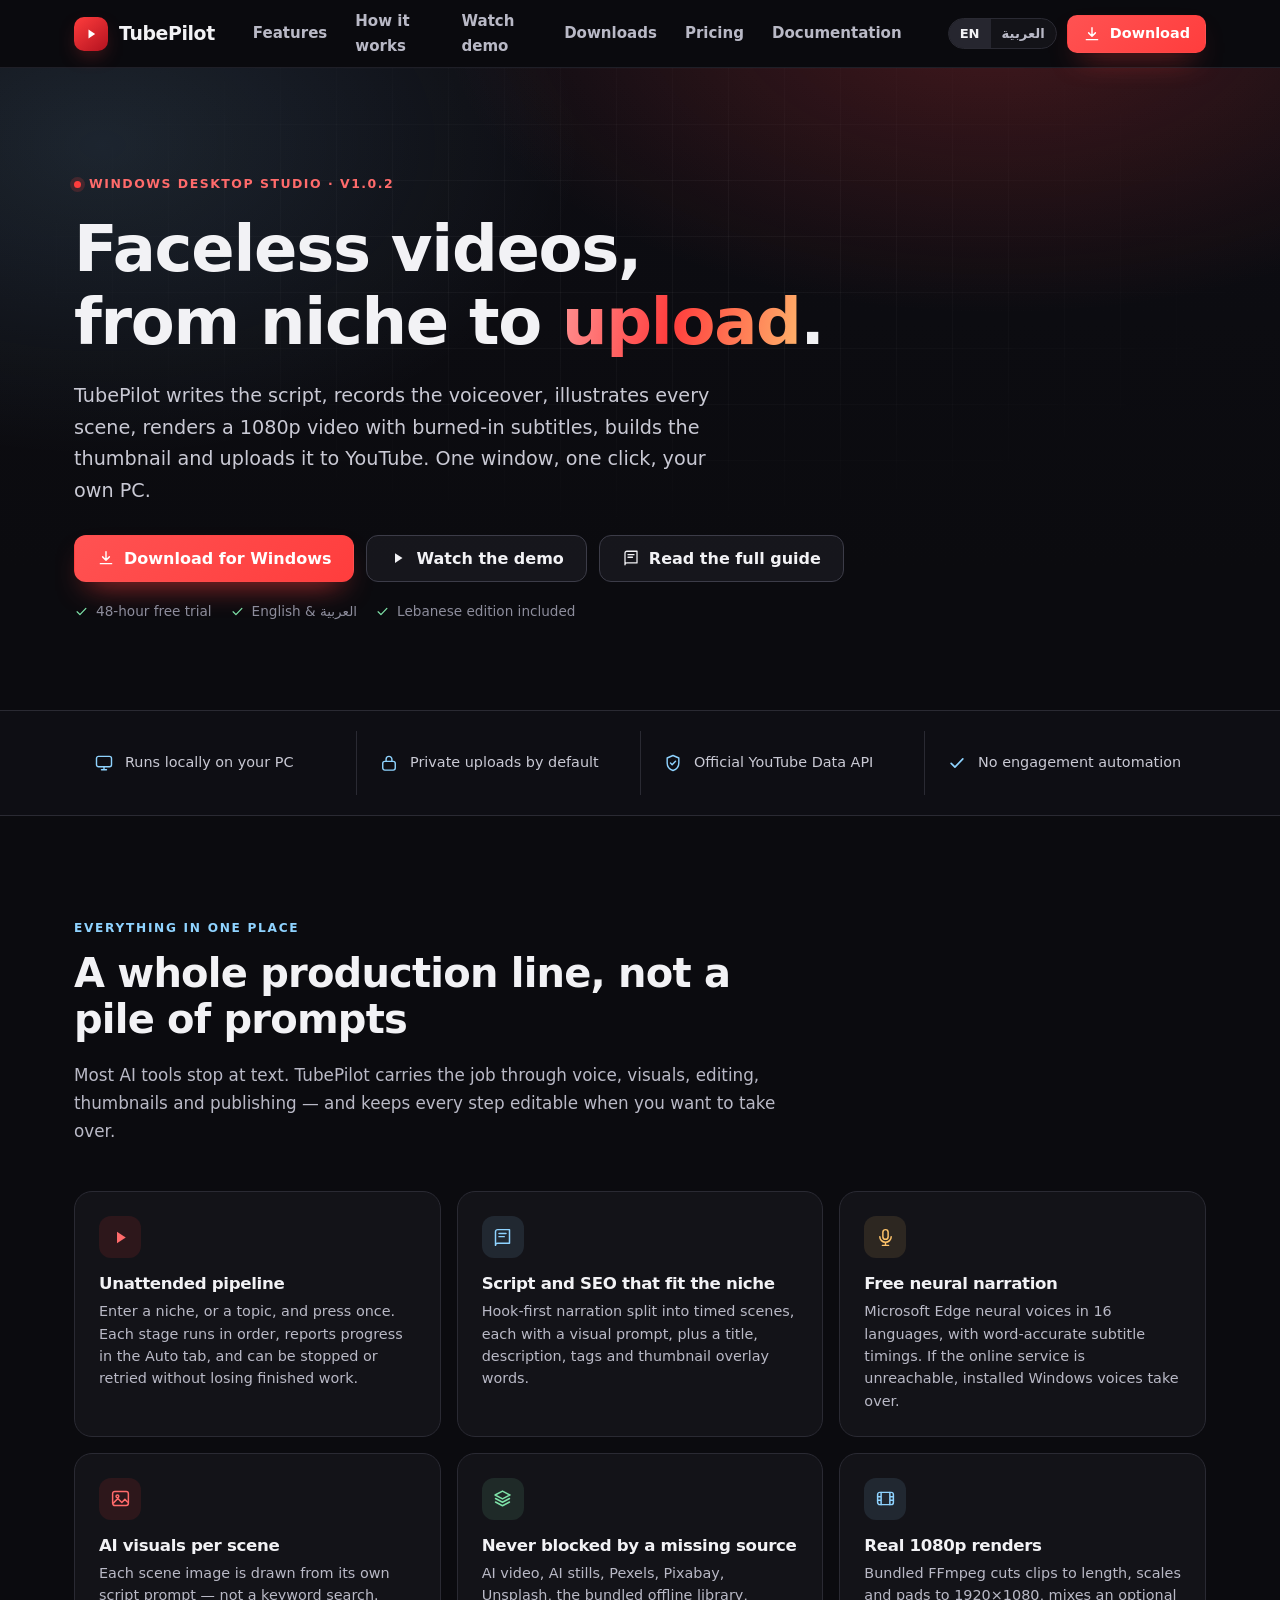
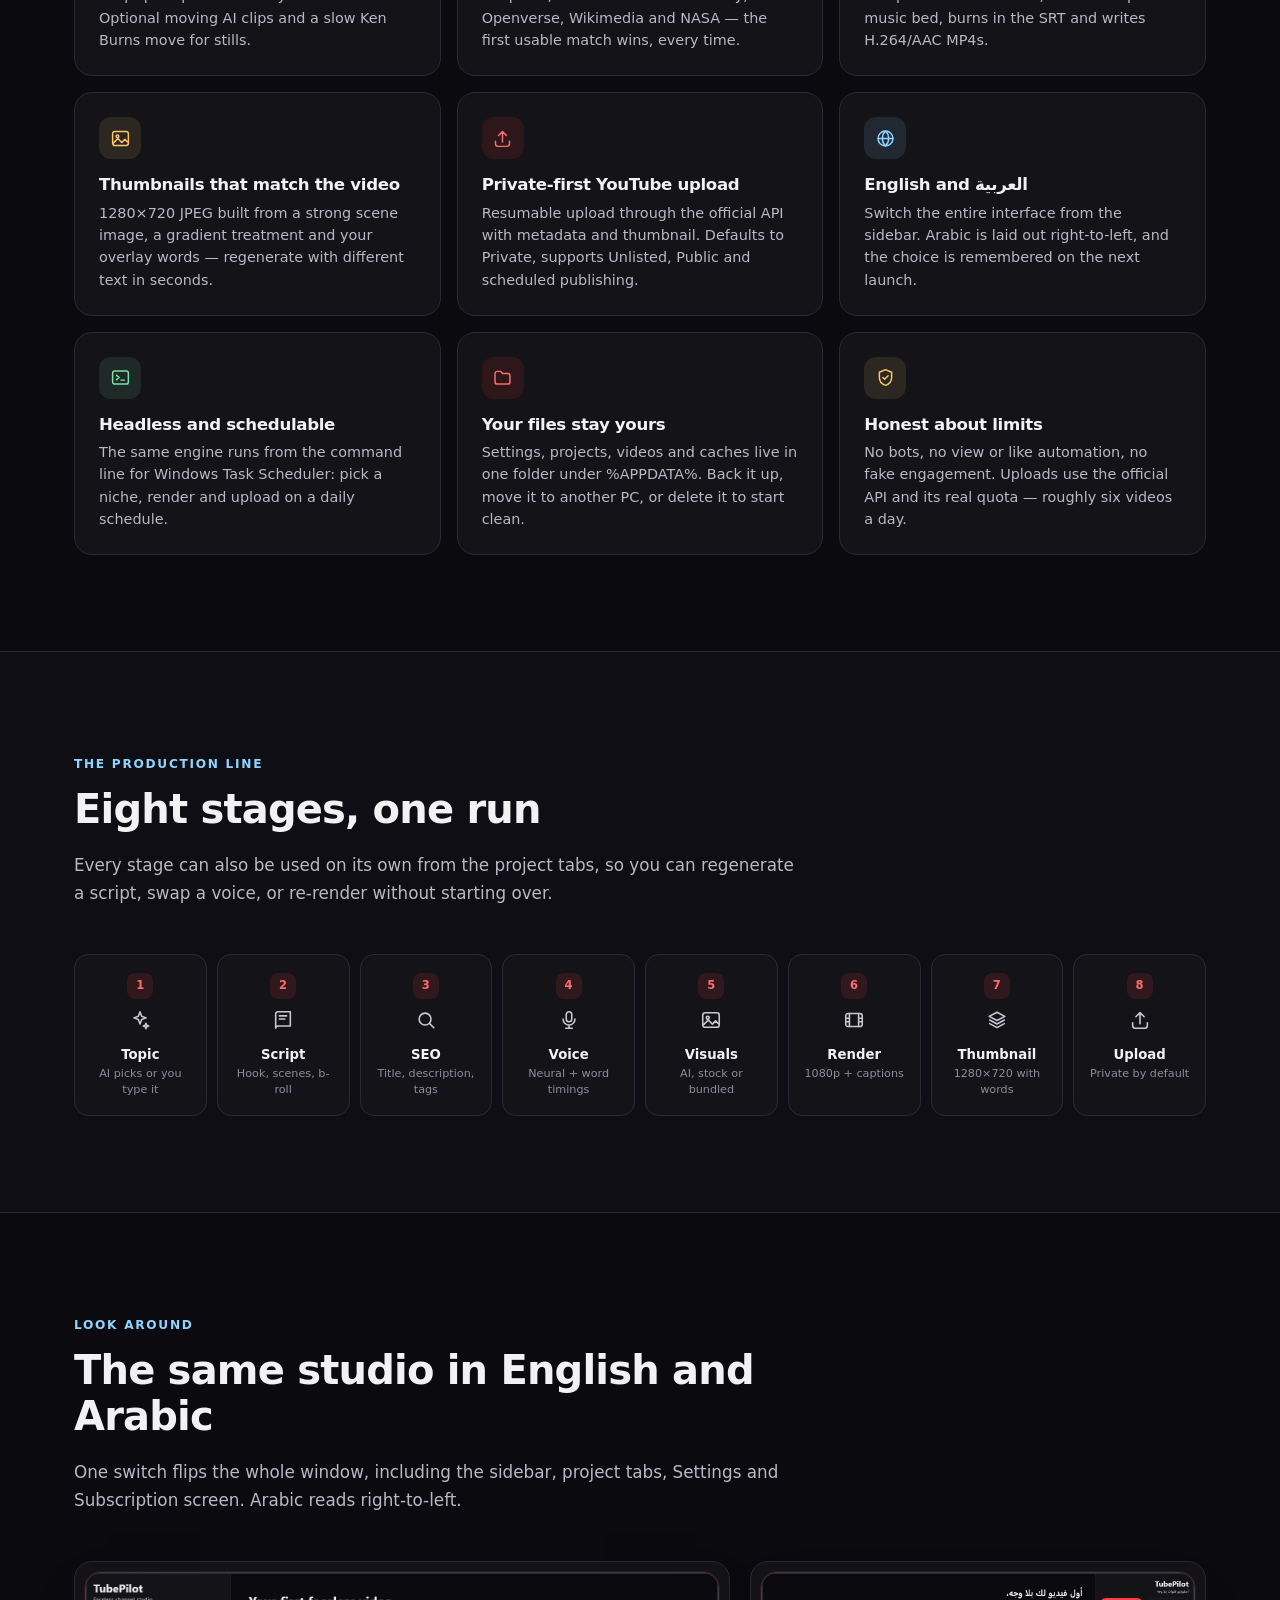
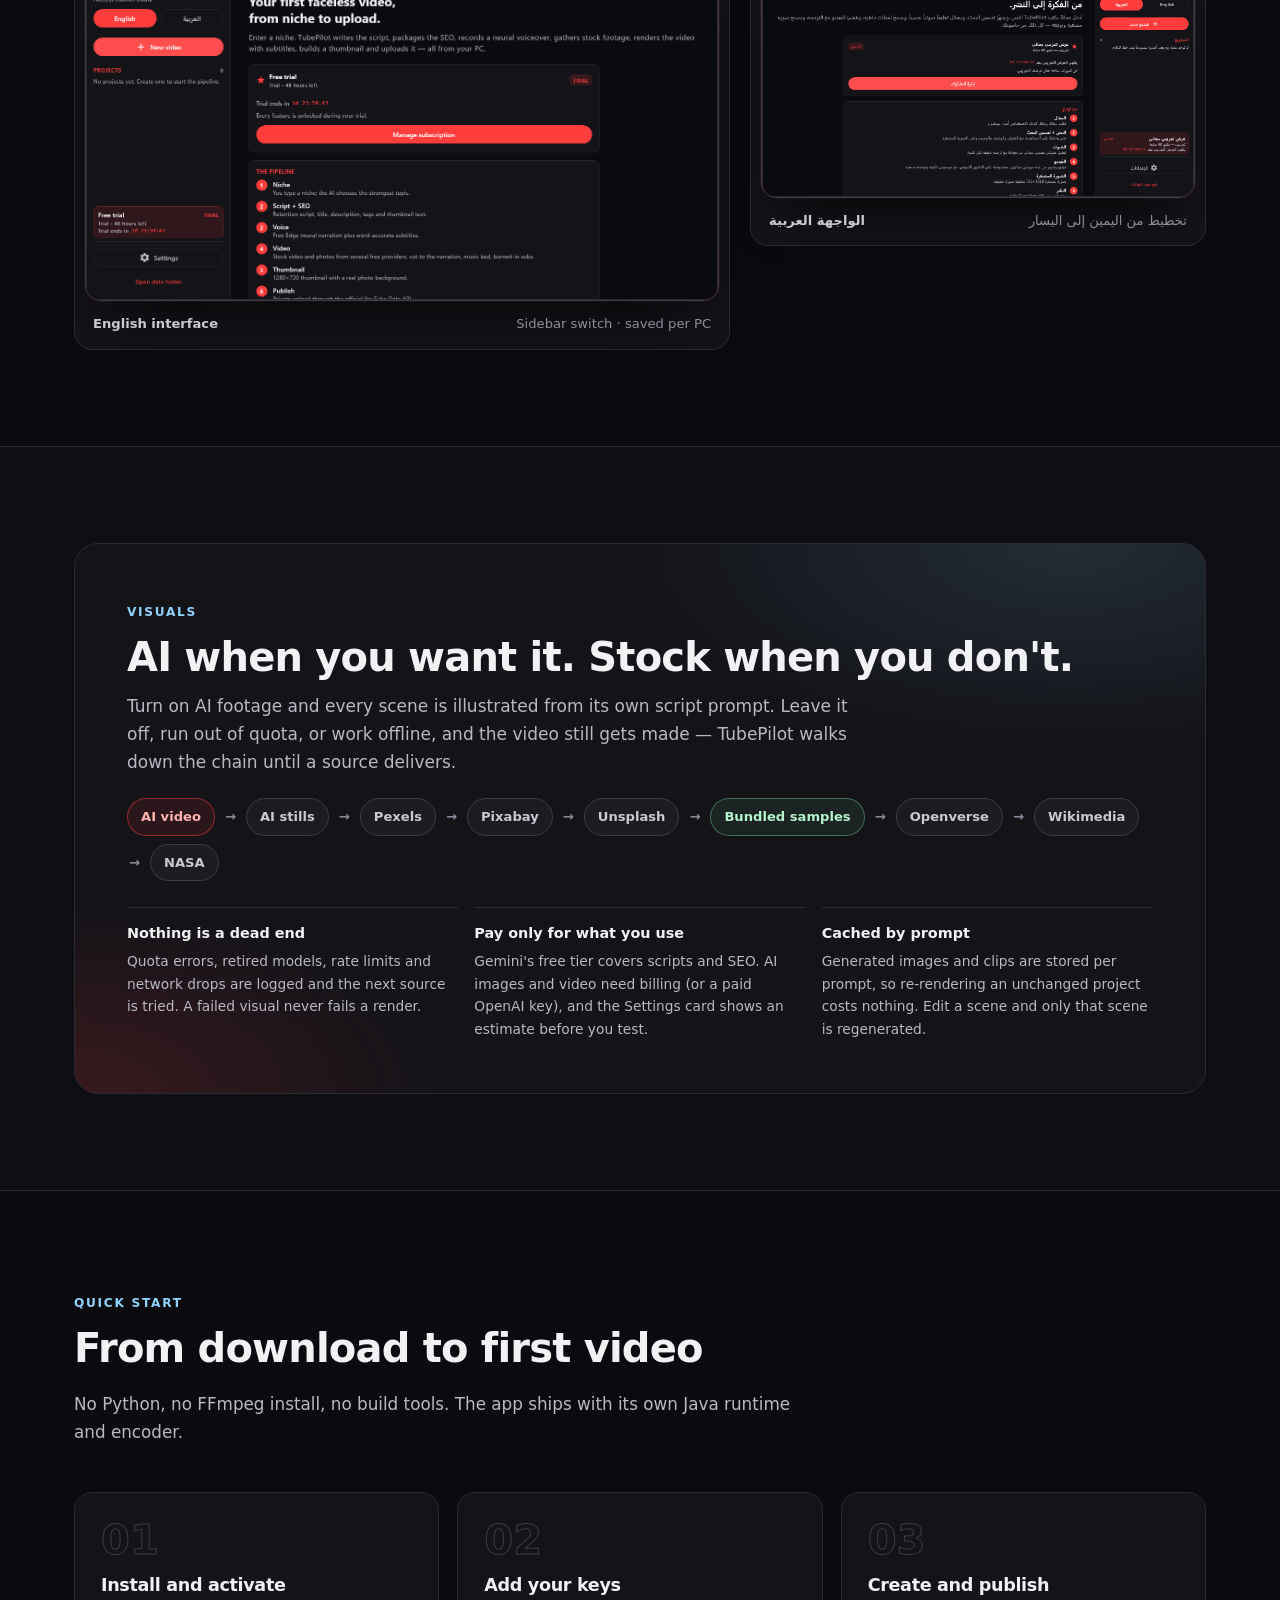
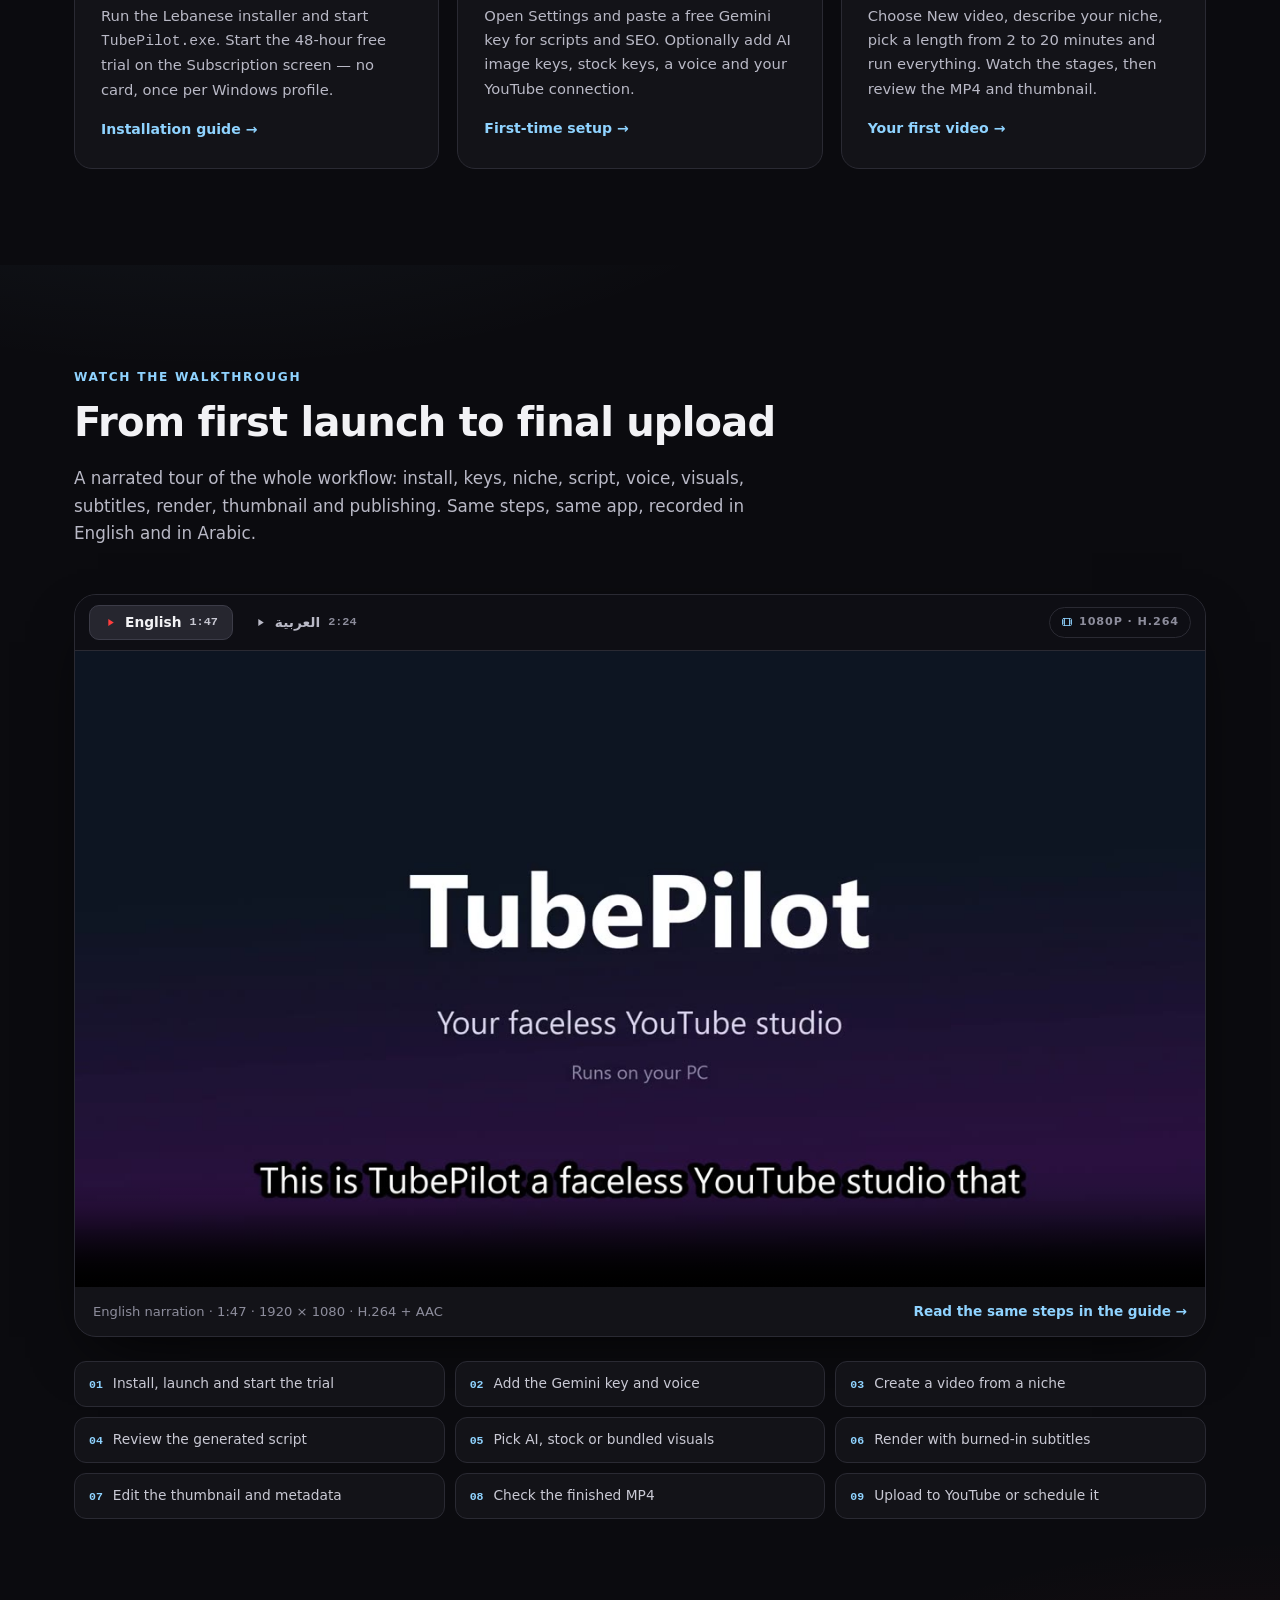
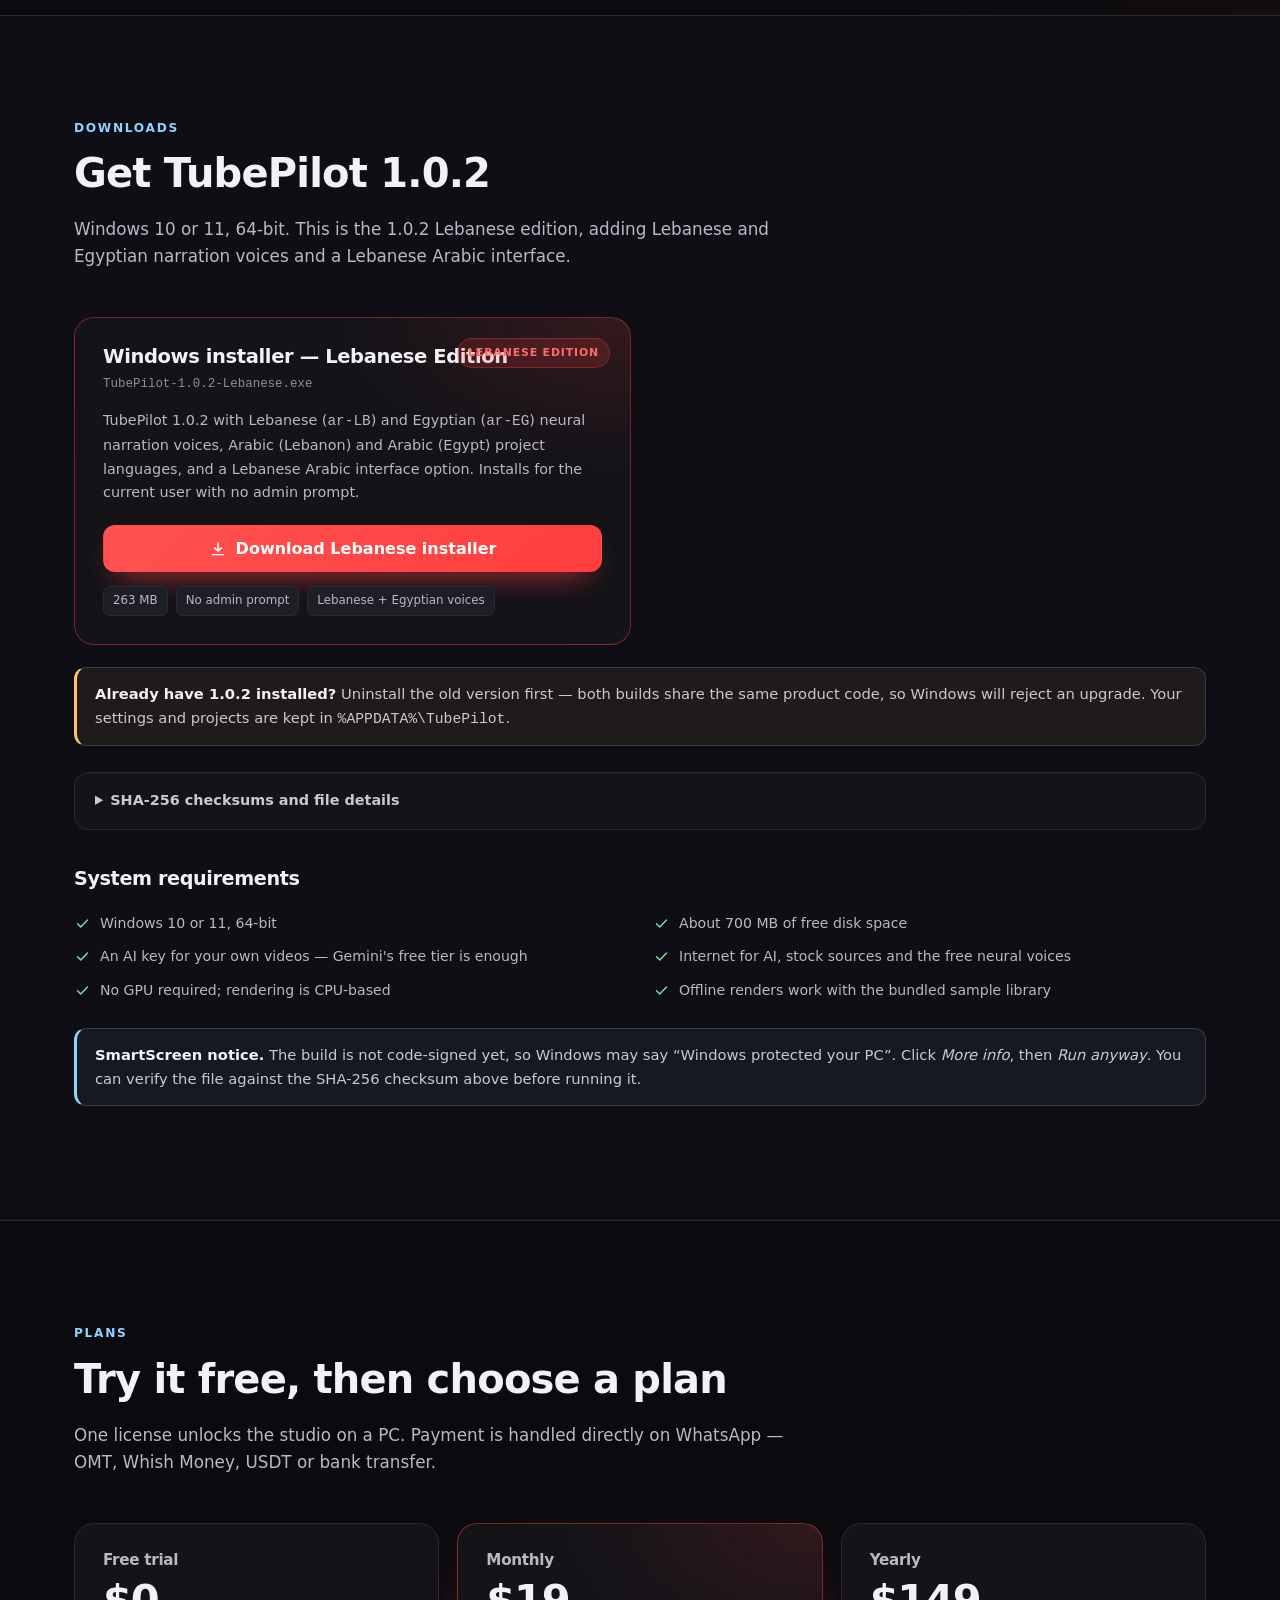
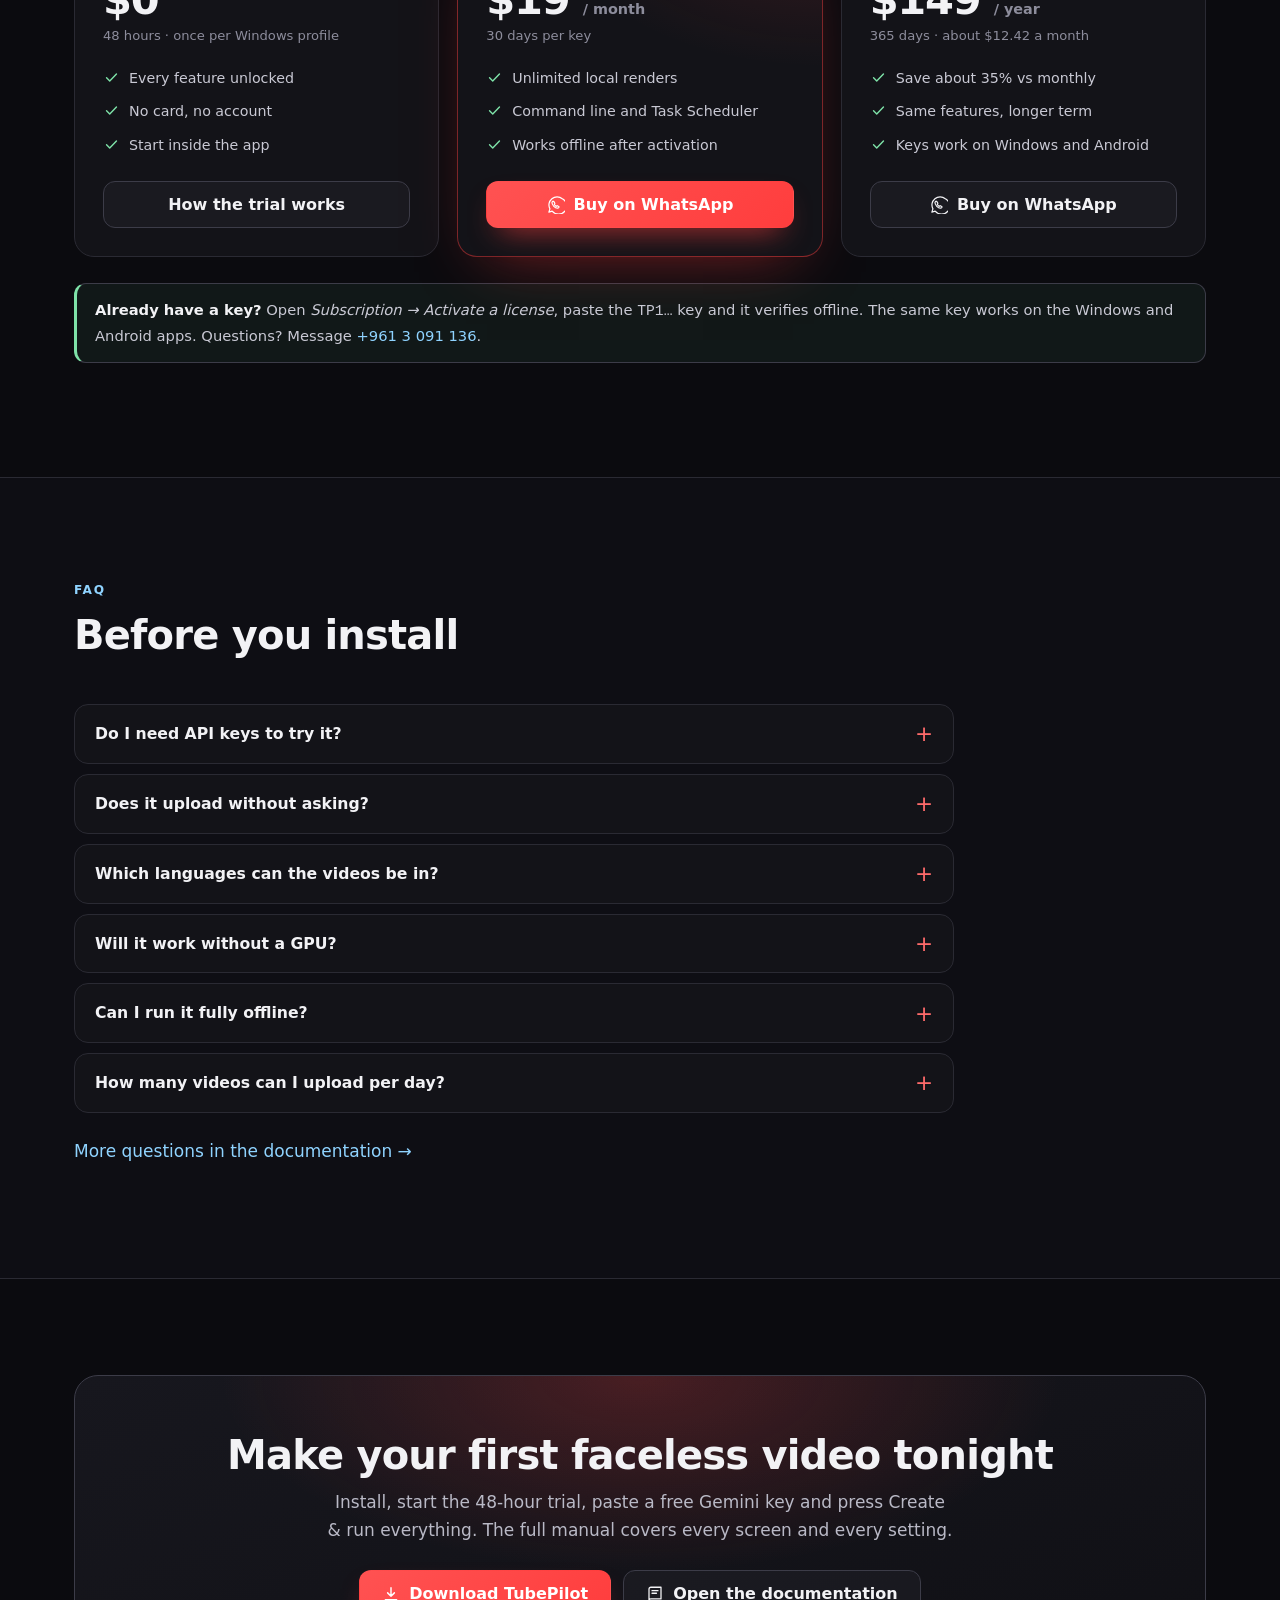
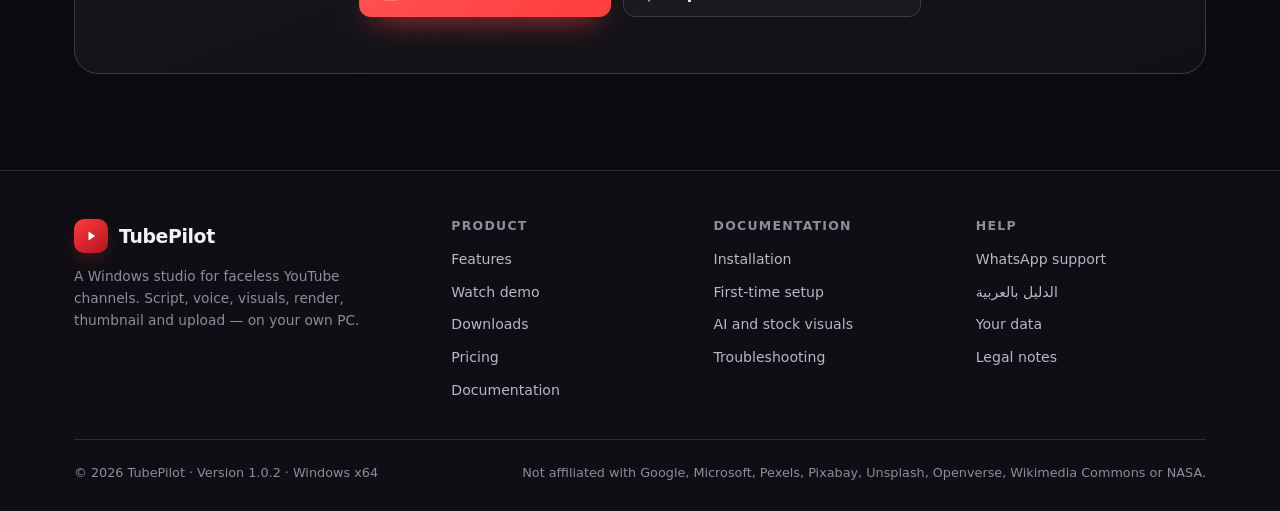
<file: index.html>
<!DOCTYPE html>
<html lang="en" dir="ltr">
<head>
  <meta charset="utf-8">
  <meta name="viewport" content="width=device-width, initial-scale=1">
  <title>TubePilot — faceless YouTube videos, from niche to upload</title>
  <meta name="description" content="TubePilot is a Windows desktop studio that writes the script, records the voiceover, illustrates every scene, renders a 1080p video with subtitles, builds the thumbnail and uploads to YouTube. Free 48-hour trial, English and Arabic interface.">
  <meta name="theme-color" content="#0b0b0f">
  <meta property="og:title" content="TubePilot — faceless videos, from niche to upload">
  <meta property="og:description" content="One click runs script, SEO, neural voice, AI or stock visuals, 1080p render, thumbnail and YouTube upload — on your own PC.">
  <meta property="og:type" content="website">
  <meta property="og:url" content="https://tubepilot-690.netlify.app/">
  <meta property="og:image" content="https://tubepilot-690.netlify.app/assets/social/tubepilot-promo-1200x630.png">
  <meta property="og:image:width" content="1200">
  <meta property="og:image:height" content="630">
  <meta property="og:image:alt" content="TubePilot promo: a dark studio screen showing the eight-stage video pipeline and a finished 1080p render">
  <meta name="twitter:card" content="summary_large_image">
  <meta name="twitter:image" content="https://tubepilot-690.netlify.app/assets/social/tubepilot-promo-1200x630.png">
  <link rel="canonical" href="https://tubepilot-690.netlify.app/">
  <link rel="icon" href="assets/favicon.svg" type="image/svg+xml">
  <link rel="stylesheet" href="assets/styles.css">
</head>
<body>
  <a class="skip-link" href="#main">Skip to content</a>

  <svg xmlns="http://www.w3.org/2000/svg" style="display:none" aria-hidden="true" focusable="false">
    <symbol id="i-spark" viewBox="0 0 24 24" fill="none" stroke="currentColor" stroke-width="1.7" stroke-linecap="round" stroke-linejoin="round">
      <path d="M12 3l1.8 4.9L18.7 9.7l-4.9 1.8L12 16.4l-1.8-4.9L5.3 9.7l4.9-1.8z"/>
      <path d="M18.5 15.5l.8 2.2 2.2.8-2.2.8-.8 2.2-.8-2.2-2.2-.8 2.2-.8z"/>
    </symbol>
    <symbol id="i-book" viewBox="0 0 24 24" fill="none" stroke="currentColor" stroke-width="1.7" stroke-linecap="round" stroke-linejoin="round">
      <path d="M4 5.5A2.5 2.5 0 0 1 6.5 3H20v15.5H6.5A2.5 2.5 0 0 0 4 21z"/>
      <path d="M8 7.5h8M8 11h6"/>
    </symbol>
    <symbol id="i-search" viewBox="0 0 24 24" fill="none" stroke="currentColor" stroke-width="1.7" stroke-linecap="round" stroke-linejoin="round">
      <circle cx="11" cy="11" r="6.5"/><path d="M16 16l4.5 4.5"/>
    </symbol>
    <symbol id="i-mic" viewBox="0 0 24 24" fill="none" stroke="currentColor" stroke-width="1.7" stroke-linecap="round" stroke-linejoin="round">
      <rect x="9" y="3" width="6" height="11" rx="3"/>
      <path d="M5.5 11a6.5 6.5 0 0 0 13 0M12 17.5V21M8.5 21h7"/>
    </symbol>
    <symbol id="i-image" viewBox="0 0 24 24" fill="none" stroke="currentColor" stroke-width="1.7" stroke-linecap="round" stroke-linejoin="round">
      <rect x="3" y="4" width="18" height="16" rx="2.5"/>
      <circle cx="8.5" cy="9.5" r="1.6"/>
      <path d="M4 17l5-5 4.5 4.5L17 13l3 3"/>
    </symbol>
    <symbol id="i-film" viewBox="0 0 24 24" fill="none" stroke="currentColor" stroke-width="1.7" stroke-linecap="round" stroke-linejoin="round">
      <rect x="3" y="5" width="18" height="14" rx="2.5"/>
      <path d="M7 5v14M17 5v14M3 10h4M3 14h4M17 10h4M17 14h4"/>
    </symbol>
    <symbol id="i-upload" viewBox="0 0 24 24" fill="none" stroke="currentColor" stroke-width="1.7" stroke-linecap="round" stroke-linejoin="round">
      <path d="M12 16V4M7.5 8.5L12 4l4.5 4.5"/>
      <path d="M4 15v3a3 3 0 0 0 3 3h10a3 3 0 0 0 3-3v-3"/>
    </symbol>
    <symbol id="i-shield" viewBox="0 0 24 24" fill="none" stroke="currentColor" stroke-width="1.7" stroke-linecap="round" stroke-linejoin="round">
      <path d="M12 3l7 3v6c0 4.4-3 7.7-7 9-4-1.3-7-4.6-7-9V6z"/>
      <path d="M9 12l2 2 4-4"/>
    </symbol>
    <symbol id="i-globe" viewBox="0 0 24 24" fill="none" stroke="currentColor" stroke-width="1.7" stroke-linecap="round" stroke-linejoin="round">
      <circle cx="12" cy="12" r="8.5"/>
      <path d="M3.5 12h17M12 3.5c2.4 2.3 3.6 5.1 3.6 8.5s-1.2 6.2-3.6 8.5c-2.4-2.3-3.6-5.1-3.6-8.5S9.6 5.8 12 3.5z"/>
    </symbol>
    <symbol id="i-key" viewBox="0 0 24 24" fill="none" stroke="currentColor" stroke-width="1.7" stroke-linecap="round" stroke-linejoin="round">
      <circle cx="8" cy="8" r="4"/>
      <path d="M11 11l8.5 8.5M16.5 16.5l2-2M19 19l2-2"/>
    </symbol>
    <symbol id="i-cpu" viewBox="0 0 24 24" fill="none" stroke="currentColor" stroke-width="1.7" stroke-linecap="round" stroke-linejoin="round">
      <rect x="6" y="6" width="12" height="12" rx="2"/>
      <rect x="10" y="10" width="4" height="4" rx="1"/>
      <path d="M9 3v3M15 3v3M9 18v3M15 18v3M3 9h3M3 15h3M18 9h3M18 15h3"/>
    </symbol>
    <symbol id="i-folder" viewBox="0 0 24 24" fill="none" stroke="currentColor" stroke-width="1.7" stroke-linecap="round" stroke-linejoin="round">
      <path d="M3.5 7.5A2.5 2.5 0 0 1 6 5h4l2 2.5h6A2.5 2.5 0 0 1 20.5 10v7A2.5 2.5 0 0 1 18 19.5H6A2.5 2.5 0 0 1 3.5 17z"/>
    </symbol>
    <symbol id="i-check" viewBox="0 0 24 24" fill="none" stroke="currentColor" stroke-width="2" stroke-linecap="round" stroke-linejoin="round">
      <path d="M5 12.5l4.5 4.5L19 7"/>
    </symbol>
    <symbol id="i-download" viewBox="0 0 24 24" fill="none" stroke="currentColor" stroke-width="1.9" stroke-linecap="round" stroke-linejoin="round">
      <path d="M12 3.5V15M7.5 10.5L12 15l4.5-4.5"/>
      <path d="M4.5 19.5h15"/>
    </symbol>
    <symbol id="i-arrow" viewBox="0 0 24 24" fill="none" stroke="currentColor" stroke-width="1.9" stroke-linecap="round" stroke-linejoin="round">
      <path d="M4 12h15M13 6l6 6-6 6"/>
    </symbol>
    <symbol id="i-play" viewBox="0 0 24 24" fill="currentColor">
      <path d="M8 5.5v13l10-6.5z"/>
    </symbol>
    <symbol id="i-whatsapp" viewBox="0 0 24 24" fill="none" stroke="currentColor" stroke-width="1.6" stroke-linecap="round" stroke-linejoin="round">
      <path d="M20.4 3.6A10.9 10.9 0 0 0 3.9 17.2L2.5 21.5l4.4-1.4A10.9 10.9 0 1 0 20.4 3.6z"/>
      <path d="M8.7 7.4c.3-.1.6 0 .8.4l.9 1.8c.1.3.1.6-.1.8l-.7.7c.6 1.2 1.5 2.1 2.7 2.7l.7-.7c.2-.2.5-.2.8-.1l1.8.9c.4.2.5.5.4.8-.2.8-.9 1.4-1.7 1.5-3.3.5-8.1-4.3-7.6-7.6.1-.9.7-1.6 1.5-1.8z"/>
    </symbol>
    <symbol id="i-monitor" viewBox="0 0 24 24" fill="none" stroke="currentColor" stroke-width="1.7" stroke-linecap="round" stroke-linejoin="round">
      <rect x="3" y="4" width="18" height="12.5" rx="2.5"/>
      <path d="M9 20h6M12 16.5V20"/>
    </symbol>
    <symbol id="i-layers" viewBox="0 0 24 24" fill="none" stroke="currentColor" stroke-width="1.7" stroke-linecap="round" stroke-linejoin="round">
      <path d="M12 3.5l8.5 4.5L12 12.5 3.5 8z"/>
      <path d="M4 12l8 4.3 8-4.3M4 16l8 4.3 8-4.3"/>
    </symbol>
    <symbol id="i-clock" viewBox="0 0 24 24" fill="none" stroke="currentColor" stroke-width="1.7" stroke-linecap="round" stroke-linejoin="round">
      <circle cx="12" cy="12" r="8.5"/><path d="M12 7.5V12l3.2 2"/>
    </symbol>
    <symbol id="i-terminal" viewBox="0 0 24 24" fill="none" stroke="currentColor" stroke-width="1.7" stroke-linecap="round" stroke-linejoin="round">
      <rect x="3" y="4.5" width="18" height="15" rx="2.5"/>
      <path d="M7.5 9.5l3 2.5-3 2.5M12.5 15h4"/>
    </symbol>
    <symbol id="i-lock" viewBox="0 0 24 24" fill="none" stroke="currentColor" stroke-width="1.7" stroke-linecap="round" stroke-linejoin="round">
      <rect x="4.5" y="10" width="15" height="10.5" rx="2.5"/>
      <path d="M8.5 10V7.5a3.5 3.5 0 0 1 7 0V10"/>
    </symbol>
    <symbol id="i-menu" viewBox="0 0 24 24" fill="none" stroke="currentColor" stroke-width="2" stroke-linecap="round">
      <path d="M4 7h16M4 12h16M4 17h16"/>
    </symbol>
    <symbol id="i-refresh" viewBox="0 0 24 24" fill="none" stroke="currentColor" stroke-width="1.7" stroke-linecap="round" stroke-linejoin="round">
      <path d="M20 12a8 8 0 1 1-2.6-5.9"/>
      <path d="M20 4v4.5h-4.5"/>
    </symbol>
    <symbol id="i-cap" viewBox="0 0 24 24" fill="none" stroke="currentColor" stroke-width="1.7" stroke-linecap="round" stroke-linejoin="round">
      <path d="M12 4L2.5 8.5 12 13l9.5-4.5z"/>
      <path d="M6 10.5V15c0 1.7 2.7 3 6 3s6-1.3 6-3v-4.5"/>
    </symbol>
  </svg>

  <header class="site-header">
    <div class="wrap">
      <a class="brand" href="index.html">
        <span class="brand-mark">
          <svg viewBox="0 0 24 24" fill="none" aria-hidden="true">
            <path d="M9 6.5l8 5.5-8 5.5z" fill="#fff"/>
          </svg>
        </span>
        TubePilot
      </a>
      <nav class="nav" id="site-nav" aria-label="Main">
        <a href="index.html#features">Features</a>
        <a href="index.html#how">How it works</a>
        <a href="index.html#demo">Watch demo</a>
        <a href="index.html#downloads">Downloads</a>
        <a href="index.html#pricing">Pricing</a>
        <a href="docs.html">Documentation</a>
      </nav>
      <div class="header-actions">
        <div class="lang-switch" role="group" aria-label="Language">
          <a href="index.html" aria-current="true" hreflang="en">EN</a>
          <a href="index-ar.html" hreflang="ar" lang="ar">العربية</a>
        </div>
        <a class="btn btn-primary btn-sm" href="#downloads">
          <svg aria-hidden="true"><use href="#i-download"/></svg>
          Download
        </a>
        <button class="nav-toggle" type="button" aria-expanded="false" aria-controls="site-nav" aria-label="Menu">
          <svg aria-hidden="true"><use href="#i-menu"/></svg>
        </button>
      </div>
    </div>
  </header>

  <main id="main">

    <section class="hero">
      <div class="wrap">
        <div class="hero-copy">
          <span class="eyebrow">Windows desktop studio · v1.0.2</span>
          <h1>Faceless videos,<br>from niche to <span class="grad">upload</span>.</h1>
          <p class="hero-lead">
            TubePilot writes the script, records the voiceover, illustrates every scene,
            renders a 1080p video with burned-in subtitles, builds the thumbnail and uploads
            it to YouTube. One window, one click, your own PC.
          </p>
          <div class="hero-cta">
            <a class="btn btn-primary" href="#downloads">
              <svg aria-hidden="true"><use href="#i-download"/></svg>
              Download for Windows
            </a>
            <a class="btn btn-ghost" href="#demo">
              <svg aria-hidden="true"><use href="#i-play"/></svg>
              Watch the demo
            </a>
            <a class="btn btn-ghost" href="docs.html">
              <svg aria-hidden="true"><use href="#i-book"/></svg>
              Read the full guide
            </a>
          </div>
          <div class="hero-meta">
            <span><svg aria-hidden="true"><use href="#i-check"/></svg> 48-hour free trial</span>
            <span><svg aria-hidden="true"><use href="#i-check"/></svg> English &amp; العربية</span>
            <span><svg aria-hidden="true"><use href="#i-check"/></svg> Lebanese edition included</span>
          </div>
        </div>
      </div>
    </section>

    <div class="trust">
      <div class="wrap">
        <div><svg aria-hidden="true"><use href="#i-monitor"/></svg> Runs locally on your PC</div>
        <div><svg aria-hidden="true"><use href="#i-lock"/></svg> Private uploads by default</div>
        <div><svg aria-hidden="true"><use href="#i-shield"/></svg> Official YouTube Data API</div>
        <div><svg aria-hidden="true"><use href="#i-check"/></svg> No engagement automation</div>
      </div>
    </div>

    <section class="section" id="features">
      <div class="wrap">
        <div class="section-head">
          <span class="section-kicker">Everything in one place</span>
          <h2>A whole production line, not a pile of prompts</h2>
          <p>
            Most AI tools stop at text. TubePilot carries the job through voice, visuals,
            editing, thumbnails and publishing — and keeps every step editable when you want
            to take over.
          </p>
        </div>

        <div class="grid grid-3">
          <article class="card">
            <span class="ico"><svg aria-hidden="true"><use href="#i-play"/></svg></span>
            <h3>Unattended pipeline</h3>
            <p>Enter a niche, or a topic, and press once. Each stage runs in order, reports progress in the Auto tab, and can be stopped or retried without losing finished work.</p>
          </article>
          <article class="card">
            <span class="ico blue"><svg aria-hidden="true"><use href="#i-book"/></svg></span>
            <h3>Script and SEO that fit the niche</h3>
            <p>Hook-first narration split into timed scenes, each with a visual prompt, plus a title, description, tags and thumbnail overlay words.</p>
          </article>
          <article class="card">
            <span class="ico gold"><svg aria-hidden="true"><use href="#i-mic"/></svg></span>
            <h3>Free neural narration</h3>
            <p>Microsoft Edge neural voices in 16 languages, with word-accurate subtitle timings. If the online service is unreachable, installed Windows voices take over.</p>
          </article>
          <article class="card">
            <span class="ico"><svg aria-hidden="true"><use href="#i-image"/></svg></span>
            <h3>AI visuals per scene</h3>
            <p>Each scene image is drawn from its own script prompt — not a keyword search. Optional moving AI clips and a slow Ken Burns move for stills.</p>
          </article>
          <article class="card">
            <span class="ico green"><svg aria-hidden="true"><use href="#i-layers"/></svg></span>
            <h3>Never blocked by a missing source</h3>
            <p>AI video, AI stills, Pexels, Pixabay, Unsplash, the bundled offline library, Openverse, Wikimedia and NASA — the first usable match wins, every time.</p>
          </article>
          <article class="card">
            <span class="ico blue"><svg aria-hidden="true"><use href="#i-film"/></svg></span>
            <h3>Real 1080p renders</h3>
            <p>Bundled FFmpeg cuts clips to length, scales and pads to 1920×1080, mixes an optional music bed, burns in the SRT and writes H.264/AAC MP4s.</p>
          </article>
          <article class="card">
            <span class="ico gold"><svg aria-hidden="true"><use href="#i-image"/></svg></span>
            <h3>Thumbnails that match the video</h3>
            <p>1280×720 JPEG built from a strong scene image, a gradient treatment and your overlay words — regenerate with different text in seconds.</p>
          </article>
          <article class="card">
            <span class="ico"><svg aria-hidden="true"><use href="#i-upload"/></svg></span>
            <h3>Private-first YouTube upload</h3>
            <p>Resumable upload through the official API with metadata and thumbnail. Defaults to Private, supports Unlisted, Public and scheduled publishing.</p>
          </article>
          <article class="card">
            <span class="ico blue"><svg aria-hidden="true"><use href="#i-globe"/></svg></span>
            <h3>English and العربية</h3>
            <p>Switch the entire interface from the sidebar. Arabic is laid out right-to-left, and the choice is remembered on the next launch.</p>
          </article>
          <article class="card">
            <span class="ico green"><svg aria-hidden="true"><use href="#i-terminal"/></svg></span>
            <h3>Headless and schedulable</h3>
            <p>The same engine runs from the command line for Windows Task Scheduler: pick a niche, render and upload on a daily schedule.</p>
          </article>
          <article class="card">
            <span class="ico"><svg aria-hidden="true"><use href="#i-folder"/></svg></span>
            <h3>Your files stay yours</h3>
            <p>Settings, projects, videos and caches live in one folder under %APPDATA%. Back it up, move it to another PC, or delete it to start clean.</p>
          </article>
          <article class="card">
            <span class="ico gold"><svg aria-hidden="true"><use href="#i-shield"/></svg></span>
            <h3>Honest about limits</h3>
            <p>No bots, no view or like automation, no fake engagement. Uploads use the official API and its real quota — roughly six videos a day.</p>
          </article>
        </div>
      </div>
    </section>

    <section class="section section-alt" id="pipeline">
      <div class="wrap">
        <div class="section-head">
          <span class="section-kicker">The production line</span>
          <h2>Eight stages, one run</h2>
          <p>Every stage can also be used on its own from the project tabs, so you can regenerate a script, swap a voice, or re-render without starting over.</p>
        </div>
        <ol class="pipeline" style="list-style:none;margin:0;padding:0">
          <li class="pipe-step"><span class="n">1</span><svg aria-hidden="true"><use href="#i-spark"/></svg><b>Topic</b><small>AI picks or you type it</small></li>
          <li class="pipe-step"><span class="n">2</span><svg aria-hidden="true"><use href="#i-book"/></svg><b>Script</b><small>Hook, scenes, b-roll</small></li>
          <li class="pipe-step"><span class="n">3</span><svg aria-hidden="true"><use href="#i-search"/></svg><b>SEO</b><small>Title, description, tags</small></li>
          <li class="pipe-step"><span class="n">4</span><svg aria-hidden="true"><use href="#i-mic"/></svg><b>Voice</b><small>Neural + word timings</small></li>
          <li class="pipe-step"><span class="n">5</span><svg aria-hidden="true"><use href="#i-image"/></svg><b>Visuals</b><small>AI, stock or bundled</small></li>
          <li class="pipe-step"><span class="n">6</span><svg aria-hidden="true"><use href="#i-film"/></svg><b>Render</b><small>1080p + captions</small></li>
          <li class="pipe-step"><span class="n">7</span><svg aria-hidden="true"><use href="#i-layers"/></svg><b>Thumbnail</b><small>1280×720 with words</small></li>
          <li class="pipe-step"><span class="n">8</span><svg aria-hidden="true"><use href="#i-upload"/></svg><b>Upload</b><small>Private by default</small></li>
        </ol>
      </div>
    </section>

    <section class="section" id="screens">
      <div class="wrap">
        <div class="section-head">
          <span class="section-kicker">Look around</span>
          <h2>The same studio in English and Arabic</h2>
          <p>One switch flips the whole window, including the sidebar, project tabs, Settings and Subscription screen. Arabic reads right-to-left.</p>
        </div>
        <div class="shots">
          <figure class="shot" style="margin:0">
            <div class="window">
              <img src="assets/screenshots/home-en.png" width="1366" height="705" loading="lazy" alt="TubePilot home screen in English with the sidebar language switch and pipeline cards">
            </div>
            <figcaption><b>English interface</b><span>Sidebar switch · saved per PC</span></figcaption>
          </figure>
          <figure class="shot" style="margin:0">
            <div class="window">
              <img src="assets/screenshots/home-ar.png" width="1366" height="705" loading="lazy" alt="TubePilot home screen in Arabic, laid out right to left">
            </div>
            <figcaption><b lang="ar">الواجهة العربية</b><span lang="ar">تخطيط من اليمين إلى اليسار</span></figcaption>
          </figure>
        </div>
      </div>
    </section>

    <section class="section section-alt" id="ai">
      <div class="wrap">
        <div class="ai-band">
          <span class="section-kicker">Visuals</span>
          <h2>AI when you want it. Stock when you don't.</h2>
          <p>
            Turn on AI footage and every scene is illustrated from its own script prompt.
            Leave it off, run out of quota, or work offline, and the video still gets made —
            TubePilot walks down the chain until a source delivers.
          </p>
          <ul class="chain" aria-label="Visual source order">
            <li>AI video</li>
            <li class="sep" aria-hidden="true">→</li>
            <li>AI stills</li>
            <li class="sep" aria-hidden="true">→</li>
            <li>Pexels</li>
            <li class="sep" aria-hidden="true">→</li>
            <li>Pixabay</li>
            <li class="sep" aria-hidden="true">→</li>
            <li>Unsplash</li>
            <li class="sep" aria-hidden="true">→</li>
            <li class="sample">Bundled samples</li>
            <li class="sep" aria-hidden="true">→</li>
            <li>Openverse</li>
            <li class="sep" aria-hidden="true">→</li>
            <li>Wikimedia</li>
            <li class="sep" aria-hidden="true">→</li>
            <li>NASA</li>
          </ul>
          <div class="ai-notes">
            <div>
              <b>Nothing is a dead end</b>
              Quota errors, retired models, rate limits and network drops are logged and the next source is tried. A failed visual never fails a render.
            </div>
            <div>
              <b>Pay only for what you use</b>
              Gemini's free tier covers scripts and SEO. AI images and video need billing (or a paid OpenAI key), and the Settings card shows an estimate before you test.
            </div>
            <div>
              <b>Cached by prompt</b>
              Generated images and clips are stored per prompt, so re-rendering an unchanged project costs nothing. Edit a scene and only that scene is regenerated.
            </div>
          </div>
        </div>
      </div>
    </section>

    <section class="section" id="how">
      <div class="wrap">
        <div class="section-head">
          <span class="section-kicker">Quick start</span>
          <h2>From download to first video</h2>
          <p>No Python, no FFmpeg install, no build tools. The app ships with its own Java runtime and encoder.</p>
        </div>
        <div class="steps">
          <article class="step">
            <span class="num">01</span>
            <h3>Install and activate</h3>
            <p>Run the Lebanese installer and start <code>TubePilot.exe</code>. Start the 48-hour free trial on the Subscription screen — no card, once per Windows profile.</p>
            <a href="docs.html#install">Installation guide <span aria-hidden="true">→</span></a>
          </article>
          <article class="step">
            <span class="num">02</span>
            <h3>Add your keys</h3>
            <p>Open Settings and paste a free Gemini key for scripts and SEO. Optionally add AI image keys, stock keys, a voice and your YouTube connection.</p>
            <a href="docs.html#setup">First-time setup <span aria-hidden="true">→</span></a>
          </article>
          <article class="step">
            <span class="num">03</span>
            <h3>Create and publish</h3>
            <p>Choose New video, describe your niche, pick a length from 2 to 20 minutes and run everything. Watch the stages, then review the MP4 and thumbnail.</p>
            <a href="docs.html#first-video">Your first video <span aria-hidden="true">→</span></a>
          </article>
        </div>
      </div>
    </section>

    <section class="section demo" id="demo">
      <div class="wrap">
        <div class="section-head">
          <span class="section-kicker">Watch the walkthrough</span>
          <h2>From first launch to final upload</h2>
          <p>
            A narrated tour of the whole workflow: install, keys, niche, script, voice,
            visuals, subtitles, render, thumbnail and publishing. Same steps, same app,
            recorded in English and in Arabic.
          </p>
        </div>

        <div class="video-card" data-video>
          <div class="video-bar">
            <div class="video-tabs" role="tablist" aria-label="Walkthrough language">
              <button type="button" role="tab" aria-selected="true" tabindex="0" aria-controls="walkthrough"
                data-src="assets/video/walkthrough-en.mp4"
                data-poster="assets/video/poster-en.jpg"
                data-label="TubePilot walkthrough in English"
                data-caption="English narration · 1:47 · 1920 × 1080 · H.264 + AAC">
                <svg aria-hidden="true"><use href="#i-play"/></svg>
                English <span>1:47</span>
              </button>
              <button type="button" role="tab" aria-selected="false" tabindex="-1" aria-controls="walkthrough" lang="ar"
                data-src="assets/video/walkthrough-ar.mp4"
                data-poster="assets/video/poster-ar.jpg"
                data-label="شرح TubePilot بالعربية"
                data-caption="تعليق عربي · 2:24 · 1920 × 1080 · H.264 + AAC">
                <svg aria-hidden="true"><use href="#i-play"/></svg>
                العربية <span>2:24</span>
              </button>
            </div>
            <span class="video-pill"><svg aria-hidden="true"><use href="#i-film"/></svg> 1080p · H.264</span>
          </div>

          <div class="video-frame">
            <video id="walkthrough" controls playsinline preload="metadata"
              poster="assets/video/poster-en.jpg"
              src="assets/video/walkthrough-en.mp4"
              aria-label="TubePilot walkthrough in English">
              Your browser cannot play this video.
              <a href="assets/video/walkthrough-en.mp4">Download the walkthrough</a>.
            </video>
          </div>

          <div class="video-meta">
            <p data-video-caption>English narration · 1:47 · 1920 × 1080 · H.264 + AAC</p>
            <a href="docs.html#first-video">Read the same steps in the guide <span aria-hidden="true">→</span></a>
          </div>
        </div>

        <ol class="video-agenda">
          <li><span>01</span> Install, launch and start the trial</li>
          <li><span>02</span> Add the Gemini key and voice</li>
          <li><span>03</span> Create a video from a niche</li>
          <li><span>04</span> Review the generated script</li>
          <li><span>05</span> Pick AI, stock or bundled visuals</li>
          <li><span>06</span> Render with burned-in subtitles</li>
          <li><span>07</span> Edit the thumbnail and metadata</li>
          <li><span>08</span> Check the finished MP4</li>
          <li><span>09</span> Upload to YouTube or schedule it</li>
        </ol>
      </div>
    </section>

    <section class="section section-alt" id="downloads">
      <div class="wrap">
        <div class="section-head">
          <span class="section-kicker">Downloads</span>
          <h2>Get TubePilot 1.0.2</h2>
          <p>Windows 10 or 11, 64-bit. This is the 1.0.2 Lebanese edition, adding Lebanese and Egyptian narration voices and a Lebanese Arabic interface.</p>
          <p class="downloads-total" data-download-total hidden></p>
        </div>

        <div class="downloads-grid">
          <article class="download-card primary">
            <span class="tag">Lebanese edition</span>
            <h3>Windows installer — Lebanese Edition</h3>
            <div class="file">TubePilot-1.0.2-Lebanese.exe</div>
            <p>
              TubePilot 1.0.2 with Lebanese (<code>ar-LB</code>) and Egyptian (<code>ar-EG</code>)
              neural narration voices, Arabic (Lebanon) and Arabic (Egypt) project languages, and a
              Lebanese Arabic interface option. Installs for the current user with no admin prompt.
            </p>
            <a class="btn btn-primary btn-block" data-download="TubePilot-1.0.2-Lebanese.exe" href="downloads/TubePilot-1.0.2-Lebanese.exe" download>
              <svg aria-hidden="true"><use href="#i-download"/></svg>
              Download Lebanese installer
            </a>
            <div class="download-meta">
              <span class="download-count" data-download-count="TubePilot-1.0.2-Lebanese.exe" hidden></span>
              <span>263 MB</span>
              <span>No admin prompt</span>
              <span>Lebanese + Egyptian voices</span>
            </div>
          </article>
        </div>

        <div class="callout warn" style="margin-top:22px">
          <p><strong>Already have 1.0.2 installed?</strong> Uninstall the old version first — both
          builds share the same product code, so Windows will reject an upgrade. Your settings and
          projects are kept in <code>%APPDATA%\TubePilot</code>.</p>
        </div>

        <details class="hash-box">
          <summary>SHA-256 checksums and file details</summary>
          <div class="hash-row">
            <span>TubePilot-1.0.2-Lebanese.exe · 275,423,232 bytes</span>
            <code>06e9f453d979cd58f7ddd4c73cf9958c765e3e8192a98ec9ed5c2c4f66afd26d</code>
          </div>
          <div class="hash-row">
            <span>Verify in PowerShell</span>
            <code>Get-FileHash .\TubePilot-1.0.2-Lebanese.exe -Algorithm SHA256</code>
          </div>
          <div class="hash-row">
            <span>More files</span>
            <code><a href="downloads/SHA256SUMS.txt">SHA256SUMS.txt</a> · sample videos and walkthroughs are in the release folder</code>
          </div>
        </details>

        <h3 style="margin-top:38px">System requirements</h3>
        <ul class="req-list">
          <li><svg aria-hidden="true"><use href="#i-check"/></svg> Windows 10 or 11, 64-bit</li>
          <li><svg aria-hidden="true"><use href="#i-check"/></svg> About 700 MB of free disk space</li>
          <li><svg aria-hidden="true"><use href="#i-check"/></svg> An AI key for your own videos — Gemini's free tier is enough</li>
          <li><svg aria-hidden="true"><use href="#i-check"/></svg> Internet for AI, stock sources and the free neural voices</li>
          <li><svg aria-hidden="true"><use href="#i-check"/></svg> No GPU required; rendering is CPU-based</li>
          <li><svg aria-hidden="true"><use href="#i-check"/></svg> Offline renders work with the bundled sample library</li>
        </ul>

        <div class="callout note" style="margin-top:26px">
          <p><strong>SmartScreen notice.</strong> The build is not code-signed yet, so Windows may say
          “Windows protected your PC”. Click <em>More info</em>, then <em>Run anyway</em>. You can verify
          the file against the SHA-256 checksum above before running it.</p>
        </div>
      </div>
    </section>

    <section class="section" id="pricing">
      <div class="wrap">
        <div class="section-head">
          <span class="section-kicker">Plans</span>
          <h2>Try it free, then choose a plan</h2>
          <p>One license unlocks the studio on a PC. Payment is handled directly on WhatsApp — OMT, Whish Money, USDT or bank transfer.</p>
        </div>
        <div class="pricing">
          <article class="price-card">
            <h3>Free trial</h3>
            <div class="price">$0</div>
            <div class="price-note">48 hours · once per Windows profile</div>
            <ul>
              <li><svg aria-hidden="true"><use href="#i-check"/></svg> Every feature unlocked</li>
              <li><svg aria-hidden="true"><use href="#i-check"/></svg> No card, no account</li>
              <li><svg aria-hidden="true"><use href="#i-check"/></svg> Start inside the app</li>
            </ul>
            <a class="btn btn-ghost btn-block" href="docs.html#activate">How the trial works</a>
          </article>

          <article class="price-card featured">
            <h3>Monthly</h3>
            <div class="price">$19 <small>/ month</small></div>
            <div class="price-note">30 days per key</div>
            <ul>
              <li><svg aria-hidden="true"><use href="#i-check"/></svg> Unlimited local renders</li>
              <li><svg aria-hidden="true"><use href="#i-check"/></svg> Command line and Task Scheduler</li>
              <li><svg aria-hidden="true"><use href="#i-check"/></svg> Works offline after activation</li>
            </ul>
            <a class="btn btn-primary btn-block" href="https://wa.me/9613091136?text=Hi%2C%20I%20would%20like%20to%20buy%20TubePilot%20Monthly%20(%2419)." target="_blank" rel="noopener">
              <svg aria-hidden="true"><use href="#i-whatsapp"/></svg>
              Buy on WhatsApp
            </a>
          </article>

          <article class="price-card">
            <h3>Yearly</h3>
            <div class="price">$149 <small>/ year</small></div>
            <div class="price-note">365 days · about $12.42 a month</div>
            <ul>
              <li><svg aria-hidden="true"><use href="#i-check"/></svg> Save about 35% vs monthly</li>
              <li><svg aria-hidden="true"><use href="#i-check"/></svg> Same features, longer term</li>
              <li><svg aria-hidden="true"><use href="#i-check"/></svg> Keys work on Windows and Android</li>
            </ul>
            <a class="btn btn-ghost btn-block" href="https://wa.me/9613091136?text=Hi%2C%20I%20would%20like%20to%20buy%20TubePilot%20Yearly%20(%24149)." target="_blank" rel="noopener">
              <svg aria-hidden="true"><use href="#i-whatsapp"/></svg>
              Buy on WhatsApp
            </a>
          </article>
        </div>

        <div class="callout tip" style="margin-top:26px">
          <p><strong>Already have a key?</strong> Open <em>Subscription → Activate a license</em>,
          paste the <code>TP1…</code> key and it verifies offline. The same key works on the Windows
          and Android apps. Questions? Message <a href="https://wa.me/9613091136" target="_blank" rel="noopener">+961 3 091 136</a>.</p>
        </div>
      </div>
    </section>

    <section class="section section-alt" id="faq">
      <div class="wrap">
        <div class="section-head">
          <span class="section-kicker">FAQ</span>
          <h2>Before you install</h2>
        </div>
        <div class="faq">
          <details>
            <summary>Do I need API keys to try it?</summary>
            <p>
              You need one AI key for your own videos, and Gemini's free tier is enough for
              scripts and SEO. The <code>--demo</code> command renders a complete built-in
              sample with no keys at all. Stock footage, the bundled offline library and the
              free neural voices work without any stock or voice keys.
            </p>
          </details>
          <details>
            <summary>Does it upload without asking?</summary>
            <p>
              Only when you run the pipeline with uploading enabled, and uploads default to
              <strong>Private</strong>. You can render locally with <em>Upload after rendering</em>
              turned off, use <code>--no-upload</code>, or skip the YouTube connection entirely.
            </p>
          </details>
          <details>
            <summary>Which languages can the videos be in?</summary>
            <p>
              Sixteen narration languages: English (US and UK), Spanish, French, German, Italian,
              Portuguese, Arabic, Hindi, Urdu, Turkish, Indonesian, Russian, Japanese, Korean and
              Chinese. The interface itself switches between English and Arabic.
            </p>
          </details>
          <details>
            <summary>Will it work without a GPU?</summary>
            <p>
              Yes. Rendering uses the CPU and the bundled FFmpeg. A GPU only helps the window
              itself; on remote desktops or VMs with no 3D support, set
              <code>TUBEPILOT_SOFTWARE_RENDER=1</code> before launching.
            </p>
          </details>
          <details>
            <summary>Can I run it fully offline?</summary>
            <p>
              The renderer, the bundled sample library and FFmpeg are local, so a video can be
              rendered offline. Scripts and SEO need your AI provider, stock downloads need
              internet, and the free Edge voices are online — Windows SAPI voices cover offline
              narration.
            </p>
          </details>
          <details>
            <summary>How many videos can I upload per day?</summary>
            <p>
              YouTube grants 10,000 API units per day and an upload costs about 1,600, so expect
              roughly six uploads daily per Google Cloud project. Local renders are unlimited.
              See <a href="docs.html#youtube">the YouTube guide</a> for details.
            </p>
          </details>
        </div>
        <p style="margin-top:24px"><a href="docs.html#faq">More questions in the documentation →</a></p>
      </div>
    </section>

    <section class="section">
      <div class="wrap">
        <div class="cta">
          <h2>Make your first faceless video tonight</h2>
          <p>Install, start the 48-hour trial, paste a free Gemini key and press Create &amp; run everything. The full manual covers every screen and every setting.</p>
          <div class="hero-cta">
            <a class="btn btn-primary" href="#downloads">
              <svg aria-hidden="true"><use href="#i-download"/></svg>
              Download TubePilot
            </a>
            <a class="btn btn-ghost" href="docs.html">
              <svg aria-hidden="true"><use href="#i-book"/></svg>
              Open the documentation
            </a>
          </div>
        </div>
      </div>
    </section>
  </main>

  <footer class="site-footer">
    <div class="wrap">
      <div class="footer-grid">
        <div>
          <a class="brand" href="index.html">
            <span class="brand-mark">
              <svg viewBox="0 0 24 24" fill="none" aria-hidden="true">
                <path d="M9 6.5l8 5.5-8 5.5z" fill="#fff"/>
              </svg>
            </span>
            TubePilot
          </a>
          <p class="blurb">A Windows studio for faceless YouTube channels. Script, voice, visuals, render, thumbnail and upload — on your own PC.</p>
        </div>
        <div>
          <h4>Product</h4>
          <ul>
            <li><a href="index.html#features">Features</a></li>
            <li><a href="index.html#demo">Watch demo</a></li>
            <li><a href="index.html#downloads">Downloads</a></li>
            <li><a href="index.html#pricing">Pricing</a></li>
            <li><a href="docs.html">Documentation</a></li>
          </ul>
        </div>
        <div>
          <h4>Documentation</h4>
          <ul>
            <li><a href="docs.html#install">Installation</a></li>
            <li><a href="docs.html#setup">First-time setup</a></li>
            <li><a href="docs.html#visuals">AI and stock visuals</a></li>
            <li><a href="docs.html#troubleshooting">Troubleshooting</a></li>
          </ul>
        </div>
        <div>
          <h4>Help</h4>
          <ul>
            <li><a href="https://wa.me/9613091136" target="_blank" rel="noopener">WhatsApp support</a></li>
            <li><a href="docs-ar.html" lang="ar">الدليل بالعربية</a></li>
            <li><a href="docs.html#data">Your data</a></li>
            <li><a href="docs.html#legal">Legal notes</a></li>
          </ul>
        </div>
      </div>
      <div class="footer-bottom">
        <p>© <span id="year">2026</span> TubePilot · Version 1.0.2 · Windows x64</p>
        <p>Not affiliated with Google, Microsoft, Pexels, Pixabay, Unsplash, Openverse, Wikimedia Commons or NASA.</p>
      </div>
    </div>
  </footer>

  <script src="assets/downloads.js?v=1.0.2"></script>
  <script src="assets/site.js?v=1.0.2"></script>
</body>
</html>
</file>
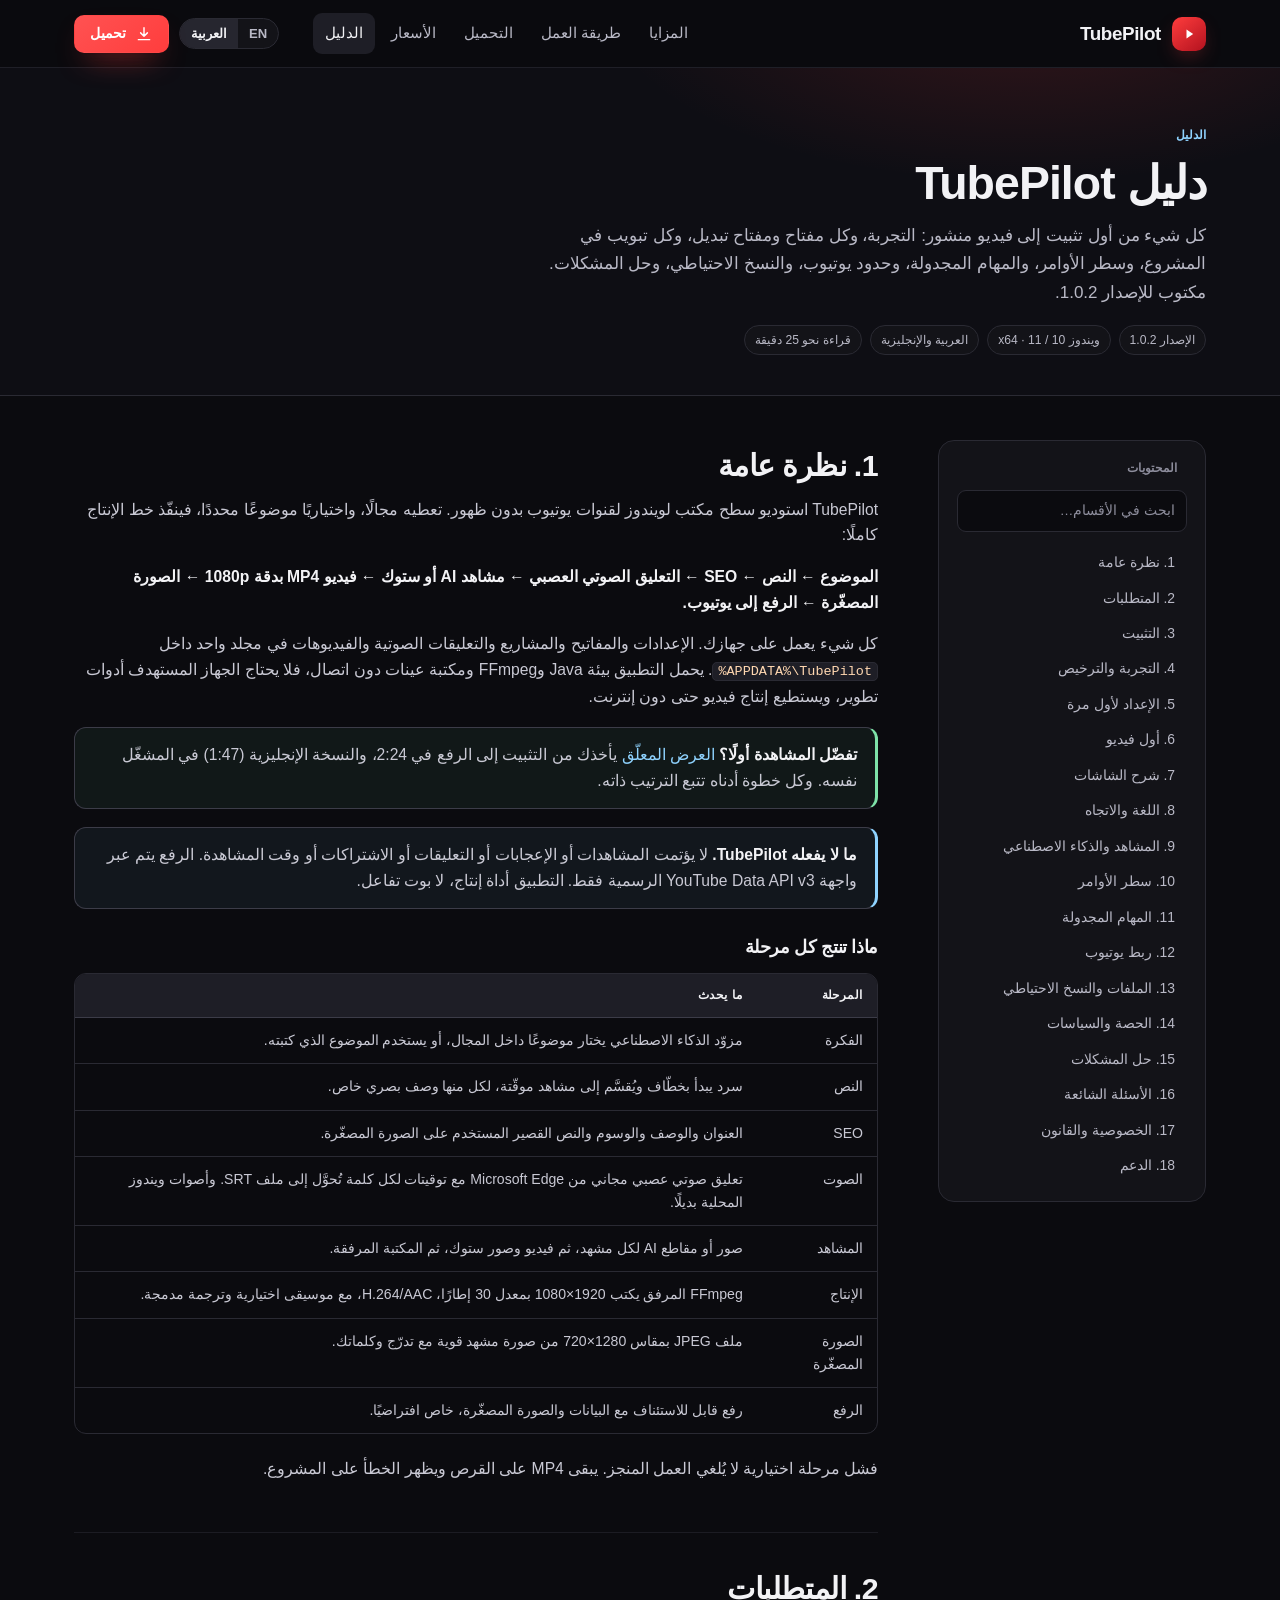
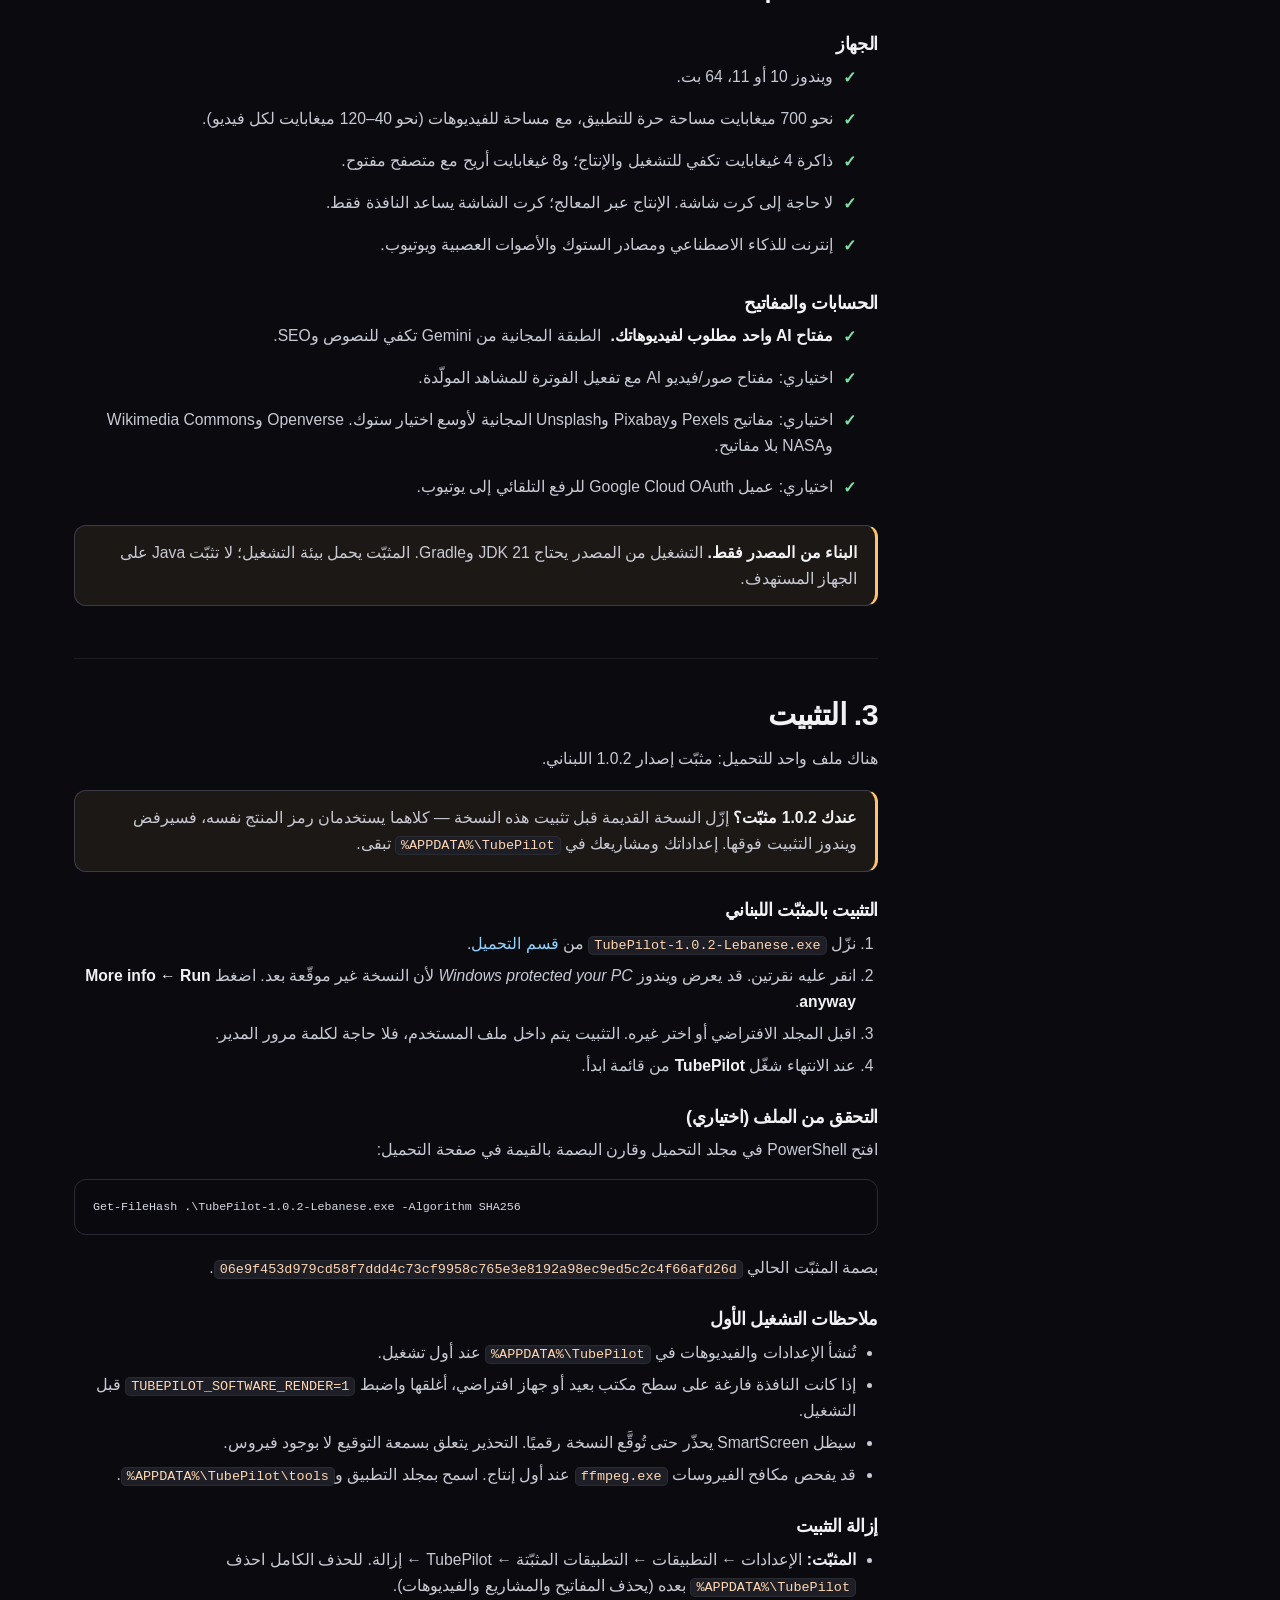
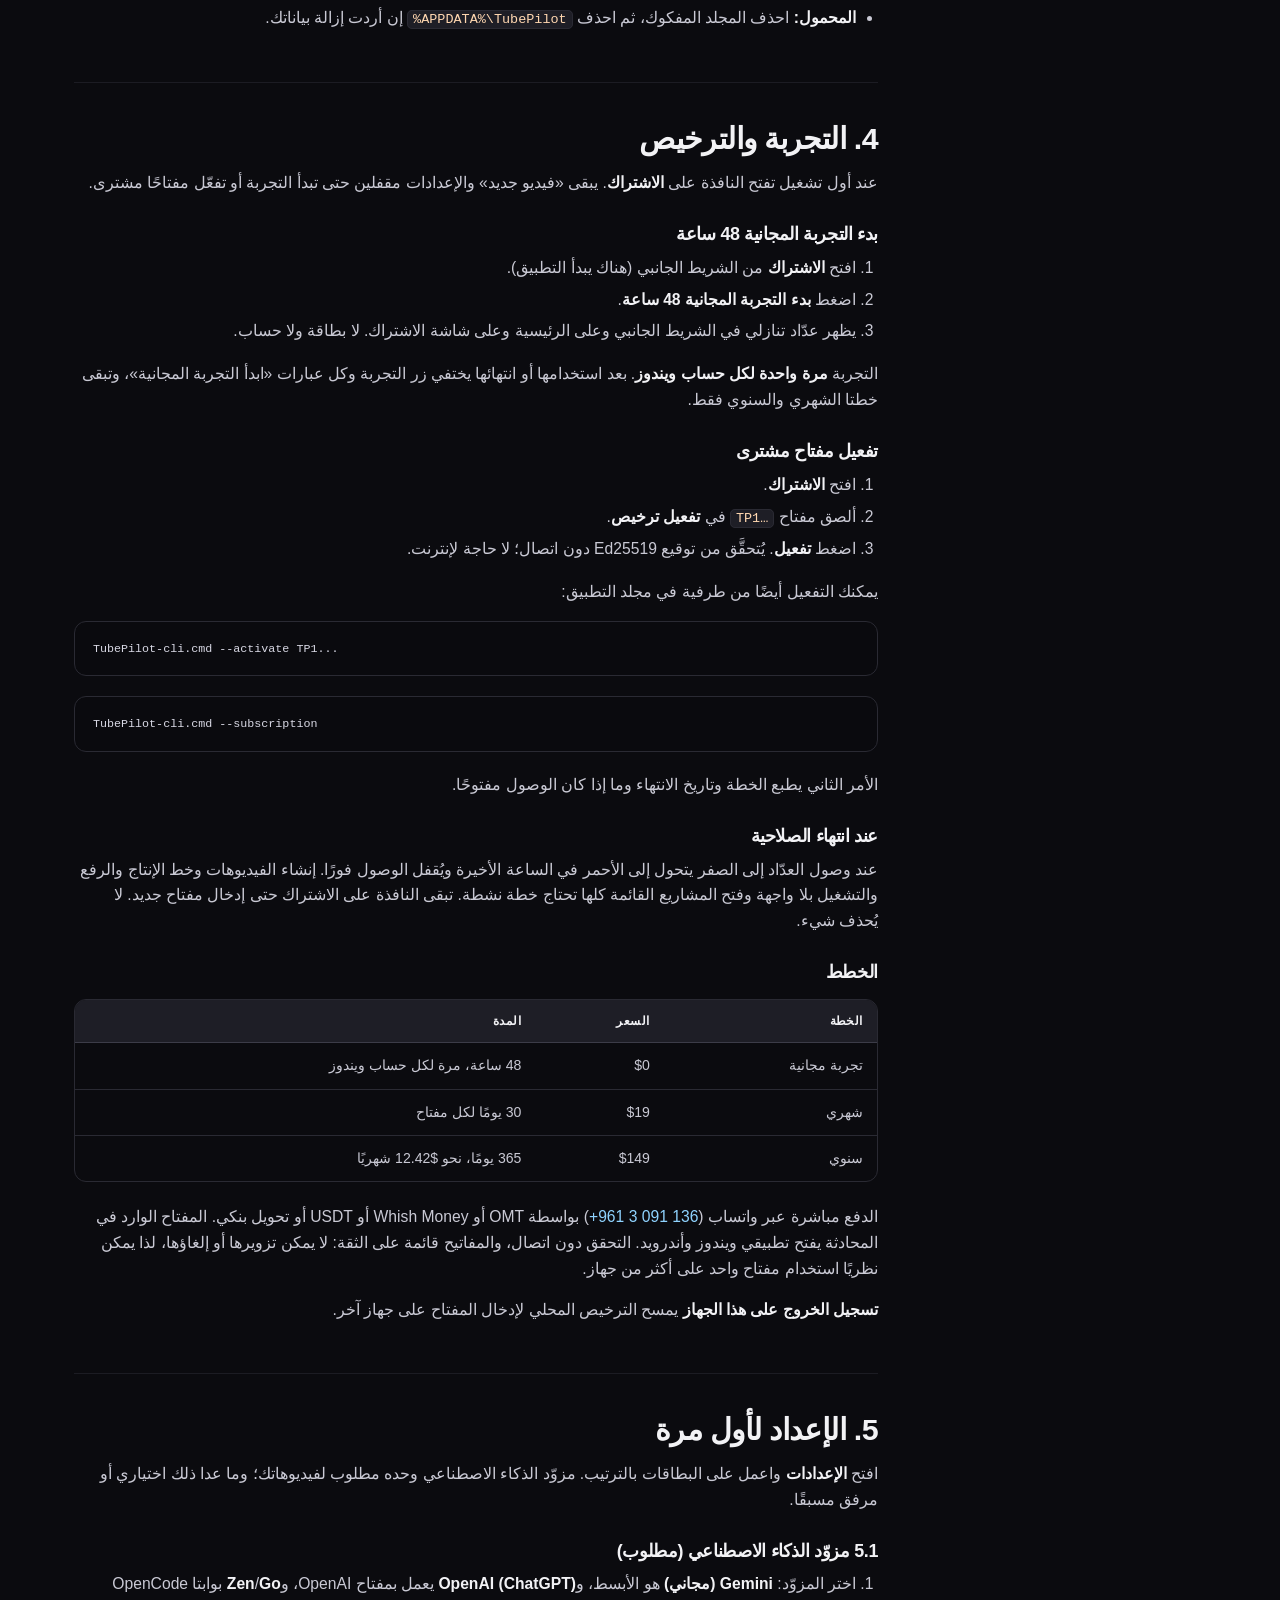
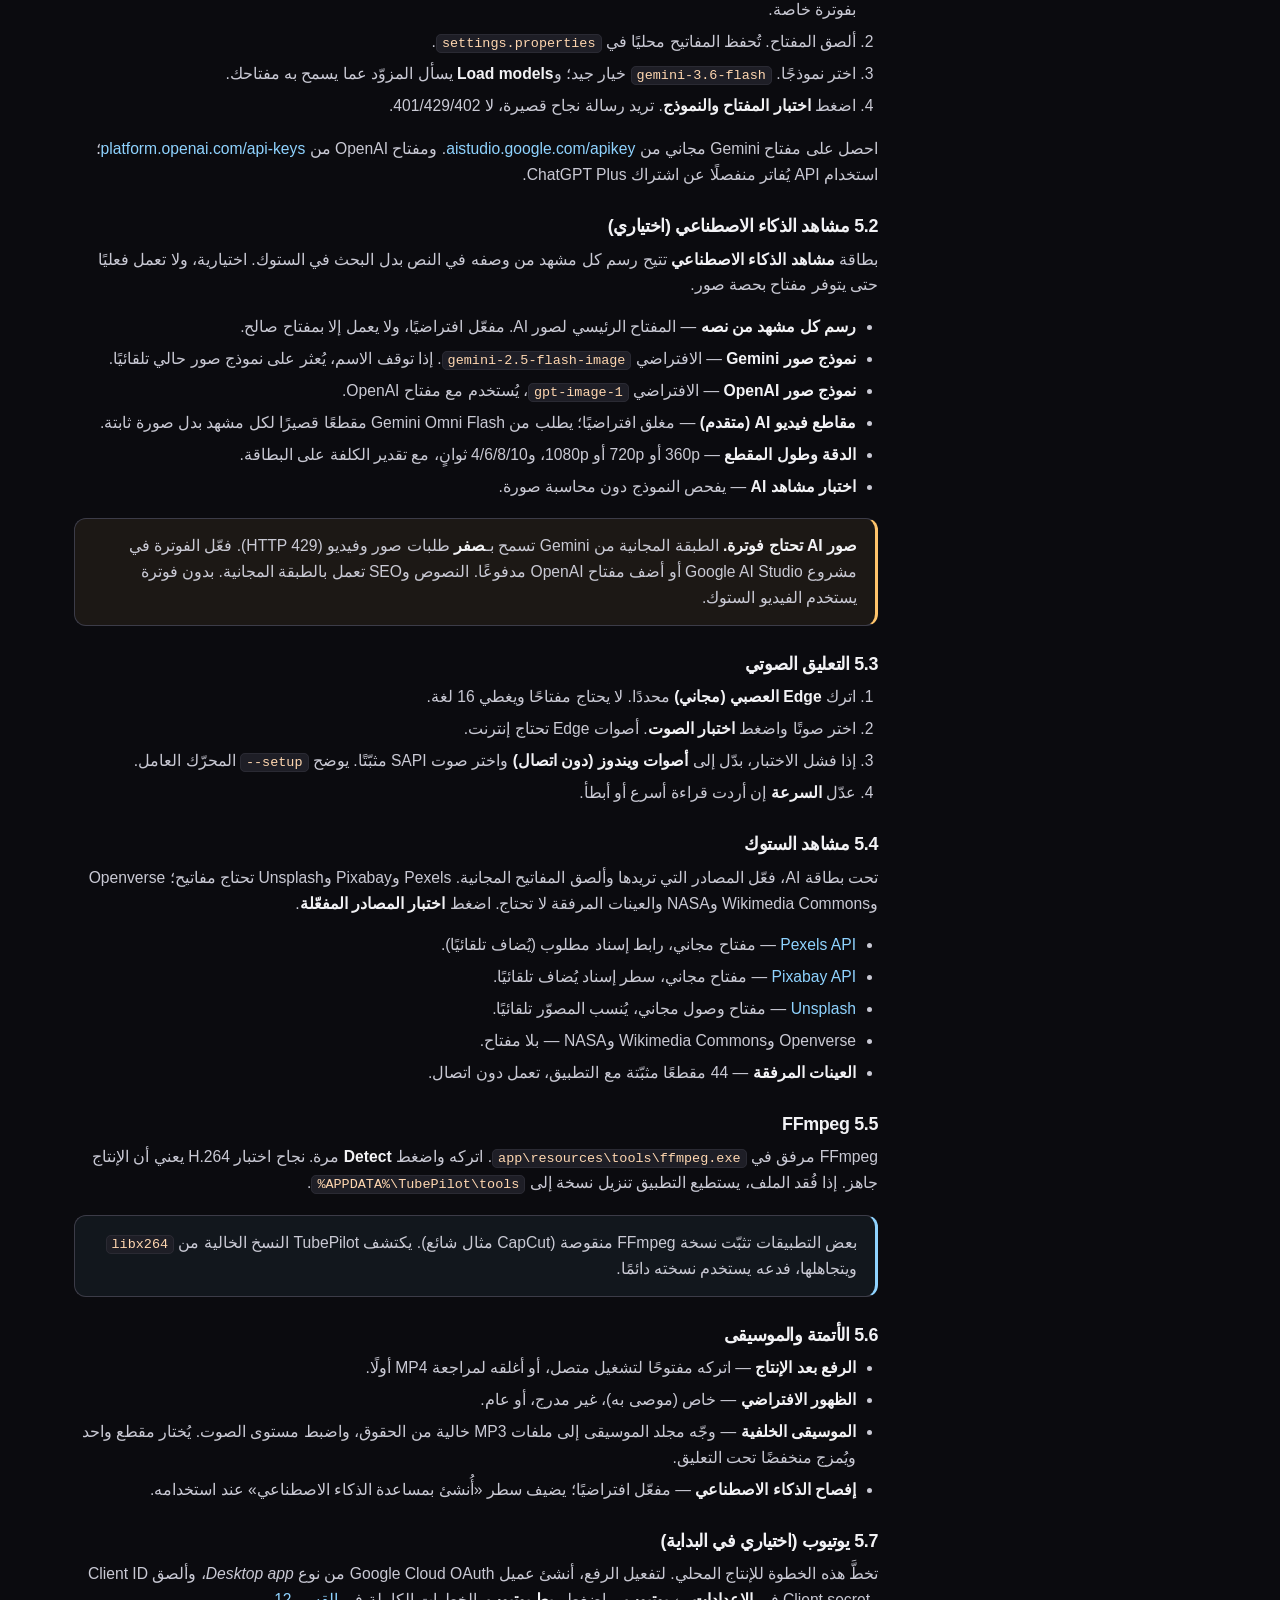
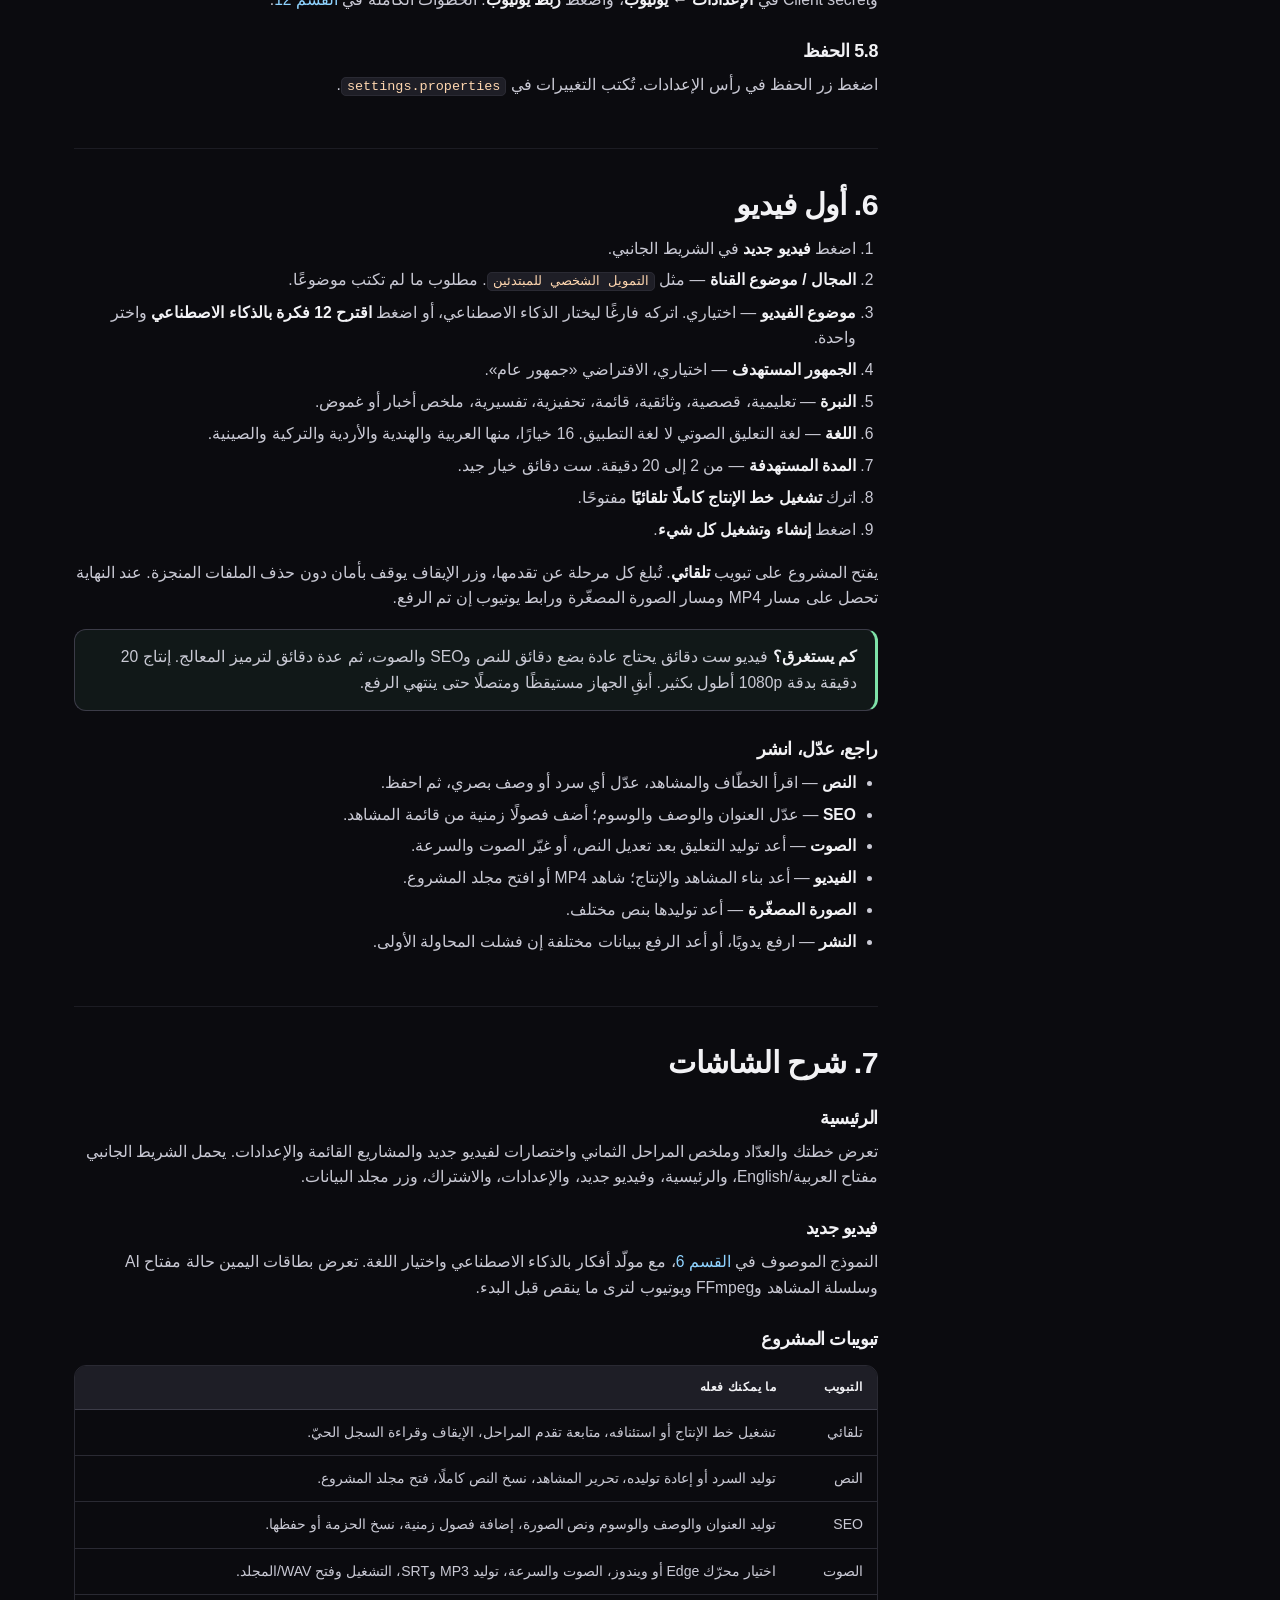
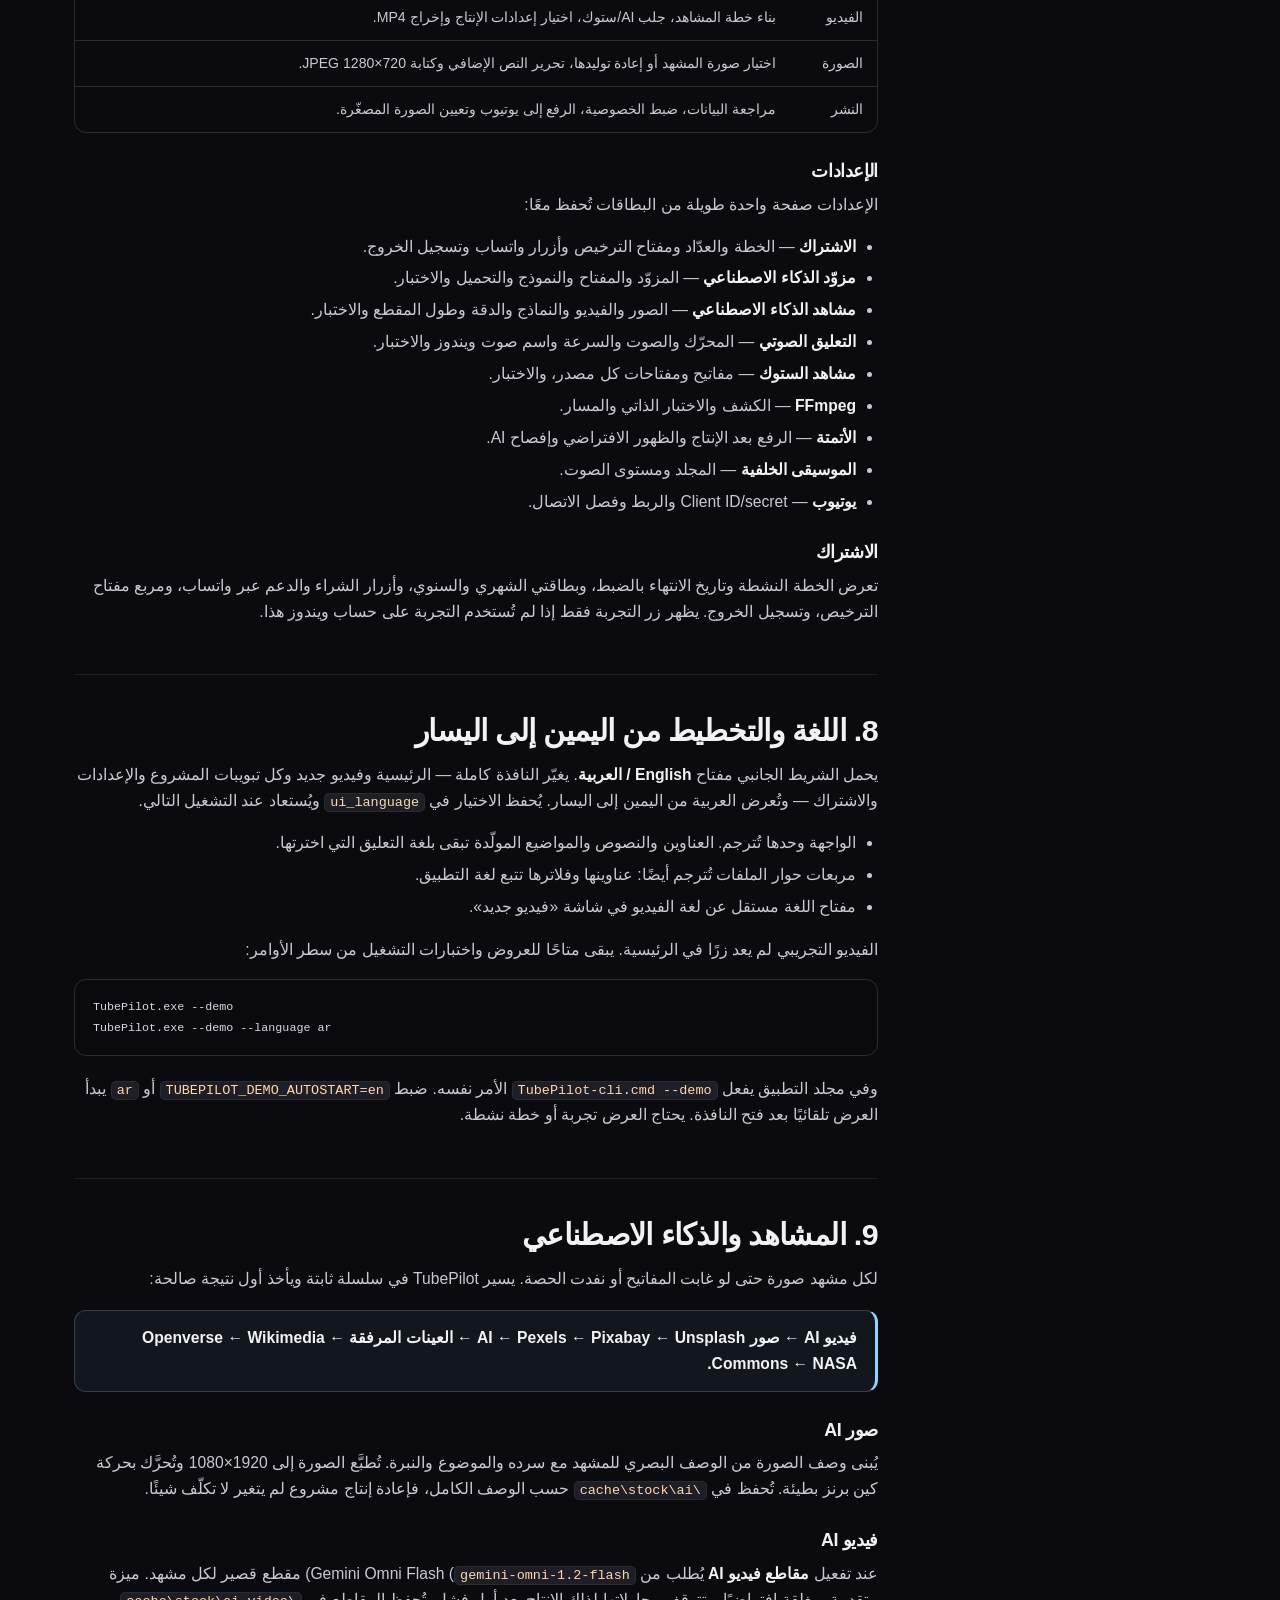
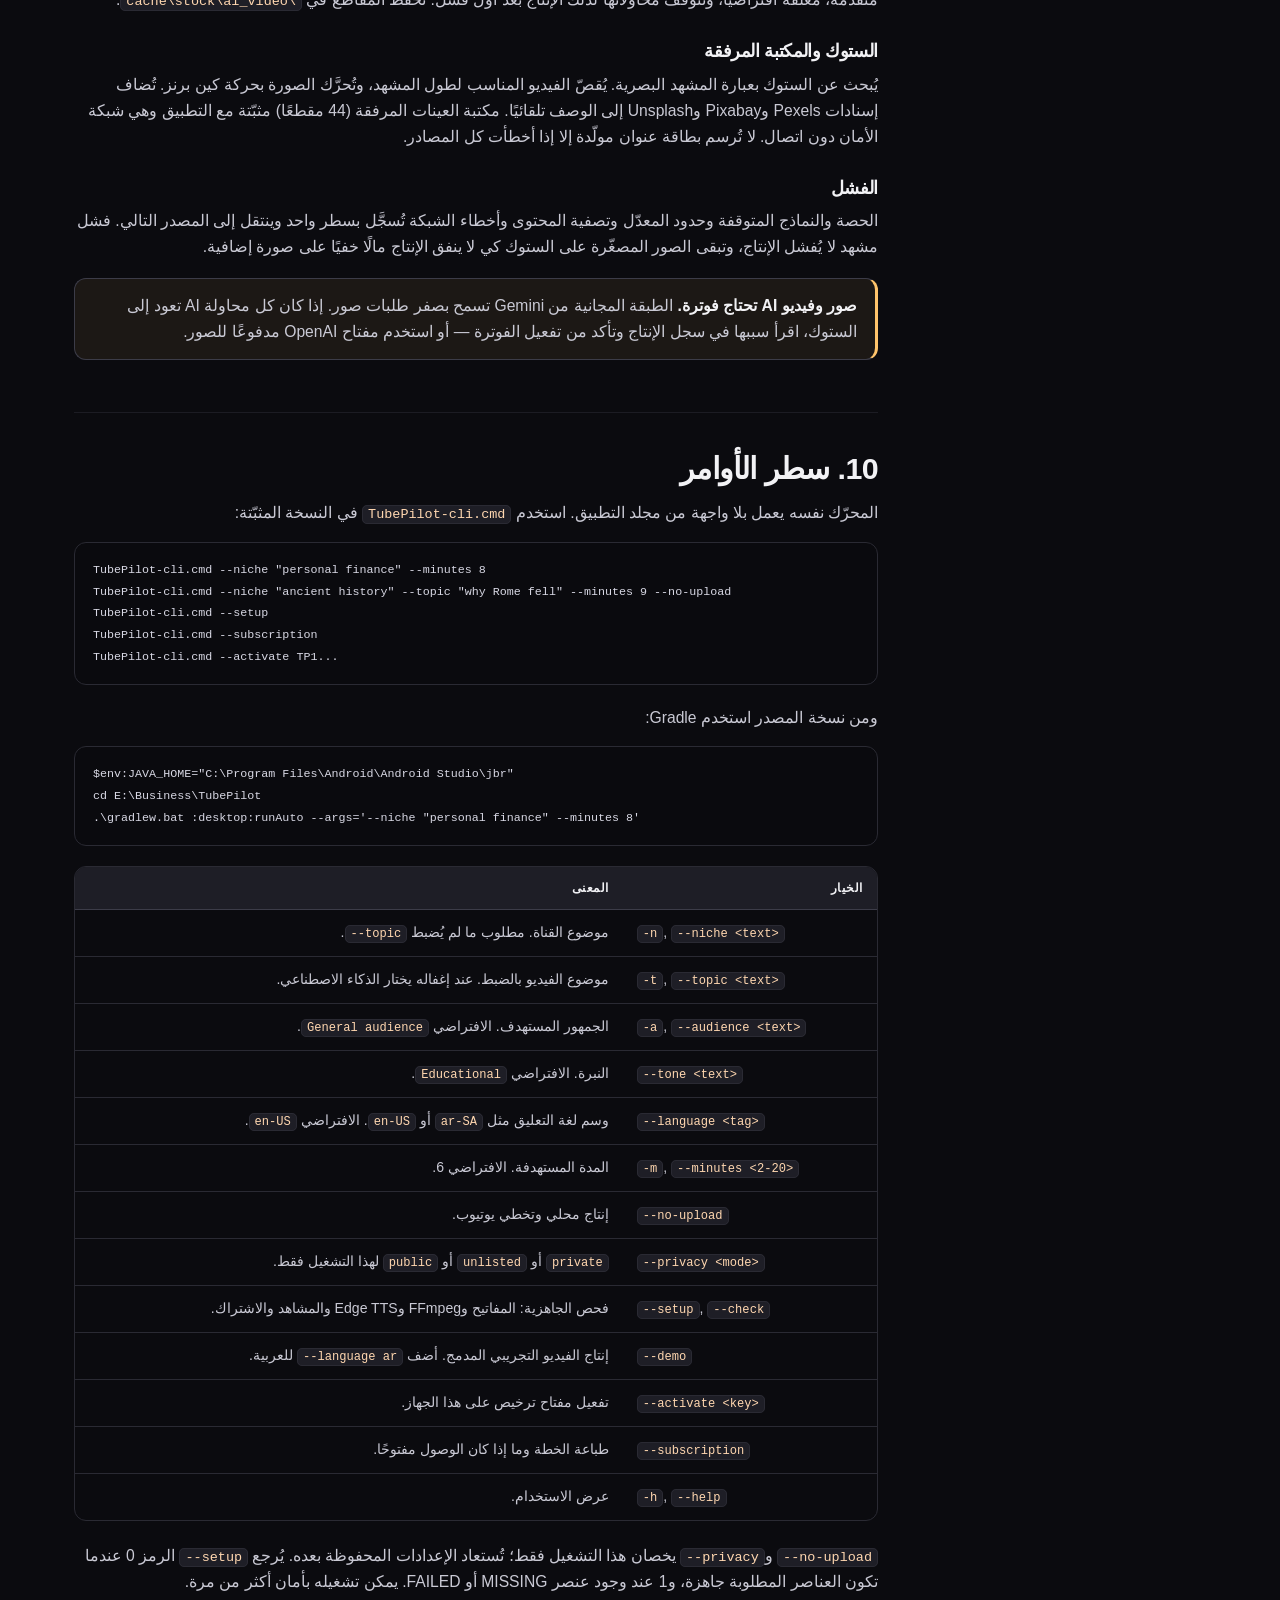
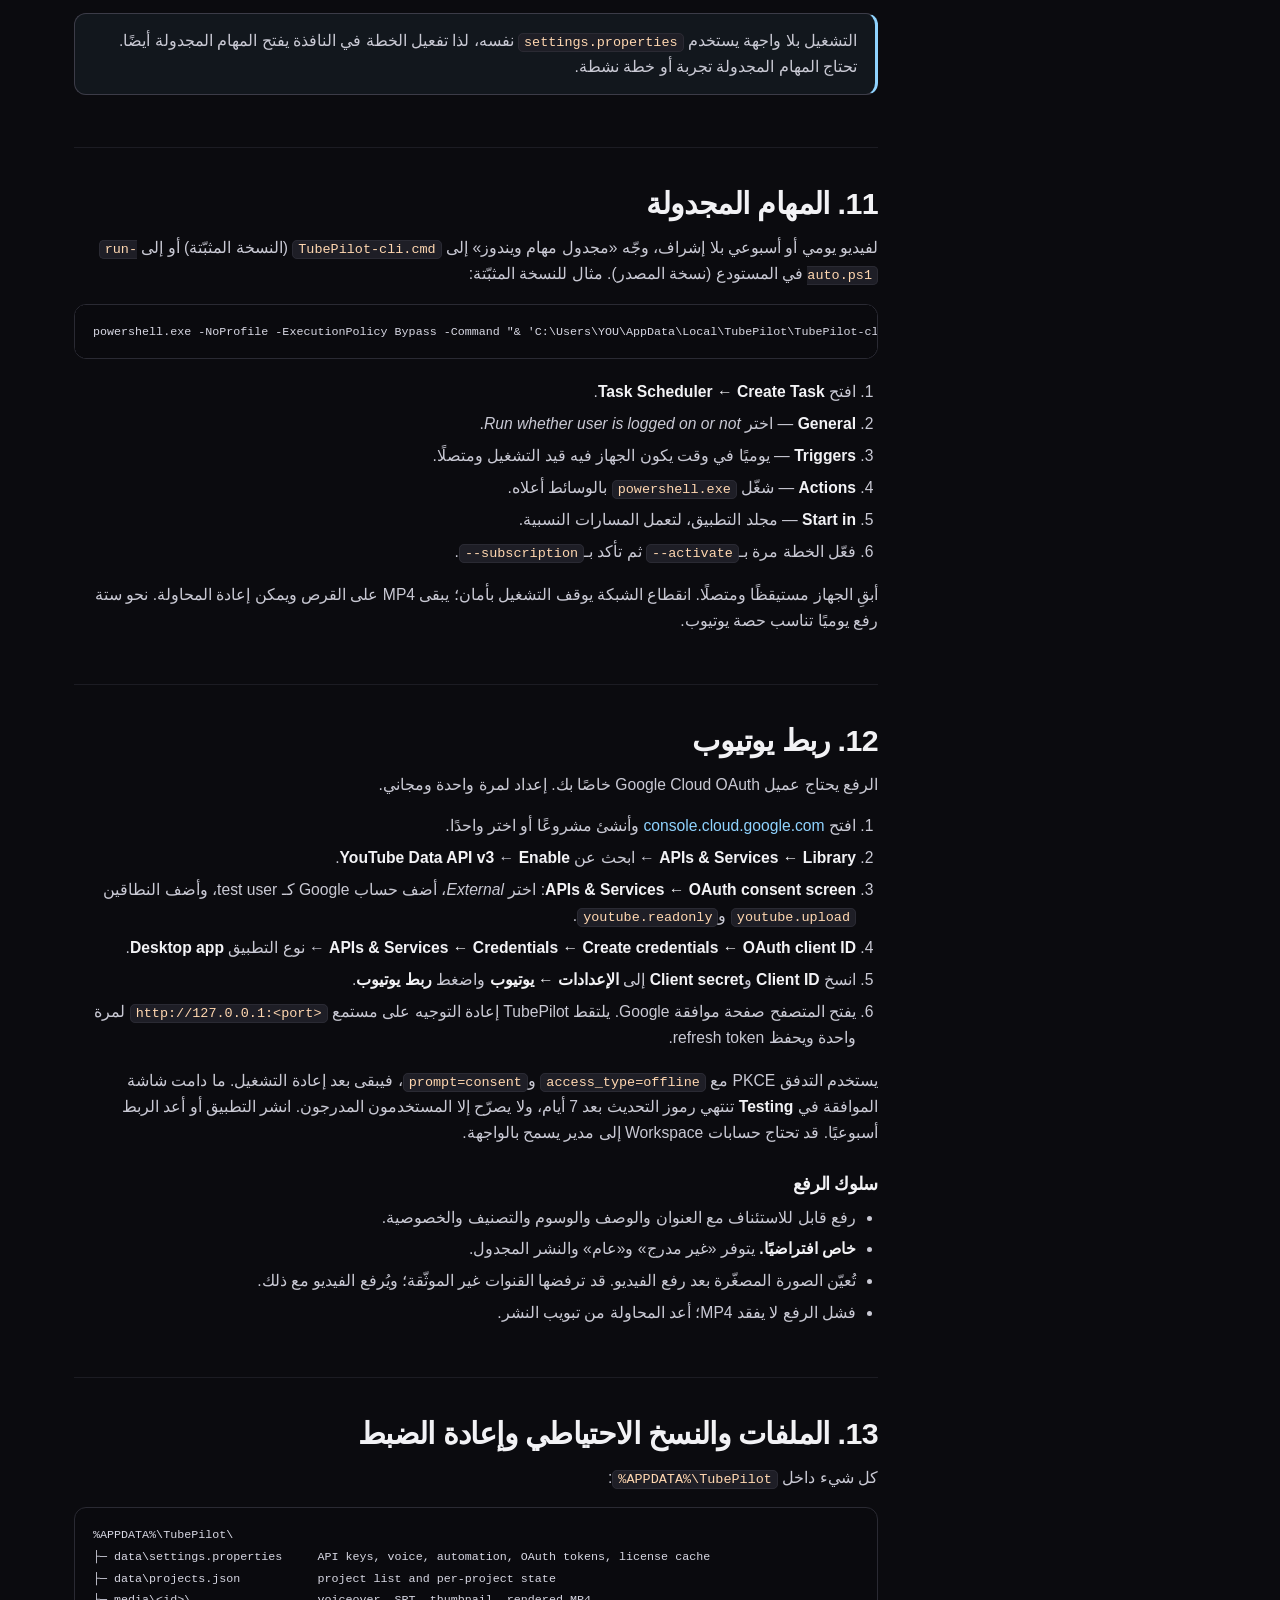
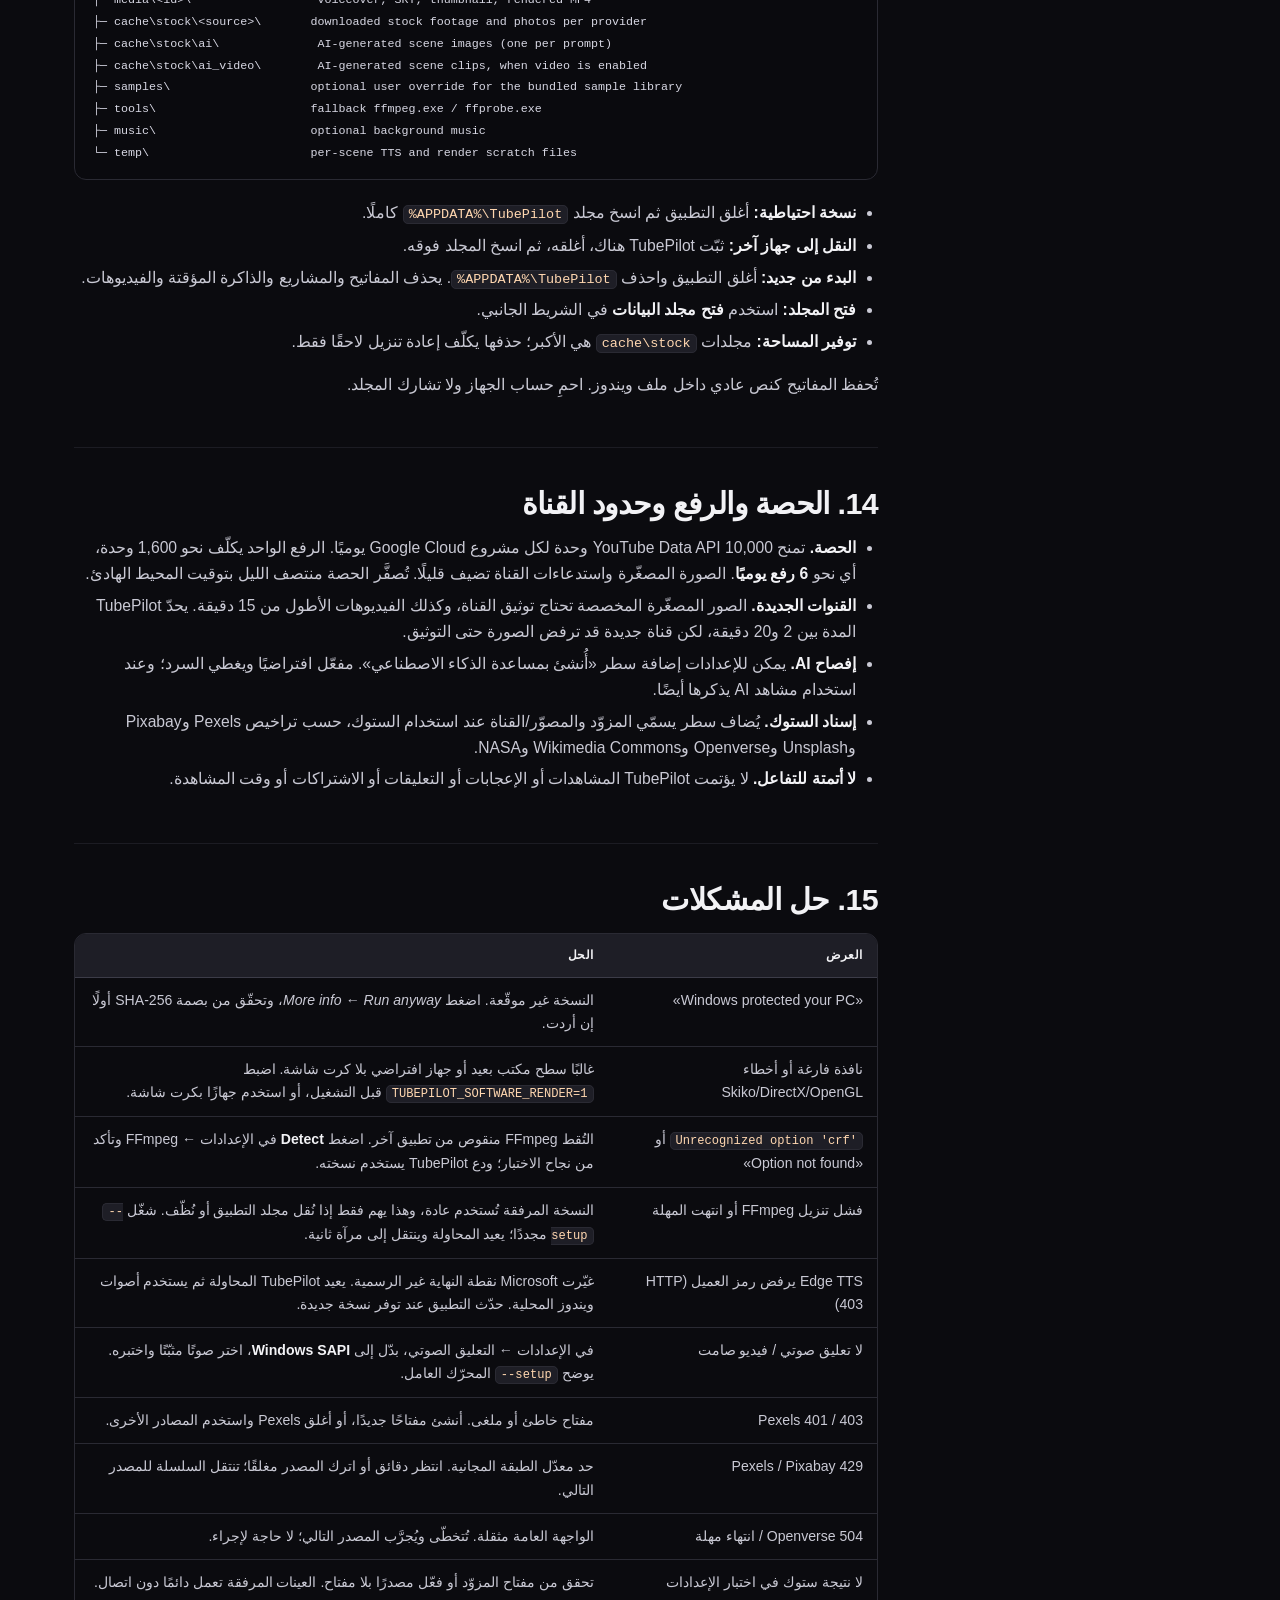
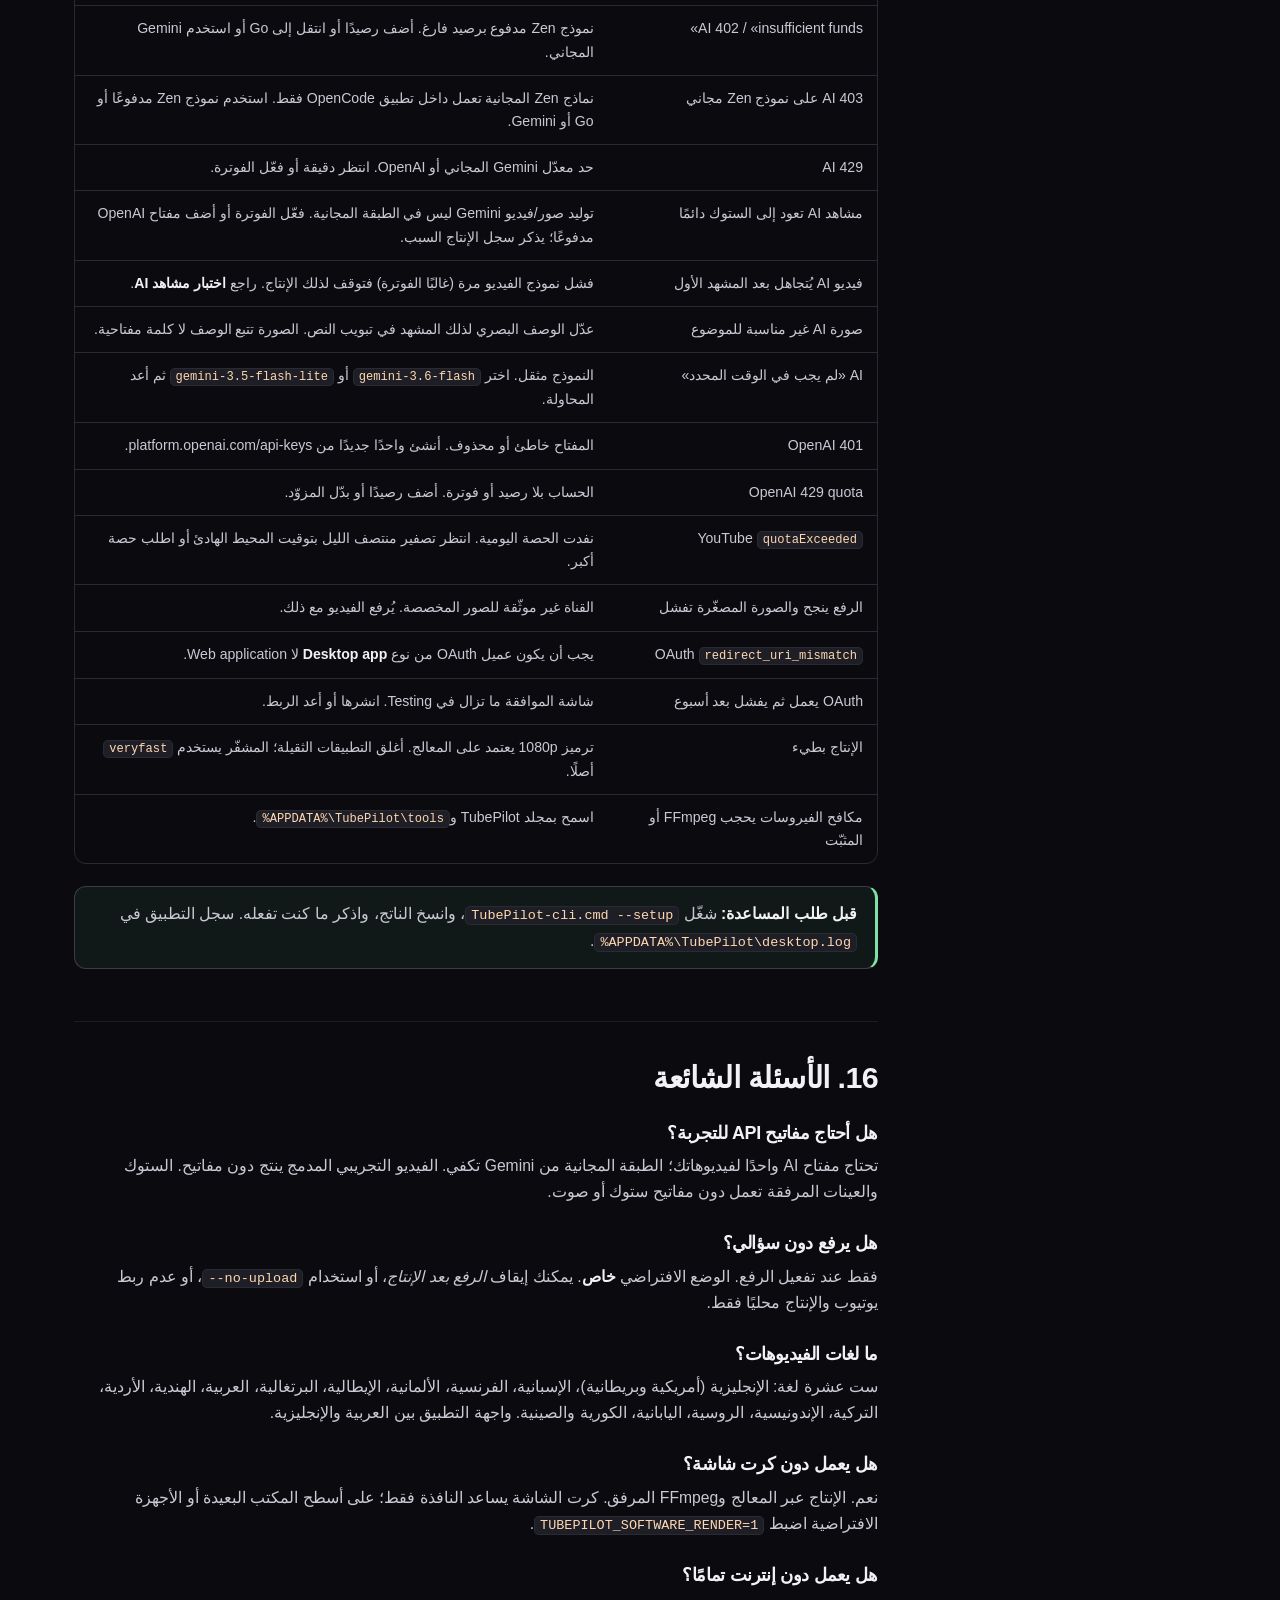
<file: docs-ar.html>
<!DOCTYPE html>
<html lang="ar" dir="rtl">
<head>
  <meta charset="utf-8">
  <meta name="viewport" content="width=device-width, initial-scale=1">
  <title>دليل TubePilot — من التثبيت إلى النشر</title>
  <meta name="description" content="دليل TubePilot الكامل: تثبيت تطبيق ويندوز، بدء التجربة، إضافة المفاتيح، شرح كل شاشة، تشغيل خط الإنتاج، الرفع إلى يوتيوب، المهام المجدولة وحل المشكلات.">
  <meta name="theme-color" content="#0b0b0f">
  <meta property="og:title" content="دليل TubePilot — من التثبيت إلى النشر">
  <meta property="og:description" content="دليل TubePilot الكامل: التثبيت والتفعيل وإضافة المفاتيح وتشغيل مراحل الإنتاج الثماني والرفع إلى يوتيوب والمهام المجدولة وحل المشكلات.">
  <meta property="og:type" content="article">
  <meta property="og:url" content="https://tubepilot-690.netlify.app/docs-ar.html">
  <meta property="og:image" content="https://tubepilot-690.netlify.app/assets/social/tubepilot-promo-1200x630.png">
  <meta property="og:image:width" content="1200">
  <meta property="og:image:height" content="630">
  <meta property="og:image:alt" content="صورة TubePilot الترويجية: شاشة داكنة تعرض مراحل الإنتاج الثماني وفيديو 1080p مكتمل">
  <meta name="twitter:card" content="summary_large_image">
  <meta name="twitter:image" content="https://tubepilot-690.netlify.app/assets/social/tubepilot-promo-1200x630.png">
  <link rel="canonical" href="https://tubepilot-690.netlify.app/docs-ar.html">
  <link rel="icon" href="assets/favicon.svg" type="image/svg+xml">
  <link rel="stylesheet" href="assets/styles.css">
</head>
<body>
  <a class="skip-link" href="#main">تخطَّ إلى المحتوى</a>

  <svg xmlns="http://www.w3.org/2000/svg" style="display:none" aria-hidden="true" focusable="false">
    <symbol id="i-download" viewBox="0 0 24 24" fill="none" stroke="currentColor" stroke-width="1.9" stroke-linecap="round" stroke-linejoin="round">
      <path d="M12 3.5V15M7.5 10.5L12 15l4.5-4.5"/><path d="M4.5 19.5h15"/>
    </symbol>
    <symbol id="i-arrow" viewBox="0 0 24 24" fill="none" stroke="currentColor" stroke-width="1.9" stroke-linecap="round" stroke-linejoin="round">
      <path d="M4 12h15M13 6l6 6-6 6"/>
    </symbol>
    <symbol id="i-menu" viewBox="0 0 24 24" fill="none" stroke="currentColor" stroke-width="2" stroke-linecap="round">
      <path d="M4 7h16M4 12h16M4 17h16"/>
    </symbol>
    <symbol id="i-check" viewBox="0 0 24 24" fill="none" stroke="currentColor" stroke-width="2" stroke-linecap="round" stroke-linejoin="round">
      <path d="M5 12.5l4.5 4.5L19 7"/>
    </symbol>
    <symbol id="i-whatsapp" viewBox="0 0 24 24" fill="none" stroke="currentColor" stroke-width="1.6" stroke-linecap="round" stroke-linejoin="round">
      <path d="M20.4 3.6A10.9 10.9 0 0 0 3.9 17.2L2.5 21.5l4.4-1.4A10.9 10.9 0 1 0 20.4 3.6z"/>
      <path d="M8.7 7.4c.3-.1.6 0 .8.4l.9 1.8c.1.3.1.6-.1.8l-.7.7c.6 1.2 1.5 2.1 2.7 2.7l.7-.7c.2-.2.5-.2.8-.1l1.8.9c.4.2.5.5.4.8-.2.8-.9 1.4-1.7 1.5-3.3.5-8.1-4.3-7.6-7.6.1-.9.7-1.6 1.5-1.8z"/>
    </symbol>
    <symbol id="i-book" viewBox="0 0 24 24" fill="none" stroke="currentColor" stroke-width="1.7" stroke-linecap="round" stroke-linejoin="round">
      <path d="M4 5.5A2.5 2.5 0 0 1 6.5 3H20v15.5H6.5A2.5 2.5 0 0 0 4 21z"/><path d="M8 7.5h8M8 11h6"/>
    </symbol>
  </svg>

  <header class="site-header">
    <div class="wrap">
      <a class="brand" href="index-ar.html">
        <span class="brand-mark">
          <svg viewBox="0 0 24 24" fill="none" aria-hidden="true"><path d="M9 6.5l8 5.5-8 5.5z" fill="#fff"/></svg>
        </span>
        TubePilot
      </a>
      <nav class="nav" id="site-nav" aria-label="القائمة الرئيسية">
        <a href="index-ar.html#features">المزايا</a>
        <a href="index-ar.html#how">طريقة العمل</a>
        <a href="index-ar.html#downloads">التحميل</a>
        <a href="index-ar.html#pricing">الأسعار</a>
        <a href="docs-ar.html" aria-current="page">الدليل</a>
      </nav>
      <div class="header-actions">
        <div class="lang-switch" role="group" aria-label="اللغة">
          <a href="docs.html" hreflang="en" lang="en">EN</a>
          <a href="docs-ar.html" aria-current="true" hreflang="ar">العربية</a>
        </div>
        <a class="btn btn-primary btn-sm" href="index-ar.html#downloads">
          <svg aria-hidden="true"><use href="#i-download"/></svg>
          تحميل
        </a>
        <button class="nav-toggle" type="button" aria-expanded="false" aria-controls="site-nav" aria-label="القائمة">
          <svg aria-hidden="true"><use href="#i-menu"/></svg>
        </button>
      </div>
    </div>
  </header>

  <main id="main">
    <div class="docs-hero">
      <div class="wrap">
        <span class="section-kicker">الدليل</span>
        <h1>دليل TubePilot</h1>
        <p>
          كل شيء من أول تثبيت إلى فيديو منشور: التجربة، وكل مفتاح ومفتاح تبديل، وكل تبويب
          في المشروع، وسطر الأوامر، والمهام المجدولة، وحدود يوتيوب، والنسخ الاحتياطي، وحل
          المشكلات. مكتوب للإصدار 1.0.2.
        </p>
        <div class="doc-meta">
          <span>الإصدار 1.0.2</span>
          <span>ويندوز 10 / 11 · x64</span>
          <span>العربية والإنجليزية</span>
          <span>قراءة نحو 25 دقيقة</span>
        </div>
      </div>
    </div>

    <div class="wrap docs-layout">
      <aside class="docs-sidebar" aria-label="محتويات الدليل">
        <p class="toc-title">المحتويات</p>
        <div class="docs-search">
          <input id="toc-search" type="search" placeholder="ابحث في الأقسام…" aria-label="تصفية الأقسام" autocomplete="off">
          <p class="hint" id="toc-search-hint"></p>
        </div>
        <ol>
          <li><a href="#overview">1. نظرة عامة</a></li>
          <li><a href="#requirements">2. المتطلبات</a></li>
          <li><a href="#install">3. التثبيت</a></li>
          <li><a href="#activate">4. التجربة والترخيص</a></li>
          <li><a href="#setup">5. الإعداد لأول مرة</a></li>
          <li><a href="#first-video">6. أول فيديو</a></li>
          <li><a href="#screens">7. شرح الشاشات</a></li>
          <li><a href="#language">8. اللغة والاتجاه</a></li>
          <li><a href="#visuals">9. المشاهد والذكاء الاصطناعي</a></li>
          <li><a href="#cli">10. سطر الأوامر</a></li>
          <li><a href="#schedule">11. المهام المجدولة</a></li>
          <li><a href="#youtube">12. ربط يوتيوب</a></li>
          <li><a href="#data">13. الملفات والنسخ الاحتياطي</a></li>
          <li><a href="#quota">14. الحصة والسياسات</a></li>
          <li><a href="#troubleshooting">15. حل المشكلات</a></li>
          <li><a href="#faq">16. الأسئلة الشائعة</a></li>
          <li><a href="#legal">17. الخصوصية والقانون</a></li>
          <li><a href="#support">18. الدعم</a></li>
        </ol>
      </aside>

      <article class="doc-content">

        <section id="overview">
          <h2>1. نظرة عامة <a class="anchor" href="#overview" aria-label="رابط إلى هذا القسم">#</a></h2>
          <p>
            TubePilot استوديو سطح مكتب لويندوز لقنوات يوتيوب بدون ظهور. تعطيه مجالًا، واختياريًا
            موضوعًا محددًا، فينفّذ خط الإنتاج كاملًا:
          </p>
          <p><strong>الموضوع ← النص ← SEO ← التعليق الصوتي العصبي ← مشاهد AI أو ستوك ← فيديو MP4 بدقة 1080p ← الصورة المصغّرة ← الرفع إلى يوتيوب.</strong></p>
          <p>
            كل شيء يعمل على جهازك. الإعدادات والمفاتيح والمشاريع والتعليقات الصوتية والفيديوهات
            في مجلد واحد داخل <code dir="ltr">%APPDATA%\TubePilot</code>. يحمل التطبيق بيئة Java
            وFFmpeg ومكتبة عينات دون اتصال، فلا يحتاج الجهاز المستهدف أدوات تطوير، ويستطيع
            إنتاج فيديو حتى دون إنترنت.
          </p>
          <div class="callout tip">
            <p><strong>تفضّل المشاهدة أولًا؟</strong> <a href="index-ar.html#demo">العرض المعلّق</a>
            يأخذك من التثبيت إلى الرفع في 2:24، والنسخة الإنجليزية (1:47) في المشغّل نفسه.
            وكل خطوة أدناه تتبع الترتيب ذاته.</p>
          </div>
          <div class="callout note">
            <p><strong>ما لا يفعله TubePilot.</strong> لا يؤتمت المشاهدات أو الإعجابات أو التعليقات أو
            الاشتراكات أو وقت المشاهدة. الرفع يتم عبر واجهة YouTube Data API v3 الرسمية فقط.
            التطبيق أداة إنتاج، لا بوت تفاعل.</p>
          </div>
          <h3>ماذا تنتج كل مرحلة</h3>
          <div class="table-wrap">
            <table>
              <thead><tr><th>المرحلة</th><th>ما يحدث</th></tr></thead>
              <tbody>
                <tr><td>الفكرة</td><td>مزوّد الذكاء الاصطناعي يختار موضوعًا داخل المجال، أو يستخدم الموضوع الذي كتبته.</td></tr>
                <tr><td>النص</td><td>سرد يبدأ بخطّاف ويُقسَّم إلى مشاهد موقّتة، لكل منها وصف بصري خاص.</td></tr>
                <tr><td>SEO</td><td>العنوان والوصف والوسوم والنص القصير المستخدم على الصورة المصغّرة.</td></tr>
                <tr><td>الصوت</td><td>تعليق صوتي عصبي مجاني من Microsoft Edge مع توقيتات لكل كلمة تُحوَّل إلى ملف SRT. وأصوات ويندوز المحلية بديلًا.</td></tr>
                <tr><td>المشاهد</td><td>صور أو مقاطع AI لكل مشهد، ثم فيديو وصور ستوك، ثم المكتبة المرفقة.</td></tr>
                <tr><td>الإنتاج</td><td>FFmpeg المرفق يكتب 1920×1080 بمعدل 30 إطارًا، H.264/AAC، مع موسيقى اختيارية وترجمة مدمجة.</td></tr>
                <tr><td>الصورة المصغّرة</td><td>ملف JPEG بمقاس 1280×720 من صورة مشهد قوية مع تدرّج وكلماتك.</td></tr>
                <tr><td>الرفع</td><td>رفع قابل للاستئناف مع البيانات والصورة المصغّرة، خاص افتراضيًا.</td></tr>
              </tbody>
            </table>
          </div>
          <p>فشل مرحلة اختيارية لا يُلغي العمل المنجز. يبقى MP4 على القرص ويظهر الخطأ على المشروع.</p>
        </section>

        <section id="requirements">
          <h2>2. المتطلبات <a class="anchor" href="#requirements" aria-label="رابط إلى هذا القسم">#</a></h2>
          <h3>الجهاز</h3>
          <ul class="checklist">
            <li>ويندوز 10 أو 11، 64 بت.</li>
            <li>نحو 700 ميغابايت مساحة حرة للتطبيق، مع مساحة للفيديوهات (نحو 40–120 ميغابايت لكل فيديو).</li>
            <li>ذاكرة 4 غيغابايت تكفي للتشغيل والإنتاج؛ و8 غيغابايت أريح مع متصفح مفتوح.</li>
            <li>لا حاجة إلى كرت شاشة. الإنتاج عبر المعالج؛ كرت الشاشة يساعد النافذة فقط.</li>
            <li>إنترنت للذكاء الاصطناعي ومصادر الستوك والأصوات العصبية ويوتيوب.</li>
          </ul>
          <h3>الحسابات والمفاتيح</h3>
          <ul class="checklist">
            <li><strong>مفتاح AI واحد مطلوب لفيديوهاتك.</strong> الطبقة المجانية من Gemini تكفي للنصوص وSEO.</li>
            <li>اختياري: مفتاح صور/فيديو AI مع تفعيل الفوترة للمشاهد المولّدة.</li>
            <li>اختياري: مفاتيح Pexels وPixabay وUnsplash المجانية لأوسع اختيار ستوك. Openverse وWikimedia Commons وNASA بلا مفاتيح.</li>
            <li>اختياري: عميل Google Cloud OAuth للرفع التلقائي إلى يوتيوب.</li>
          </ul>
          <div class="callout warn">
            <p><strong>البناء من المصدر فقط.</strong> التشغيل من المصدر يحتاج JDK 21 وGradle. المثبّت
            يحمل بيئة التشغيل؛ لا تثبّت Java على الجهاز المستهدف.</p>
          </div>
        </section>

        <section id="install">
          <h2>3. التثبيت <a class="anchor" href="#install" aria-label="رابط إلى هذا القسم">#</a></h2>
          <p>هناك ملف واحد للتحميل: مثبّت إصدار 1.0.2 اللبناني.</p>
          <div class="callout warn">
            <p><strong>عندك 1.0.2 مثبّت؟</strong> إزّل النسخة القديمة قبل تثبيت هذه النسخة — كلاهما يستخدمان رمز
            المنتج نفسه، فسيرفض ويندوز التثبيت فوقها. إعداداتك ومشاريعك في <code dir="ltr">%APPDATA%\TubePilot</code> تبقى.</p>
          </div>

          <h3>التثبيت بالمثبّت اللبناني</h3>
          <ol>
            <li>نزّل <code dir="ltr">TubePilot-1.0.2-Lebanese.exe</code> من <a href="index-ar.html#downloads">قسم التحميل</a>.</li>
            <li>انقر عليه نقرتين. قد يعرض ويندوز <em>Windows protected your PC</em> لأن النسخة غير موقّعة بعد. اضغط <strong>More info ← Run anyway</strong>.</li>
            <li>اقبل المجلد الافتراضي أو اختر غيره. التثبيت يتم داخل ملف المستخدم، فلا حاجة لكلمة مرور المدير.</li>
            <li>عند الانتهاء شغّل <strong>TubePilot</strong> من قائمة ابدأ.</li>
          </ol>

          <h3>التحقق من الملف (اختياري)</h3>
          <p>افتح PowerShell في مجلد التحميل وقارن البصمة بالقيمة في صفحة التحميل:</p>
          <div class="code-block"><pre><code>Get-FileHash .\TubePilot-1.0.2-Lebanese.exe -Algorithm SHA256</code></pre></div>
          <p>بصمة المثبّت الحالي <code dir="ltr">06e9f453d979cd58f7ddd4c73cf9958c765e3e8192a98ec9ed5c2c4f66afd26d</code>.</p>

          <h3>ملاحظات التشغيل الأول</h3>
          <ul>
            <li>تُنشأ الإعدادات والفيديوهات في <code dir="ltr">%APPDATA%\TubePilot</code> عند أول تشغيل.</li>
            <li>إذا كانت النافذة فارغة على سطح مكتب بعيد أو جهاز افتراضي، أغلقها واضبط <code dir="ltr">TUBEPILOT_SOFTWARE_RENDER=1</code> قبل التشغيل.</li>
            <li>سيظل SmartScreen يحذّر حتى تُوقَّع النسخة رقميًا. التحذير يتعلق بسمعة التوقيع لا بوجود فيروس.</li>
            <li>قد يفحص مكافح الفيروسات <code dir="ltr">ffmpeg.exe</code> عند أول إنتاج. اسمح بمجلد التطبيق و<code dir="ltr">%APPDATA%\TubePilot\tools</code>.</li>
          </ul>

          <h3>إزالة التثبيت</h3>
          <ul>
            <li><strong>المثبّت:</strong> الإعدادات ← التطبيقات ← التطبيقات المثبّتة ← TubePilot ← إزالة. للحذف الكامل احذف <code dir="ltr">%APPDATA%\TubePilot</code> بعده (يحذف المفاتيح والمشاريع والفيديوهات).</li>
            <li><strong>المحمول:</strong> احذف المجلد المفكوك، ثم احذف <code dir="ltr">%APPDATA%\TubePilot</code> إن أردت إزالة بياناتك.</li>
          </ul>
        </section>

        <section id="activate">
          <h2>4. التجربة والترخيص <a class="anchor" href="#activate" aria-label="رابط إلى هذا القسم">#</a></h2>
          <p>
            عند أول تشغيل تفتح النافذة على <strong>الاشتراك</strong>. يبقى «فيديو جديد» والإعدادات
            مقفلين حتى تبدأ التجربة أو تفعّل مفتاحًا مشترى.
          </p>
          <h3>بدء التجربة المجانية 48 ساعة</h3>
          <ol>
            <li>افتح <strong>الاشتراك</strong> من الشريط الجانبي (هناك يبدأ التطبيق).</li>
            <li>اضغط <strong>بدء التجربة المجانية 48 ساعة</strong>.</li>
            <li>يظهر عدّاد تنازلي في الشريط الجانبي وعلى الرئيسية وعلى شاشة الاشتراك. لا بطاقة ولا حساب.</li>
          </ol>
          <p>
            التجربة <strong>مرة واحدة لكل حساب ويندوز</strong>. بعد استخدامها أو انتهائها يختفي زر
            التجربة وكل عبارات «ابدأ التجربة المجانية»، وتبقى خطتا الشهري والسنوي فقط.
          </p>
          <h3>تفعيل مفتاح مشترى</h3>
          <ol>
            <li>افتح <strong>الاشتراك</strong>.</li>
            <li>ألصق مفتاح <code dir="ltr">TP1…</code> في <strong>تفعيل ترخيص</strong>.</li>
            <li>اضغط <strong>تفعيل</strong>. يُتحقَّق من توقيع Ed25519 دون اتصال؛ لا حاجة لإنترنت.</li>
          </ol>
          <p>يمكنك التفعيل أيضًا من طرفية في مجلد التطبيق:</p>
          <div class="code-block"><pre><code>TubePilot-cli.cmd --activate TP1...</code></pre></div>
          <div class="code-block"><pre><code>TubePilot-cli.cmd --subscription</code></pre></div>
          <p>الأمر الثاني يطبع الخطة وتاريخ الانتهاء وما إذا كان الوصول مفتوحًا.</p>
          <h3>عند انتهاء الصلاحية</h3>
          <p>
            عند وصول العدّاد إلى الصفر يتحول إلى الأحمر في الساعة الأخيرة ويُقفل الوصول فورًا.
            إنشاء الفيديوهات وخط الإنتاج والرفع والتشغيل بلا واجهة وفتح المشاريع القائمة كلها
            تحتاج خطة نشطة. تبقى النافذة على الاشتراك حتى إدخال مفتاح جديد. لا يُحذف شيء.
          </p>
          <h3>الخطط</h3>
          <div class="table-wrap">
            <table>
              <thead><tr><th>الخطة</th><th>السعر</th><th>المدة</th></tr></thead>
              <tbody>
                <tr><td>تجربة مجانية</td><td>$0</td><td>48 ساعة، مرة لكل حساب ويندوز</td></tr>
                <tr><td>شهري</td><td>$19</td><td>30 يومًا لكل مفتاح</td></tr>
                <tr><td>سنوي</td><td>$149</td><td>365 يومًا، نحو $12.42 شهريًا</td></tr>
              </tbody>
            </table>
          </div>
          <p>
            الدفع مباشرة عبر واتساب (<a href="https://wa.me/9613091136" target="_blank" rel="noopener" dir="ltr">+961 3 091 136</a>)
            بواسطة OMT أو Whish Money أو USDT أو تحويل بنكي. المفتاح الوارد في المحادثة يفتح
            تطبيقي ويندوز وأندرويد. التحقق دون اتصال، والمفاتيح قائمة على الثقة: لا يمكن تزويرها
            أو إلغاؤها، لذا يمكن نظريًا استخدام مفتاح واحد على أكثر من جهاز.
          </p>
          <p><strong>تسجيل الخروج على هذا الجهاز</strong> يمسح الترخيص المحلي لإدخال المفتاح على جهاز آخر.</p>
        </section>

        <section id="setup">
          <h2>5. الإعداد لأول مرة <a class="anchor" href="#setup" aria-label="رابط إلى هذا القسم">#</a></h2>
          <p>
            افتح <strong>الإعدادات</strong> واعمل على البطاقات بالترتيب. مزوّد الذكاء الاصطناعي وحده
            مطلوب لفيديوهاتك؛ وما عدا ذلك اختياري أو مرفق مسبقًا.
          </p>

          <h3>5.1 مزوّد الذكاء الاصطناعي (مطلوب)</h3>
          <ol>
            <li>اختر المزوّد: <strong>Gemini (مجاني)</strong> هو الأبسط، و<strong>OpenAI (ChatGPT)</strong> يعمل بمفتاح OpenAI، و<strong>Zen</strong>/<strong>Go</strong> بوابتا OpenCode بفوترة خاصة.</li>
            <li>ألصق المفتاح. تُحفظ المفاتيح محليًا في <code dir="ltr">settings.properties</code>.</li>
            <li>اختر نموذجًا. <code dir="ltr">gemini-3.6-flash</code> خيار جيد؛ و<strong>Load models</strong> يسأل المزوّد عما يسمح به مفتاحك.</li>
            <li>اضغط <strong>اختبار المفتاح والنموذج</strong>. تريد رسالة نجاح قصيرة، لا 401/429/402.</li>
          </ol>
          <p>
            احصل على مفتاح Gemini مجاني من <a href="https://aistudio.google.com/apikey" target="_blank" rel="noopener">aistudio.google.com/apikey</a>.
            ومفتاح OpenAI من <a href="https://platform.openai.com/api-keys" target="_blank" rel="noopener">platform.openai.com/api-keys</a>؛
            استخدام API يُفاتر منفصلًا عن اشتراك ChatGPT Plus.
          </p>

          <h3>5.2 مشاهد الذكاء الاصطناعي (اختياري)</h3>
          <p>
            بطاقة <strong>مشاهد الذكاء الاصطناعي</strong> تتيح رسم كل مشهد من وصفه في النص بدل البحث
            في الستوك. اختيارية، ولا تعمل فعليًا حتى يتوفر مفتاح بحصة صور.
          </p>
          <ul>
            <li><strong>رسم كل مشهد من نصه</strong> — المفتاح الرئيسي لصور AI. مفعّل افتراضيًا، ولا يعمل إلا بمفتاح صالح.</li>
            <li><strong>نموذج صور Gemini</strong> — الافتراضي <code dir="ltr">gemini-2.5-flash-image</code>. إذا توقف الاسم، يُعثر على نموذج صور حالي تلقائيًا.</li>
            <li><strong>نموذج صور OpenAI</strong> — الافتراضي <code dir="ltr">gpt-image-1</code>، يُستخدم مع مفتاح OpenAI.</li>
            <li><strong>مقاطع فيديو AI (متقدم)</strong> — مغلق افتراضيًا؛ يطلب من Gemini Omni Flash مقطعًا قصيرًا لكل مشهد بدل صورة ثابتة.</li>
            <li><strong>الدقة وطول المقطع</strong> — 360p أو 720p أو 1080p، و4/6/8/10 ثوانٍ، مع تقدير الكلفة على البطاقة.</li>
            <li><strong>اختبار مشاهد AI</strong> — يفحص النموذج دون محاسبة صورة.</li>
          </ul>
          <div class="callout warn">
            <p><strong>صور AI تحتاج فوترة.</strong> الطبقة المجانية من Gemini تسمح بـ<strong>صفر</strong>
            طلبات صور وفيديو (HTTP 429). فعّل الفوترة في مشروع Google AI Studio أو أضف مفتاح
            OpenAI مدفوعًا. النصوص وSEO تعمل بالطبقة المجانية. بدون فوترة يستخدم الفيديو الستوك.</p>
          </div>

          <h3>5.3 التعليق الصوتي</h3>
          <ol>
            <li>اترك <strong>Edge العصبي (مجاني)</strong> محددًا. لا يحتاج مفتاحًا ويغطي 16 لغة.</li>
            <li>اختر صوتًا واضغط <strong>اختبار الصوت</strong>. أصوات Edge تحتاج إنترنت.</li>
            <li>إذا فشل الاختبار، بدّل إلى <strong>أصوات ويندوز (دون اتصال)</strong> واختر صوت SAPI مثبّتًا. يوضح <code dir="ltr">--setup</code> المحرّك العامل.</li>
            <li>عدّل <strong>السرعة</strong> إن أردت قراءة أسرع أو أبطأ.</li>
          </ol>

          <h3>5.4 مشاهد الستوك</h3>
          <p>
            تحت بطاقة AI، فعّل المصادر التي تريدها وألصق المفاتيح المجانية. Pexels وPixabay
            وUnsplash تحتاج مفاتيح؛ Openverse وWikimedia Commons وNASA والعينات المرفقة لا تحتاج.
            اضغط <strong>اختبار المصادر المفعّلة</strong>.
          </p>
          <ul>
            <li><a href="https://www.pexels.com/api/" target="_blank" rel="noopener">Pexels API</a> — مفتاح مجاني، رابط إسناد مطلوب (يُضاف تلقائيًا).</li>
            <li><a href="https://pixabay.com/api/docs/" target="_blank" rel="noopener">Pixabay API</a> — مفتاح مجاني، سطر إسناد يُضاف تلقائيًا.</li>
            <li><a href="https://unsplash.com/developers" target="_blank" rel="noopener">Unsplash</a> — مفتاح وصول مجاني، يُنسب المصوّر تلقائيًا.</li>
            <li>Openverse وWikimedia Commons وNASA — بلا مفتاح.</li>
            <li><strong>العينات المرفقة</strong> — 44 مقطعًا مثبّتة مع التطبيق، تعمل دون اتصال.</li>
          </ul>

          <h3>5.5 FFmpeg</h3>
          <p>
            FFmpeg مرفق في <code dir="ltr">app\resources\tools\ffmpeg.exe</code>. اتركه واضغط
            <strong>Detect</strong> مرة. نجاح اختبار H.264 يعني أن الإنتاج جاهز. إذا فُقد الملف،
            يستطيع التطبيق تنزيل نسخة إلى <code dir="ltr">%APPDATA%\TubePilot\tools</code>.
          </p>
          <div class="callout note">
            <p>بعض التطبيقات تثبّت نسخة FFmpeg منقوصة (CapCut مثال شائع). يكتشف TubePilot النسخ
            الخالية من <code dir="ltr">libx264</code> ويتجاهلها، فدعه يستخدم نسخته دائمًا.</p>
          </div>

          <h3>5.6 الأتمتة والموسيقى</h3>
          <ul>
            <li><strong>الرفع بعد الإنتاج</strong> — اتركه مفتوحًا لتشغيل متصل، أو أغلقه لمراجعة MP4 أولًا.</li>
            <li><strong>الظهور الافتراضي</strong> — خاص (موصى به)، غير مدرج، أو عام.</li>
            <li><strong>الموسيقى الخلفية</strong> — وجّه مجلد الموسيقى إلى ملفات MP3 خالية من الحقوق، واضبط مستوى الصوت. يُختار مقطع واحد ويُمزج منخفضًا تحت التعليق.</li>
            <li><strong>إفصاح الذكاء الاصطناعي</strong> — مفعّل افتراضيًا؛ يضيف سطر «أُنشئ بمساعدة الذكاء الاصطناعي» عند استخدامه.</li>
          </ul>

          <h3>5.7 يوتيوب (اختياري في البداية)</h3>
          <p>
            تخطَّ هذه الخطوة للإنتاج المحلي. لتفعيل الرفع، أنشئ عميل Google Cloud OAuth من نوع
            <em>Desktop app</em>، وألصق Client ID وClient secret في <strong>الإعدادات ← يوتيوب</strong>،
            واضغط <strong>ربط يوتيوب</strong>. الخطوات الكاملة في <a href="#youtube">القسم 12</a>.
          </p>

          <h3>5.8 الحفظ</h3>
          <p>اضغط زر الحفظ في رأس الإعدادات. تُكتب التغييرات في <code dir="ltr">settings.properties</code>.</p>
        </section>

        <section id="first-video">
          <h2>6. أول فيديو <a class="anchor" href="#first-video" aria-label="رابط إلى هذا القسم">#</a></h2>
          <ol>
            <li>اضغط <strong>فيديو جديد</strong> في الشريط الجانبي.</li>
            <li><strong>المجال / موضوع القناة</strong> — مثل <code>التمويل الشخصي للمبتدئين</code>. مطلوب ما لم تكتب موضوعًا.</li>
            <li><strong>موضوع الفيديو</strong> — اختياري. اتركه فارغًا ليختار الذكاء الاصطناعي، أو اضغط <strong>اقترح 12 فكرة بالذكاء الاصطناعي</strong> واختر واحدة.</li>
            <li><strong>الجمهور المستهدف</strong> — اختياري، الافتراضي «جمهور عام».</li>
            <li><strong>النبرة</strong> — تعليمية، قصصية، وثائقية، قائمة، تحفيزية، تفسيرية، ملخص أخبار أو غموض.</li>
            <li><strong>اللغة</strong> — لغة التعليق الصوتي لا لغة التطبيق. 16 خيارًا، منها العربية والهندية والأردية والتركية والصينية.</li>
            <li><strong>المدة المستهدفة</strong> — من 2 إلى 20 دقيقة. ست دقائق خيار جيد.</li>
            <li>اترك <strong>تشغيل خط الإنتاج كاملًا تلقائيًا</strong> مفتوحًا.</li>
            <li>اضغط <strong>إنشاء وتشغيل كل شيء</strong>.</li>
          </ol>
          <p>
            يفتح المشروع على تبويب <strong>تلقائي</strong>. تُبلغ كل مرحلة عن تقدمها، وزر الإيقاف
            يوقف بأمان دون حذف الملفات المنجزة. عند النهاية تحصل على مسار MP4 ومسار الصورة
            المصغّرة ورابط يوتيوب إن تم الرفع.
          </p>
          <div class="callout tip">
            <p><strong>كم يستغرق؟</strong> فيديو ست دقائق يحتاج عادة بضع دقائق للنص وSEO والصوت،
            ثم عدة دقائق لترميز المعالج. إنتاج 20 دقيقة بدقة 1080p أطول بكثير. أبقِ الجهاز
            مستيقظًا ومتصلًا حتى ينتهي الرفع.</p>
          </div>
          <h3>راجع، عدّل، انشر</h3>
          <ul>
            <li><strong>النص</strong> — اقرأ الخطّاف والمشاهد، عدّل أي سرد أو وصف بصري، ثم احفظ.</li>
            <li><strong>SEO</strong> — عدّل العنوان والوصف والوسوم؛ أضف فصولًا زمنية من قائمة المشاهد.</li>
            <li><strong>الصوت</strong> — أعد توليد التعليق بعد تعديل النص، أو غيّر الصوت والسرعة.</li>
            <li><strong>الفيديو</strong> — أعد بناء المشاهد والإنتاج؛ شاهد MP4 أو افتح مجلد المشروع.</li>
            <li><strong>الصورة المصغّرة</strong> — أعد توليدها بنص مختلف.</li>
            <li><strong>النشر</strong> — ارفع يدويًا، أو أعد الرفع ببيانات مختلفة إن فشلت المحاولة الأولى.</li>
          </ul>
        </section>

        <section id="screens">
          <h2>7. شرح الشاشات <a class="anchor" href="#screens" aria-label="رابط إلى هذا القسم">#</a></h2>

          <h3>الرئيسية</h3>
          <p>
            تعرض خطتك والعدّاد وملخص المراحل الثماني واختصارات لفيديو جديد والمشاريع القائمة
            والإعدادات. يحمل الشريط الجانبي مفتاح العربية/English، والرئيسية، وفيديو جديد،
            والإعدادات، والاشتراك، وزر مجلد البيانات.
          </p>

          <h3>فيديو جديد</h3>
          <p>
            النموذج الموصوف في <a href="#first-video">القسم 6</a>، مع مولّد أفكار بالذكاء الاصطناعي
            واختيار اللغة. تعرض بطاقات اليمين حالة مفتاح AI وسلسلة المشاهد وFFmpeg ويوتيوب
            لترى ما ينقص قبل البدء.
          </p>

          <h3>تبويبات المشروع</h3>
          <div class="table-wrap">
            <table>
              <thead><tr><th>التبويب</th><th>ما يمكنك فعله</th></tr></thead>
              <tbody>
                <tr><td>تلقائي</td><td>تشغيل خط الإنتاج أو استئنافه، متابعة تقدم المراحل، الإيقاف وقراءة السجل الحيّ.</td></tr>
                <tr><td>النص</td><td>توليد السرد أو إعادة توليده، تحرير المشاهد، نسخ النص كاملًا، فتح مجلد المشروع.</td></tr>
                <tr><td>SEO</td><td>توليد العنوان والوصف والوسوم ونص الصورة، إضافة فصول زمنية، نسخ الحزمة أو حفظها.</td></tr>
                <tr><td>الصوت</td><td>اختيار محرّك Edge أو ويندوز، الصوت والسرعة، توليد MP3 وSRT، التشغيل وفتح WAV/المجلد.</td></tr>
                <tr><td>الفيديو</td><td>بناء خطة المشاهد، جلب AI/ستوك، اختيار إعدادات الإنتاج وإخراج MP4.</td></tr>
                <tr><td>الصورة</td><td>اختيار صورة المشهد أو إعادة توليدها، تحرير النص الإضافي وكتابة JPEG 1280×720.</td></tr>
                <tr><td>النشر</td><td>مراجعة البيانات، ضبط الخصوصية، الرفع إلى يوتيوب وتعيين الصورة المصغّرة.</td></tr>
              </tbody>
            </table>
          </div>

          <h3>الإعدادات</h3>
          <p>الإعدادات صفحة واحدة طويلة من البطاقات تُحفظ معًا:</p>
          <ul>
            <li><strong>الاشتراك</strong> — الخطة والعدّاد ومفتاح الترخيص وأزرار واتساب وتسجيل الخروج.</li>
            <li><strong>مزوّد الذكاء الاصطناعي</strong> — المزوّد والمفتاح والنموذج والتحميل والاختبار.</li>
            <li><strong>مشاهد الذكاء الاصطناعي</strong> — الصور والفيديو والنماذج والدقة وطول المقطع والاختبار.</li>
            <li><strong>التعليق الصوتي</strong> — المحرّك والصوت والسرعة واسم صوت ويندوز والاختبار.</li>
            <li><strong>مشاهد الستوك</strong> — مفاتيح ومفتاحات كل مصدر، والاختبار.</li>
            <li><strong>FFmpeg</strong> — الكشف والاختبار الذاتي والمسار.</li>
            <li><strong>الأتمتة</strong> — الرفع بعد الإنتاج والظهور الافتراضي وإفصاح AI.</li>
            <li><strong>الموسيقى الخلفية</strong> — المجلد ومستوى الصوت.</li>
            <li><strong>يوتيوب</strong> — Client ID/secret والربط وفصل الاتصال.</li>
          </ul>

          <h3>الاشتراك</h3>
          <p>
            تعرض الخطة النشطة وتاريخ الانتهاء بالضبط، وبطاقتي الشهري والسنوي، وأزرار الشراء
            والدعم عبر واتساب، ومربع مفتاح الترخيص، وتسجيل الخروج. يظهر زر التجربة فقط إذا لم
            تُستخدم التجربة على حساب ويندوز هذا.
          </p>
        </section>

        <section id="language">
          <h2>8. اللغة والتخطيط من اليمين إلى اليسار <a class="anchor" href="#language" aria-label="رابط إلى هذا القسم">#</a></h2>
          <p>
            يحمل الشريط الجانبي مفتاح <strong>English / العربية</strong>. يغيّر النافذة كاملة —
            الرئيسية وفيديو جديد وكل تبويبات المشروع والإعدادات والاشتراك — وتُعرض العربية من
            اليمين إلى اليسار. يُحفظ الاختيار في <code dir="ltr">ui_language</code> ويُستعاد عند
            التشغيل التالي.
          </p>
          <ul>
            <li>الواجهة وحدها تُترجم. العناوين والنصوص والمواضيع المولّدة تبقى بلغة التعليق التي اخترتها.</li>
            <li>مربعات حوار الملفات تُترجم أيضًا: عناوينها وفلاترها تتبع لغة التطبيق.</li>
            <li>مفتاح اللغة مستقل عن لغة الفيديو في شاشة «فيديو جديد».</li>
          </ul>
          <p>
            الفيديو التجريبي لم يعد زرًا في الرئيسية. يبقى متاحًا للعروض واختبارات التشغيل
            من سطر الأوامر:
          </p>
          <div class="code-block"><pre><code>TubePilot.exe --demo
TubePilot.exe --demo --language ar</code></pre></div>
          <p>
            وفي مجلد التطبيق يفعل <code dir="ltr">TubePilot-cli.cmd --demo</code> الأمر نفسه. ضبط
            <code dir="ltr">TUBEPILOT_DEMO_AUTOSTART=en</code> أو <code dir="ltr">ar</code> يبدأ
            العرض تلقائيًا بعد فتح النافذة. يحتاج العرض تجربة أو خطة نشطة.
          </p>
        </section>

        <section id="visuals">
          <h2>9. المشاهد والذكاء الاصطناعي <a class="anchor" href="#visuals" aria-label="رابط إلى هذا القسم">#</a></h2>
          <p>
            لكل مشهد صورة حتى لو غابت المفاتيح أو نفدت الحصة. يسير TubePilot في سلسلة ثابتة
            ويأخذ أول نتيجة صالحة:
          </p>
          <div class="callout note">
            <p><strong>فيديو AI ← صور AI ← Pexels ← Pixabay ← Unsplash ← العينات المرفقة ← Openverse ← Wikimedia Commons ← NASA.</strong></p>
          </div>
          <h3>صور AI</h3>
          <p>
            يُبنى وصف الصورة من الوصف البصري للمشهد مع سرده والموضوع والنبرة. تُطبَّع الصورة
            إلى 1920×1080 وتُحرَّك بحركة كين برنز بطيئة. تُحفظ في <code dir="ltr">cache\stock\ai\</code>
            حسب الوصف الكامل، فإعادة إنتاج مشروع لم يتغير لا تكلّف شيئًا.
          </p>
          <h3>فيديو AI</h3>
          <p>
            عند تفعيل <strong>مقاطع فيديو AI</strong> يُطلب من Gemini Omni Flash
            (<code dir="ltr">gemini-omni-1.2-flash</code>) مقطع قصير لكل مشهد. ميزة متقدمة، مغلقة
            افتراضيًا، وتتوقف محاولاتها لذلك الإنتاج بعد أول فشل. تُحفظ المقاطع في
            <code dir="ltr">cache\stock\ai_video\</code>.
          </p>
          <h3>الستوك والمكتبة المرفقة</h3>
          <p>
            يُبحث عن الستوك بعبارة المشهد البصرية. يُقصّ الفيديو المناسب لطول المشهد، وتُحرَّك
            الصورة بحركة كين برنز. تُضاف إسنادات Pexels وPixabay وUnsplash إلى الوصف تلقائيًا.
            مكتبة العينات المرفقة (44 مقطعًا) مثبّتة مع التطبيق وهي شبكة الأمان دون اتصال.
            لا تُرسم بطاقة عنوان مولّدة إلا إذا أخطأت كل المصادر.
          </p>
          <h3>الفشل</h3>
          <p>
            الحصة والنماذج المتوقفة وحدود المعدّل وتصفية المحتوى وأخطاء الشبكة تُسجَّل بسطر واحد
            وينتقل إلى المصدر التالي. فشل مشهد لا يُفشل الإنتاج، وتبقى الصور المصغّرة على الستوك
            كي لا ينفق الإنتاج مالًا خفيًا على صورة إضافية.
          </p>
          <div class="callout warn">
            <p><strong>صور وفيديو AI تحتاج فوترة.</strong> الطبقة المجانية من Gemini تسمح بصفر طلبات
            صور. إذا كان كل محاولة AI تعود إلى الستوك، اقرأ سببها في سجل الإنتاج وتأكد من تفعيل
            الفوترة — أو استخدم مفتاح OpenAI مدفوعًا للصور.</p>
          </div>
        </section>

        <section id="cli">
          <h2>10. سطر الأوامر <a class="anchor" href="#cli" aria-label="رابط إلى هذا القسم">#</a></h2>
          <p>
            المحرّك نفسه يعمل بلا واجهة من مجلد التطبيق. استخدم
            <code dir="ltr">TubePilot-cli.cmd</code> في النسخة المثبّتة:
          </p>
          <div class="code-block"><pre><code>TubePilot-cli.cmd --niche "personal finance" --minutes 8
TubePilot-cli.cmd --niche "ancient history" --topic "why Rome fell" --minutes 9 --no-upload
TubePilot-cli.cmd --setup
TubePilot-cli.cmd --subscription
TubePilot-cli.cmd --activate TP1...</code></pre></div>
          <p>ومن نسخة المصدر استخدم Gradle:</p>
          <div class="code-block"><pre><code>$env:JAVA_HOME="C:\Program Files\Android\Android Studio\jbr"
cd E:\Business\TubePilot
.\gradlew.bat :desktop:runAuto --args='--niche "personal finance" --minutes 8'</code></pre></div>
          <div class="table-wrap">
            <table>
              <thead><tr><th>الخيار</th><th>المعنى</th></tr></thead>
              <tbody>
                <tr><td dir="ltr"><code>-n</code>, <code>--niche &lt;text&gt;</code></td><td>موضوع القناة. مطلوب ما لم يُضبط <code dir="ltr">--topic</code>.</td></tr>
                <tr><td dir="ltr"><code>-t</code>, <code>--topic &lt;text&gt;</code></td><td>موضوع الفيديو بالضبط. عند إغفاله يختار الذكاء الاصطناعي.</td></tr>
                <tr><td dir="ltr"><code>-a</code>, <code>--audience &lt;text&gt;</code></td><td>الجمهور المستهدف. الافتراضي <code>General audience</code>.</td></tr>
                <tr><td dir="ltr"><code>--tone &lt;text&gt;</code></td><td>النبرة. الافتراضي <code>Educational</code>.</td></tr>
                <tr><td dir="ltr"><code>--language &lt;tag&gt;</code></td><td>وسم لغة التعليق مثل <code>ar-SA</code> أو <code>en-US</code>. الافتراضي <code>en-US</code>.</td></tr>
                <tr><td dir="ltr"><code>-m</code>, <code>--minutes &lt;2-20&gt;</code></td><td>المدة المستهدفة. الافتراضي 6.</td></tr>
                <tr><td dir="ltr"><code>--no-upload</code></td><td>إنتاج محلي وتخطي يوتيوب.</td></tr>
                <tr><td dir="ltr"><code>--privacy &lt;mode&gt;</code></td><td><code>private</code> أو <code>unlisted</code> أو <code>public</code> لهذا التشغيل فقط.</td></tr>
                <tr><td dir="ltr"><code>--setup</code>, <code>--check</code></td><td>فحص الجاهزية: المفاتيح وFFmpeg وEdge TTS والمشاهد والاشتراك.</td></tr>
                <tr><td dir="ltr"><code>--demo</code></td><td>إنتاج الفيديو التجريبي المدمج. أضف <code>--language ar</code> للعربية.</td></tr>
                <tr><td dir="ltr"><code>--activate &lt;key&gt;</code></td><td>تفعيل مفتاح ترخيص على هذا الجهاز.</td></tr>
                <tr><td dir="ltr"><code>--subscription</code></td><td>طباعة الخطة وما إذا كان الوصول مفتوحًا.</td></tr>
                <tr><td dir="ltr"><code>-h</code>, <code>--help</code></td><td>عرض الاستخدام.</td></tr>
              </tbody>
            </table>
          </div>
          <p>
            <code dir="ltr">--no-upload</code> و<code dir="ltr">--privacy</code> يخصان هذا التشغيل
            فقط؛ تُستعاد الإعدادات المحفوظة بعده. يُرجع <code dir="ltr">--setup</code> الرمز 0
            عندما تكون العناصر المطلوبة جاهزة، و1 عند وجود عنصر MISSING أو FAILED. يمكن تشغيله
            بأمان أكثر من مرة.
          </p>
          <div class="callout note">
            <p>التشغيل بلا واجهة يستخدم <code dir="ltr">settings.properties</code> نفسه، لذا تفعيل
            الخطة في النافذة يفتح المهام المجدولة أيضًا. تحتاج المهام المجدولة تجربة أو خطة نشطة.</p>
          </div>
        </section>

        <section id="schedule">
          <h2>11. المهام المجدولة <a class="anchor" href="#schedule" aria-label="رابط إلى هذا القسم">#</a></h2>
          <p>
            لفيديو يومي أو أسبوعي بلا إشراف، وجّه «مجدول مهام ويندوز» إلى
            <code dir="ltr">TubePilot-cli.cmd</code> (النسخة المثبّتة) أو إلى
            <code dir="ltr">run-auto.ps1</code> في المستودع (نسخة المصدر). مثال للنسخة المثبّتة:
          </p>
          <div class="code-block"><pre><code>powershell.exe -NoProfile -ExecutionPolicy Bypass -Command "& 'C:\Users\YOU\AppData\Local\TubePilot\TubePilot-cli.cmd' --niche 'personal finance' --minutes 8"</code></pre></div>
          <ol>
            <li>افتح <strong>Task Scheduler ← Create Task</strong>.</li>
            <li><strong>General</strong> — اختر <em>Run whether user is logged on or not</em>.</li>
            <li><strong>Triggers</strong> — يوميًا في وقت يكون الجهاز فيه قيد التشغيل ومتصلًا.</li>
            <li><strong>Actions</strong> — شغّل <code dir="ltr">powershell.exe</code> بالوسائط أعلاه.</li>
            <li><strong>Start in</strong> — مجلد التطبيق، لتعمل المسارات النسبية.</li>
            <li>فعّل الخطة مرة بـ<code dir="ltr">--activate</code> ثم تأكد بـ<code dir="ltr">--subscription</code>.</li>
          </ol>
          <p>
            أبقِ الجهاز مستيقظًا ومتصلًا. انقطاع الشبكة يوقف التشغيل بأمان؛ يبقى MP4 على القرص
            ويمكن إعادة المحاولة. نحو ستة رفع يوميًا تناسب حصة يوتيوب.
          </p>
        </section>

        <section id="youtube">
          <h2>12. ربط يوتيوب <a class="anchor" href="#youtube" aria-label="رابط إلى هذا القسم">#</a></h2>
          <p>الرفع يحتاج عميل Google Cloud OAuth خاصًا بك. إعداد لمرة واحدة ومجاني.</p>
          <ol>
            <li>افتح <a href="https://console.cloud.google.com/" target="_blank" rel="noopener">console.cloud.google.com</a> وأنشئ مشروعًا أو اختر واحدًا.</li>
            <li><strong>APIs &amp; Services ← Library</strong> ← ابحث عن <strong>YouTube Data API v3</strong> ← <strong>Enable</strong>.</li>
            <li><strong>APIs &amp; Services ← OAuth consent screen</strong>: اختر <em>External</em>، أضف حساب Google كـ test user، وأضف النطاقين <code dir="ltr">youtube.upload</code> و<code dir="ltr">youtube.readonly</code>.</li>
            <li><strong>APIs &amp; Services ← Credentials ← Create credentials ← OAuth client ID</strong> ← نوع التطبيق <strong>Desktop app</strong>.</li>
            <li>انسخ <strong>Client ID</strong> و<strong>Client secret</strong> إلى <strong>الإعدادات ← يوتيوب</strong> واضغط <strong>ربط يوتيوب</strong>.</li>
            <li>يفتح المتصفح صفحة موافقة Google. يلتقط TubePilot إعادة التوجيه على مستمع <code dir="ltr">http://127.0.0.1:&lt;port&gt;</code> لمرة واحدة ويحفظ refresh token.</li>
          </ol>
          <p>
            يستخدم التدفق PKCE مع <code dir="ltr">access_type=offline</code> و<code dir="ltr">prompt=consent</code>،
            فيبقى بعد إعادة التشغيل. ما دامت شاشة الموافقة في <strong>Testing</strong> تنتهي رموز
            التحديث بعد 7 أيام، ولا يصرّح إلا المستخدمون المدرجون. انشر التطبيق أو أعد الربط أسبوعيًا.
            قد تحتاج حسابات Workspace إلى مدير يسمح بالواجهة.
          </p>
          <h3>سلوك الرفع</h3>
          <ul>
            <li>رفع قابل للاستئناف مع العنوان والوصف والوسوم والتصنيف والخصوصية.</li>
            <li><strong>خاص افتراضيًا.</strong> يتوفر «غير مدرج» و«عام» والنشر المجدول.</li>
            <li>تُعيّن الصورة المصغّرة بعد رفع الفيديو. قد ترفضها القنوات غير الموثّقة؛ ويُرفع الفيديو مع ذلك.</li>
            <li>فشل الرفع لا يفقد MP4؛ أعد المحاولة من تبويب النشر.</li>
          </ul>
        </section>

        <section id="data">
          <h2>13. الملفات والنسخ الاحتياطي وإعادة الضبط <a class="anchor" href="#data" aria-label="رابط إلى هذا القسم">#</a></h2>
          <p>كل شيء داخل <code dir="ltr">%APPDATA%\TubePilot</code>:</p>
          <div class="code-block"><pre><code>%APPDATA%\TubePilot\
├─ data\settings.properties     API keys, voice, automation, OAuth tokens, license cache
├─ data\projects.json           project list and per-project state
├─ media\&lt;id&gt;\                  voiceover, SRT, thumbnail, rendered MP4
├─ cache\stock\&lt;source&gt;\       downloaded stock footage and photos per provider
├─ cache\stock\ai\              AI-generated scene images (one per prompt)
├─ cache\stock\ai_video\        AI-generated scene clips, when video is enabled
├─ samples\                    optional user override for the bundled sample library
├─ tools\                      fallback ffmpeg.exe / ffprobe.exe
├─ music\                      optional background music
└─ temp\                       per-scene TTS and render scratch files</code></pre></div>
          <ul>
            <li><strong>نسخة احتياطية:</strong> أغلق التطبيق ثم انسخ مجلد <code dir="ltr">%APPDATA%\TubePilot</code> كاملًا.</li>
            <li><strong>النقل إلى جهاز آخر:</strong> ثبّت TubePilot هناك، أغلقه، ثم انسخ المجلد فوقه.</li>
            <li><strong>البدء من جديد:</strong> أغلق التطبيق واحذف <code dir="ltr">%APPDATA%\TubePilot</code>. يحذف المفاتيح والمشاريع والذاكرة المؤقتة والفيديوهات.</li>
            <li><strong>فتح المجلد:</strong> استخدم <strong>فتح مجلد البيانات</strong> في الشريط الجانبي.</li>
            <li><strong>توفير المساحة:</strong> مجلدات <code dir="ltr">cache\stock</code> هي الأكبر؛ حذفها يكلّف إعادة تنزيل لاحقًا فقط.</li>
          </ul>
          <p>تُحفظ المفاتيح كنص عادي داخل ملف ويندوز. احمِ حساب الجهاز ولا تشارك المجلد.</p>
        </section>

        <section id="quota">
          <h2>14. الحصة والرفع وحدود القناة <a class="anchor" href="#quota" aria-label="رابط إلى هذا القسم">#</a></h2>
          <ul>
            <li><strong>الحصة.</strong> تمنح YouTube Data API 10,000 وحدة لكل مشروع Google Cloud يوميًا. الرفع الواحد يكلّف نحو 1,600 وحدة، أي نحو <strong>6 رفع يوميًا</strong>. الصورة المصغّرة واستدعاءات القناة تضيف قليلًا. تُصفَّر الحصة منتصف الليل بتوقيت المحيط الهادئ.</li>
            <li><strong>القنوات الجديدة.</strong> الصور المصغّرة المخصصة تحتاج توثيق القناة، وكذلك الفيديوهات الأطول من 15 دقيقة. يحدّ TubePilot المدة بين 2 و20 دقيقة، لكن قناة جديدة قد ترفض الصورة حتى التوثيق.</li>
            <li><strong>إفصاح AI.</strong> يمكن للإعدادات إضافة سطر «أُنشئ بمساعدة الذكاء الاصطناعي». مفعّل افتراضيًا ويغطي السرد؛ وعند استخدام مشاهد AI يذكرها أيضًا.</li>
            <li><strong>إسناد الستوك.</strong> يُضاف سطر يسمّي المزوّد والمصوّر/القناة عند استخدام الستوك، حسب تراخيص Pexels وPixabay وUnsplash وOpenverse وWikimedia Commons وNASA.</li>
            <li><strong>لا أتمتة للتفاعل.</strong> لا يؤتمت TubePilot المشاهدات أو الإعجابات أو التعليقات أو الاشتراكات أو وقت المشاهدة.</li>
          </ul>
        </section>

        <section id="troubleshooting">
          <h2>15. حل المشكلات <a class="anchor" href="#troubleshooting" aria-label="رابط إلى هذا القسم">#</a></h2>
          <div class="table-wrap">
            <table>
              <thead><tr><th>العرض</th><th>الحل</th></tr></thead>
              <tbody>
                <tr><td>«Windows protected your PC»</td><td>النسخة غير موقّعة. اضغط <em>More info ← Run anyway</em>، وتحقّق من بصمة SHA-256 أولًا إن أردت.</td></tr>
                <tr><td>نافذة فارغة أو أخطاء Skiko/DirectX/OpenGL</td><td>غالبًا سطح مكتب بعيد أو جهاز افتراضي بلا كرت شاشة. اضبط <code dir="ltr">TUBEPILOT_SOFTWARE_RENDER=1</code> قبل التشغيل، أو استخدم جهازًا بكرت شاشة.</td></tr>
                <tr><td><code dir="ltr">Unrecognized option 'crf'</code> أو «Option not found»</td><td>التُقط FFmpeg منقوص من تطبيق آخر. اضغط <strong>Detect</strong> في الإعدادات ← FFmpeg وتأكد من نجاح الاختبار؛ ودع TubePilot يستخدم نسخته.</td></tr>
                <tr><td>فشل تنزيل FFmpeg أو انتهت المهلة</td><td>النسخة المرفقة تُستخدم عادة، وهذا يهم فقط إذا نُقل مجلد التطبيق أو نُظّف. شغّل <code dir="ltr">--setup</code> مجددًا؛ يعيد المحاولة وينتقل إلى مرآة ثانية.</td></tr>
                <tr><td>Edge TTS يرفض رمز العميل (HTTP 403)</td><td>غيّرت Microsoft نقطة النهاية غير الرسمية. يعيد TubePilot المحاولة ثم يستخدم أصوات ويندوز المحلية. حدّث التطبيق عند توفر نسخة جديدة.</td></tr>
                <tr><td>لا تعليق صوتي / فيديو صامت</td><td>في الإعدادات ← التعليق الصوتي، بدّل إلى <strong>Windows SAPI</strong>، اختر صوتًا مثبّتًا واختبره. يوضح <code dir="ltr">--setup</code> المحرّك العامل.</td></tr>
                <tr><td>Pexels 401 / 403</td><td>مفتاح خاطئ أو ملغى. أنشئ مفتاحًا جديدًا، أو أغلق Pexels واستخدم المصادر الأخرى.</td></tr>
                <tr><td>Pexels / Pixabay 429</td><td>حد معدّل الطبقة المجانية. انتظر دقائق أو اترك المصدر مغلقًا؛ تنتقل السلسلة للمصدر التالي.</td></tr>
                <tr><td>Openverse 504 / انتهاء مهلة</td><td>الواجهة العامة مثقلة. تُتخطّى ويُجرَّب المصدر التالي؛ لا حاجة لإجراء.</td></tr>
                <tr><td>لا نتيجة ستوك في اختبار الإعدادات</td><td>تحقق من مفتاح المزوّد أو فعّل مصدرًا بلا مفتاح. العينات المرفقة تعمل دائمًا دون اتصال.</td></tr>
                <tr><td>AI 402 / «insufficient funds»</td><td>نموذج Zen مدفوع برصيد فارغ. أضف رصيدًا أو انتقل إلى Go أو استخدم Gemini المجاني.</td></tr>
                <tr><td>AI 403 على نموذج Zen مجاني</td><td>نماذج Zen المجانية تعمل داخل تطبيق OpenCode فقط. استخدم نموذج Zen مدفوعًا أو Go أو Gemini.</td></tr>
                <tr><td>AI 429</td><td>حد معدّل Gemini المجاني أو OpenAI. انتظر دقيقة أو فعّل الفوترة.</td></tr>
                <tr><td>مشاهد AI تعود إلى الستوك دائمًا</td><td>توليد صور/فيديو Gemini ليس في الطبقة المجانية. فعّل الفوترة أو أضف مفتاح OpenAI مدفوعًا؛ يذكر سجل الإنتاج السبب.</td></tr>
                <tr><td>فيديو AI يُتجاهل بعد المشهد الأول</td><td>فشل نموذج الفيديو مرة (غالبًا الفوترة) فتوقف لذلك الإنتاج. راجع <strong>اختبار مشاهد AI</strong>.</td></tr>
                <tr><td>صورة AI غير مناسبة للموضوع</td><td>عدّل الوصف البصري لذلك المشهد في تبويب النص. الصورة تتبع الوصف لا كلمة مفتاحية.</td></tr>
                <tr><td>AI «لم يجب في الوقت المحدد»</td><td>النموذج مثقل. اختر <code dir="ltr">gemini-3.6-flash</code> أو <code dir="ltr">gemini-3.5-flash-lite</code> ثم أعد المحاولة.</td></tr>
                <tr><td>OpenAI 401</td><td>المفتاح خاطئ أو محذوف. أنشئ واحدًا جديدًا من platform.openai.com/api-keys.</td></tr>
                <tr><td>OpenAI 429 quota</td><td>الحساب بلا رصيد أو فوترة. أضف رصيدًا أو بدّل المزوّد.</td></tr>
                <tr><td>YouTube <code dir="ltr">quotaExceeded</code></td><td>نفدت الحصة اليومية. انتظر تصفير منتصف الليل بتوقيت المحيط الهادئ أو اطلب حصة أكبر.</td></tr>
                <tr><td>الرفع ينجح والصورة المصغّرة تفشل</td><td>القناة غير موثّقة للصور المخصصة. يُرفع الفيديو مع ذلك.</td></tr>
                <tr><td>OAuth <code dir="ltr">redirect_uri_mismatch</code></td><td>يجب أن يكون عميل OAuth من نوع <strong>Desktop app</strong> لا Web application.</td></tr>
                <tr><td>OAuth يعمل ثم يفشل بعد أسبوع</td><td>شاشة الموافقة ما تزال في Testing. انشرها أو أعد الربط.</td></tr>
                <tr><td>الإنتاج بطيء</td><td>ترميز 1080p يعتمد على المعالج. أغلق التطبيقات الثقيلة؛ المشفّر يستخدم <code dir="ltr">veryfast</code> أصلًا.</td></tr>
                <tr><td>مكافح الفيروسات يحجب FFmpeg أو المثبّت</td><td>اسمح بمجلد TubePilot و<code dir="ltr">%APPDATA%\TubePilot\tools</code>.</td></tr>
              </tbody>
            </table>
          </div>
          <div class="callout tip">
            <p><strong>قبل طلب المساعدة:</strong> شغّل <code dir="ltr">TubePilot-cli.cmd --setup</code>،
            وانسخ الناتج، واذكر ما كنت تفعله. سجل التطبيق في
            <code dir="ltr">%APPDATA%\TubePilot\desktop.log</code>.</p>
          </div>
        </section>

        <section id="faq">
          <h2>16. الأسئلة الشائعة <a class="anchor" href="#faq" aria-label="رابط إلى هذا القسم">#</a></h2>
          <h3>هل أحتاج مفاتيح API للتجربة؟</h3>
          <p>
            تحتاج مفتاح AI واحدًا لفيديوهاتك؛ الطبقة المجانية من Gemini تكفي. الفيديو التجريبي
            المدمج ينتج دون مفاتيح. الستوك والعينات المرفقة تعمل دون مفاتيح ستوك أو صوت.
          </p>
          <h3>هل يرفع دون سؤالي؟</h3>
          <p>
            فقط عند تفعيل الرفع. الوضع الافتراضي <strong>خاص</strong>. يمكنك إيقاف
            <em>الرفع بعد الإنتاج</em>، أو استخدام <code dir="ltr">--no-upload</code>، أو عدم ربط
            يوتيوب والإنتاج محليًا فقط.
          </p>
          <h3>ما لغات الفيديوهات؟</h3>
          <p>
            ست عشرة لغة: الإنجليزية (أمريكية وبريطانية)، الإسبانية، الفرنسية، الألمانية،
            الإيطالية، البرتغالية، العربية، الهندية، الأردية، التركية، الإندونيسية، الروسية،
            اليابانية، الكورية والصينية. واجهة التطبيق بين العربية والإنجليزية.
          </p>
          <h3>هل يعمل دون كرت شاشة؟</h3>
          <p>
            نعم. الإنتاج عبر المعالج وFFmpeg المرفق. كرت الشاشة يساعد النافذة فقط؛ على أسطح
            المكتب البعيدة أو الأجهزة الافتراضية اضبط <code dir="ltr">TUBEPILOT_SOFTWARE_RENDER=1</code>.
          </p>
          <h3>هل يعمل دون إنترنت تمامًا؟</h3>
          <p>
            محرّك الإنتاج والمكتبة المرفقة وFFmpeg محلية، فيمكن الإنتاج دون اتصال. النصوص وSEO
            تحتاج مزوّد AI، والستوك يحتاج إنترنت، وأصوات Edge تحتاج إنترنت. أصوات Windows SAPI
            تغطي التعليق دون اتصال.
          </p>
          <h3>كم فيديو أرفع يوميًا؟</h3>
          <p>نحو ستة لكل مشروع Google Cloud يوميًا (10,000 وحدة، نحو 1,600 لكل رفع). الإنتاج المحلي بلا حدود.</p>
          <h3>هل يعمل المفتاح نفسه على ويندوز وأندرويد؟</h3>
          <p>نعم. يُتحقق من الترخيص دون اتصال وهو غير مرتبط بمنصة واحدة.</p>
          <h3>ماذا يحدث لفيديوهاتي عند انتهاء الاشتراك؟</h3>
          <p>
            لا يُحذف شيء. يقفل التطبيق التشغيلات الجديدة حتى تفعيل مفتاح جديد، لكن المشاريع
            وملفات MP4 تبقى في <code dir="ltr">%APPDATA%\TubePilot</code>.
          </p>
          <h3>هل يترجم التطبيق نصي إلى العربية؟</h3>
          <p>
            لا. الواجهة تتبدّل؛ ويبقى التعليق باللغة التي تختارها في «فيديو جديد». اختر
            <code dir="ltr">ar-SA</code> هناك للحصول على تعليق صوتي عربي.
          </p>
        </section>

        <section id="legal">
          <h2>17. الخصوصية والقانون <a class="anchor" href="#legal" aria-label="رابط إلى هذا القسم">#</a></h2>
          <h3>بياناتك</h3>
          <p>
            مفاتيح API ورموز OAuth والمشاريع والتعليقات الصوتية والفيديوهات والذاكرة المؤقتة
            تبقى على جهازك فقط داخل <code dir="ltr">%APPDATA%\TubePilot</code>. لا يملك TubePilot
            نظام حسابات أو خادمًا خاصًا به. تخرج الطلبات مباشرة من جهازك إلى المزوّدين الذين
            أعددتهم: Google Gemini/YouTube وOpenAI وOpenCode وPexels وPixabay وUnsplash
            وOpenverse وWikimedia Commons وNASA ونقطة نهاية Microsoft Edge للكلام.
          </p>
          <h3>شروط الأطراف الثالثة</h3>
          <p>
            يخضع استخدامك لتلك الخدمات لشروطها وحصصها، بما في ذلك إرشادات مجتمع يوتيوب وشروط
            YouTube API Services وتراخيص كل مزوّد ستوك. الصور والفيديوهات المولّدة بالذكاء
            الاصطناعي تخضع لشروط مزوّد الصور. تُضاف إسنادات الستوك تلقائيًا حيث تُطلب.
          </p>
          <h3>مسؤولية المحتوى</h3>
          <p>
            أنت مسؤول عن الموضوع والنص والتعليق والمشاهد التي تنشرها، وعن الإفصاح عن مساعدة
            الذكاء الاصطناعي حيث يفرض القانون أو سياسة المنصة ذلك. لا يتحقق TubePilot من صحة
            الوقائع في النصوص المولّدة. راجع قبل النشر.
          </p>
          <h3>الترخيص</h3>
          <p>
            TubePilot برنامج تجاري يُباع كخطة شهرية أو سنوية مع تجربة مجانية لمرة واحدة لمدة
            48 ساعة. مفتاح الترخيص شخصي وقائم على الثقة. لا يُسمح بإعادة توزيع المثبّت أو المفاتيح.
          </p>
          <h3>العلامات التجارية</h3>
          <p>
            TubePilot غير مرتبط بـ Google أو YouTube أو Microsoft أو OpenAI أو OpenCode أو Pexels
            أو Pixabay أو Unsplash أو Openverse أو Wikimedia Commons أو NASA. كل العلامات ملك لأصحابها.
          </p>
        </section>

        <section id="support">
          <h2>18. الدعم <a class="anchor" href="#support" aria-label="رابط إلى هذا القسم">#</a></h2>
          <p>
            البيع ومفاتيح الترخيص والمساعدة الفنية عبر واتساب على
            <a href="https://wa.me/9613091136" target="_blank" rel="noopener" dir="ltr">+961 3 091 136</a>.
          </p>
          <ul>
            <li>للشراء، اذكر الخطة التي تريدها (شهري $19 أو سنوي $149).</li>
            <li>للمساعدة، أرسل ناتج <code dir="ltr">--setup</code> ونص الخطأ وما كنت تفعله.</li>
            <li>لمفتاح مفقود، أرسل تاريخ الشراء التقريبي والاسم/البريد المستخدم على المفتاح.</li>
          </ul>
          <div class="help-box">
            <p><b>ما زلت متعثرًا؟</b>راسلنا مع تقرير الإعداد — معظم المشكلات مفتاح ناقص أو فوترة أو حجب FFmpeg.</p>
            <a class="btn btn-primary" href="https://wa.me/9613091136?text=%D9%85%D8%B1%D8%AD%D8%A8%D8%A7%D8%8C%20%D8%A3%D8%AD%D8%AA%D8%A7%D8%AC%20%D9%85%D8%B3%D8%A7%D8%B9%D8%AF%D8%A9%20%D9%81%D9%8A%20TubePilot." target="_blank" rel="noopener">
              <svg aria-hidden="true"><use href="#i-whatsapp"/></svg>
              دعم واتساب
            </a>
          </div>
          <div class="next-prev">
            <a href="index-ar.html"><span aria-hidden="true">→</span> العودة إلى الرئيسية</a>
            <a href="index-ar.html#downloads">تحميل TubePilot <span aria-hidden="true">←</span></a>
          </div>
        </section>

      </article>
    </div>
  </main>

  <footer class="site-footer">
    <div class="wrap">
      <div class="footer-grid">
        <div>
          <a class="brand" href="index-ar.html">
            <span class="brand-mark">
              <svg viewBox="0 0 24 24" fill="none" aria-hidden="true"><path d="M9 6.5l8 5.5-8 5.5z" fill="#fff"/></svg>
            </span>
            TubePilot
          </a>
          <p class="blurb">استوديو ويندوز لقنوات يوتيوب بدون ظهور. النص والصوت والمشاهد والإنتاج والصورة المصغّرة والرفع — على جهازك.</p>
        </div>
        <div>
          <h4>المنتج</h4>
          <ul>
            <li><a href="index-ar.html#features">المزايا</a></li>
            <li><a href="index-ar.html#downloads">التحميل</a></li>
            <li><a href="index-ar.html#pricing">الأسعار</a></li>
            <li><a href="docs-ar.html">الدليل</a></li>
          </ul>
        </div>
        <div>
          <h4>الدليل</h4>
          <ul>
            <li><a href="#install">التثبيت</a></li>
            <li><a href="#setup">الإعداد لأول مرة</a></li>
            <li><a href="#visuals">المشاهد والذكاء الاصطناعي</a></li>
            <li><a href="#troubleshooting">حل المشكلات</a></li>
          </ul>
        </div>
        <div>
          <h4>المساعدة</h4>
          <ul>
            <li><a href="https://wa.me/9613091136" target="_blank" rel="noopener">دعم واتساب</a></li>
            <li><a href="docs.html" lang="en">Documentation in English</a></li>
            <li><a href="#data">بياناتك</a></li>
            <li><a href="#legal">ملاحظات قانونية</a></li>
          </ul>
        </div>
      </div>
      <div class="footer-bottom">
        <p>© <span id="year">2026</span> TubePilot · الإصدار 1.0.2 · ويندوز x64</p>
        <p>غير مرتبط بـ Google أو Microsoft أو Pexels أو Pixabay أو Unsplash أو Openverse أو Wikimedia Commons أو NASA.</p>
      </div>
    </div>
  </footer>

  <script src="assets/downloads.js"></script>
  <script src="assets/site.js"></script>
</body>
</html>
</file>
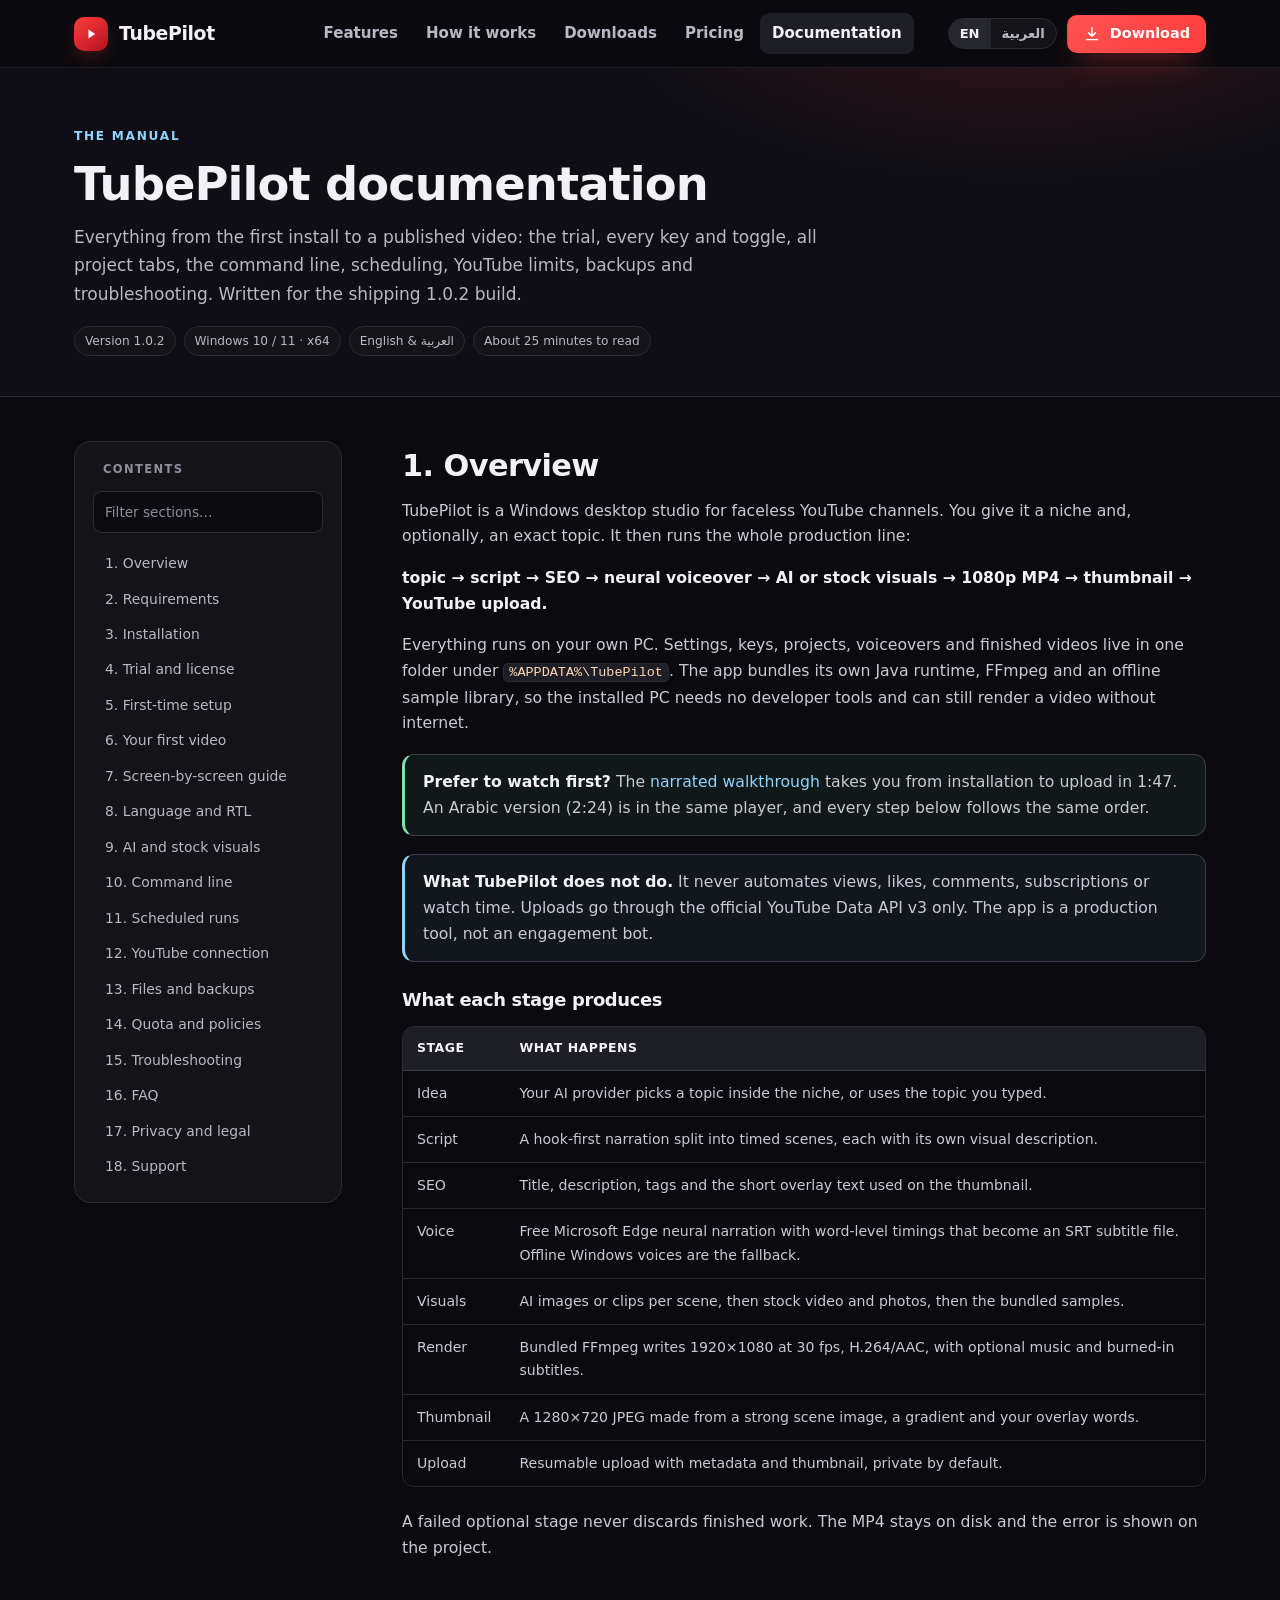
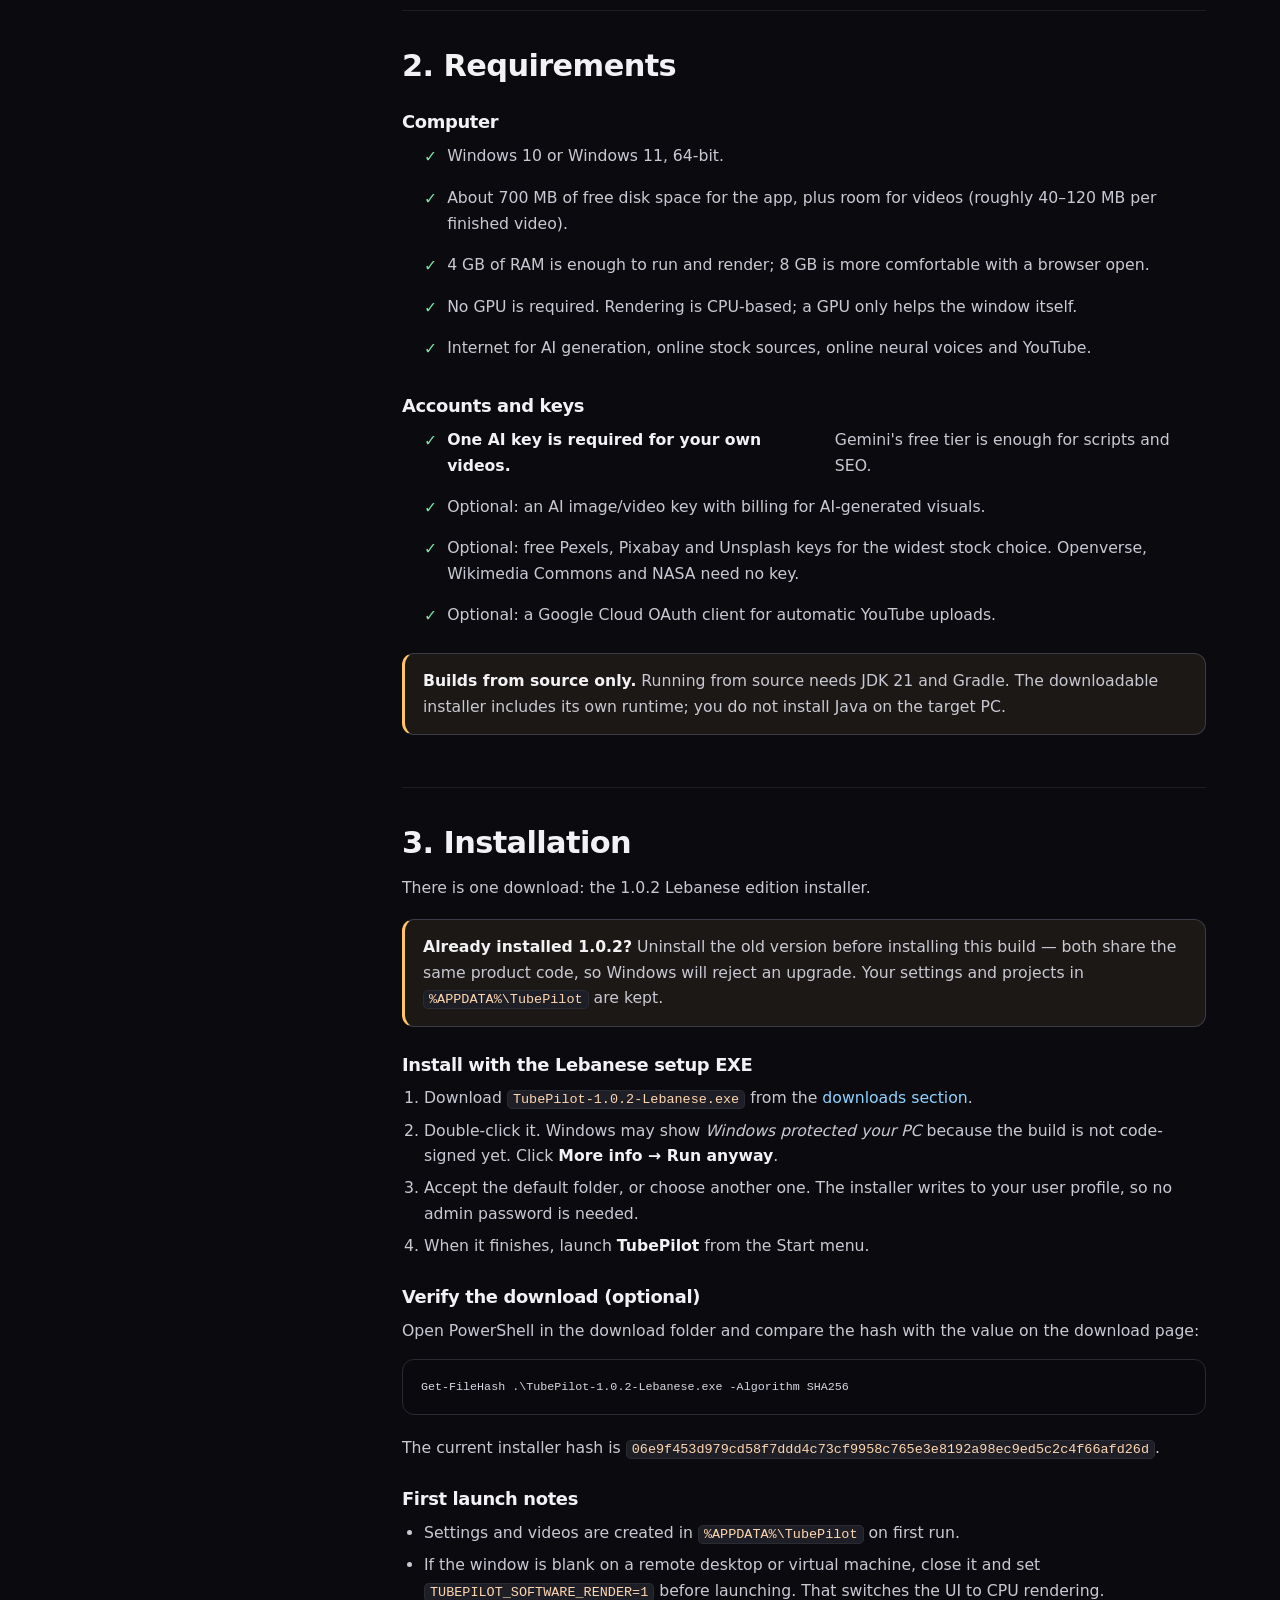
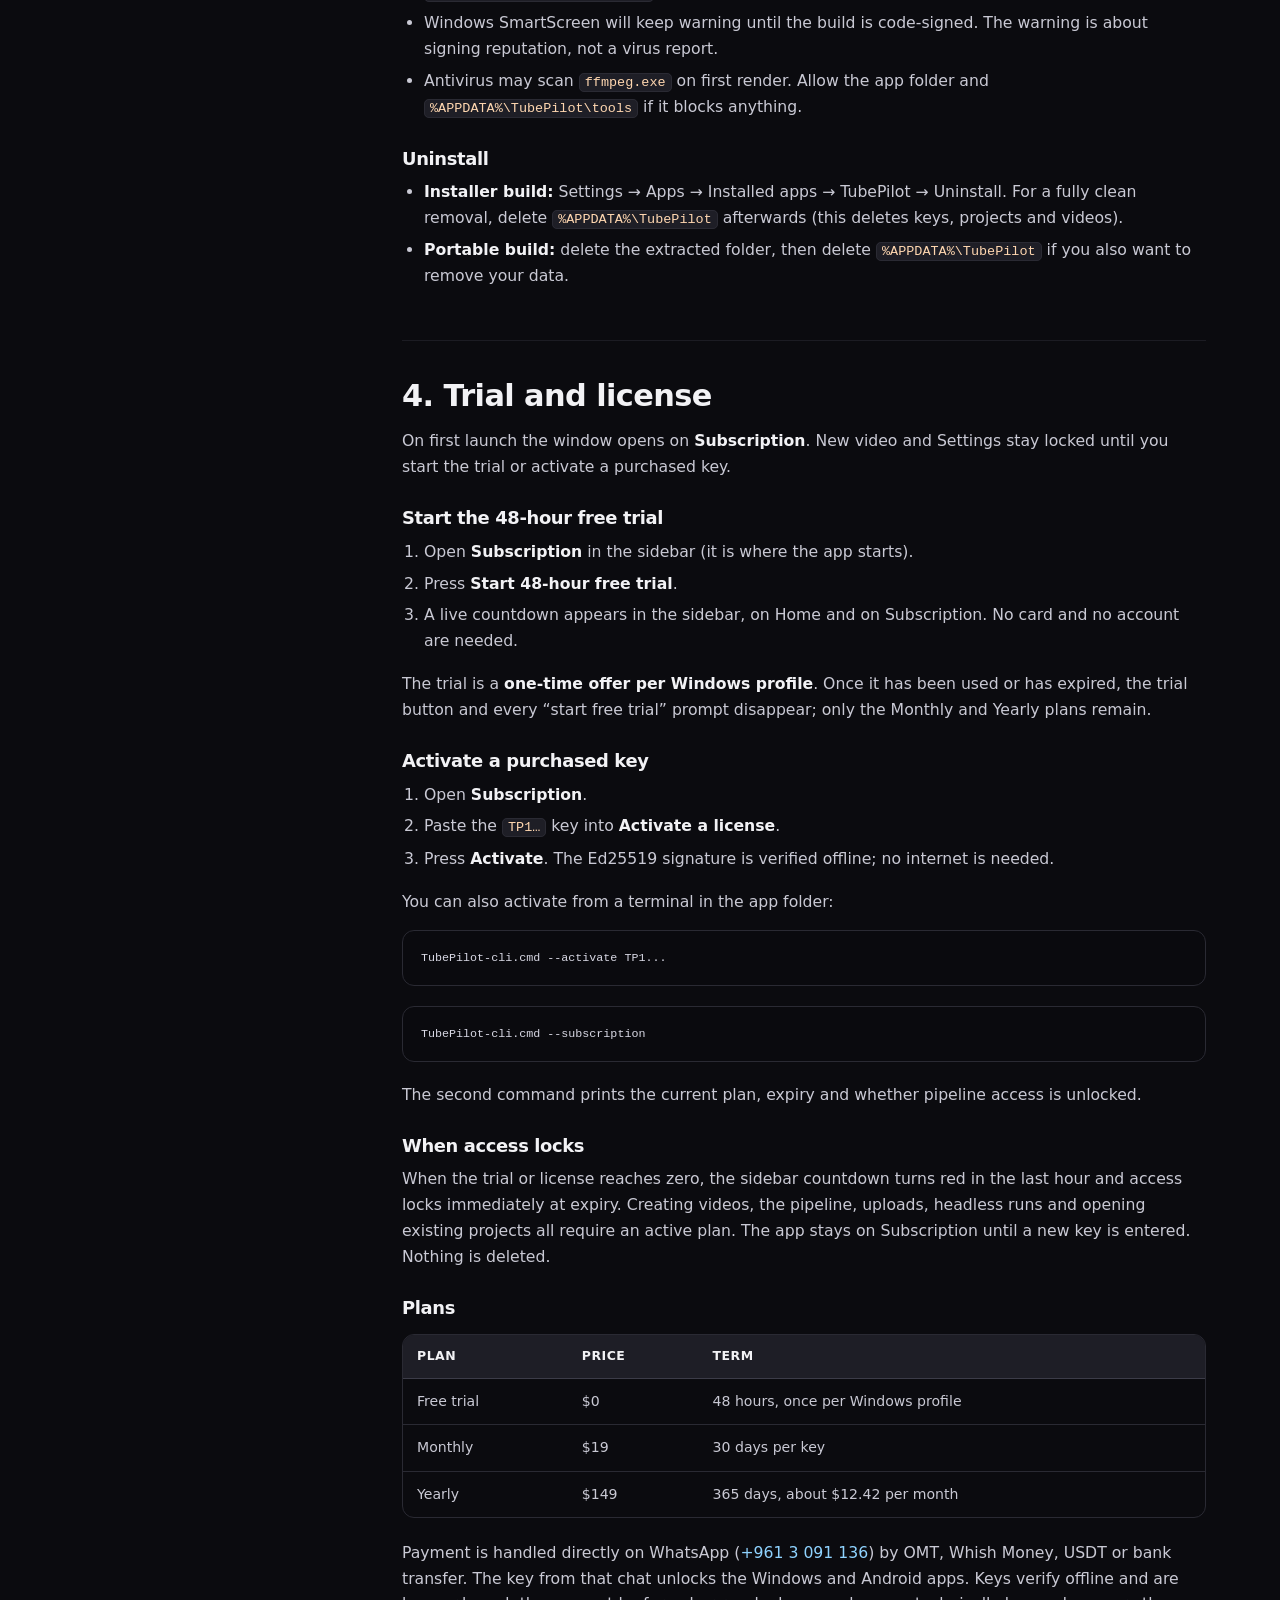
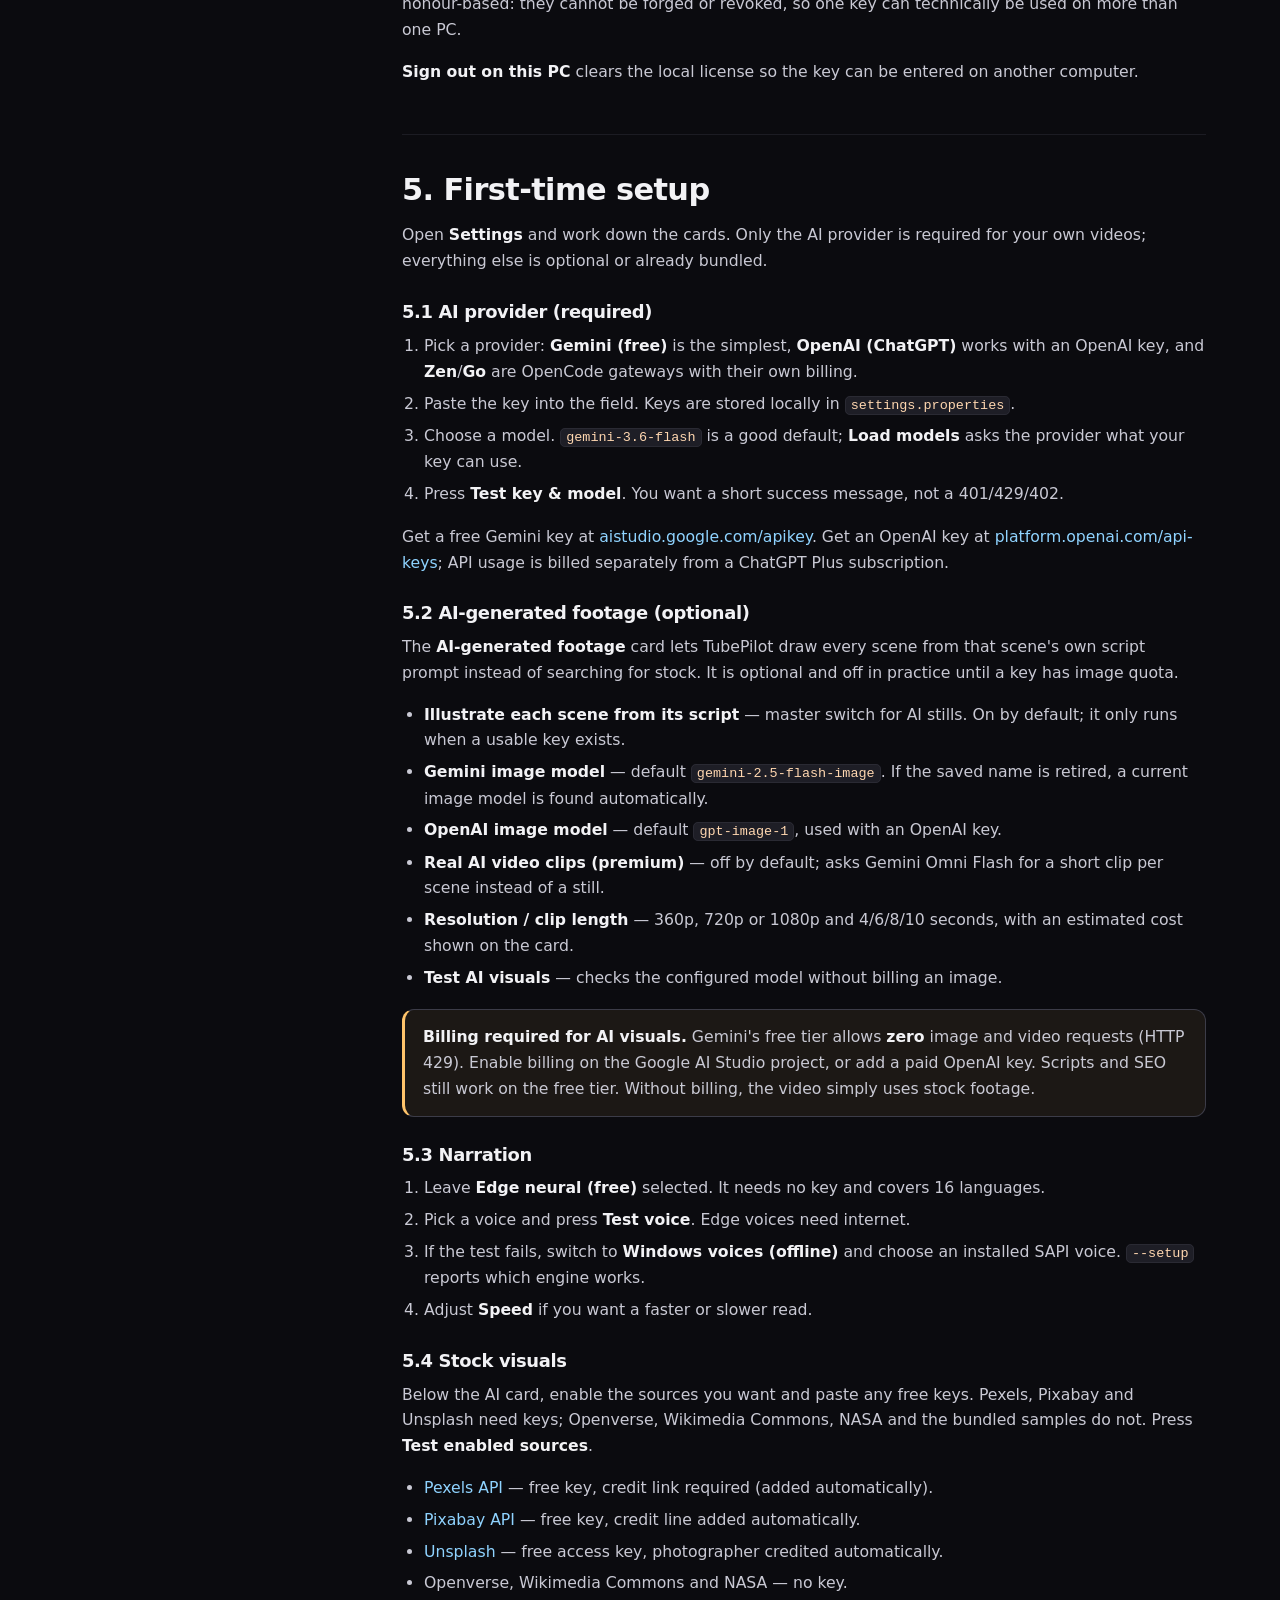
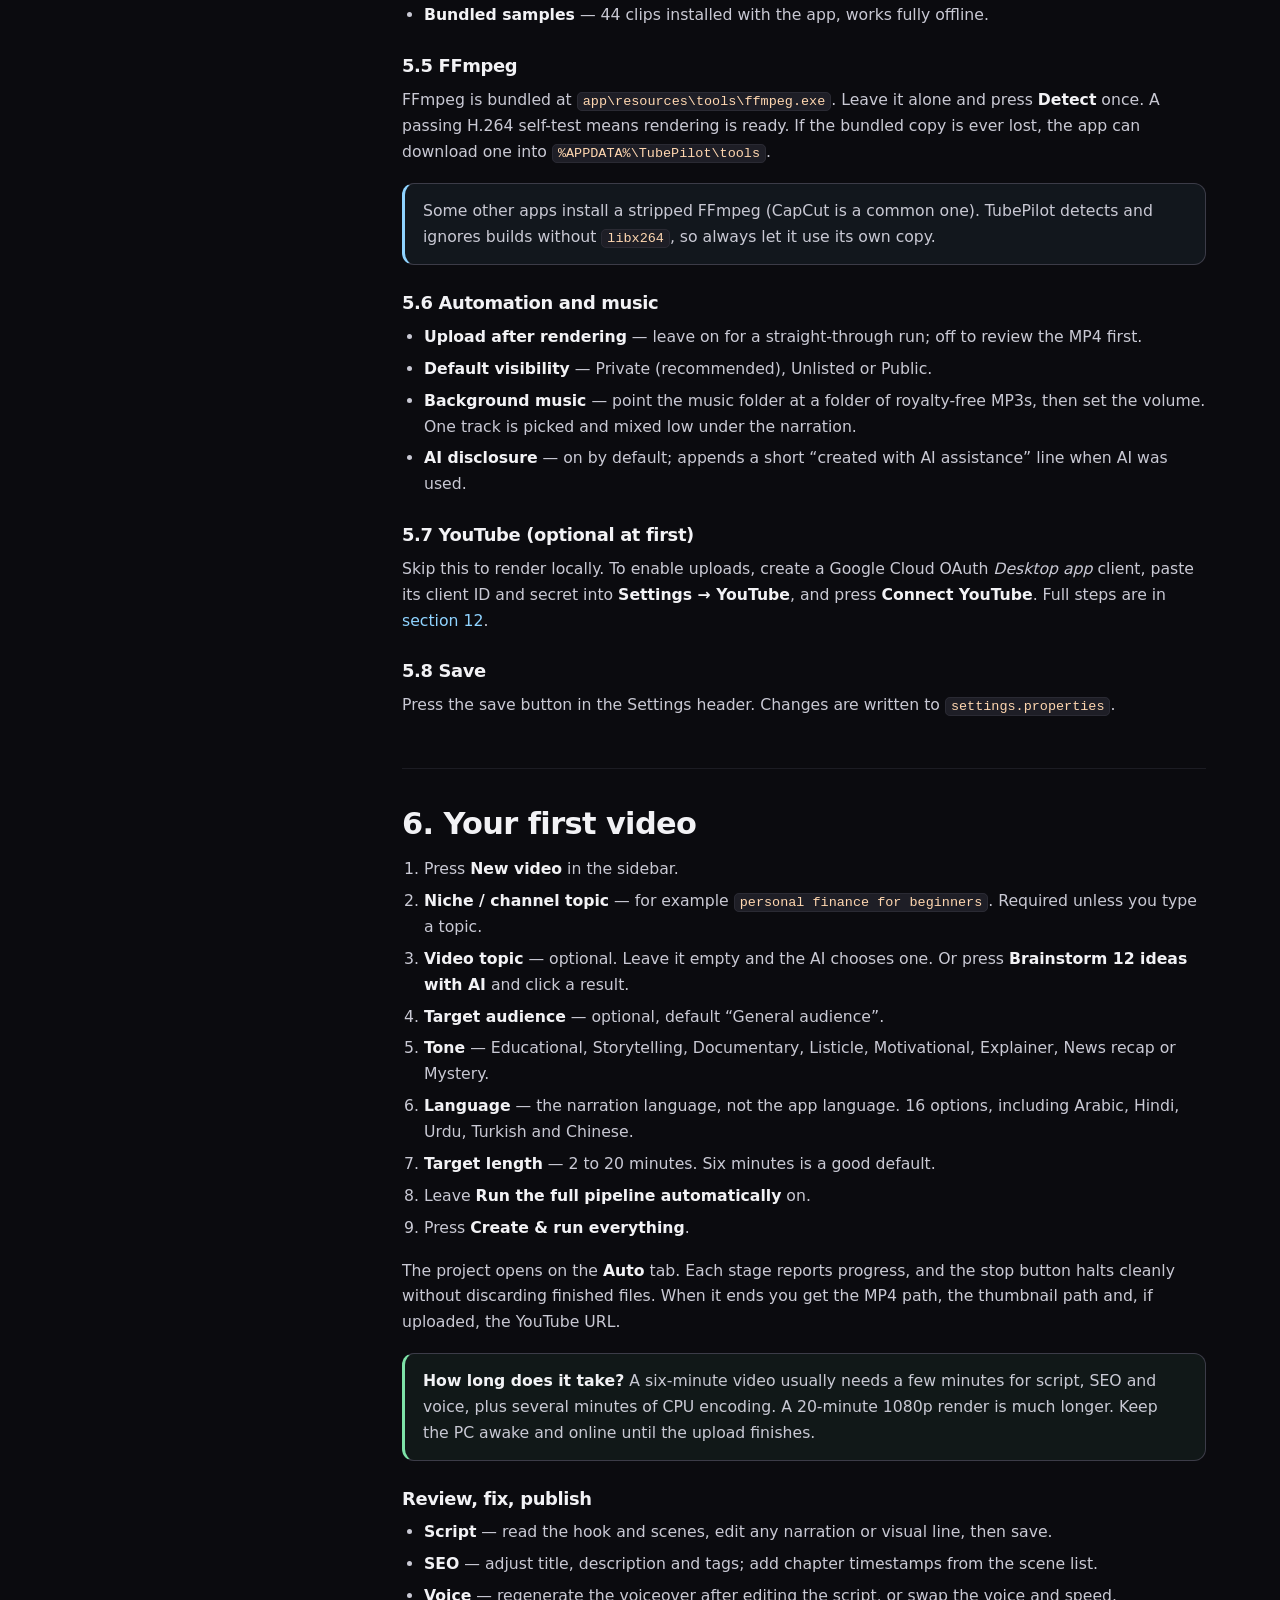
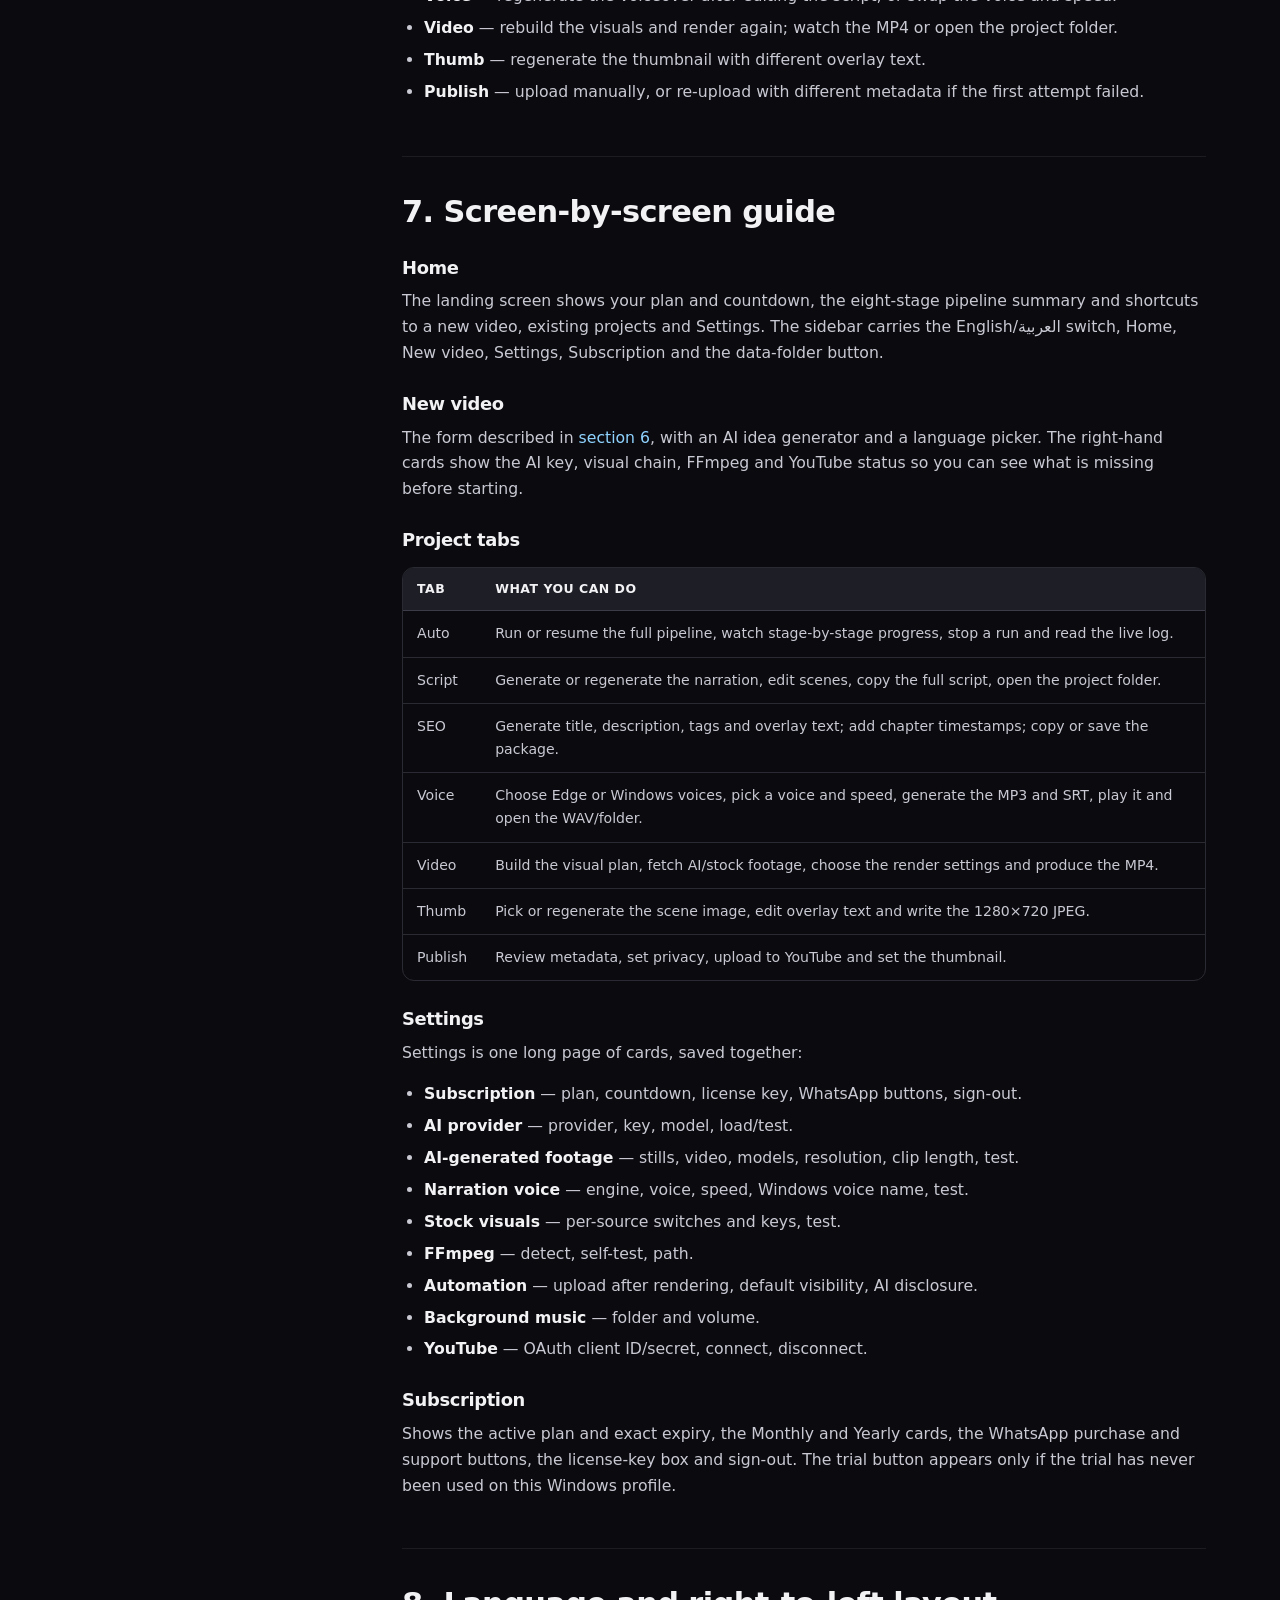
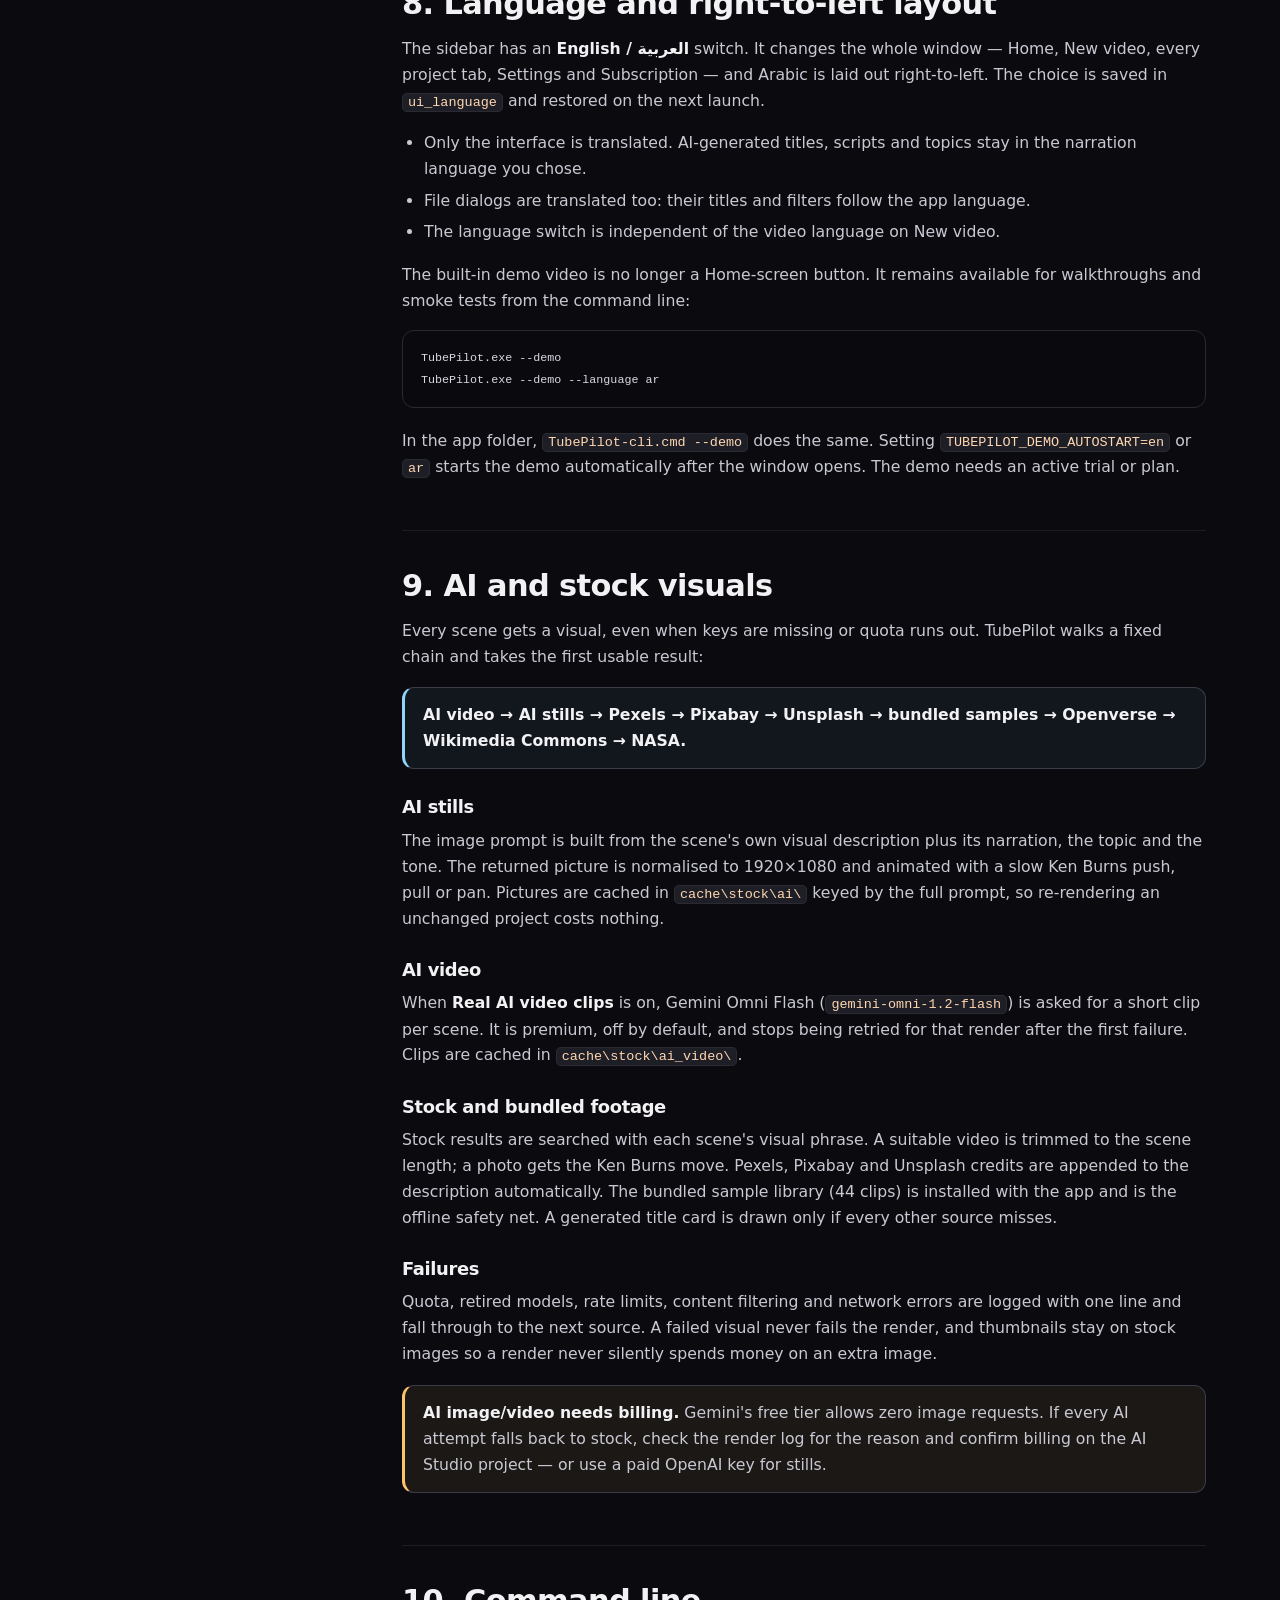
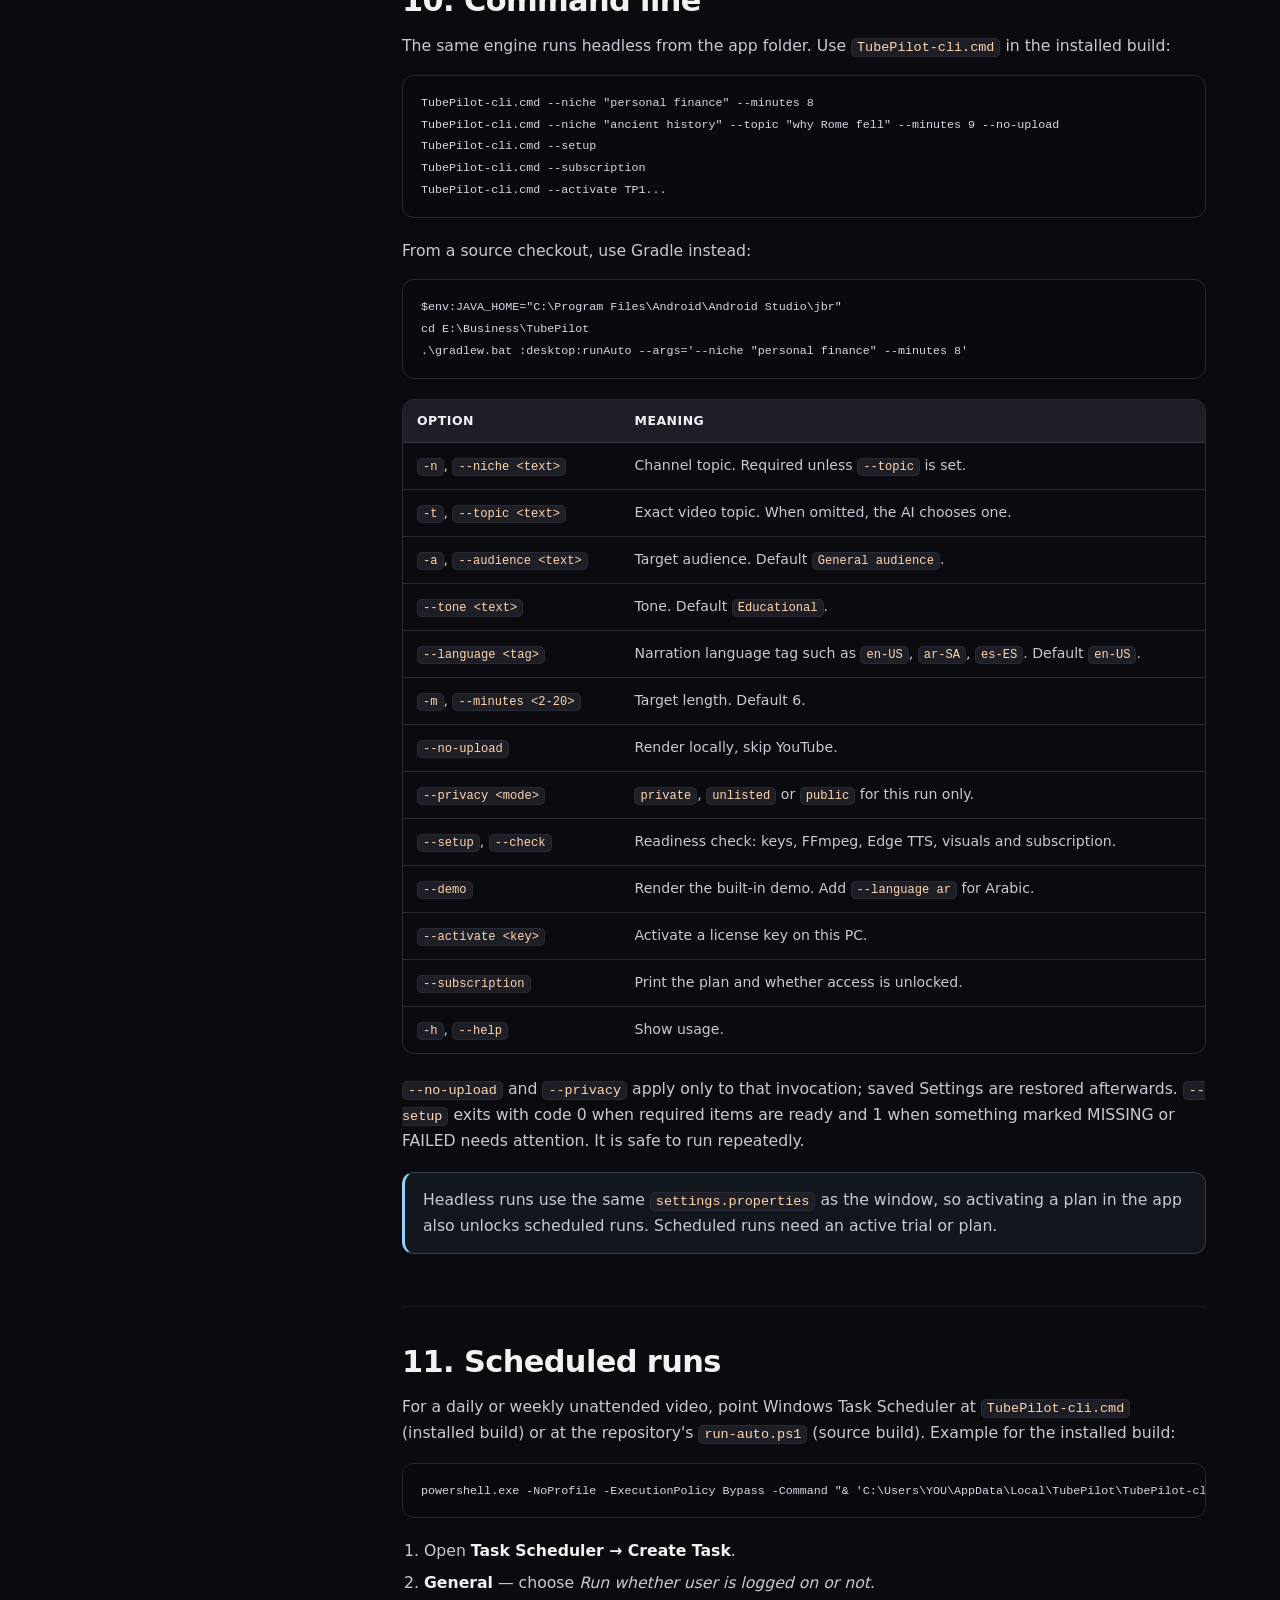
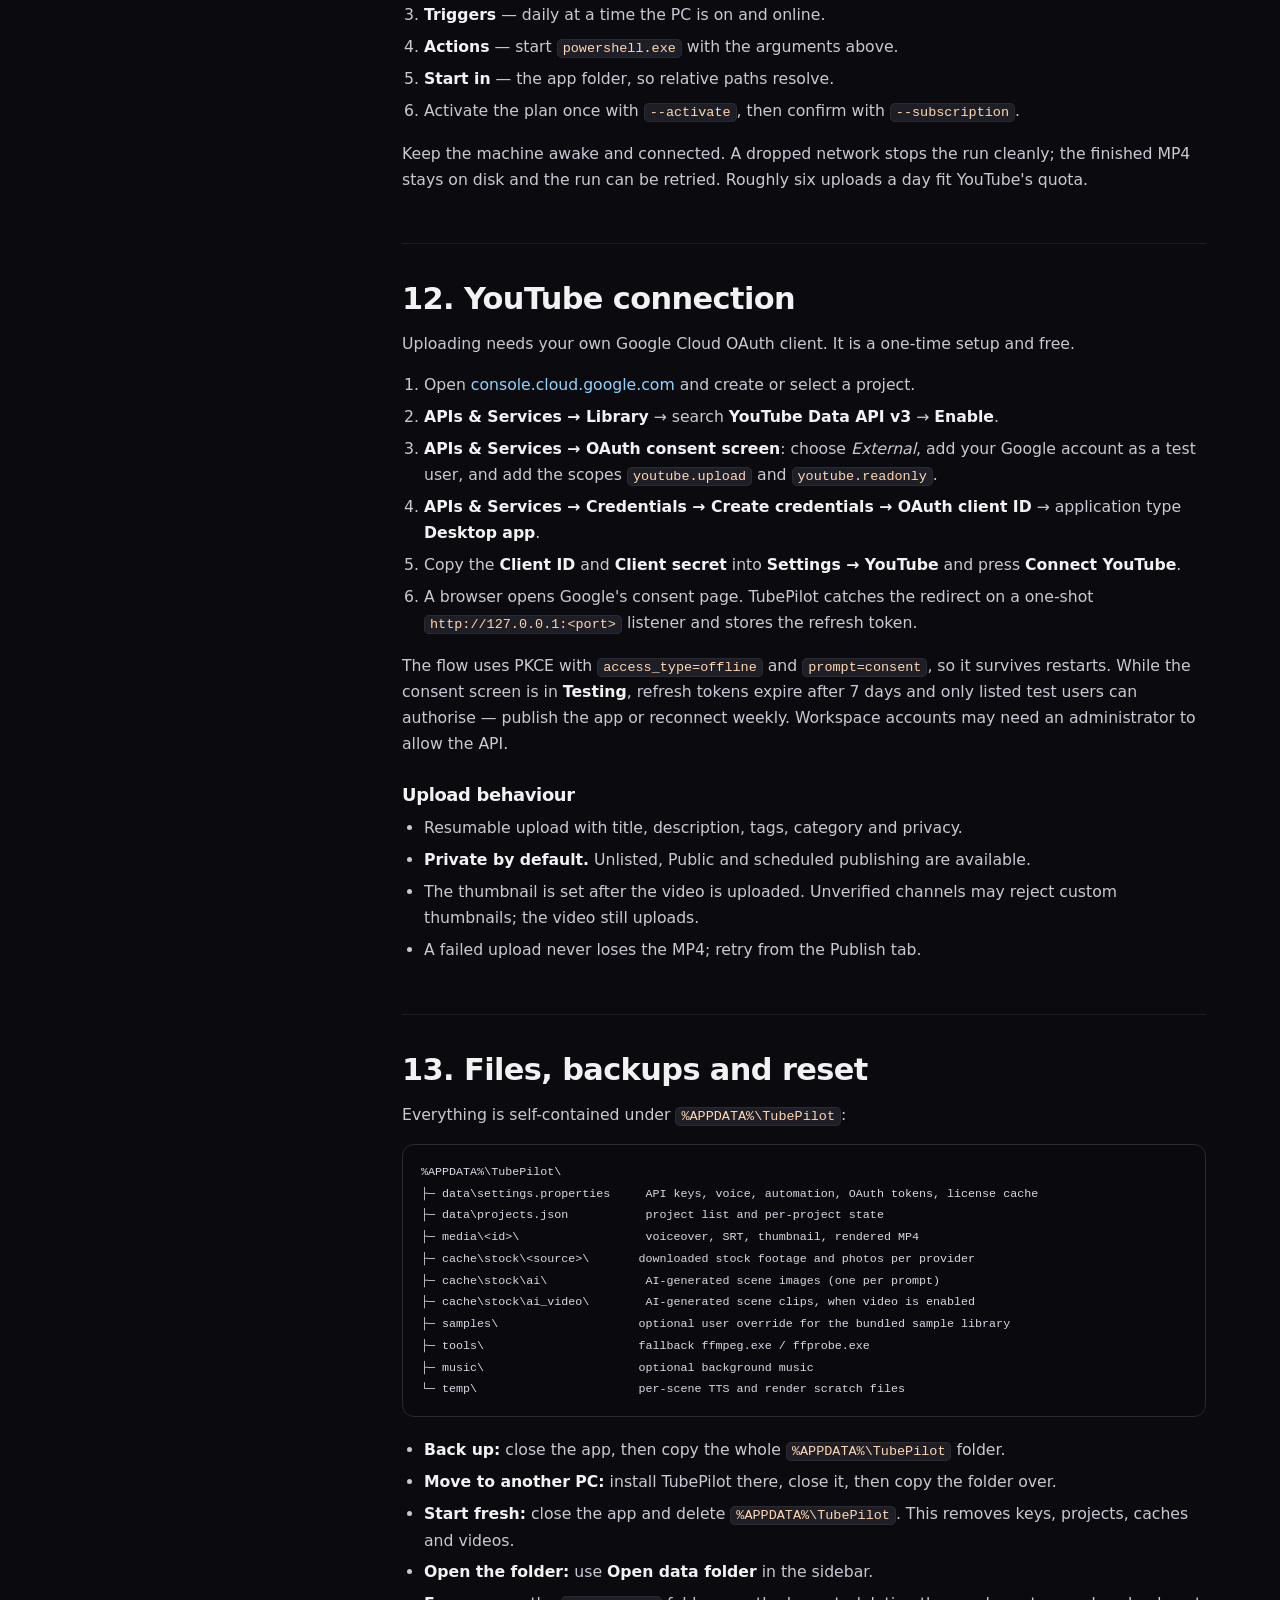
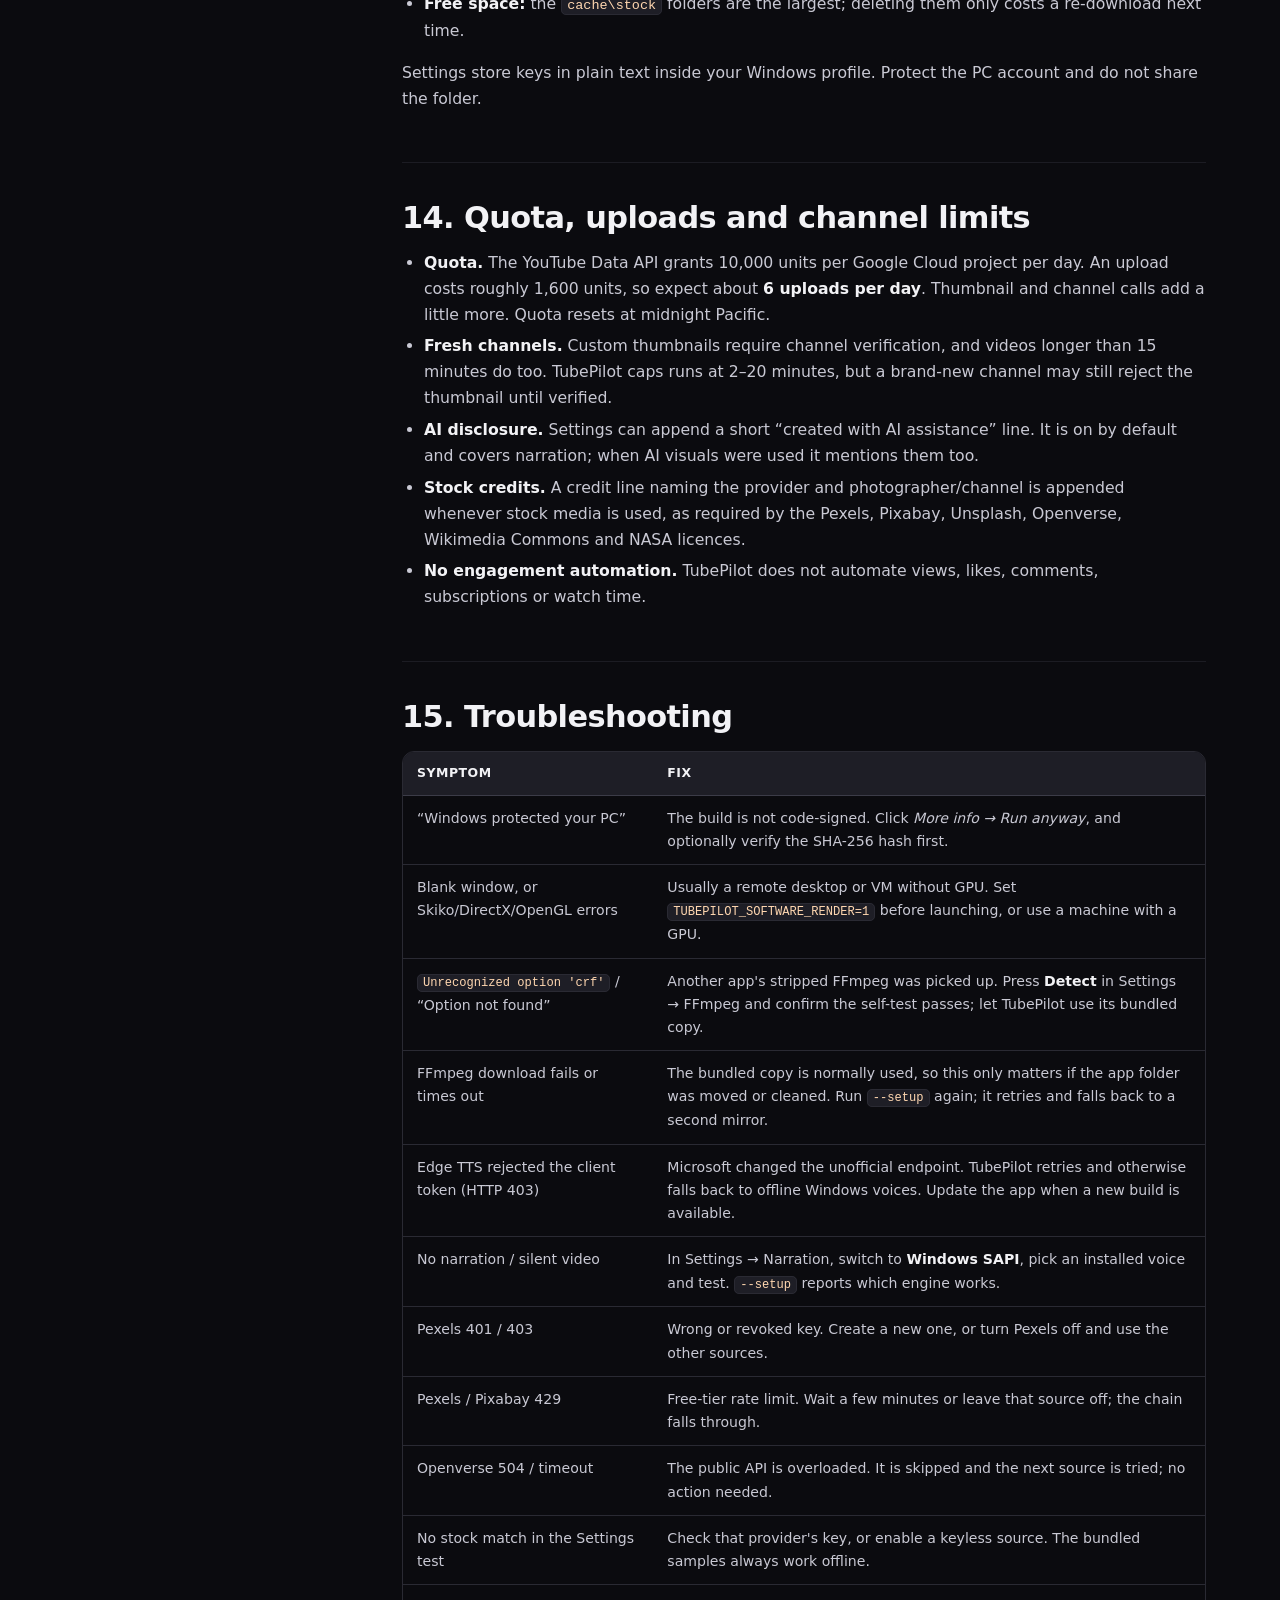
<file: docs.html>
<!DOCTYPE html>
<html lang="en" dir="ltr">
<head>
  <meta charset="utf-8">
  <meta name="viewport" content="width=device-width, initial-scale=1">
  <title>TubePilot documentation — installation to publishing</title>
  <meta name="description" content="The complete TubePilot manual: install the Windows app, start the trial, add your keys, read every screen, run the pipeline, upload to YouTube, schedule headless runs and fix common problems.">
  <meta name="theme-color" content="#0b0b0f">
  <meta property="og:title" content="TubePilot documentation — installation to publishing">
  <meta property="og:description" content="The complete TubePilot manual: install, activate, add keys, run the eight-stage pipeline, upload to YouTube, schedule runs and troubleshoot.">
  <meta property="og:type" content="article">
  <meta property="og:url" content="https://tubepilot-690.netlify.app/docs.html">
  <meta property="og:image" content="https://tubepilot-690.netlify.app/assets/social/tubepilot-promo-1200x630.png">
  <meta property="og:image:width" content="1200">
  <meta property="og:image:height" content="630">
  <meta property="og:image:alt" content="TubePilot promo: a dark studio screen showing the eight-stage video pipeline and a finished 1080p render">
  <meta name="twitter:card" content="summary_large_image">
  <meta name="twitter:image" content="https://tubepilot-690.netlify.app/assets/social/tubepilot-promo-1200x630.png">
  <link rel="canonical" href="https://tubepilot-690.netlify.app/docs.html">
  <link rel="icon" href="assets/favicon.svg" type="image/svg+xml">
  <link rel="stylesheet" href="assets/styles.css">
</head>
<body>
  <a class="skip-link" href="#main">Skip to content</a>

  <svg xmlns="http://www.w3.org/2000/svg" style="display:none" aria-hidden="true" focusable="false">
    <symbol id="i-download" viewBox="0 0 24 24" fill="none" stroke="currentColor" stroke-width="1.9" stroke-linecap="round" stroke-linejoin="round">
      <path d="M12 3.5V15M7.5 10.5L12 15l4.5-4.5"/><path d="M4.5 19.5h15"/>
    </symbol>
    <symbol id="i-arrow" viewBox="0 0 24 24" fill="none" stroke="currentColor" stroke-width="1.9" stroke-linecap="round" stroke-linejoin="round">
      <path d="M4 12h15M13 6l6 6-6 6"/>
    </symbol>
    <symbol id="i-menu" viewBox="0 0 24 24" fill="none" stroke="currentColor" stroke-width="2" stroke-linecap="round">
      <path d="M4 7h16M4 12h16M4 17h16"/>
    </symbol>
    <symbol id="i-check" viewBox="0 0 24 24" fill="none" stroke="currentColor" stroke-width="2" stroke-linecap="round" stroke-linejoin="round">
      <path d="M5 12.5l4.5 4.5L19 7"/>
    </symbol>
    <symbol id="i-whatsapp" viewBox="0 0 24 24" fill="none" stroke="currentColor" stroke-width="1.6" stroke-linecap="round" stroke-linejoin="round">
      <path d="M20.4 3.6A10.9 10.9 0 0 0 3.9 17.2L2.5 21.5l4.4-1.4A10.9 10.9 0 1 0 20.4 3.6z"/>
      <path d="M8.7 7.4c.3-.1.6 0 .8.4l.9 1.8c.1.3.1.6-.1.8l-.7.7c.6 1.2 1.5 2.1 2.7 2.7l.7-.7c.2-.2.5-.2.8-.1l1.8.9c.4.2.5.5.4.8-.2.8-.9 1.4-1.7 1.5-3.3.5-8.1-4.3-7.6-7.6.1-.9.7-1.6 1.5-1.8z"/>
    </symbol>
    <symbol id="i-book" viewBox="0 0 24 24" fill="none" stroke="currentColor" stroke-width="1.7" stroke-linecap="round" stroke-linejoin="round">
      <path d="M4 5.5A2.5 2.5 0 0 1 6.5 3H20v15.5H6.5A2.5 2.5 0 0 0 4 21z"/><path d="M8 7.5h8M8 11h6"/>
    </symbol>
    <symbol id="i-monitor" viewBox="0 0 24 24" fill="none" stroke="currentColor" stroke-width="1.7" stroke-linecap="round" stroke-linejoin="round">
      <rect x="3" y="4" width="18" height="12.5" rx="2.5"/><path d="M9 20h6M12 16.5V20"/>
    </symbol>
  </svg>

  <header class="site-header">
    <div class="wrap">
      <a class="brand" href="index.html">
        <span class="brand-mark">
          <svg viewBox="0 0 24 24" fill="none" aria-hidden="true"><path d="M9 6.5l8 5.5-8 5.5z" fill="#fff"/></svg>
        </span>
        TubePilot
      </a>
      <nav class="nav" id="site-nav" aria-label="Main">
        <a href="index.html#features">Features</a>
        <a href="index.html#how">How it works</a>
        <a href="index.html#downloads">Downloads</a>
        <a href="index.html#pricing">Pricing</a>
        <a href="docs.html" aria-current="page">Documentation</a>
      </nav>
      <div class="header-actions">
        <div class="lang-switch" role="group" aria-label="Language">
          <a href="docs.html" aria-current="true" hreflang="en">EN</a>
          <a href="docs-ar.html" hreflang="ar" lang="ar">العربية</a>
        </div>
        <a class="btn btn-primary btn-sm" href="index.html#downloads">
          <svg aria-hidden="true"><use href="#i-download"/></svg>
          Download
        </a>
        <button class="nav-toggle" type="button" aria-expanded="false" aria-controls="site-nav" aria-label="Menu">
          <svg aria-hidden="true"><use href="#i-menu"/></svg>
        </button>
      </div>
    </div>
  </header>

  <main id="main">
    <div class="docs-hero">
      <div class="wrap">
        <span class="section-kicker">The manual</span>
        <h1>TubePilot documentation</h1>
        <p>
          Everything from the first install to a published video: the trial, every key and
          toggle, all project tabs, the command line, scheduling, YouTube limits, backups
          and troubleshooting. Written for the shipping 1.0.2 build.
        </p>
        <div class="doc-meta">
          <span>Version 1.0.2</span>
          <span>Windows 10 / 11 · x64</span>
          <span>English &amp; العربية</span>
          <span>About 25 minutes to read</span>
        </div>
      </div>
    </div>

    <div class="wrap docs-layout">
      <aside class="docs-sidebar" aria-label="Documentation contents">
        <p class="toc-title">Contents</p>
        <div class="docs-search">
          <input id="toc-search" type="search" placeholder="Filter sections…" aria-label="Filter sections" autocomplete="off">
          <p class="hint" id="toc-search-hint"></p>
        </div>
        <ol>
          <li><a href="#overview">1. Overview</a></li>
          <li><a href="#requirements">2. Requirements</a></li>
          <li><a href="#install">3. Installation</a></li>
          <li><a href="#activate">4. Trial and license</a></li>
          <li><a href="#setup">5. First-time setup</a></li>
          <li><a href="#first-video">6. Your first video</a></li>
          <li><a href="#screens">7. Screen-by-screen guide</a></li>
          <li><a href="#language">8. Language and RTL</a></li>
          <li><a href="#visuals">9. AI and stock visuals</a></li>
          <li><a href="#cli">10. Command line</a></li>
          <li><a href="#schedule">11. Scheduled runs</a></li>
          <li><a href="#youtube">12. YouTube connection</a></li>
          <li><a href="#data">13. Files and backups</a></li>
          <li><a href="#quota">14. Quota and policies</a></li>
          <li><a href="#troubleshooting">15. Troubleshooting</a></li>
          <li><a href="#faq">16. FAQ</a></li>
          <li><a href="#legal">17. Privacy and legal</a></li>
          <li><a href="#support">18. Support</a></li>
        </ol>
      </aside>

      <article class="doc-content">

        <section id="overview">
          <h2>1. Overview <a class="anchor" href="#overview" aria-label="Link to this section">#</a></h2>
          <p>
            TubePilot is a Windows desktop studio for faceless YouTube channels. You give it a
            niche and, optionally, an exact topic. It then runs the whole production line:
          </p>
          <p><strong>topic → script → SEO → neural voiceover → AI or stock visuals → 1080p MP4 → thumbnail → YouTube upload.</strong></p>
          <p>
            Everything runs on your own PC. Settings, keys, projects, voiceovers and finished
            videos live in one folder under <code>%APPDATA%\TubePilot</code>. The app bundles its
            own Java runtime, FFmpeg and an offline sample library, so the installed PC needs no
            developer tools and can still render a video without internet.
          </p>
          <div class="callout tip">
            <p><strong>Prefer to watch first?</strong> The <a href="index.html#demo">narrated walkthrough</a>
            takes you from installation to upload in 1:47. An Arabic version (2:24) is in the same
            player, and every step below follows the same order.</p>
          </div>
          <div class="callout note">
            <p><strong>What TubePilot does not do.</strong> It never automates views, likes,
            comments, subscriptions or watch time. Uploads go through the official YouTube Data
            API v3 only. The app is a production tool, not an engagement bot.</p>
          </div>
          <h3>What each stage produces</h3>
          <div class="table-wrap">
            <table>
              <thead><tr><th>Stage</th><th>What happens</th></tr></thead>
              <tbody>
                <tr><td>Idea</td><td>Your AI provider picks a topic inside the niche, or uses the topic you typed.</td></tr>
                <tr><td>Script</td><td>A hook-first narration split into timed scenes, each with its own visual description.</td></tr>
                <tr><td>SEO</td><td>Title, description, tags and the short overlay text used on the thumbnail.</td></tr>
                <tr><td>Voice</td><td>Free Microsoft Edge neural narration with word-level timings that become an SRT subtitle file. Offline Windows voices are the fallback.</td></tr>
                <tr><td>Visuals</td><td>AI images or clips per scene, then stock video and photos, then the bundled samples.</td></tr>
                <tr><td>Render</td><td>Bundled FFmpeg writes 1920×1080 at 30 fps, H.264/AAC, with optional music and burned-in subtitles.</td></tr>
                <tr><td>Thumbnail</td><td>A 1280×720 JPEG made from a strong scene image, a gradient and your overlay words.</td></tr>
                <tr><td>Upload</td><td>Resumable upload with metadata and thumbnail, private by default.</td></tr>
              </tbody>
            </table>
          </div>
          <p>A failed optional stage never discards finished work. The MP4 stays on disk and the error is shown on the project.</p>
        </section>

        <section id="requirements">
          <h2>2. Requirements <a class="anchor" href="#requirements" aria-label="Link to this section">#</a></h2>
          <h3>Computer</h3>
          <ul class="checklist">
            <li>Windows 10 or Windows 11, 64-bit.</li>
            <li>About 700 MB of free disk space for the app, plus room for videos (roughly 40–120 MB per finished video).</li>
            <li>4 GB of RAM is enough to run and render; 8 GB is more comfortable with a browser open.</li>
            <li>No GPU is required. Rendering is CPU-based; a GPU only helps the window itself.</li>
            <li>Internet for AI generation, online stock sources, online neural voices and YouTube.</li>
          </ul>
          <h3>Accounts and keys</h3>
          <ul class="checklist">
            <li><strong>One AI key is required for your own videos.</strong> Gemini's free tier is enough for scripts and SEO.</li>
            <li>Optional: an AI image/video key with billing for AI-generated visuals.</li>
            <li>Optional: free Pexels, Pixabay and Unsplash keys for the widest stock choice. Openverse, Wikimedia Commons and NASA need no key.</li>
            <li>Optional: a Google Cloud OAuth client for automatic YouTube uploads.</li>
          </ul>
          <div class="callout warn">
            <p><strong>Builds from source only.</strong> Running from source needs JDK 21 and Gradle. The
            downloadable installer includes its own runtime; you do not install Java on the target
            PC.</p>
          </div>
        </section>

        <section id="install">
          <h2>3. Installation <a class="anchor" href="#install" aria-label="Link to this section">#</a></h2>
          <p>There is one download: the 1.0.2 Lebanese edition installer.</p>
          <div class="callout warn">
            <p><strong>Already installed 1.0.2?</strong> Uninstall the old version before installing this
            build — both share the same product code, so Windows will reject an upgrade. Your settings
            and projects in <code>%APPDATA%\TubePilot</code> are kept.</p>
          </div>

          <h3>Install with the Lebanese setup EXE</h3>
          <ol>
            <li>Download <code>TubePilot-1.0.2-Lebanese.exe</code> from the <a href="index.html#downloads">downloads section</a>.</li>
            <li>Double-click it. Windows may show <em>Windows protected your PC</em> because the build is not code-signed yet. Click <strong>More info → Run anyway</strong>.</li>
            <li>Accept the default folder, or choose another one. The installer writes to your user profile, so no admin password is needed.</li>
            <li>When it finishes, launch <strong>TubePilot</strong> from the Start menu.</li>
          </ol>

          <h3>Verify the download (optional)</h3>
          <p>Open PowerShell in the download folder and compare the hash with the value on the download page:</p>
          <div class="code-block"><pre><code>Get-FileHash .\TubePilot-1.0.2-Lebanese.exe -Algorithm SHA256</code></pre></div>
          <p>The current installer hash is <code>06e9f453d979cd58f7ddd4c73cf9958c765e3e8192a98ec9ed5c2c4f66afd26d</code>.</p>

          <h3>First launch notes</h3>
          <ul>
            <li>Settings and videos are created in <code>%APPDATA%\TubePilot</code> on first run.</li>
            <li>If the window is blank on a remote desktop or virtual machine, close it and set <code>TUBEPILOT_SOFTWARE_RENDER=1</code> before launching. That switches the UI to CPU rendering.</li>
            <li>Windows SmartScreen will keep warning until the build is code-signed. The warning is about signing reputation, not a virus report.</li>
            <li>Antivirus may scan <code>ffmpeg.exe</code> on first render. Allow the app folder and <code>%APPDATA%\TubePilot\tools</code> if it blocks anything.</li>
          </ul>

          <h3>Uninstall</h3>
          <ul>
            <li><strong>Installer build:</strong> Settings → Apps → Installed apps → TubePilot → Uninstall. For a fully clean removal, delete <code>%APPDATA%\TubePilot</code> afterwards (this deletes keys, projects and videos).</li>
            <li><strong>Portable build:</strong> delete the extracted folder, then delete <code>%APPDATA%\TubePilot</code> if you also want to remove your data.</li>
          </ul>
        </section>

        <section id="activate">
          <h2>4. Trial and license <a class="anchor" href="#activate" aria-label="Link to this section">#</a></h2>
          <p>
            On first launch the window opens on <strong>Subscription</strong>. New video and Settings
            stay locked until you start the trial or activate a purchased key.
          </p>
          <h3>Start the 48-hour free trial</h3>
          <ol>
            <li>Open <strong>Subscription</strong> in the sidebar (it is where the app starts).</li>
            <li>Press <strong>Start 48-hour free trial</strong>.</li>
            <li>A live countdown appears in the sidebar, on Home and on Subscription. No card and no account are needed.</li>
          </ol>
          <p>
            The trial is a <strong>one-time offer per Windows profile</strong>. Once it has been used or
            has expired, the trial button and every “start free trial” prompt disappear; only the
            Monthly and Yearly plans remain.
          </p>
          <h3>Activate a purchased key</h3>
          <ol>
            <li>Open <strong>Subscription</strong>.</li>
            <li>Paste the <code>TP1…</code> key into <strong>Activate a license</strong>.</li>
            <li>Press <strong>Activate</strong>. The Ed25519 signature is verified offline; no internet is needed.</li>
          </ol>
          <p>You can also activate from a terminal in the app folder:</p>
          <div class="code-block"><pre><code>TubePilot-cli.cmd --activate TP1...</code></pre></div>
          <div class="code-block"><pre><code>TubePilot-cli.cmd --subscription</code></pre></div>
          <p>The second command prints the current plan, expiry and whether pipeline access is unlocked.</p>
          <h3>When access locks</h3>
          <p>
            When the trial or license reaches zero, the sidebar countdown turns red in the last hour
            and access locks immediately at expiry. Creating videos, the pipeline, uploads, headless
            runs and opening existing projects all require an active plan. The app stays on
            Subscription until a new key is entered. Nothing is deleted.
          </p>
          <h3>Plans</h3>
          <div class="table-wrap">
            <table>
              <thead><tr><th>Plan</th><th>Price</th><th>Term</th></tr></thead>
              <tbody>
                <tr><td>Free trial</td><td>$0</td><td>48 hours, once per Windows profile</td></tr>
                <tr><td>Monthly</td><td>$19</td><td>30 days per key</td></tr>
                <tr><td>Yearly</td><td>$149</td><td>365 days, about $12.42 per month</td></tr>
              </tbody>
            </table>
          </div>
          <p>
            Payment is handled directly on WhatsApp (<a href="https://wa.me/9613091136" target="_blank" rel="noopener">+961 3 091 136</a>)
            by OMT, Whish Money, USDT or bank transfer. The key from that chat unlocks the Windows and
            Android apps. Keys verify offline and are honour-based: they cannot be forged or revoked,
            so one key can technically be used on more than one PC.
          </p>
          <p><strong>Sign out on this PC</strong> clears the local license so the key can be entered on another computer.</p>
        </section>

        <section id="setup">
          <h2>5. First-time setup <a class="anchor" href="#setup" aria-label="Link to this section">#</a></h2>
          <p>
            Open <strong>Settings</strong> and work down the cards. Only the AI provider is required
            for your own videos; everything else is optional or already bundled.
          </p>

          <h3>5.1 AI provider (required)</h3>
          <ol>
            <li>Pick a provider: <strong>Gemini (free)</strong> is the simplest, <strong>OpenAI (ChatGPT)</strong> works with an OpenAI key, and <strong>Zen</strong>/<strong>Go</strong> are OpenCode gateways with their own billing.</li>
            <li>Paste the key into the field. Keys are stored locally in <code>settings.properties</code>.</li>
            <li>Choose a model. <code>gemini-3.6-flash</code> is a good default; <strong>Load models</strong> asks the provider what your key can use.</li>
            <li>Press <strong>Test key &amp; model</strong>. You want a short success message, not a 401/429/402.</li>
          </ol>
          <p>
            Get a free Gemini key at <a href="https://aistudio.google.com/apikey" target="_blank" rel="noopener">aistudio.google.com/apikey</a>.
            Get an OpenAI key at <a href="https://platform.openai.com/api-keys" target="_blank" rel="noopener">platform.openai.com/api-keys</a>;
            API usage is billed separately from a ChatGPT Plus subscription.
          </p>

          <h3>5.2 AI-generated footage (optional)</h3>
          <p>
            The <strong>AI-generated footage</strong> card lets TubePilot draw every scene from that
            scene's own script prompt instead of searching for stock. It is optional and off in
            practice until a key has image quota.
          </p>
          <ul>
            <li><strong>Illustrate each scene from its script</strong> — master switch for AI stills. On by default; it only runs when a usable key exists.</li>
            <li><strong>Gemini image model</strong> — default <code>gemini-2.5-flash-image</code>. If the saved name is retired, a current image model is found automatically.</li>
            <li><strong>OpenAI image model</strong> — default <code>gpt-image-1</code>, used with an OpenAI key.</li>
            <li><strong>Real AI video clips (premium)</strong> — off by default; asks Gemini Omni Flash for a short clip per scene instead of a still.</li>
            <li><strong>Resolution / clip length</strong> — 360p, 720p or 1080p and 4/6/8/10 seconds, with an estimated cost shown on the card.</li>
            <li><strong>Test AI visuals</strong> — checks the configured model without billing an image.</li>
          </ul>
          <div class="callout warn">
            <p><strong>Billing required for AI visuals.</strong> Gemini's free tier allows <strong>zero</strong>
            image and video requests (HTTP 429). Enable billing on the Google AI Studio project, or add
            a paid OpenAI key. Scripts and SEO still work on the free tier. Without billing, the video
            simply uses stock footage.</p>
          </div>

          <h3>5.3 Narration</h3>
          <ol>
            <li>Leave <strong>Edge neural (free)</strong> selected. It needs no key and covers 16 languages.</li>
            <li>Pick a voice and press <strong>Test voice</strong>. Edge voices need internet.</li>
            <li>If the test fails, switch to <strong>Windows voices (offline)</strong> and choose an installed SAPI voice. <code>--setup</code> reports which engine works.</li>
            <li>Adjust <strong>Speed</strong> if you want a faster or slower read.</li>
          </ol>

          <h3>5.4 Stock visuals</h3>
          <p>
            Below the AI card, enable the sources you want and paste any free keys. Pexels, Pixabay and
            Unsplash need keys; Openverse, Wikimedia Commons, NASA and the bundled samples do not.
            Press <strong>Test enabled sources</strong>.
          </p>
          <ul>
            <li><a href="https://www.pexels.com/api/" target="_blank" rel="noopener">Pexels API</a> — free key, credit link required (added automatically).</li>
            <li><a href="https://pixabay.com/api/docs/" target="_blank" rel="noopener">Pixabay API</a> — free key, credit line added automatically.</li>
            <li><a href="https://unsplash.com/developers" target="_blank" rel="noopener">Unsplash</a> — free access key, photographer credited automatically.</li>
            <li>Openverse, Wikimedia Commons and NASA — no key.</li>
            <li><strong>Bundled samples</strong> — 44 clips installed with the app, works fully offline.</li>
          </ul>

          <h3>5.5 FFmpeg</h3>
          <p>
            FFmpeg is bundled at <code>app\resources\tools\ffmpeg.exe</code>. Leave it alone and press
            <strong>Detect</strong> once. A passing H.264 self-test means rendering is ready. If the
            bundled copy is ever lost, the app can download one into <code>%APPDATA%\TubePilot\tools</code>.
          </p>
          <div class="callout note">
            <p>Some other apps install a stripped FFmpeg (CapCut is a common one). TubePilot detects and
            ignores builds without <code>libx264</code>, so always let it use its own copy.</p>
          </div>

          <h3>5.6 Automation and music</h3>
          <ul>
            <li><strong>Upload after rendering</strong> — leave on for a straight-through run; off to review the MP4 first.</li>
            <li><strong>Default visibility</strong> — Private (recommended), Unlisted or Public.</li>
            <li><strong>Background music</strong> — point the music folder at a folder of royalty-free MP3s, then set the volume. One track is picked and mixed low under the narration.</li>
            <li><strong>AI disclosure</strong> — on by default; appends a short “created with AI assistance” line when AI was used.</li>
          </ul>

          <h3>5.7 YouTube (optional at first)</h3>
          <p>
            Skip this to render locally. To enable uploads, create a Google Cloud OAuth <em>Desktop app</em>
            client, paste its client ID and secret into <strong>Settings → YouTube</strong>, and press
            <strong>Connect YouTube</strong>. Full steps are in <a href="#youtube">section 12</a>.
          </p>

          <h3>5.8 Save</h3>
          <p>Press the save button in the Settings header. Changes are written to <code>settings.properties</code>.</p>
        </section>

        <section id="first-video">
          <h2>6. Your first video <a class="anchor" href="#first-video" aria-label="Link to this section">#</a></h2>
          <ol>
            <li>Press <strong>New video</strong> in the sidebar.</li>
            <li><strong>Niche / channel topic</strong> — for example <code>personal finance for beginners</code>. Required unless you type a topic.</li>
            <li><strong>Video topic</strong> — optional. Leave it empty and the AI chooses one. Or press <strong>Brainstorm 12 ideas with AI</strong> and click a result.</li>
            <li><strong>Target audience</strong> — optional, default “General audience”.</li>
            <li><strong>Tone</strong> — Educational, Storytelling, Documentary, Listicle, Motivational, Explainer, News recap or Mystery.</li>
            <li><strong>Language</strong> — the narration language, not the app language. 16 options, including Arabic, Hindi, Urdu, Turkish and Chinese.</li>
            <li><strong>Target length</strong> — 2 to 20 minutes. Six minutes is a good default.</li>
            <li>Leave <strong>Run the full pipeline automatically</strong> on.</li>
            <li>Press <strong>Create &amp; run everything</strong>.</li>
          </ol>
          <p>
            The project opens on the <strong>Auto</strong> tab. Each stage reports progress, and the stop
            button halts cleanly without discarding finished files. When it ends you get the MP4 path,
            the thumbnail path and, if uploaded, the YouTube URL.
          </p>
          <div class="callout tip">
            <p><strong>How long does it take?</strong> A six-minute video usually needs a few minutes for
            script, SEO and voice, plus several minutes of CPU encoding. A 20-minute 1080p render is
            much longer. Keep the PC awake and online until the upload finishes.</p>
          </div>
          <h3>Review, fix, publish</h3>
          <ul>
            <li><strong>Script</strong> — read the hook and scenes, edit any narration or visual line, then save.</li>
            <li><strong>SEO</strong> — adjust title, description and tags; add chapter timestamps from the scene list.</li>
            <li><strong>Voice</strong> — regenerate the voiceover after editing the script, or swap the voice and speed.</li>
            <li><strong>Video</strong> — rebuild the visuals and render again; watch the MP4 or open the project folder.</li>
            <li><strong>Thumb</strong> — regenerate the thumbnail with different overlay text.</li>
            <li><strong>Publish</strong> — upload manually, or re-upload with different metadata if the first attempt failed.</li>
          </ul>
        </section>

        <section id="screens">
          <h2>7. Screen-by-screen guide <a class="anchor" href="#screens" aria-label="Link to this section">#</a></h2>

          <h3>Home</h3>
          <p>
            The landing screen shows your plan and countdown, the eight-stage pipeline summary and
            shortcuts to a new video, existing projects and Settings. The sidebar carries the
            English/العربية switch, Home, New video, Settings, Subscription and the data-folder button.
          </p>

          <h3>New video</h3>
          <p>
            The form described in <a href="#first-video">section 6</a>, with an AI idea generator and a
            language picker. The right-hand cards show the AI key, visual chain, FFmpeg and YouTube
            status so you can see what is missing before starting.
          </p>

          <h3>Project tabs</h3>
          <div class="table-wrap">
            <table>
              <thead><tr><th>Tab</th><th>What you can do</th></tr></thead>
              <tbody>
                <tr><td>Auto</td><td>Run or resume the full pipeline, watch stage-by-stage progress, stop a run and read the live log.</td></tr>
                <tr><td>Script</td><td>Generate or regenerate the narration, edit scenes, copy the full script, open the project folder.</td></tr>
                <tr><td>SEO</td><td>Generate title, description, tags and overlay text; add chapter timestamps; copy or save the package.</td></tr>
                <tr><td>Voice</td><td>Choose Edge or Windows voices, pick a voice and speed, generate the MP3 and SRT, play it and open the WAV/folder.</td></tr>
                <tr><td>Video</td><td>Build the visual plan, fetch AI/stock footage, choose the render settings and produce the MP4.</td></tr>
                <tr><td>Thumb</td><td>Pick or regenerate the scene image, edit overlay text and write the 1280×720 JPEG.</td></tr>
                <tr><td>Publish</td><td>Review metadata, set privacy, upload to YouTube and set the thumbnail.</td></tr>
              </tbody>
            </table>
          </div>

          <h3>Settings</h3>
          <p>Settings is one long page of cards, saved together:</p>
          <ul>
            <li><strong>Subscription</strong> — plan, countdown, license key, WhatsApp buttons, sign-out.</li>
            <li><strong>AI provider</strong> — provider, key, model, load/test.</li>
            <li><strong>AI-generated footage</strong> — stills, video, models, resolution, clip length, test.</li>
            <li><strong>Narration voice</strong> — engine, voice, speed, Windows voice name, test.</li>
            <li><strong>Stock visuals</strong> — per-source switches and keys, test.</li>
            <li><strong>FFmpeg</strong> — detect, self-test, path.</li>
            <li><strong>Automation</strong> — upload after rendering, default visibility, AI disclosure.</li>
            <li><strong>Background music</strong> — folder and volume.</li>
            <li><strong>YouTube</strong> — OAuth client ID/secret, connect, disconnect.</li>
          </ul>

          <h3>Subscription</h3>
          <p>
            Shows the active plan and exact expiry, the Monthly and Yearly cards, the WhatsApp purchase
            and support buttons, the license-key box and sign-out. The trial button appears only if the
            trial has never been used on this Windows profile.
          </p>
        </section>

        <section id="language">
          <h2>8. Language and right-to-left layout <a class="anchor" href="#language" aria-label="Link to this section">#</a></h2>
          <p>
            The sidebar has an <strong>English / العربية</strong> switch. It changes the whole window —
            Home, New video, every project tab, Settings and Subscription — and Arabic is laid out
            right-to-left. The choice is saved in <code>ui_language</code> and restored on the next
            launch.
          </p>
          <ul>
            <li>Only the interface is translated. AI-generated titles, scripts and topics stay in the narration language you chose.</li>
            <li>File dialogs are translated too: their titles and filters follow the app language.</li>
            <li>The language switch is independent of the video language on New video.</li>
          </ul>
          <p>
            The built-in demo video is no longer a Home-screen button. It remains available for
            walkthroughs and smoke tests from the command line:
          </p>
          <div class="code-block"><pre><code>TubePilot.exe --demo
TubePilot.exe --demo --language ar</code></pre></div>
          <p>
            In the app folder, <code>TubePilot-cli.cmd --demo</code> does the same. Setting
            <code>TUBEPILOT_DEMO_AUTOSTART=en</code> or <code>ar</code> starts the demo automatically after
            the window opens. The demo needs an active trial or plan.
          </p>
        </section>

        <section id="visuals">
          <h2>9. AI and stock visuals <a class="anchor" href="#visuals" aria-label="Link to this section">#</a></h2>
          <p>
            Every scene gets a visual, even when keys are missing or quota runs out. TubePilot walks a
            fixed chain and takes the first usable result:
          </p>
          <div class="callout note">
            <p><strong>AI video → AI stills → Pexels → Pixabay → Unsplash → bundled samples → Openverse → Wikimedia Commons → NASA.</strong></p>
          </div>
          <h3>AI stills</h3>
          <p>
            The image prompt is built from the scene's own visual description plus its narration, the
            topic and the tone. The returned picture is normalised to 1920×1080 and animated with a slow
            Ken Burns push, pull or pan. Pictures are cached in <code>cache\stock\ai\</code> keyed by the
            full prompt, so re-rendering an unchanged project costs nothing.
          </p>
          <h3>AI video</h3>
          <p>
            When <strong>Real AI video clips</strong> is on, Gemini Omni Flash (<code>gemini-omni-1.2-flash</code>)
            is asked for a short clip per scene. It is premium, off by default, and stops being retried
            for that render after the first failure. Clips are cached in <code>cache\stock\ai_video\</code>.
          </p>
          <h3>Stock and bundled footage</h3>
          <p>
            Stock results are searched with each scene's visual phrase. A suitable video is trimmed to
            the scene length; a photo gets the Ken Burns move. Pexels, Pixabay and Unsplash credits are
            appended to the description automatically. The bundled sample library (44 clips) is
            installed with the app and is the offline safety net. A generated title card is drawn only
            if every other source misses.
          </p>
          <h3>Failures</h3>
          <p>
            Quota, retired models, rate limits, content filtering and network errors are logged with
            one line and fall through to the next source. A failed visual never fails the render, and
            thumbnails stay on stock images so a render never silently spends money on an extra image.
          </p>
          <div class="callout warn">
            <p><strong>AI image/video needs billing.</strong> Gemini's free tier allows zero image requests.
            If every AI attempt falls back to stock, check the render log for the reason and confirm
            billing on the AI Studio project — or use a paid OpenAI key for stills.</p>
          </div>
        </section>

        <section id="cli">
          <h2>10. Command line <a class="anchor" href="#cli" aria-label="Link to this section">#</a></h2>
          <p>
            The same engine runs headless from the app folder. Use <code>TubePilot-cli.cmd</code> in the
            installed build:
          </p>
          <div class="code-block"><pre><code>TubePilot-cli.cmd --niche "personal finance" --minutes 8
TubePilot-cli.cmd --niche "ancient history" --topic "why Rome fell" --minutes 9 --no-upload
TubePilot-cli.cmd --setup
TubePilot-cli.cmd --subscription
TubePilot-cli.cmd --activate TP1...</code></pre></div>
          <p>From a source checkout, use Gradle instead:</p>
          <div class="code-block"><pre><code>$env:JAVA_HOME="C:\Program Files\Android\Android Studio\jbr"
cd E:\Business\TubePilot
.\gradlew.bat :desktop:runAuto --args='--niche "personal finance" --minutes 8'</code></pre></div>
          <div class="table-wrap">
            <table>
              <thead><tr><th>Option</th><th>Meaning</th></tr></thead>
              <tbody>
                <tr><td><code>-n</code>, <code>--niche &lt;text&gt;</code></td><td>Channel topic. Required unless <code>--topic</code> is set.</td></tr>
                <tr><td><code>-t</code>, <code>--topic &lt;text&gt;</code></td><td>Exact video topic. When omitted, the AI chooses one.</td></tr>
                <tr><td><code>-a</code>, <code>--audience &lt;text&gt;</code></td><td>Target audience. Default <code>General audience</code>.</td></tr>
                <tr><td><code>--tone &lt;text&gt;</code></td><td>Tone. Default <code>Educational</code>.</td></tr>
                <tr><td><code>--language &lt;tag&gt;</code></td><td>Narration language tag such as <code>en-US</code>, <code>ar-SA</code>, <code>es-ES</code>. Default <code>en-US</code>.</td></tr>
                <tr><td><code>-m</code>, <code>--minutes &lt;2-20&gt;</code></td><td>Target length. Default 6.</td></tr>
                <tr><td><code>--no-upload</code></td><td>Render locally, skip YouTube.</td></tr>
                <tr><td><code>--privacy &lt;mode&gt;</code></td><td><code>private</code>, <code>unlisted</code> or <code>public</code> for this run only.</td></tr>
                <tr><td><code>--setup</code>, <code>--check</code></td><td>Readiness check: keys, FFmpeg, Edge TTS, visuals and subscription.</td></tr>
                <tr><td><code>--demo</code></td><td>Render the built-in demo. Add <code>--language ar</code> for Arabic.</td></tr>
                <tr><td><code>--activate &lt;key&gt;</code></td><td>Activate a license key on this PC.</td></tr>
                <tr><td><code>--subscription</code></td><td>Print the plan and whether access is unlocked.</td></tr>
                <tr><td><code>-h</code>, <code>--help</code></td><td>Show usage.</td></tr>
              </tbody>
            </table>
          </div>
          <p>
            <code>--no-upload</code> and <code>--privacy</code> apply only to that invocation; saved Settings
            are restored afterwards. <code>--setup</code> exits with code 0 when required items are ready
            and 1 when something marked MISSING or FAILED needs attention. It is safe to run repeatedly.
          </p>
          <div class="callout note">
            <p>Headless runs use the same <code>settings.properties</code> as the window, so activating a
            plan in the app also unlocks scheduled runs. Scheduled runs need an active trial or plan.</p>
          </div>
        </section>

        <section id="schedule">
          <h2>11. Scheduled runs <a class="anchor" href="#schedule" aria-label="Link to this section">#</a></h2>
          <p>
            For a daily or weekly unattended video, point Windows Task Scheduler at
            <code>TubePilot-cli.cmd</code> (installed build) or at the repository's
            <code>run-auto.ps1</code> (source build). Example for the installed build:
          </p>
          <div class="code-block"><pre><code>powershell.exe -NoProfile -ExecutionPolicy Bypass -Command "& 'C:\Users\YOU\AppData\Local\TubePilot\TubePilot-cli.cmd' --niche 'personal finance' --minutes 8"</code></pre></div>
          <ol>
            <li>Open <strong>Task Scheduler → Create Task</strong>.</li>
            <li><strong>General</strong> — choose <em>Run whether user is logged on or not</em>.</li>
            <li><strong>Triggers</strong> — daily at a time the PC is on and online.</li>
            <li><strong>Actions</strong> — start <code>powershell.exe</code> with the arguments above.</li>
            <li><strong>Start in</strong> — the app folder, so relative paths resolve.</li>
            <li>Activate the plan once with <code>--activate</code>, then confirm with <code>--subscription</code>.</li>
          </ol>
          <p>
            Keep the machine awake and connected. A dropped network stops the run cleanly; the finished
            MP4 stays on disk and the run can be retried. Roughly six uploads a day fit YouTube's quota.
          </p>
        </section>

        <section id="youtube">
          <h2>12. YouTube connection <a class="anchor" href="#youtube" aria-label="Link to this section">#</a></h2>
          <p>Uploading needs your own Google Cloud OAuth client. It is a one-time setup and free.</p>
          <ol>
            <li>Open <a href="https://console.cloud.google.com/" target="_blank" rel="noopener">console.cloud.google.com</a> and create or select a project.</li>
            <li><strong>APIs &amp; Services → Library</strong> → search <strong>YouTube Data API v3</strong> → <strong>Enable</strong>.</li>
            <li><strong>APIs &amp; Services → OAuth consent screen</strong>: choose <em>External</em>, add your Google account as a test user, and add the scopes <code>youtube.upload</code> and <code>youtube.readonly</code>.</li>
            <li><strong>APIs &amp; Services → Credentials → Create credentials → OAuth client ID</strong> → application type <strong>Desktop app</strong>.</li>
            <li>Copy the <strong>Client ID</strong> and <strong>Client secret</strong> into <strong>Settings → YouTube</strong> and press <strong>Connect YouTube</strong>.</li>
            <li>A browser opens Google's consent page. TubePilot catches the redirect on a one-shot <code>http://127.0.0.1:&lt;port&gt;</code> listener and stores the refresh token.</li>
          </ol>
          <p>
            The flow uses PKCE with <code>access_type=offline</code> and <code>prompt=consent</code>, so it
            survives restarts. While the consent screen is in <strong>Testing</strong>, refresh tokens expire
            after 7 days and only listed test users can authorise — publish the app or reconnect weekly.
            Workspace accounts may need an administrator to allow the API.
          </p>
          <h3>Upload behaviour</h3>
          <ul>
            <li>Resumable upload with title, description, tags, category and privacy.</li>
            <li><strong>Private by default.</strong> Unlisted, Public and scheduled publishing are available.</li>
            <li>The thumbnail is set after the video is uploaded. Unverified channels may reject custom thumbnails; the video still uploads.</li>
            <li>A failed upload never loses the MP4; retry from the Publish tab.</li>
          </ul>
        </section>

        <section id="data">
          <h2>13. Files, backups and reset <a class="anchor" href="#data" aria-label="Link to this section">#</a></h2>
          <p>Everything is self-contained under <code>%APPDATA%\TubePilot</code>:</p>
          <div class="code-block"><pre><code>%APPDATA%\TubePilot\
├─ data\settings.properties     API keys, voice, automation, OAuth tokens, license cache
├─ data\projects.json           project list and per-project state
├─ media\&lt;id&gt;\                  voiceover, SRT, thumbnail, rendered MP4
├─ cache\stock\&lt;source&gt;\       downloaded stock footage and photos per provider
├─ cache\stock\ai\              AI-generated scene images (one per prompt)
├─ cache\stock\ai_video\        AI-generated scene clips, when video is enabled
├─ samples\                    optional user override for the bundled sample library
├─ tools\                      fallback ffmpeg.exe / ffprobe.exe
├─ music\                      optional background music
└─ temp\                       per-scene TTS and render scratch files</code></pre></div>
          <ul>
            <li><strong>Back up:</strong> close the app, then copy the whole <code>%APPDATA%\TubePilot</code> folder.</li>
            <li><strong>Move to another PC:</strong> install TubePilot there, close it, then copy the folder over.</li>
            <li><strong>Start fresh:</strong> close the app and delete <code>%APPDATA%\TubePilot</code>. This removes keys, projects, caches and videos.</li>
            <li><strong>Open the folder:</strong> use <strong>Open data folder</strong> in the sidebar.</li>
            <li><strong>Free space:</strong> the <code>cache\stock</code> folders are the largest; deleting them only costs a re-download next time.</li>
          </ul>
          <p>Settings store keys in plain text inside your Windows profile. Protect the PC account and do not share the folder.</p>
        </section>

        <section id="quota">
          <h2>14. Quota, uploads and channel limits <a class="anchor" href="#quota" aria-label="Link to this section">#</a></h2>
          <ul>
            <li><strong>Quota.</strong> The YouTube Data API grants 10,000 units per Google Cloud project per day. An upload costs roughly 1,600 units, so expect about <strong>6 uploads per day</strong>. Thumbnail and channel calls add a little more. Quota resets at midnight Pacific.</li>
            <li><strong>Fresh channels.</strong> Custom thumbnails require channel verification, and videos longer than 15 minutes do too. TubePilot caps runs at 2–20 minutes, but a brand-new channel may still reject the thumbnail until verified.</li>
            <li><strong>AI disclosure.</strong> Settings can append a short “created with AI assistance” line. It is on by default and covers narration; when AI visuals were used it mentions them too.</li>
            <li><strong>Stock credits.</strong> A credit line naming the provider and photographer/channel is appended whenever stock media is used, as required by the Pexels, Pixabay, Unsplash, Openverse, Wikimedia Commons and NASA licences.</li>
            <li><strong>No engagement automation.</strong> TubePilot does not automate views, likes, comments, subscriptions or watch time.</li>
          </ul>
        </section>

        <section id="troubleshooting">
          <h2>15. Troubleshooting <a class="anchor" href="#troubleshooting" aria-label="Link to this section">#</a></h2>
          <div class="table-wrap">
            <table>
              <thead><tr><th>Symptom</th><th>Fix</th></tr></thead>
              <tbody>
                <tr><td>“Windows protected your PC”</td><td>The build is not code-signed. Click <em>More info → Run anyway</em>, and optionally verify the SHA-256 hash first.</td></tr>
                <tr><td>Blank window, or Skiko/DirectX/OpenGL errors</td><td>Usually a remote desktop or VM without GPU. Set <code>TUBEPILOT_SOFTWARE_RENDER=1</code> before launching, or use a machine with a GPU.</td></tr>
                <tr><td><code>Unrecognized option 'crf'</code> / “Option not found”</td><td>Another app's stripped FFmpeg was picked up. Press <strong>Detect</strong> in Settings → FFmpeg and confirm the self-test passes; let TubePilot use its bundled copy.</td></tr>
                <tr><td>FFmpeg download fails or times out</td><td>The bundled copy is normally used, so this only matters if the app folder was moved or cleaned. Run <code>--setup</code> again; it retries and falls back to a second mirror.</td></tr>
                <tr><td>Edge TTS rejected the client token (HTTP 403)</td><td>Microsoft changed the unofficial endpoint. TubePilot retries and otherwise falls back to offline Windows voices. Update the app when a new build is available.</td></tr>
                <tr><td>No narration / silent video</td><td>In Settings → Narration, switch to <strong>Windows SAPI</strong>, pick an installed voice and test. <code>--setup</code> reports which engine works.</td></tr>
                <tr><td>Pexels 401 / 403</td><td>Wrong or revoked key. Create a new one, or turn Pexels off and use the other sources.</td></tr>
                <tr><td>Pexels / Pixabay 429</td><td>Free-tier rate limit. Wait a few minutes or leave that source off; the chain falls through.</td></tr>
                <tr><td>Openverse 504 / timeout</td><td>The public API is overloaded. It is skipped and the next source is tried; no action needed.</td></tr>
                <tr><td>No stock match in the Settings test</td><td>Check that provider's key, or enable a keyless source. The bundled samples always work offline.</td></tr>
                <tr><td>AI 402 / “insufficient funds”</td><td>A paid Zen model with an empty balance. Add credits, switch to Go, or use Gemini (free).</td></tr>
                <tr><td>AI 403 on a free Zen model</td><td>Free Zen models only work inside the OpenCode app. Use a paid Zen model, Go, or Gemini.</td></tr>
                <tr><td>AI 429</td><td>Gemini free-tier or OpenAI rate limit. Wait a minute, or enable billing.</td></tr>
                <tr><td>AI visuals fall back to stock every time</td><td>Gemini image/video generation is not in the free tier. Enable billing or add a paid OpenAI key; the render log names the exact reason.</td></tr>
                <tr><td>AI video ignored after the first scene</td><td>The video model failed once (usually billing), so it stops for that render. Check <strong>Test AI visuals</strong>.</td></tr>
                <tr><td>AI picture looks off-topic</td><td>Edit that scene's visual line in the Script tab. The picture follows the prompt, not a keyword.</td></tr>
                <tr><td>AI “did not answer in time”</td><td>The model is overloaded. Pick <code>gemini-3.6-flash</code> or <code>gemini-3.5-flash-lite</code>, then retry.</td></tr>
                <tr><td>OpenAI 401</td><td>The key is wrong or deleted. Create a new one at platform.openai.com/api-keys.</td></tr>
                <tr><td>OpenAI 429 quota</td><td>The account has no credits or billing. Add credits or switch provider.</td></tr>
                <tr><td>YouTube <code>quotaExceeded</code></td><td>Daily quota is exhausted. Wait for the Pacific-midnight reset or request more quota.</td></tr>
                <tr><td>Upload works but the thumbnail fails</td><td>The channel is not verified for custom thumbnails. The video is still uploaded.</td></tr>
                <tr><td>OAuth <code>redirect_uri_mismatch</code></td><td>The OAuth client must be type <strong>Desktop app</strong>, not Web application.</td></tr>
                <tr><td>OAuth works, then fails after a week</td><td>The consent screen is still in Testing. Publish it or reconnect.</td></tr>
                <tr><td>Render is slow</td><td>1080p encoding is CPU-bound. Close other heavy apps; the encoder already uses <code>veryfast</code>.</td></tr>
                <tr><td>Antivirus blocks FFmpeg or the installer</td><td>Allow the TubePilot folder and <code>%APPDATA%\TubePilot\tools</code>.</td></tr>
              </tbody>
            </table>
          </div>
          <div class="callout tip">
            <p><strong>Before asking for help:</strong> run <code>TubePilot-cli.cmd --setup</code>, copy its
            output, and note what you were doing. The app log is at
            <code>%APPDATA%\TubePilot\desktop.log</code>.</p>
          </div>
        </section>

        <section id="faq">
          <h2>16. FAQ <a class="anchor" href="#faq" aria-label="Link to this section">#</a></h2>
          <h3>Do I need API keys to try it?</h3>
          <p>
            You need one AI key for your own videos; Gemini's free tier is enough. The built-in demo
            renders with no keys. Stock footage, the bundled samples and the demo work without stock or
            voice keys.
          </p>
          <h3>Does it upload without asking?</h3>
          <p>
            Only when uploading is enabled. Uploads default to <strong>Private</strong>. You can turn off
            <em>Upload after rendering</em>, use <code>--no-upload</code>, or skip the YouTube connection
            entirely and only render locally.
          </p>
          <h3>Which languages can the videos be in?</h3>
          <p>
            Sixteen narration languages: English (US and UK), Spanish, French, German, Italian,
            Portuguese, Arabic, Hindi, Urdu, Turkish, Indonesian, Russian, Japanese, Korean and Chinese.
            The app interface switches between English and Arabic.
          </p>
          <h3>Will it work without a GPU?</h3>
          <p>
            Yes. Rendering uses the CPU and bundled FFmpeg. A GPU only helps the window itself; on remote
            desktops or VMs with no 3D support, set <code>TUBEPILOT_SOFTWARE_RENDER=1</code>.
          </p>
          <h3>Can it run fully offline?</h3>
          <p>
            The renderer, bundled sample library and FFmpeg are local, so a video can be rendered offline.
            Scripts and SEO need your AI provider, stock downloads need internet, and Edge voices are
            online. Windows SAPI voices cover offline narration.
          </p>
          <h3>How many videos can I upload per day?</h3>
          <p>
            About six per Google Cloud project per day (10,000 units, roughly 1,600 per upload). Local
            renders are unlimited.
          </p>
          <h3>Can I use the same key on Windows and Android?</h3>
          <p>Yes. The license is verified offline and is not tied to a single platform.</p>
          <h3>What happens to my videos if the subscription expires?</h3>
          <p>
            Nothing is deleted. The app locks new runs until a new key is activated, but existing
            projects and MP4s remain in <code>%APPDATA%\TubePilot</code>.
          </p>
          <h3>Does the app translate my script into Arabic?</h3>
          <p>
            No. The interface switches language; the narration stays in the language you choose on New
            video. Choose <code>ar-SA</code> there for an Arabic voiceover.
          </p>
        </section>

        <section id="legal">
          <h2>17. Privacy and legal <a class="anchor" href="#legal" aria-label="Link to this section">#</a></h2>
          <h3>Your data</h3>
          <p>
            API keys, OAuth tokens, projects, voiceovers, videos and caches live only on your PC under
            <code>%APPDATA%\TubePilot</code>. TubePilot has no account system and no server of its own.
            Requests go directly from your PC to the providers you configured: Google Gemini/YouTube,
            OpenAI, OpenCode, Pexels, Pixabay, Unsplash, Openverse, Wikimedia Commons, NASA and
            Microsoft's Edge speech endpoint.
          </p>
          <h3>Third-party terms</h3>
          <p>
            Your use of those services is governed by their terms and quotas, including YouTube's
            Community Guidelines, the YouTube API Services Terms, and the licences of each stock
            provider. AI-generated images and video are subject to the image provider's terms. Stock
            credits are added automatically where required.
          </p>
          <h3>Content responsibility</h3>
          <p>
            You are responsible for the topic, script, narration and visuals you publish, and for
            disclosing AI assistance where required by law or platform policy. TubePilot does not verify
            facts in generated scripts. Review before publishing.
          </p>
          <h3>Licence</h3>
          <p>
            TubePilot is commercial software sold as a monthly or yearly plan with a one-time 48-hour
            trial. The license key is personal and honour-based. Redistribution of the installer or
            keys is not permitted.
          </p>
          <h3>Trademarks</h3>
          <p>
            TubePilot is not affiliated with Google, YouTube, Microsoft, OpenAI, OpenCode, Pexels,
            Pixabay, Unsplash, Openverse, Wikimedia Commons or NASA. All trademarks belong to their
            owners.
          </p>
        </section>

        <section id="support">
          <h2>18. Support <a class="anchor" href="#support" aria-label="Link to this section">#</a></h2>
          <p>
            Sales, license keys and technical help are handled on WhatsApp at
            <a href="https://wa.me/9613091136" target="_blank" rel="noopener">+961 3 091 136</a>.
          </p>
          <ul>
            <li>For a purchase, say which plan you want (Monthly $19 or Yearly $149).</li>
            <li>For help, include the <code>--setup</code> output, the error text and what you were doing.</li>
            <li>For a lost key, send the approximate purchase date and the label/email used on the key.</li>
          </ul>
          <div class="help-box">
            <p><b>Still stuck?</b>Message us and include your setup report — most problems are a missing key, billing, or a blocked FFmpeg.</p>
            <a class="btn btn-primary" href="https://wa.me/9613091136?text=Hi%2C%20I%20need%20help%20with%20TubePilot." target="_blank" rel="noopener">
              <svg aria-hidden="true"><use href="#i-whatsapp"/></svg>
              WhatsApp support
            </a>
          </div>
          <div class="next-prev">
            <a href="index.html"><span aria-hidden="true">←</span> Back to the homepage</a>
            <a href="index.html#downloads">Download TubePilot <span aria-hidden="true">→</span></a>
          </div>
        </section>

      </article>
    </div>
  </main>

  <footer class="site-footer">
    <div class="wrap">
      <div class="footer-grid">
        <div>
          <a class="brand" href="index.html">
            <span class="brand-mark">
              <svg viewBox="0 0 24 24" fill="none" aria-hidden="true"><path d="M9 6.5l8 5.5-8 5.5z" fill="#fff"/></svg>
            </span>
            TubePilot
          </a>
          <p class="blurb">A Windows studio for faceless YouTube channels. Script, voice, visuals, render, thumbnail and upload — on your own PC.</p>
        </div>
        <div>
          <h4>Product</h4>
          <ul>
            <li><a href="index.html#features">Features</a></li>
            <li><a href="index.html#downloads">Downloads</a></li>
            <li><a href="index.html#pricing">Pricing</a></li>
            <li><a href="docs.html">Documentation</a></li>
          </ul>
        </div>
        <div>
          <h4>Documentation</h4>
          <ul>
            <li><a href="#install">Installation</a></li>
            <li><a href="#setup">First-time setup</a></li>
            <li><a href="#visuals">AI and stock visuals</a></li>
            <li><a href="#troubleshooting">Troubleshooting</a></li>
          </ul>
        </div>
        <div>
          <h4>Help</h4>
          <ul>
            <li><a href="https://wa.me/9613091136" target="_blank" rel="noopener">WhatsApp support</a></li>
            <li><a href="docs-ar.html" lang="ar">الدليل بالعربية</a></li>
            <li><a href="#data">Your data</a></li>
            <li><a href="#legal">Legal notes</a></li>
          </ul>
        </div>
      </div>
      <div class="footer-bottom">
        <p>© <span id="year">2026</span> TubePilot · Version 1.0.2 · Windows x64</p>
        <p>Not affiliated with Google, Microsoft, Pexels, Pixabay, Unsplash, Openverse, Wikimedia Commons or NASA.</p>
      </div>
    </div>
  </footer>

  <script src="assets/downloads.js"></script>
  <script src="assets/site.js"></script>
</body>
</html>
</file>
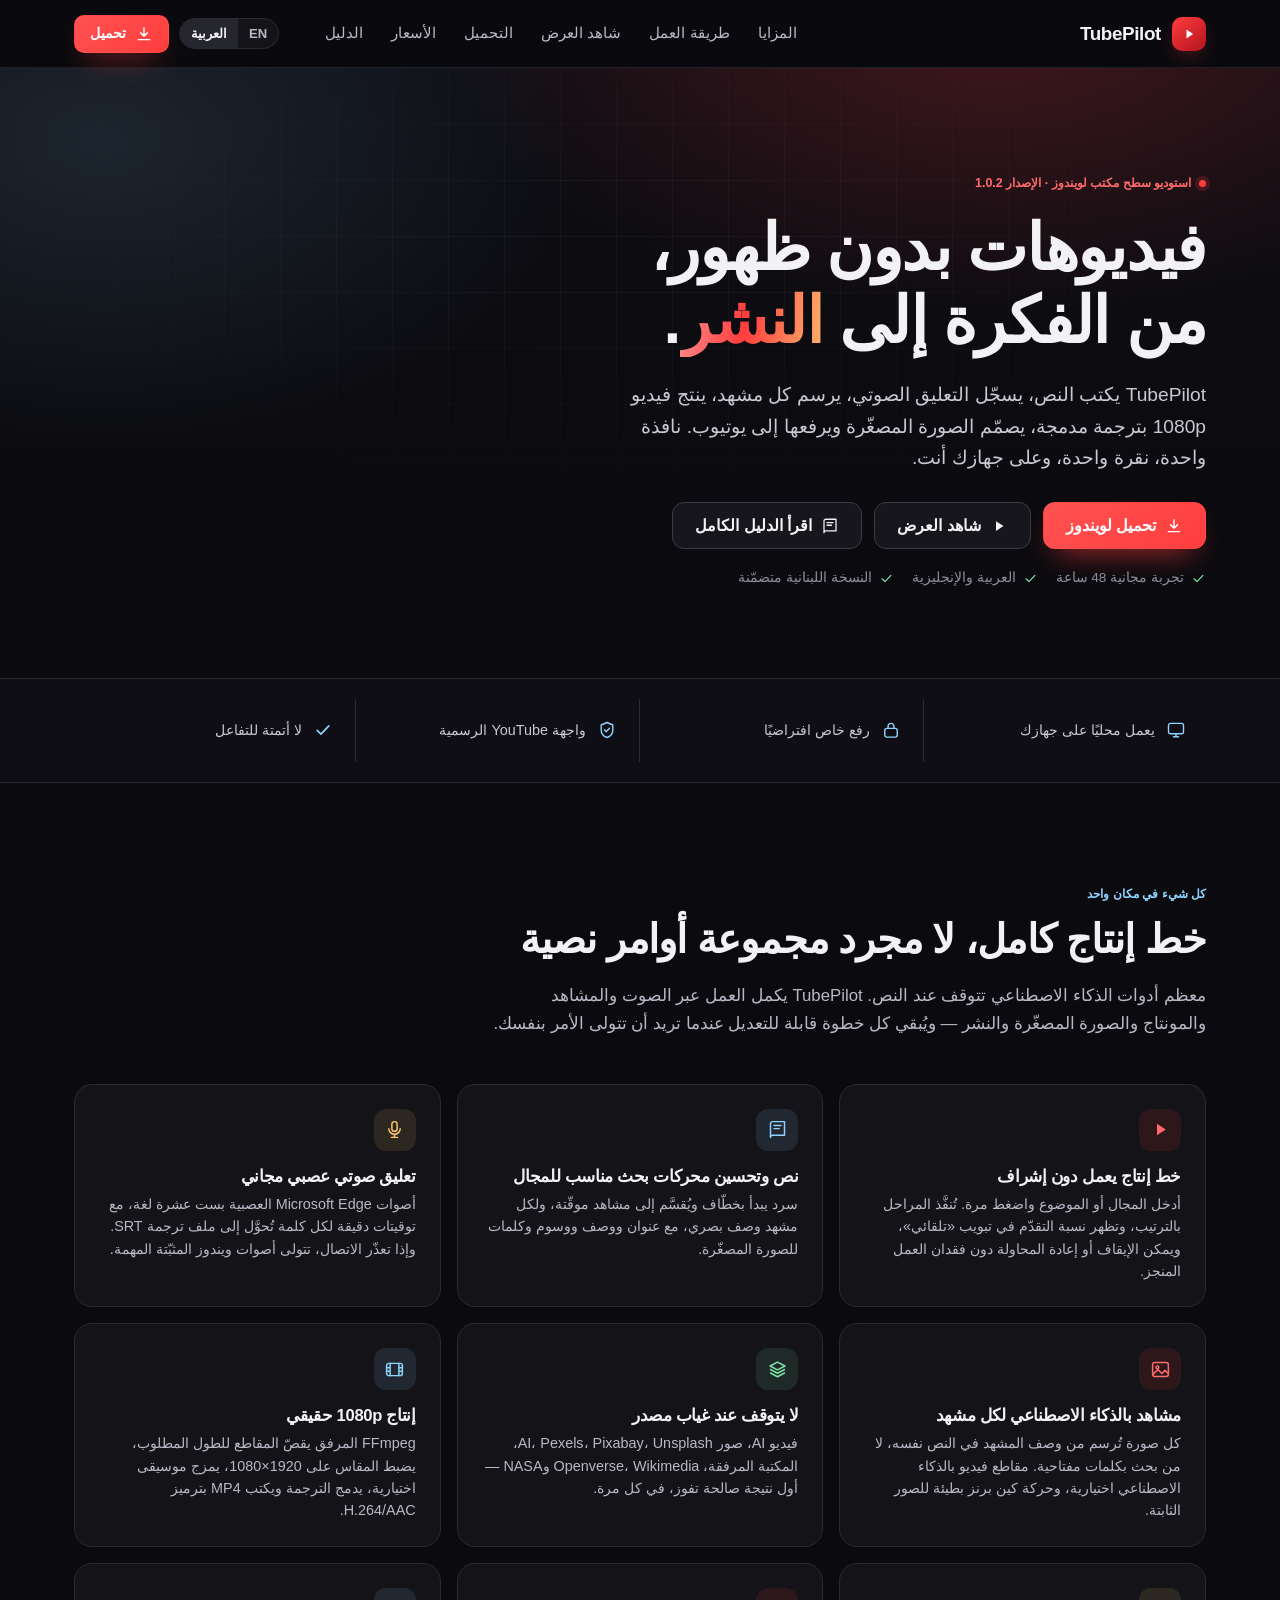
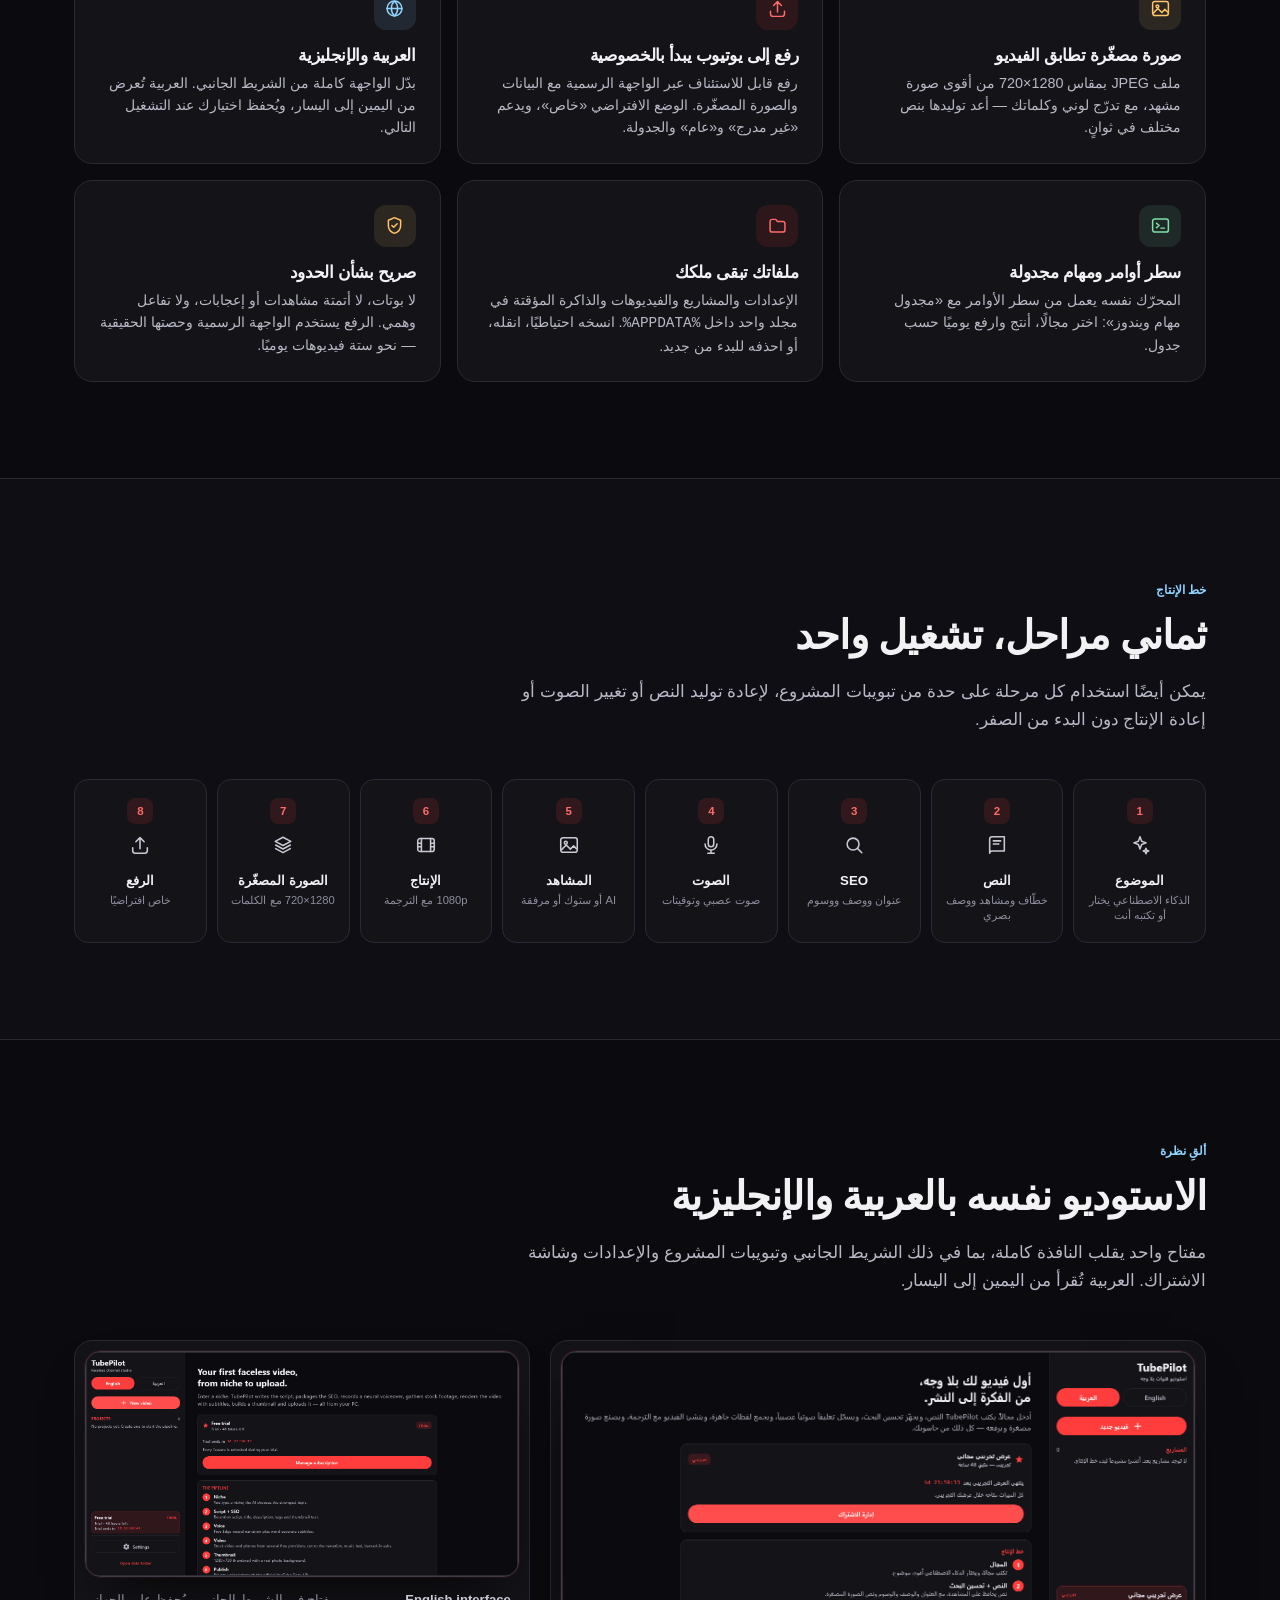
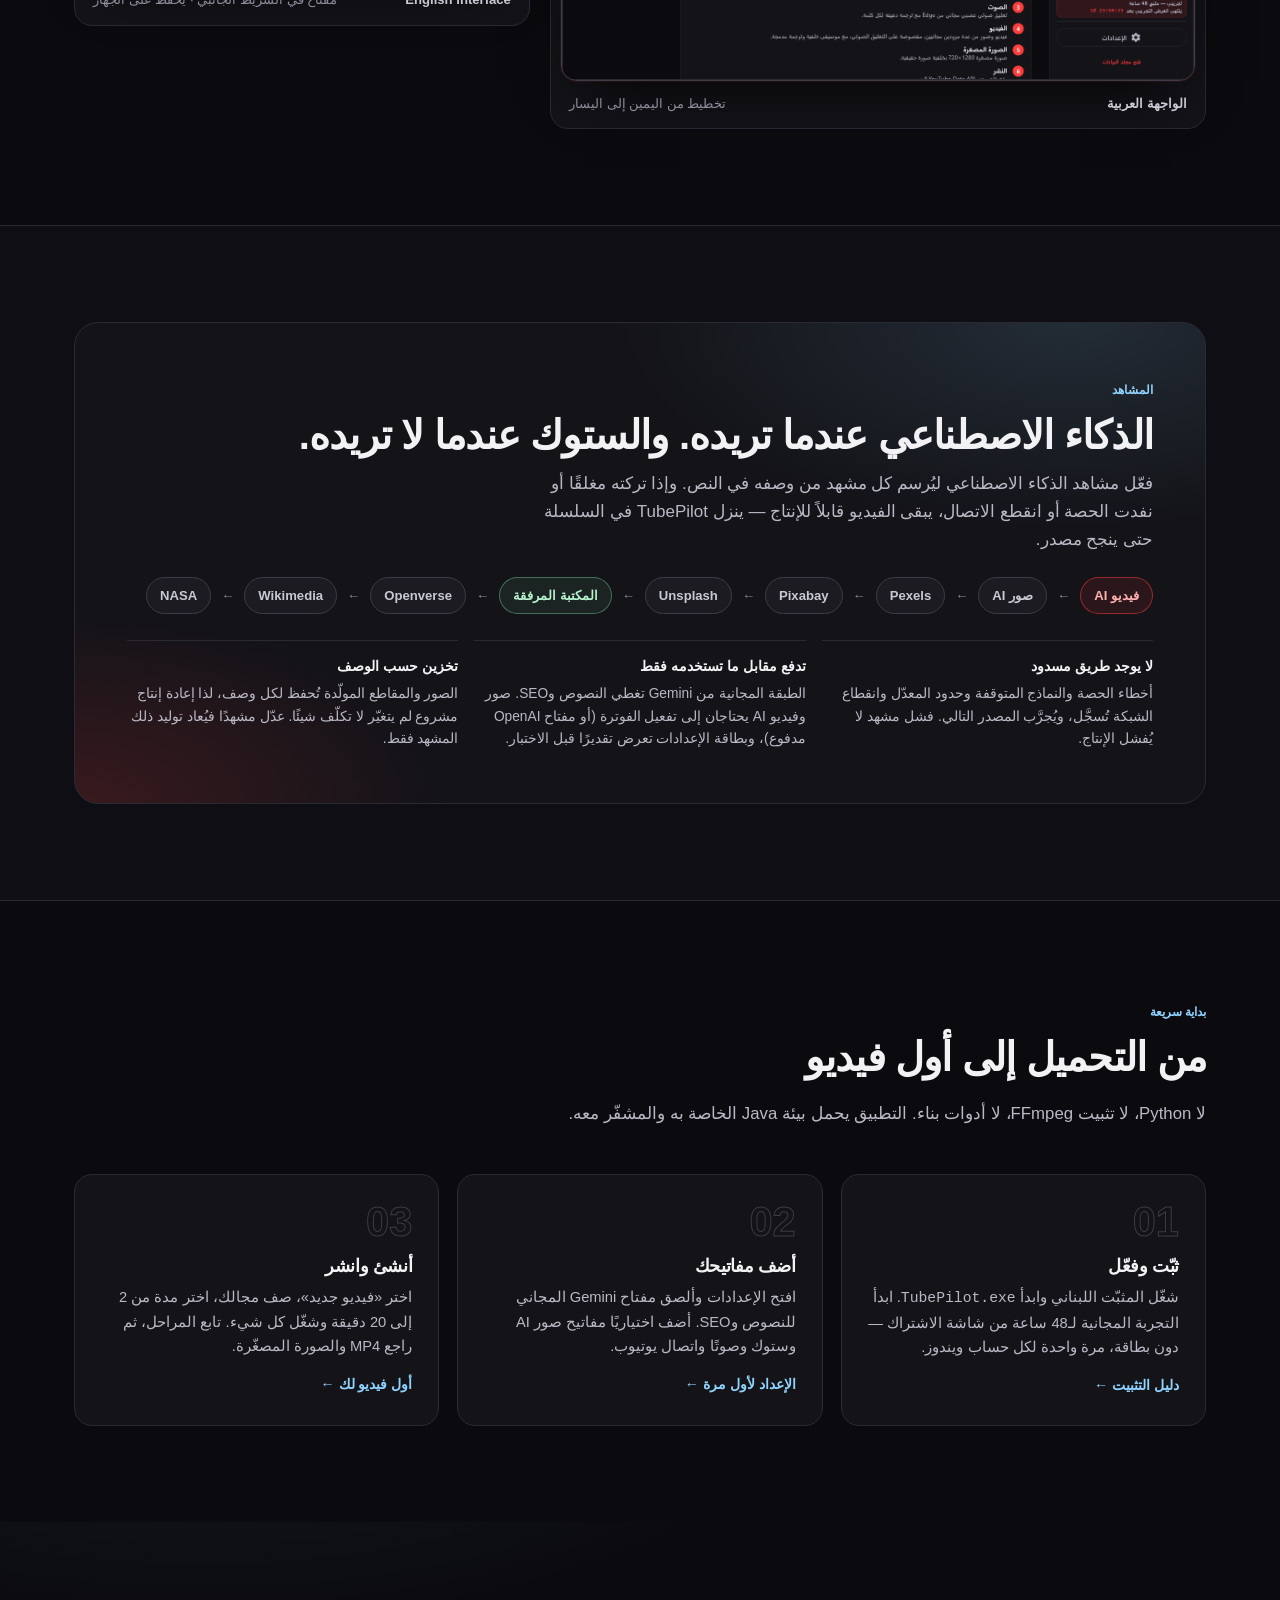
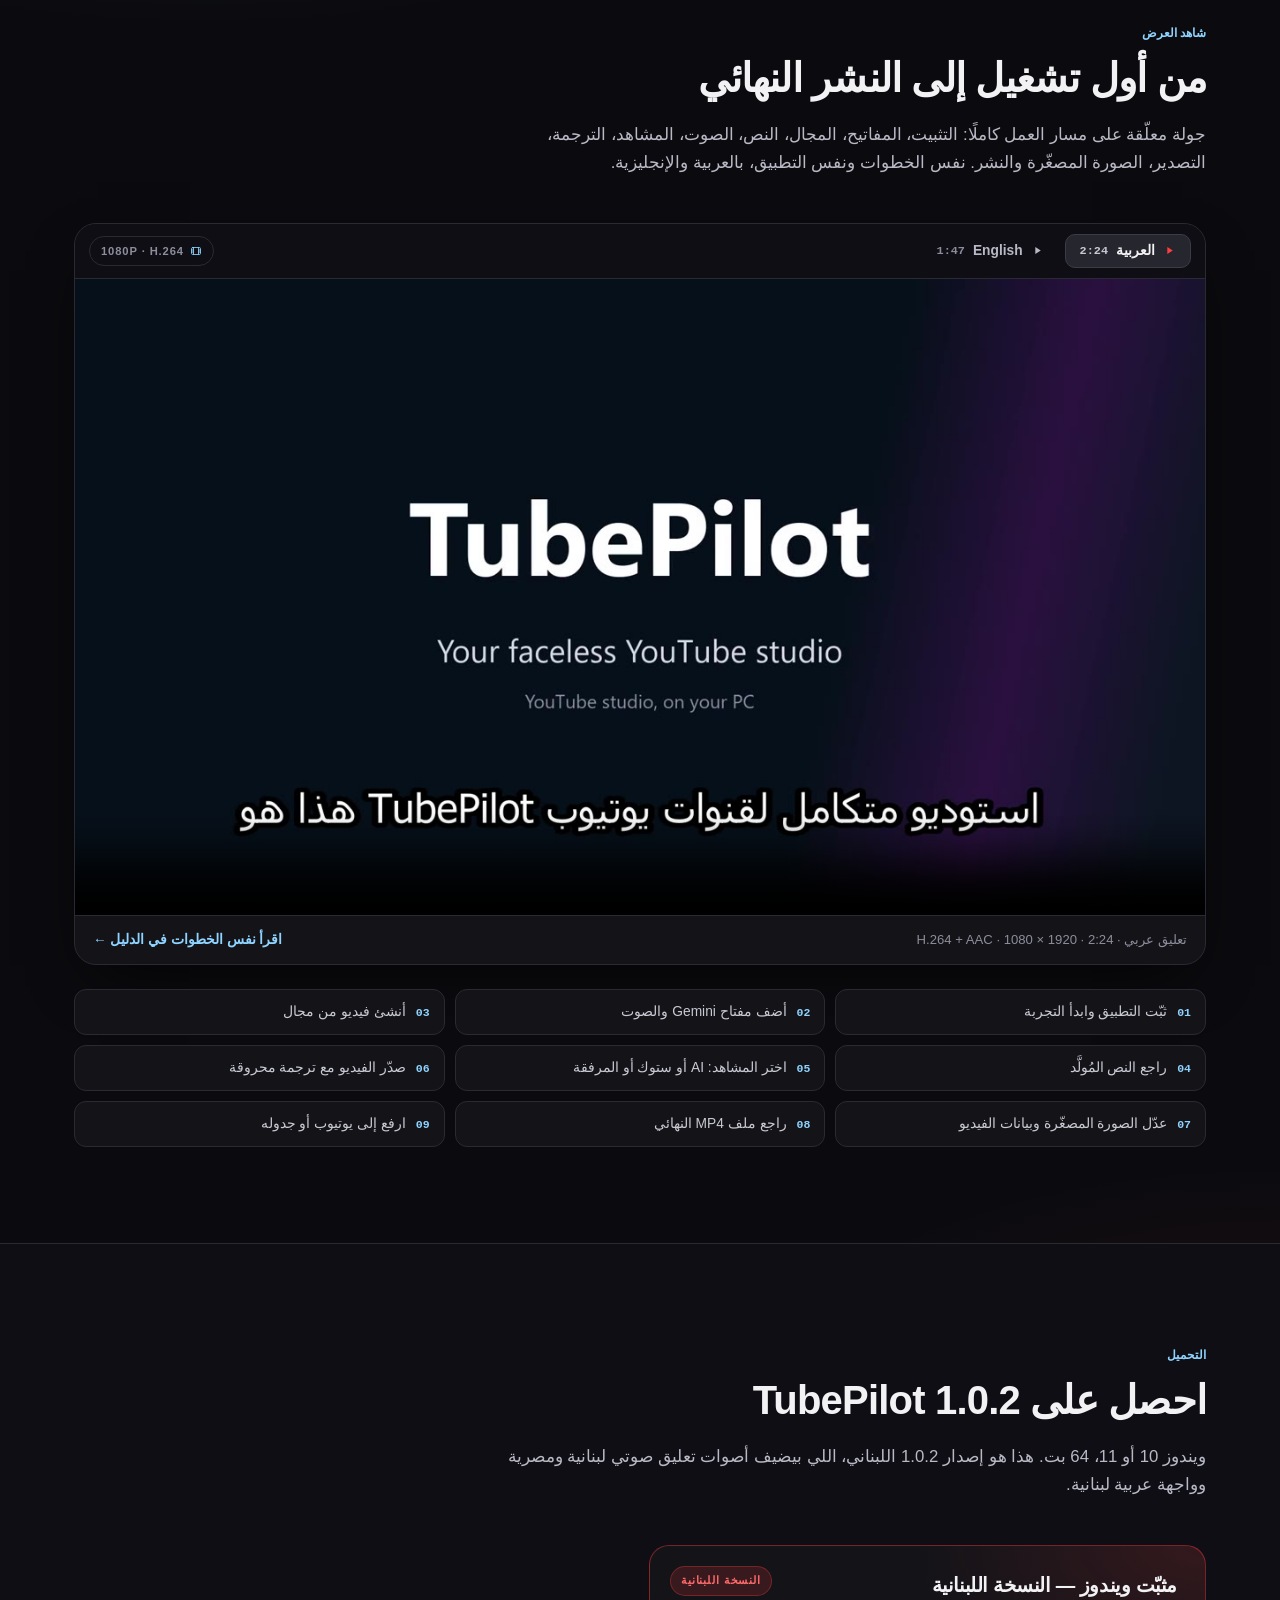
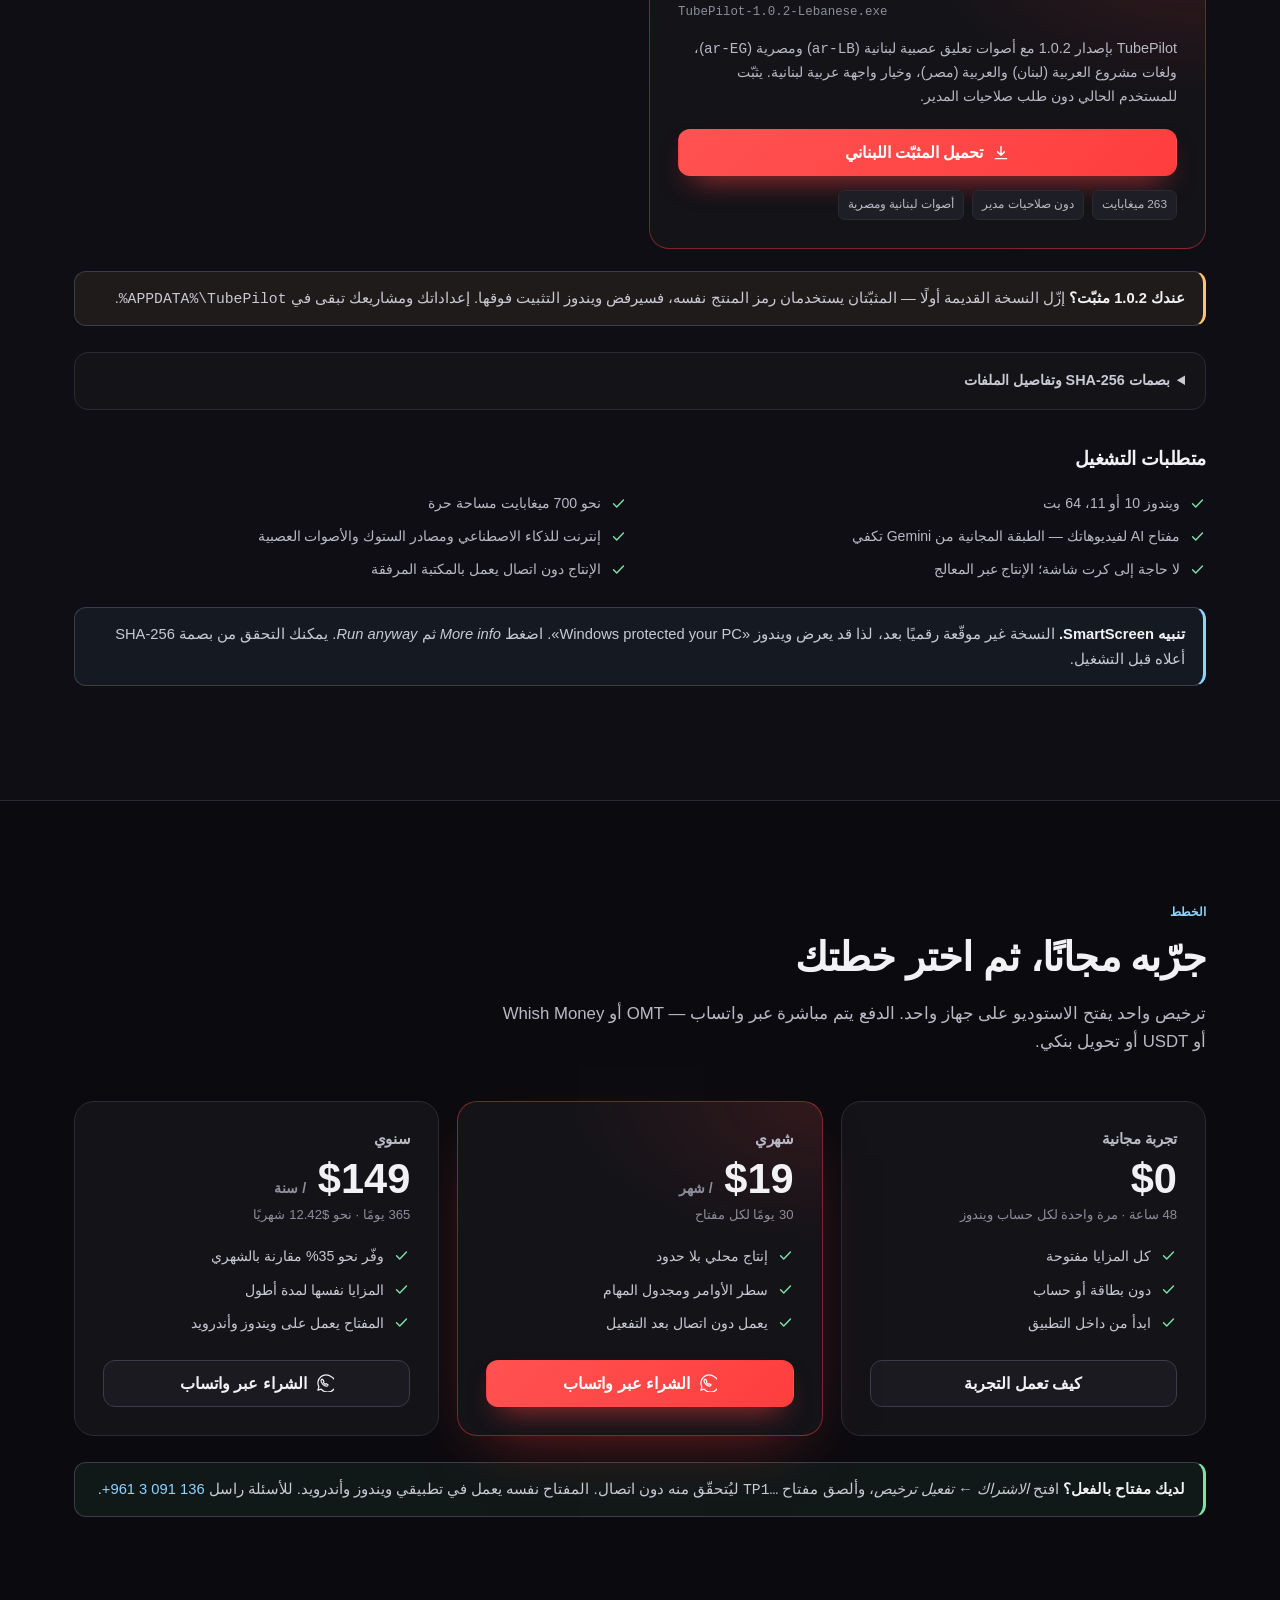
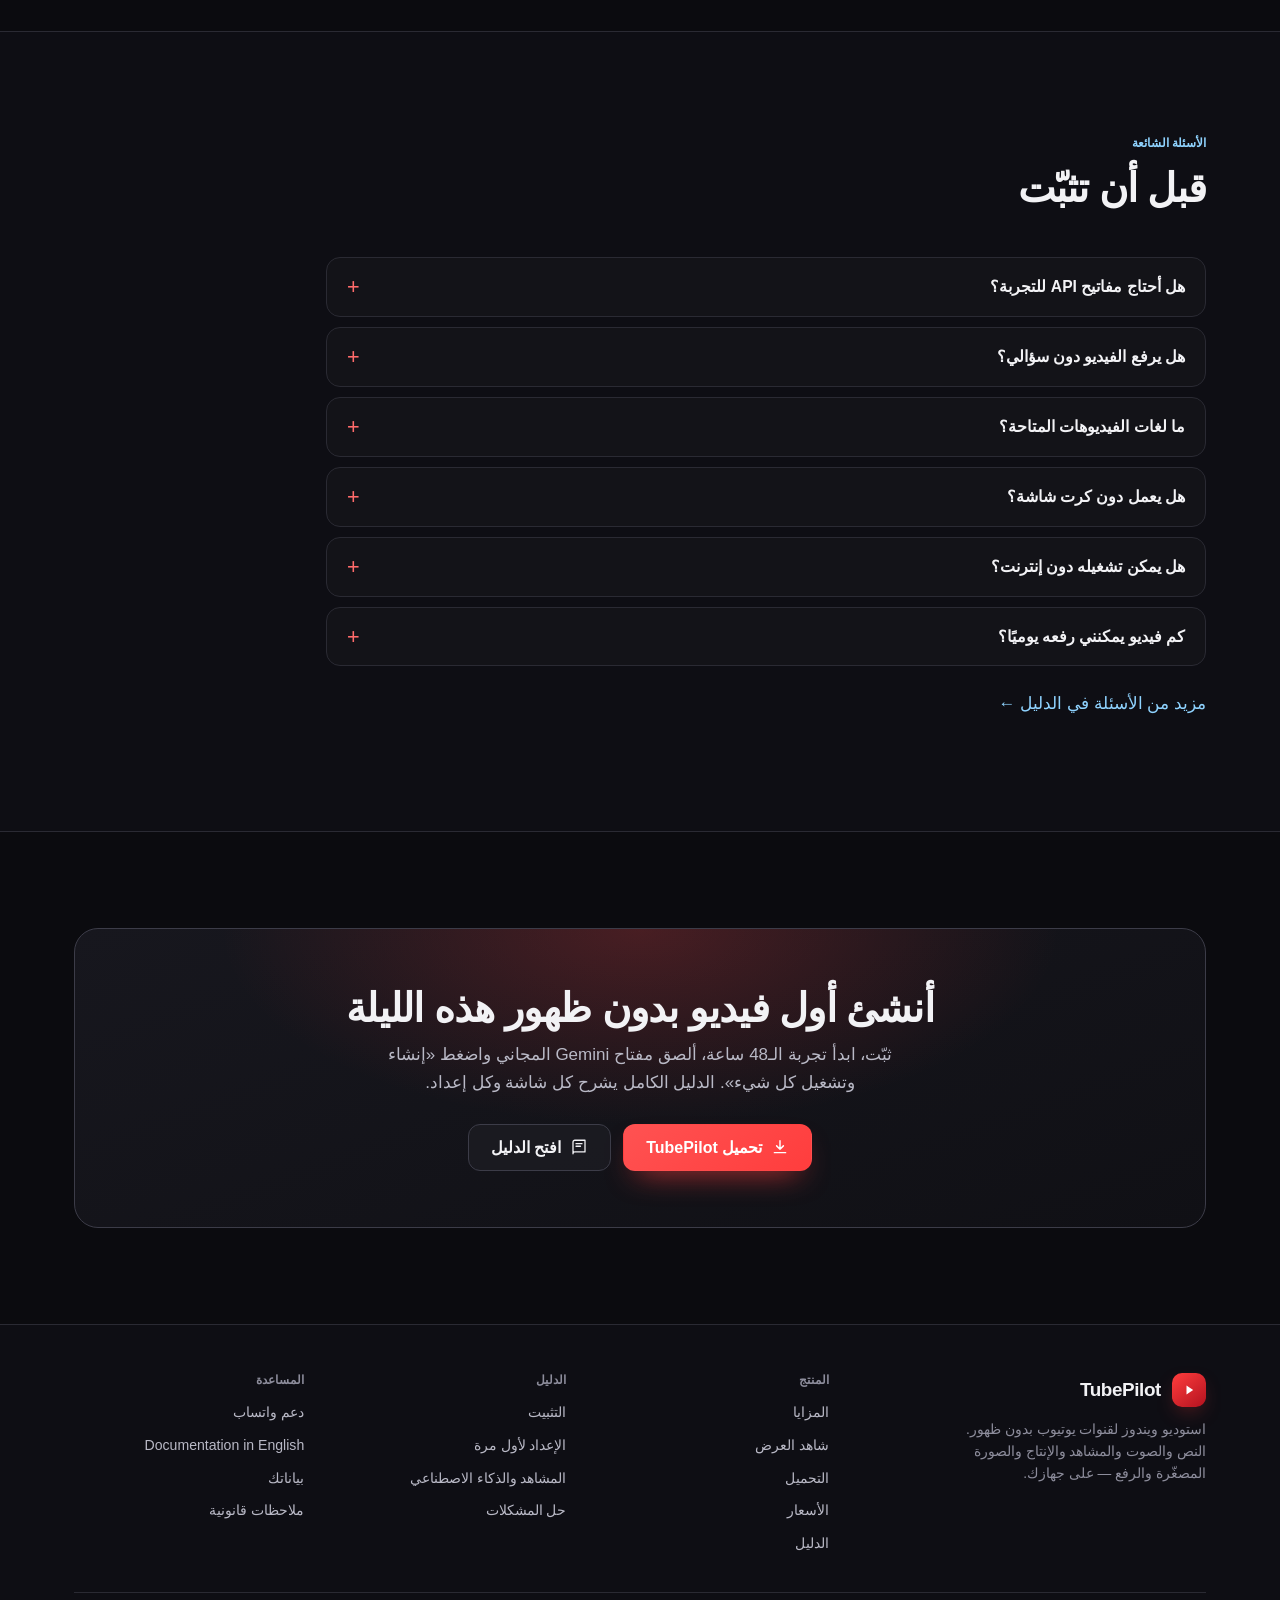
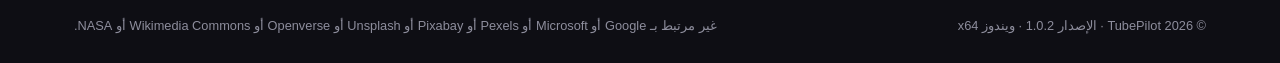
<file: index-ar.html>
<!DOCTYPE html>
<html lang="ar" dir="rtl">
<head>
  <meta charset="utf-8">
  <meta name="viewport" content="width=device-width, initial-scale=1">
  <title>TubePilot — فيديوهات يوتيوب بدون ظهور، من الفكرة إلى النشر</title>
  <meta name="description" content="TubePilot استوديو سطح مكتب لويندوز لقنوات يوتيوب بدون ظهور: يكتب النص، يسجّل التعليق الصوتي، يرسم المشاهد، ينتج فيديو 1080p، يصمم الصورة المصغّرة ويرفع إلى يوتيوب. تجربة مجانية 48 ساعة، بواجهة عربية وإنجليزية.">
  <meta name="theme-color" content="#0b0b0f">
  <meta property="og:title" content="TubePilot — فيديوهات بدون ظهور، من الفكرة إلى النشر">
  <meta property="og:description" content="نقرة واحدة تشغّل النص، تحسين محركات البحث، الصوت العصبي، المشاهد بالذكاء الاصطناعي أو ستوك، إنتاج 1080p، الصورة المصغّرة والرفع إلى يوتيوب — على جهازك.">
  <meta property="og:type" content="website">
  <meta property="og:url" content="https://tubepilot-690.netlify.app/index-ar.html">
  <meta property="og:image" content="https://tubepilot-690.netlify.app/assets/social/tubepilot-promo-1200x630.png">
  <meta property="og:image:width" content="1200">
  <meta property="og:image:height" content="630">
  <meta property="og:image:alt" content="صورة TubePilot الترويجية: شاشة داكنة تعرض مراحل الإنتاج الثماني وفيديو 1080p مكتمل">
  <meta name="twitter:card" content="summary_large_image">
  <meta name="twitter:image" content="https://tubepilot-690.netlify.app/assets/social/tubepilot-promo-1200x630.png">
  <link rel="canonical" href="https://tubepilot-690.netlify.app/index-ar.html">
  <link rel="icon" href="assets/favicon.svg" type="image/svg+xml">
  <link rel="stylesheet" href="assets/styles.css">
</head>
<body>
  <a class="skip-link" href="#main">تخطَّ إلى المحتوى</a>

  <svg xmlns="http://www.w3.org/2000/svg" style="display:none" aria-hidden="true" focusable="false">
    <symbol id="i-spark" viewBox="0 0 24 24" fill="none" stroke="currentColor" stroke-width="1.7" stroke-linecap="round" stroke-linejoin="round">
      <path d="M12 3l1.8 4.9L18.7 9.7l-4.9 1.8L12 16.4l-1.8-4.9L5.3 9.7l4.9-1.8z"/>
      <path d="M18.5 15.5l.8 2.2 2.2.8-2.2.8-.8 2.2-.8-2.2-2.2-.8 2.2-.8z"/>
    </symbol>
    <symbol id="i-book" viewBox="0 0 24 24" fill="none" stroke="currentColor" stroke-width="1.7" stroke-linecap="round" stroke-linejoin="round">
      <path d="M4 5.5A2.5 2.5 0 0 1 6.5 3H20v15.5H6.5A2.5 2.5 0 0 0 4 21z"/><path d="M8 7.5h8M8 11h6"/>
    </symbol>
    <symbol id="i-search" viewBox="0 0 24 24" fill="none" stroke="currentColor" stroke-width="1.7" stroke-linecap="round" stroke-linejoin="round">
      <circle cx="11" cy="11" r="6.5"/><path d="M16 16l4.5 4.5"/>
    </symbol>
    <symbol id="i-mic" viewBox="0 0 24 24" fill="none" stroke="currentColor" stroke-width="1.7" stroke-linecap="round" stroke-linejoin="round">
      <rect x="9" y="3" width="6" height="11" rx="3"/><path d="M5.5 11a6.5 6.5 0 0 0 13 0M12 17.5V21M8.5 21h7"/>
    </symbol>
    <symbol id="i-image" viewBox="0 0 24 24" fill="none" stroke="currentColor" stroke-width="1.7" stroke-linecap="round" stroke-linejoin="round">
      <rect x="3" y="4" width="18" height="16" rx="2.5"/><circle cx="8.5" cy="9.5" r="1.6"/><path d="M4 17l5-5 4.5 4.5L17 13l3 3"/>
    </symbol>
    <symbol id="i-film" viewBox="0 0 24 24" fill="none" stroke="currentColor" stroke-width="1.7" stroke-linecap="round" stroke-linejoin="round">
      <rect x="3" y="5" width="18" height="14" rx="2.5"/><path d="M7 5v14M17 5v14M3 10h4M3 14h4M17 10h4M17 14h4"/>
    </symbol>
    <symbol id="i-upload" viewBox="0 0 24 24" fill="none" stroke="currentColor" stroke-width="1.7" stroke-linecap="round" stroke-linejoin="round">
      <path d="M12 16V4M7.5 8.5L12 4l4.5 4.5"/><path d="M4 15v3a3 3 0 0 0 3 3h10a3 3 0 0 0 3-3v-3"/>
    </symbol>
    <symbol id="i-shield" viewBox="0 0 24 24" fill="none" stroke="currentColor" stroke-width="1.7" stroke-linecap="round" stroke-linejoin="round">
      <path d="M12 3l7 3v6c0 4.4-3 7.7-7 9-4-1.3-7-4.6-7-9V6z"/><path d="M9 12l2 2 4-4"/>
    </symbol>
    <symbol id="i-globe" viewBox="0 0 24 24" fill="none" stroke="currentColor" stroke-width="1.7" stroke-linecap="round" stroke-linejoin="round">
      <circle cx="12" cy="12" r="8.5"/><path d="M3.5 12h17M12 3.5c2.4 2.3 3.6 5.1 3.6 8.5s-1.2 6.2-3.6 8.5c-2.4-2.3-3.6-5.1-3.6-8.5S9.6 5.8 12 3.5z"/>
    </symbol>
    <symbol id="i-folder" viewBox="0 0 24 24" fill="none" stroke="currentColor" stroke-width="1.7" stroke-linecap="round" stroke-linejoin="round">
      <path d="M3.5 7.5A2.5 2.5 0 0 1 6 5h4l2 2.5h6A2.5 2.5 0 0 1 20.5 10v7A2.5 2.5 0 0 1 18 19.5H6A2.5 2.5 0 0 1 3.5 17z"/>
    </symbol>
    <symbol id="i-check" viewBox="0 0 24 24" fill="none" stroke="currentColor" stroke-width="2" stroke-linecap="round" stroke-linejoin="round">
      <path d="M5 12.5l4.5 4.5L19 7"/>
    </symbol>
    <symbol id="i-download" viewBox="0 0 24 24" fill="none" stroke="currentColor" stroke-width="1.9" stroke-linecap="round" stroke-linejoin="round">
      <path d="M12 3.5V15M7.5 10.5L12 15l4.5-4.5"/><path d="M4.5 19.5h15"/>
    </symbol>
    <symbol id="i-play" viewBox="0 0 24 24" fill="currentColor"><path d="M8 5.5v13l10-6.5z"/></symbol>
    <symbol id="i-whatsapp" viewBox="0 0 24 24" fill="none" stroke="currentColor" stroke-width="1.6" stroke-linecap="round" stroke-linejoin="round">
      <path d="M20.4 3.6A10.9 10.9 0 0 0 3.9 17.2L2.5 21.5l4.4-1.4A10.9 10.9 0 1 0 20.4 3.6z"/>
      <path d="M8.7 7.4c.3-.1.6 0 .8.4l.9 1.8c.1.3.1.6-.1.8l-.7.7c.6 1.2 1.5 2.1 2.7 2.7l.7-.7c.2-.2.5-.2.8-.1l1.8.9c.4.2.5.5.4.8-.2.8-.9 1.4-1.7 1.5-3.3.5-8.1-4.3-7.6-7.6.1-.9.7-1.6 1.5-1.8z"/>
    </symbol>
    <symbol id="i-monitor" viewBox="0 0 24 24" fill="none" stroke="currentColor" stroke-width="1.7" stroke-linecap="round" stroke-linejoin="round">
      <rect x="3" y="4" width="18" height="12.5" rx="2.5"/><path d="M9 20h6M12 16.5V20"/>
    </symbol>
    <symbol id="i-layers" viewBox="0 0 24 24" fill="none" stroke="currentColor" stroke-width="1.7" stroke-linecap="round" stroke-linejoin="round">
      <path d="M12 3.5l8.5 4.5L12 12.5 3.5 8z"/><path d="M4 12l8 4.3 8-4.3M4 16l8 4.3 8-4.3"/>
    </symbol>
    <symbol id="i-terminal" viewBox="0 0 24 24" fill="none" stroke="currentColor" stroke-width="1.7" stroke-linecap="round" stroke-linejoin="round">
      <rect x="3" y="4.5" width="18" height="15" rx="2.5"/><path d="M7.5 9.5l3 2.5-3 2.5M12.5 15h4"/>
    </symbol>
    <symbol id="i-lock" viewBox="0 0 24 24" fill="none" stroke="currentColor" stroke-width="1.7" stroke-linecap="round" stroke-linejoin="round">
      <rect x="4.5" y="10" width="15" height="10.5" rx="2.5"/><path d="M8.5 10V7.5a3.5 3.5 0 0 1 7 0V10"/>
    </symbol>
    <symbol id="i-menu" viewBox="0 0 24 24" fill="none" stroke="currentColor" stroke-width="2" stroke-linecap="round">
      <path d="M4 7h16M4 12h16M4 17h16"/>
    </symbol>
  </svg>

  <header class="site-header">
    <div class="wrap">
      <a class="brand" href="index-ar.html">
        <span class="brand-mark">
          <svg viewBox="0 0 24 24" fill="none" aria-hidden="true"><path d="M9 6.5l8 5.5-8 5.5z" fill="#fff"/></svg>
        </span>
        TubePilot
      </a>
      <nav class="nav" id="site-nav" aria-label="القائمة الرئيسية">
        <a href="#features">المزايا</a>
        <a href="#how">طريقة العمل</a>
        <a href="#demo">شاهد العرض</a>
        <a href="#downloads">التحميل</a>
        <a href="#pricing">الأسعار</a>
        <a href="docs-ar.html">الدليل</a>
      </nav>
      <div class="header-actions">
        <div class="lang-switch" role="group" aria-label="اللغة">
          <a href="index.html" hreflang="en" lang="en">EN</a>
          <a href="index-ar.html" aria-current="true" hreflang="ar">العربية</a>
        </div>
        <a class="btn btn-primary btn-sm" href="#downloads">
          <svg aria-hidden="true"><use href="#i-download"/></svg>
          تحميل
        </a>
        <button class="nav-toggle" type="button" aria-expanded="false" aria-controls="site-nav" aria-label="القائمة">
          <svg aria-hidden="true"><use href="#i-menu"/></svg>
        </button>
      </div>
    </div>
  </header>

  <main id="main">

    <section class="hero">
      <div class="wrap">
        <div class="hero-copy">
          <span class="eyebrow">استوديو سطح مكتب لويندوز · الإصدار 1.0.2</span>
          <h1>فيديوهات بدون ظهور،<br>من الفكرة إلى <span class="grad">النشر</span>.</h1>
          <p class="hero-lead">
            TubePilot يكتب النص، يسجّل التعليق الصوتي، يرسم كل مشهد، ينتج فيديو 1080p
            بترجمة مدمجة، يصمّم الصورة المصغّرة ويرفعها إلى يوتيوب. نافذة واحدة، نقرة
            واحدة، وعلى جهازك أنت.
          </p>
          <div class="hero-cta">
            <a class="btn btn-primary" href="#downloads">
              <svg aria-hidden="true"><use href="#i-download"/></svg>
              تحميل لويندوز
            </a>
            <a class="btn btn-ghost" href="#demo">
              <svg aria-hidden="true"><use href="#i-play"/></svg>
              شاهد العرض
            </a>
            <a class="btn btn-ghost" href="docs-ar.html">
              <svg aria-hidden="true"><use href="#i-book"/></svg>
              اقرأ الدليل الكامل
            </a>
          </div>
          <div class="hero-meta">
            <span><svg aria-hidden="true"><use href="#i-check"/></svg> تجربة مجانية 48 ساعة</span>
            <span><svg aria-hidden="true"><use href="#i-check"/></svg> العربية والإنجليزية</span>
            <span><svg aria-hidden="true"><use href="#i-check"/></svg> النسخة اللبنانية متضمّنة</span>
          </div>
        </div>
      </div>
    </section>

    <div class="trust">
      <div class="wrap">
        <div><svg aria-hidden="true"><use href="#i-monitor"/></svg> يعمل محليًا على جهازك</div>
        <div><svg aria-hidden="true"><use href="#i-lock"/></svg> رفع خاص افتراضيًا</div>
        <div><svg aria-hidden="true"><use href="#i-shield"/></svg> واجهة YouTube الرسمية</div>
        <div><svg aria-hidden="true"><use href="#i-check"/></svg> لا أتمتة للتفاعل</div>
      </div>
    </div>

    <section class="section" id="features">
      <div class="wrap">
        <div class="section-head">
          <span class="section-kicker">كل شيء في مكان واحد</span>
          <h2>خط إنتاج كامل، لا مجرد مجموعة أوامر نصية</h2>
          <p>
            معظم أدوات الذكاء الاصطناعي تتوقف عند النص. TubePilot يكمل العمل عبر الصوت
            والمشاهد والمونتاج والصورة المصغّرة والنشر — ويُبقي كل خطوة قابلة للتعديل
            عندما تريد أن تتولى الأمر بنفسك.
          </p>
        </div>

        <div class="grid grid-3">
          <article class="card">
            <span class="ico"><svg aria-hidden="true"><use href="#i-play"/></svg></span>
            <h3>خط إنتاج يعمل دون إشراف</h3>
            <p>أدخل المجال أو الموضوع واضغط مرة. تُنفَّذ المراحل بالترتيب، وتظهر نسبة التقدّم في تبويب «تلقائي»، ويمكن الإيقاف أو إعادة المحاولة دون فقدان العمل المنجز.</p>
          </article>
          <article class="card">
            <span class="ico blue"><svg aria-hidden="true"><use href="#i-book"/></svg></span>
            <h3>نص وتحسين محركات بحث مناسب للمجال</h3>
            <p>سرد يبدأ بخطّاف ويُقسَّم إلى مشاهد موقّتة، ولكل مشهد وصف بصري، مع عنوان ووصف ووسوم وكلمات للصورة المصغّرة.</p>
          </article>
          <article class="card">
            <span class="ico gold"><svg aria-hidden="true"><use href="#i-mic"/></svg></span>
            <h3>تعليق صوتي عصبي مجاني</h3>
            <p>أصوات Microsoft Edge العصبية بست عشرة لغة، مع توقيتات دقيقة لكل كلمة تُحوَّل إلى ملف ترجمة SRT. وإذا تعذّر الاتصال، تتولى أصوات ويندوز المثبّتة المهمة.</p>
          </article>
          <article class="card">
            <span class="ico"><svg aria-hidden="true"><use href="#i-image"/></svg></span>
            <h3>مشاهد بالذكاء الاصطناعي لكل مشهد</h3>
            <p>كل صورة تُرسم من وصف المشهد في النص نفسه، لا من بحث بكلمات مفتاحية. مقاطع فيديو بالذكاء الاصطناعي اختيارية، وحركة كين برنز بطيئة للصور الثابتة.</p>
          </article>
          <article class="card">
            <span class="ico green"><svg aria-hidden="true"><use href="#i-layers"/></svg></span>
            <h3>لا يتوقف عند غياب مصدر</h3>
            <p>فيديو AI، صور AI، Pexels، Pixabay، Unsplash، المكتبة المرفقة، Openverse، Wikimedia وNASA — أول نتيجة صالحة تفوز، في كل مرة.</p>
          </article>
          <article class="card">
            <span class="ico blue"><svg aria-hidden="true"><use href="#i-film"/></svg></span>
            <h3>إنتاج 1080p حقيقي</h3>
            <p>FFmpeg المرفق يقصّ المقاطع للطول المطلوب، يضبط المقاس على 1920×1080، يمزج موسيقى اختيارية، يدمج الترجمة ويكتب MP4 بترميز H.264/AAC.</p>
          </article>
          <article class="card">
            <span class="ico gold"><svg aria-hidden="true"><use href="#i-image"/></svg></span>
            <h3>صورة مصغّرة تطابق الفيديو</h3>
            <p>ملف JPEG بمقاس 1280×720 من أقوى صورة مشهد، مع تدرّج لوني وكلماتك — أعد توليدها بنص مختلف في ثوانٍ.</p>
          </article>
          <article class="card">
            <span class="ico"><svg aria-hidden="true"><use href="#i-upload"/></svg></span>
            <h3>رفع إلى يوتيوب يبدأ بالخصوصية</h3>
            <p>رفع قابل للاستئناف عبر الواجهة الرسمية مع البيانات والصورة المصغّرة. الوضع الافتراضي «خاص»، ويدعم «غير مدرج» و«عام» والجدولة.</p>
          </article>
          <article class="card">
            <span class="ico blue"><svg aria-hidden="true"><use href="#i-globe"/></svg></span>
            <h3>العربية والإنجليزية</h3>
            <p>بدّل الواجهة كاملة من الشريط الجانبي. العربية تُعرض من اليمين إلى اليسار، ويُحفظ اختيارك عند التشغيل التالي.</p>
          </article>
          <article class="card">
            <span class="ico green"><svg aria-hidden="true"><use href="#i-terminal"/></svg></span>
            <h3>سطر أوامر ومهام مجدولة</h3>
            <p>المحرّك نفسه يعمل من سطر الأوامر مع «مجدول مهام ويندوز»: اختر مجالًا، أنتج وارفع يوميًا حسب جدول.</p>
          </article>
          <article class="card">
            <span class="ico"><svg aria-hidden="true"><use href="#i-folder"/></svg></span>
            <h3>ملفاتك تبقى ملكك</h3>
            <p>الإعدادات والمشاريع والفيديوهات والذاكرة المؤقتة في مجلد واحد داخل <code dir="ltr">%APPDATA%</code>. انسخه احتياطيًا، انقله، أو احذفه للبدء من جديد.</p>
          </article>
          <article class="card">
            <span class="ico gold"><svg aria-hidden="true"><use href="#i-shield"/></svg></span>
            <h3>صريح بشأن الحدود</h3>
            <p>لا بوتات، لا أتمتة مشاهدات أو إعجابات، ولا تفاعل وهمي. الرفع يستخدم الواجهة الرسمية وحصتها الحقيقية — نحو ستة فيديوهات يوميًا.</p>
          </article>
        </div>
      </div>
    </section>

    <section class="section section-alt" id="pipeline">
      <div class="wrap">
        <div class="section-head">
          <span class="section-kicker">خط الإنتاج</span>
          <h2>ثماني مراحل، تشغيل واحد</h2>
          <p>يمكن أيضًا استخدام كل مرحلة على حدة من تبويبات المشروع، لإعادة توليد النص أو تغيير الصوت أو إعادة الإنتاج دون البدء من الصفر.</p>
        </div>
        <ol class="pipeline" style="list-style:none;margin:0;padding:0">
          <li class="pipe-step"><span class="n">1</span><svg aria-hidden="true"><use href="#i-spark"/></svg><b>الموضوع</b><small>الذكاء الاصطناعي يختار أو تكتبه أنت</small></li>
          <li class="pipe-step"><span class="n">2</span><svg aria-hidden="true"><use href="#i-book"/></svg><b>النص</b><small>خطّاف ومشاهد ووصف بصري</small></li>
          <li class="pipe-step"><span class="n">3</span><svg aria-hidden="true"><use href="#i-search"/></svg><b>SEO</b><small>عنوان ووصف ووسوم</small></li>
          <li class="pipe-step"><span class="n">4</span><svg aria-hidden="true"><use href="#i-mic"/></svg><b>الصوت</b><small>صوت عصبي وتوقيتات</small></li>
          <li class="pipe-step"><span class="n">5</span><svg aria-hidden="true"><use href="#i-image"/></svg><b>المشاهد</b><small>AI أو ستوك أو مرفقة</small></li>
          <li class="pipe-step"><span class="n">6</span><svg aria-hidden="true"><use href="#i-film"/></svg><b>الإنتاج</b><small>1080p مع الترجمة</small></li>
          <li class="pipe-step"><span class="n">7</span><svg aria-hidden="true"><use href="#i-layers"/></svg><b>الصورة المصغّرة</b><small>1280×720 مع الكلمات</small></li>
          <li class="pipe-step"><span class="n">8</span><svg aria-hidden="true"><use href="#i-upload"/></svg><b>الرفع</b><small>خاص افتراضيًا</small></li>
        </ol>
      </div>
    </section>

    <section class="section" id="screens">
      <div class="wrap">
        <div class="section-head">
          <span class="section-kicker">ألقِ نظرة</span>
          <h2>الاستوديو نفسه بالعربية والإنجليزية</h2>
          <p>مفتاح واحد يقلب النافذة كاملة، بما في ذلك الشريط الجانبي وتبويبات المشروع والإعدادات وشاشة الاشتراك. العربية تُقرأ من اليمين إلى اليسار.</p>
        </div>
        <div class="shots">
          <figure class="shot" style="margin:0">
            <div class="window">
              <img src="assets/screenshots/home-ar.png" width="1366" height="705" loading="lazy" alt="واجهة TubePilot بالعربية بتخطيط من اليمين إلى اليسار">
            </div>
            <figcaption><b>الواجهة العربية</b><span>تخطيط من اليمين إلى اليسار</span></figcaption>
          </figure>
          <figure class="shot" style="margin:0">
            <div class="window">
              <img src="assets/screenshots/home-en.png" width="1366" height="705" loading="lazy" alt="واجهة TubePilot بالإنجليزية مع مفتاح اللغة ومراحل الإنتاج">
            </div>
            <figcaption><b>English interface</b><span>مفتاح في الشريط الجانبي · يُحفظ على الجهاز</span></figcaption>
          </figure>
        </div>
      </div>
    </section>

    <section class="section section-alt" id="ai">
      <div class="wrap">
        <div class="ai-band">
          <span class="section-kicker">المشاهد</span>
          <h2>الذكاء الاصطناعي عندما تريده. والستوك عندما لا تريده.</h2>
          <p>
            فعّل مشاهد الذكاء الاصطناعي ليُرسم كل مشهد من وصفه في النص. وإذا تركته
            مغلقًا أو نفدت الحصة أو انقطع الاتصال، يبقى الفيديو قابلاً للإنتاج —
            ينزل TubePilot في السلسلة حتى ينجح مصدر.
          </p>
          <ul class="chain" aria-label="ترتيب مصادر المشاهد">
            <li>فيديو AI</li><li class="sep" aria-hidden="true">←</li>
            <li>صور AI</li><li class="sep" aria-hidden="true">←</li>
            <li>Pexels</li><li class="sep" aria-hidden="true">←</li>
            <li>Pixabay</li><li class="sep" aria-hidden="true">←</li>
            <li>Unsplash</li><li class="sep" aria-hidden="true">←</li>
            <li class="sample">المكتبة المرفقة</li><li class="sep" aria-hidden="true">←</li>
            <li>Openverse</li><li class="sep" aria-hidden="true">←</li>
            <li>Wikimedia</li><li class="sep" aria-hidden="true">←</li>
            <li>NASA</li>
          </ul>
          <div class="ai-notes">
            <div>
              <b>لا يوجد طريق مسدود</b>
              أخطاء الحصة والنماذج المتوقفة وحدود المعدّل وانقطاع الشبكة تُسجَّل، ويُجرَّب المصدر التالي. فشل مشهد لا يُفشل الإنتاج.
            </div>
            <div>
              <b>تدفع مقابل ما تستخدمه فقط</b>
              الطبقة المجانية من Gemini تغطي النصوص وSEO. صور وفيديو AI يحتاجان إلى تفعيل الفوترة (أو مفتاح OpenAI مدفوع)، وبطاقة الإعدادات تعرض تقديرًا قبل الاختبار.
            </div>
            <div>
              <b>تخزين حسب الوصف</b>
              الصور والمقاطع المولّدة تُحفظ لكل وصف، لذا إعادة إنتاج مشروع لم يتغيّر لا تكلّف شيئًا. عدّل مشهدًا فيُعاد توليد ذلك المشهد فقط.
            </div>
          </div>
        </div>
      </div>
    </section>

    <section class="section" id="how">
      <div class="wrap">
        <div class="section-head">
          <span class="section-kicker">بداية سريعة</span>
          <h2>من التحميل إلى أول فيديو</h2>
          <p>لا Python، لا تثبيت FFmpeg، لا أدوات بناء. التطبيق يحمل بيئة Java الخاصة به والمشفّر معه.</p>
        </div>
        <div class="steps">
          <article class="step">
            <span class="num">01</span>
            <h3>ثبّت وفعّل</h3>
            <p>شغّل المثبّت اللبناني وابدأ <code>TubePilot.exe</code>. ابدأ التجربة المجانية لـ48 ساعة من شاشة الاشتراك — دون بطاقة، مرة واحدة لكل حساب ويندوز.</p>
            <a href="docs-ar.html#install">دليل التثبيت <span aria-hidden="true">←</span></a>
          </article>
          <article class="step">
            <span class="num">02</span>
            <h3>أضف مفاتيحك</h3>
            <p>افتح الإعدادات وألصق مفتاح Gemini المجاني للنصوص وSEO. أضف اختياريًا مفاتيح صور AI وستوك وصوتًا واتصال يوتيوب.</p>
            <a href="docs-ar.html#setup">الإعداد لأول مرة <span aria-hidden="true">←</span></a>
          </article>
          <article class="step">
            <span class="num">03</span>
            <h3>أنشئ وانشر</h3>
            <p>اختر «فيديو جديد»، صف مجالك، اختر مدة من 2 إلى 20 دقيقة وشغّل كل شيء. تابع المراحل، ثم راجع MP4 والصورة المصغّرة.</p>
            <a href="docs-ar.html#first-video">أول فيديو لك <span aria-hidden="true">←</span></a>
          </article>
        </div>
      </div>
    </section>

    <section class="section demo" id="demo">
      <div class="wrap">
        <div class="section-head">
          <span class="section-kicker">شاهد العرض</span>
          <h2>من أول تشغيل إلى النشر النهائي</h2>
          <p>
            جولة معلّقة على مسار العمل كاملًا: التثبيت، المفاتيح، المجال، النص، الصوت،
            المشاهد، الترجمة، التصدير، الصورة المصغّرة والنشر. نفس الخطوات ونفس التطبيق،
            بالعربية والإنجليزية.
          </p>
        </div>

        <div class="video-card" data-video>
          <div class="video-bar">
            <div class="video-tabs" role="tablist" aria-label="لغة الشرح">
              <button type="button" role="tab" aria-selected="true" tabindex="0" aria-controls="walkthrough"
                data-src="assets/video/walkthrough-ar.mp4"
                data-poster="assets/video/poster-ar.jpg"
                data-label="شرح TubePilot بالعربية"
                data-caption="تعليق عربي · 2:24 · 1920 × 1080 · H.264 + AAC">
                <svg aria-hidden="true"><use href="#i-play"/></svg>
                العربية <span>2:24</span>
              </button>
              <button type="button" role="tab" aria-selected="false" tabindex="-1" aria-controls="walkthrough" lang="en"
                data-src="assets/video/walkthrough-en.mp4"
                data-poster="assets/video/poster-en.jpg"
                data-label="TubePilot walkthrough in English"
                data-caption="English narration · 1:47 · 1920 × 1080 · H.264 + AAC">
                <svg aria-hidden="true"><use href="#i-play"/></svg>
                English <span>1:47</span>
              </button>
            </div>
            <span class="video-pill"><svg aria-hidden="true"><use href="#i-film"/></svg> 1080p · H.264</span>
          </div>

          <div class="video-frame">
            <video id="walkthrough" controls playsinline preload="metadata"
              poster="assets/video/poster-ar.jpg"
              src="assets/video/walkthrough-ar.mp4"
              aria-label="شرح TubePilot بالعربية">
              متصفحك لا يستطيع تشغيل هذا الفيديو.
              <a href="assets/video/walkthrough-ar.mp4">حمّل الشرح</a>.
            </video>
          </div>

          <div class="video-meta">
            <p data-video-caption>تعليق عربي · 2:24 · 1920 × 1080 · H.264 + AAC</p>
            <a href="docs-ar.html#first-video">اقرأ نفس الخطوات في الدليل <span aria-hidden="true">←</span></a>
          </div>
        </div>

        <ol class="video-agenda">
          <li><span>01</span> ثبّت التطبيق وابدأ التجربة</li>
          <li><span>02</span> أضف مفتاح Gemini والصوت</li>
          <li><span>03</span> أنشئ فيديو من مجال</li>
          <li><span>04</span> راجع النص المُولَّد</li>
          <li><span>05</span> اختر المشاهد: AI أو ستوك أو المرفقة</li>
          <li><span>06</span> صدّر الفيديو مع ترجمة محروقة</li>
          <li><span>07</span> عدّل الصورة المصغّرة وبيانات الفيديو</li>
          <li><span>08</span> راجع ملف MP4 النهائي</li>
          <li><span>09</span> ارفع إلى يوتيوب أو جدوله</li>
        </ol>
      </div>
    </section>

    <section class="section section-alt" id="downloads">
      <div class="wrap">
        <div class="section-head">
          <span class="section-kicker">التحميل</span>
          <h2>احصل على TubePilot 1.0.2</h2>
          <p>ويندوز 10 أو 11، 64 بت. هذا هو إصدار 1.0.2 اللبناني، اللي بيضيف أصوات تعليق صوتي لبنانية ومصرية وواجهة عربية لبنانية.</p>
          <p class="downloads-total" data-download-total hidden></p>
        </div>

        <div class="downloads-grid">
          <article class="download-card primary">
            <span class="tag">النسخة اللبنانية</span>
            <h3>مثبّت ويندوز — النسخة اللبنانية</h3>
            <div class="file" dir="ltr">TubePilot-1.0.2-Lebanese.exe</div>
            <p>
              TubePilot بإصدار 1.0.2 مع أصوات تعليق عصبية لبنانية (<code dir="ltr">ar-LB</code>) ومصرية
              (<code dir="ltr">ar-EG</code>)، ولغات مشروع العربية (لبنان) والعربية (مصر)، وخيار واجهة
              عربية لبنانية. يثبّت للمستخدم الحالي دون طلب صلاحيات المدير.
            </p>
            <a class="btn btn-primary btn-block" data-download="TubePilot-1.0.2-Lebanese.exe" href="downloads/TubePilot-1.0.2-Lebanese.exe" download>
              <svg aria-hidden="true"><use href="#i-download"/></svg>
              تحميل المثبّت اللبناني
            </a>
            <div class="download-meta">
              <span class="download-count" data-download-count="TubePilot-1.0.2-Lebanese.exe" hidden></span>
              <span>263 ميغابايت</span>
              <span>دون صلاحيات مدير</span>
              <span>أصوات لبنانية ومصرية</span>
            </div>
          </article>
        </div>

        <div class="callout warn" style="margin-top:22px">
          <p><strong>عندك 1.0.2 مثبّت؟</strong> إزّل النسخة القديمة أولًا — المثبّتان يستخدمان رمز المنتج نفسه،
          فسيرفض ويندوز التثبيت فوقها. إعداداتك ومشاريعك تبقى في <code dir="ltr">%APPDATA%\TubePilot</code>.</p>
        </div>

        <details class="hash-box">
          <summary>بصمات SHA-256 وتفاصيل الملفات</summary>
          <div class="hash-row">
            <span dir="ltr">TubePilot-1.0.2-Lebanese.exe · 275,423,232 bytes</span>
            <code dir="ltr">06e9f453d979cd58f7ddd4c73cf9958c765e3e8192a98ec9ed5c2c4f66afd26d</code>
          </div>
          <div class="hash-row">
            <span>التحقق في PowerShell</span>
            <code dir="ltr">Get-FileHash .\TubePilot-1.0.2-Lebanese.exe -Algorithm SHA256</code>
          </div>
          <div class="hash-row">
            <span>ملفات إضافية</span>
            <code><a href="downloads/SHA256SUMS.txt" dir="ltr">SHA256SUMS.txt</a> · الفيديوهات التجريبية وملفات الشرح في مجلد الإصدار</code>
          </div>
        </details>

        <h3 style="margin-top:38px">متطلبات التشغيل</h3>
        <ul class="req-list">
          <li><svg aria-hidden="true"><use href="#i-check"/></svg> ويندوز 10 أو 11، 64 بت</li>
          <li><svg aria-hidden="true"><use href="#i-check"/></svg> نحو 700 ميغابايت مساحة حرة</li>
          <li><svg aria-hidden="true"><use href="#i-check"/></svg> مفتاح AI لفيديوهاتك — الطبقة المجانية من Gemini تكفي</li>
          <li><svg aria-hidden="true"><use href="#i-check"/></svg> إنترنت للذكاء الاصطناعي ومصادر الستوك والأصوات العصبية</li>
          <li><svg aria-hidden="true"><use href="#i-check"/></svg> لا حاجة إلى كرت شاشة؛ الإنتاج عبر المعالج</li>
          <li><svg aria-hidden="true"><use href="#i-check"/></svg> الإنتاج دون اتصال يعمل بالمكتبة المرفقة</li>
        </ul>

        <div class="callout note" style="margin-top:26px">
          <p><strong>تنبيه SmartScreen.</strong> النسخة غير موقّعة رقميًا بعد، لذا قد يعرض ويندوز
          «Windows protected your PC». اضغط <em>More info</em> ثم <em>Run anyway</em>. يمكنك التحقق
          من بصمة SHA-256 أعلاه قبل التشغيل.</p>
        </div>
      </div>
    </section>

    <section class="section" id="pricing">
      <div class="wrap">
        <div class="section-head">
          <span class="section-kicker">الخطط</span>
          <h2>جرّبه مجانًا، ثم اختر خطتك</h2>
          <p>ترخيص واحد يفتح الاستوديو على جهاز واحد. الدفع يتم مباشرة عبر واتساب — OMT أو Whish Money أو USDT أو تحويل بنكي.</p>
        </div>
        <div class="pricing">
          <article class="price-card">
            <h3>تجربة مجانية</h3>
            <div class="price">$0</div>
            <div class="price-note">48 ساعة · مرة واحدة لكل حساب ويندوز</div>
            <ul>
              <li><svg aria-hidden="true"><use href="#i-check"/></svg> كل المزايا مفتوحة</li>
              <li><svg aria-hidden="true"><use href="#i-check"/></svg> دون بطاقة أو حساب</li>
              <li><svg aria-hidden="true"><use href="#i-check"/></svg> ابدأ من داخل التطبيق</li>
            </ul>
            <a class="btn btn-ghost btn-block" href="docs-ar.html#activate">كيف تعمل التجربة</a>
          </article>

          <article class="price-card featured">
            <h3>شهري</h3>
            <div class="price">$19 <small>/ شهر</small></div>
            <div class="price-note">30 يومًا لكل مفتاح</div>
            <ul>
              <li><svg aria-hidden="true"><use href="#i-check"/></svg> إنتاج محلي بلا حدود</li>
              <li><svg aria-hidden="true"><use href="#i-check"/></svg> سطر الأوامر ومجدول المهام</li>
              <li><svg aria-hidden="true"><use href="#i-check"/></svg> يعمل دون اتصال بعد التفعيل</li>
            </ul>
            <a class="btn btn-primary btn-block" href="https://wa.me/9613091136?text=%D9%85%D8%B1%D8%AD%D8%A8%D8%A7%D8%8C%20%D8%A3%D8%B1%D9%8A%D8%AF%20%D8%B4%D8%B1%D8%A7%D8%A1%20TubePilot%20%D8%A7%D9%84%D8%A8%D8%A7%D9%82%D8%A9%20%D8%A7%D9%84%D8%B4%D9%87%D8%B1%D9%8A%D8%A9%20(19%24)." target="_blank" rel="noopener">
              <svg aria-hidden="true"><use href="#i-whatsapp"/></svg>
              الشراء عبر واتساب
            </a>
          </article>

          <article class="price-card">
            <h3>سنوي</h3>
            <div class="price">$149 <small>/ سنة</small></div>
            <div class="price-note">365 يومًا · نحو $12.42 شهريًا</div>
            <ul>
              <li><svg aria-hidden="true"><use href="#i-check"/></svg> وفّر نحو 35% مقارنة بالشهري</li>
              <li><svg aria-hidden="true"><use href="#i-check"/></svg> المزايا نفسها لمدة أطول</li>
              <li><svg aria-hidden="true"><use href="#i-check"/></svg> المفتاح يعمل على ويندوز وأندرويد</li>
            </ul>
            <a class="btn btn-ghost btn-block" href="https://wa.me/9613091136?text=%D9%85%D8%B1%D8%AD%D8%A8%D8%A7%D8%8C%20%D8%A3%D8%B1%D9%8A%D8%AF%20%D8%B4%D8%B1%D8%A7%D8%A1%20TubePilot%20%D8%A7%D9%84%D8%A8%D8%A7%D9%82%D8%A9%20%D8%A7%D9%84%D8%B3%D9%86%D9%88%D9%8A%D8%A9%20(149%24)." target="_blank" rel="noopener">
              <svg aria-hidden="true"><use href="#i-whatsapp"/></svg>
              الشراء عبر واتساب
            </a>
          </article>
        </div>

        <div class="callout tip" style="margin-top:26px">
          <p><strong>لديك مفتاح بالفعل؟</strong> افتح <em>الاشتراك ← تفعيل ترخيص</em>، وألصق مفتاح
          <code dir="ltr">TP1…</code> ليُتحقّق منه دون اتصال. المفتاح نفسه يعمل في تطبيقي ويندوز
          وأندرويد. للأسئلة راسل <a href="https://wa.me/9613091136" target="_blank" rel="noopener" dir="ltr">+961 3 091 136</a>.</p>
        </div>
      </div>
    </section>

    <section class="section section-alt" id="faq">
      <div class="wrap">
        <div class="section-head">
          <span class="section-kicker">الأسئلة الشائعة</span>
          <h2>قبل أن تثبّت</h2>
        </div>
        <div class="faq">
          <details>
            <summary>هل أحتاج مفاتيح API للتجربة؟</summary>
            <p>
              تحتاج مفتاح AI واحدًا لفيديوهاتك، والطبقة المجانية من Gemini تكفي للنصوص وSEO.
              الأمر <code dir="ltr">--demo</code> ينتج فيديو تجريبيًا كاملًا دون أي مفاتيح. الستوك
              والمكتبة المرفقة والأصوات العصبية المجانية تعمل دون مفاتيح ستوك أو صوت.
            </p>
          </details>
          <details>
            <summary>هل يرفع الفيديو دون سؤالي؟</summary>
            <p>
              فقط عند تشغيل خط الإنتاج مع تفعيل الرفع، والوضع الافتراضي <strong>خاص</strong>.
              يمكنك الإنتاج محليًا بإيقاف «الرفع بعد الإنتاج»، أو استخدام
              <code dir="ltr">--no-upload</code>، أو عدم ربط يوتيوب إطلاقًا.
            </p>
          </details>
          <details>
            <summary>ما لغات الفيديوهات المتاحة؟</summary>
            <p>
              ست عشرة لغة للتعليق الصوتي: الإنجليزية (أمريكية وبريطانية)، الإسبانية، الفرنسية،
              الألمانية، الإيطالية، البرتغالية، العربية، الهندية، الأردية، التركية، الإندونيسية،
              الروسية، اليابانية، الكورية والصينية. أما واجهة التطبيق فتبدّل بين العربية والإنجليزية.
            </p>
          </details>
          <details>
            <summary>هل يعمل دون كرت شاشة؟</summary>
            <p>
              نعم. الإنتاج يستخدم المعالج وFFmpeg المرفق. كرت الشاشة يساعد النافذة فقط؛ وعلى
              أسطح المكتب البعيدة أو الأجهزة الافتراضية دون دعم 3D، اضبط
              <code dir="ltr">TUBEPILOT_SOFTWARE_RENDER=1</code> قبل التشغيل.
            </p>
          </details>
          <details>
            <summary>هل يمكن تشغيله دون إنترنت؟</summary>
            <p>
              محرّك الإنتاج والمكتبة المرفقة وFFmpeg محلية، لذا يمكن إنتاج فيديو دون اتصال.
              النصوص وSEO تحتاج مزوّد الذكاء الاصطناعي، والستوك يحتاج إنترنت، وأصوات Edge
              تحتاج إنترنت. أصوات Windows SAPI تغطي التعليق الصوتي دون اتصال.
            </p>
          </details>
          <details>
            <summary>كم فيديو يمكنني رفعه يوميًا؟</summary>
            <p>
              تمنح YouTube 10,000 وحدة API يوميًا، والرفع الواحد يكلّف نحو 1,600، أي ما يقارب
              ستة رفع يوميًا لكل مشروع Google Cloud. الإنتاج المحلي بلا حدود. التفاصيل في
              <a href="docs-ar.html#youtube">دليل يوتيوب</a>.
            </p>
          </details>
        </div>
        <p style="margin-top:24px"><a href="docs-ar.html#faq">مزيد من الأسئلة في الدليل ←</a></p>
      </div>
    </section>

    <section class="section">
      <div class="wrap">
        <div class="cta">
          <h2>أنشئ أول فيديو بدون ظهور هذه الليلة</h2>
          <p>ثبّت، ابدأ تجربة الـ48 ساعة، ألصق مفتاح Gemini المجاني واضغط «إنشاء وتشغيل كل شيء». الدليل الكامل يشرح كل شاشة وكل إعداد.</p>
          <div class="hero-cta">
            <a class="btn btn-primary" href="#downloads">
              <svg aria-hidden="true"><use href="#i-download"/></svg>
              تحميل TubePilot
            </a>
            <a class="btn btn-ghost" href="docs-ar.html">
              <svg aria-hidden="true"><use href="#i-book"/></svg>
              افتح الدليل
            </a>
          </div>
        </div>
      </div>
    </section>
  </main>

  <footer class="site-footer">
    <div class="wrap">
      <div class="footer-grid">
        <div>
          <a class="brand" href="index-ar.html">
            <span class="brand-mark">
              <svg viewBox="0 0 24 24" fill="none" aria-hidden="true"><path d="M9 6.5l8 5.5-8 5.5z" fill="#fff"/></svg>
            </span>
            TubePilot
          </a>
          <p class="blurb">استوديو ويندوز لقنوات يوتيوب بدون ظهور. النص والصوت والمشاهد والإنتاج والصورة المصغّرة والرفع — على جهازك.</p>
        </div>
        <div>
          <h4>المنتج</h4>
          <ul>
            <li><a href="#features">المزايا</a></li>
            <li><a href="#demo">شاهد العرض</a></li>
            <li><a href="#downloads">التحميل</a></li>
            <li><a href="#pricing">الأسعار</a></li>
            <li><a href="docs-ar.html">الدليل</a></li>
          </ul>
        </div>
        <div>
          <h4>الدليل</h4>
          <ul>
            <li><a href="docs-ar.html#install">التثبيت</a></li>
            <li><a href="docs-ar.html#setup">الإعداد لأول مرة</a></li>
            <li><a href="docs-ar.html#visuals">المشاهد والذكاء الاصطناعي</a></li>
            <li><a href="docs-ar.html#troubleshooting">حل المشكلات</a></li>
          </ul>
        </div>
        <div>
          <h4>المساعدة</h4>
          <ul>
            <li><a href="https://wa.me/9613091136" target="_blank" rel="noopener">دعم واتساب</a></li>
            <li><a href="docs.html" lang="en">Documentation in English</a></li>
            <li><a href="docs-ar.html#data">بياناتك</a></li>
            <li><a href="docs-ar.html#legal">ملاحظات قانونية</a></li>
          </ul>
        </div>
      </div>
      <div class="footer-bottom">
        <p>© <span id="year">2026</span> TubePilot · الإصدار 1.0.2 · ويندوز x64</p>
        <p>غير مرتبط بـ Google أو Microsoft أو Pexels أو Pixabay أو Unsplash أو Openverse أو Wikimedia Commons أو NASA.</p>
      </div>
    </div>
  </footer>

  <script src="assets/downloads.js?v=1.0.2"></script>
  <script src="assets/site.js?v=1.0.2"></script>
</body>
</html>
</file>
<file: assets/styles.css>
/* ==========================================================================
   TubePilot website — dark studio theme (matches the desktop app)
   ========================================================================== */

:root {
  --bg: #0b0b0f;
  --bg-2: #0e0e14;
  --surface: #131318;
  --surface-2: #1e1e26;
  --surface-3: #26262f;
  --line: #2a2a33;
  --line-2: #3c3c48;
  --text: #f2f2f5;
  --text-2: #c9c9d4;
  --muted: #b9b9c6;
  --dim: #8d8d9c;
  --primary: #ff3d3d;
  --primary-2: #ff6b6b;
  --primary-deep: #5c0a14;
  --accent: #8fd3ff;
  --accent-deep: #0c3a52;
  --gold: #ffc46b;
  --green: #7ee2a8;
  --radius: 18px;
  --radius-sm: 12px;
  --shadow: 0 24px 60px -24px rgba(0, 0, 0, 0.9);
  --font: "Segoe UI Variable", "Segoe UI", system-ui, -apple-system, "Helvetica Neue", Arial,
    "Noto Sans", sans-serif;
  --font-ar: "Segoe UI", Tahoma, "Noto Naskh Arabic", "Geeza Pro", "Arial", sans-serif;
  --mono: "Cascadia Code", "JetBrains Mono", Consolas, "SF Mono", Menlo, monospace;
  --max: 1180px;
  --header-h: 68px;
}

*,
*::before,
*::after {
  box-sizing: border-box;
}

html {
  scroll-behavior: smooth;
  scroll-padding-top: calc(var(--header-h) + 24px);
  -webkit-text-size-adjust: 100%;
}

body {
  margin: 0;
  background: var(--bg);
  color: var(--text);
  font-family: var(--font);
  font-size: 17px;
  line-height: 1.65;
  -webkit-font-smoothing: antialiased;
  text-rendering: optimizeLegibility;
}

[dir="rtl"] body,
html[dir="rtl"] {
  font-family: var(--font-ar);
}

img {
  max-width: 100%;
  display: block;
}

a {
  color: var(--accent);
  text-decoration: none;
  text-underline-offset: 3px;
}

a:hover {
  text-decoration: underline;
}

p {
  margin: 0 0 1em;
}

h1,
h2,
h3,
h4 {
  line-height: 1.15;
  letter-spacing: -0.02em;
  margin: 0 0 0.5em;
  font-weight: 750;
}

h1 {
  font-size: clamp(2.3rem, 5.2vw, 4rem);
}

h2 {
  font-size: clamp(1.75rem, 3.4vw, 2.5rem);
}

h3 {
  font-size: 1.2rem;
}

:focus-visible {
  outline: 2px solid var(--accent);
  outline-offset: 3px;
  border-radius: 6px;
}

::selection {
  background: rgba(255, 61, 61, 0.35);
}

.wrap {
  width: 100%;
  max-width: var(--max);
  margin-inline: auto;
  padding-inline: 24px;
}

.skip-link {
  position: absolute;
  inset-inline-start: 16px;
  top: -60px;
  z-index: 100;
  background: var(--primary);
  color: #fff;
  padding: 10px 16px;
  border-radius: 0 0 10px 10px;
  font-weight: 700;
  transition: top 0.15s ease;
}

.skip-link:focus {
  top: 0;
  text-decoration: none;
}

/* ------------------------------------------------------------------ header */

.site-header {
  position: sticky;
  top: 0;
  z-index: 50;
  height: var(--header-h);
  display: flex;
  align-items: center;
  backdrop-filter: blur(14px) saturate(140%);
  background: rgba(11, 11, 15, 0.78);
  border-bottom: 1px solid rgba(42, 42, 51, 0.7);
}

.site-header .wrap {
  display: flex;
  align-items: center;
  gap: 26px;
}

.brand {
  display: inline-flex;
  align-items: center;
  gap: 11px;
  color: var(--text);
  font-weight: 800;
  font-size: 1.18rem;
  letter-spacing: -0.02em;
}

.brand:hover {
  text-decoration: none;
}

.brand-mark {
  width: 34px;
  height: 34px;
  border-radius: 10px;
  display: grid;
  place-items: center;
  background: linear-gradient(140deg, var(--primary), #b3121f);
  box-shadow: 0 8px 22px -10px rgba(255, 61, 61, 0.85);
  flex: none;
}

.brand-mark svg {
  width: 20px;
  height: 20px;
}

.nav {
  display: flex;
  align-items: center;
  gap: 4px;
  margin-inline-start: auto;
}

.nav a {
  color: var(--muted);
  padding: 8px 12px;
  border-radius: 9px;
  font-size: 0.94rem;
  font-weight: 550;
}

.nav a:hover {
  color: var(--text);
  background: var(--surface-2);
  text-decoration: none;
}

.nav a[aria-current="page"] {
  color: var(--text);
  background: var(--surface-2);
}

.header-actions {
  display: flex;
  align-items: center;
  gap: 10px;
  margin-inline-start: 8px;
}

.lang-switch {
  display: inline-flex;
  border: 1px solid var(--line);
  border-radius: 999px;
  overflow: hidden;
  background: var(--surface);
}

.lang-switch a {
  padding: 5px 11px;
  font-size: 0.82rem;
  font-weight: 700;
  color: var(--muted);
  line-height: 1.5;
}

.lang-switch a:hover {
  color: var(--text);
  background: var(--surface-2);
  text-decoration: none;
}

.lang-switch a[aria-current="true"] {
  background: var(--surface-3);
  color: var(--text);
}

.nav-toggle {
  display: none;
  background: var(--surface-2);
  border: 1px solid var(--line);
  color: var(--text);
  border-radius: 10px;
  padding: 8px 11px;
  cursor: pointer;
}

.nav-toggle svg {
  width: 20px;
  height: 20px;
  display: block;
}

/* ----------------------------------------------------------------- buttons */

.btn {
  display: inline-flex;
  align-items: center;
  justify-content: center;
  gap: 9px;
  border: 1px solid transparent;
  border-radius: 12px;
  padding: 13px 22px;
  font-size: 1rem;
  font-weight: 700;
  line-height: 1.2;
  cursor: pointer;
  transition: transform 0.12s ease, background 0.15s ease, border-color 0.15s ease,
    box-shadow 0.15s ease;
  white-space: nowrap;
}

.btn svg {
  width: 18px;
  height: 18px;
  flex: none;
}

.btn:hover {
  text-decoration: none;
  transform: translateY(-1px);
}

.btn:active {
  transform: translateY(0);
}

.btn-primary {
  background: linear-gradient(140deg, #ff5252, var(--primary));
  color: #fff;
  box-shadow: 0 14px 30px -14px rgba(255, 61, 61, 0.85);
}

.btn-primary:hover {
  background: linear-gradient(140deg, #ff6b6b, #f22d2d);
  box-shadow: 0 18px 38px -14px rgba(255, 61, 61, 0.95);
}

.btn-ghost {
  background: rgba(30, 30, 38, 0.6);
  border-color: var(--line-2);
  color: var(--text);
}

.btn-ghost:hover {
  background: var(--surface-2);
  border-color: #52525f;
}

.btn-block {
  width: 100%;
}

.btn-sm {
  padding: 9px 15px;
  font-size: 0.9rem;
  border-radius: 10px;
}

.btn[aria-disabled="true"],
.btn:disabled {
  opacity: 0.55;
  cursor: not-allowed;
  transform: none;
}

/* ------------------------------------------------------------------- hero */

.hero {
  position: relative;
  overflow: hidden;
  padding: clamp(56px, 8vw, 100px) 0 clamp(56px, 7vw, 88px);
  background:
    radial-gradient(900px 480px at 78% -8%, rgba(255, 61, 61, 0.22), transparent 62%),
    radial-gradient(800px 520px at 8% 12%, rgba(143, 211, 255, 0.12), transparent 60%),
    linear-gradient(180deg, #0d0d13 0%, var(--bg) 78%);
}

.hero::after {
  content: "";
  position: absolute;
  inset: 0;
  background-image: linear-gradient(rgba(255, 255, 255, 0.035) 1px, transparent 1px),
    linear-gradient(90deg, rgba(255, 255, 255, 0.035) 1px, transparent 1px);
  background-size: 56px 56px;
  mask-image: radial-gradient(ellipse 70% 60% at 50% 30%, #000 20%, transparent 75%);
  pointer-events: none;
}

.hero .wrap {
  position: relative;
  z-index: 1;
  display: grid;
  grid-template-columns: minmax(0, 1fr);
  gap: clamp(32px, 5vw, 64px);
  align-items: center;
}

.hero-copy {
  max-width: 820px;
}

.eyebrow {
  display: inline-flex;
  align-items: center;
  gap: 8px;
  font-size: 0.78rem;
  font-weight: 800;
  letter-spacing: 0.12em;
  text-transform: uppercase;
  color: var(--primary-2);
  margin-bottom: 18px;
}

.eyebrow::before {
  content: "";
  width: 7px;
  height: 7px;
  border-radius: 50%;
  background: var(--primary);
  box-shadow: 0 0 0 4px rgba(255, 61, 61, 0.18);
}

.hero h1 {
  margin-bottom: 20px;
}

.hero h1 .grad {
  background: linear-gradient(100deg, #ff8a8a 4%, var(--primary) 46%, #ffb46b 100%);
  -webkit-background-clip: text;
  background-clip: text;
  color: transparent;
}

.hero-lead {
  font-size: clamp(1.02rem, 1.6vw, 1.2rem);
  color: var(--text-2);
  max-width: 54ch;
  margin-bottom: 28px;
}

.hero-cta {
  display: flex;
  flex-wrap: wrap;
  gap: 12px;
  margin-bottom: 18px;
}

.hero-meta {
  display: flex;
  flex-wrap: wrap;
  gap: 8px 18px;
  color: var(--dim);
  font-size: 0.85rem;
}

.hero-meta span {
  display: inline-flex;
  align-items: center;
  gap: 7px;
}

.hero-meta svg {
  width: 15px;
  height: 15px;
  color: var(--green);
}

/* Window frame around screenshots */

.window {
  border-radius: 16px;
  overflow: hidden;
  border: 1px solid var(--line-2);
  background: var(--surface);
  box-shadow: var(--shadow), 0 0 0 1px rgba(255, 61, 61, 0.12);
}

.window-bar {
  height: 32px;
  display: flex;
  align-items: center;
  gap: 7px;
  padding-inline: 12px;
  background: #17171d;
  border-bottom: 1px solid var(--line);
}

.window-bar i {
  width: 9px;
  height: 9px;
  border-radius: 50%;
  background: #3a3a45;
}

.window-bar i:nth-child(1) {
  background: #ff5f57;
}

.window-bar i:nth-child(2) {
  background: #febc2e;
}

.window-bar i:nth-child(3) {
  background: #28c840;
}

.window-bar span {
  margin-inline-start: 8px;
  font-size: 0.7rem;
  color: var(--dim);
  letter-spacing: 0.04em;
}

.window img {
  width: 100%;
  height: auto;
}

/* --------------------------------------------------------------- trust bar */

.trust {
  border-block: 1px solid var(--line);
  background: var(--bg-2);
}

.trust .wrap {
  display: grid;
  grid-template-columns: repeat(4, 1fr);
  gap: 0;
}

.trust div {
  padding: 20px 22px;
  display: flex;
  align-items: center;
  gap: 11px;
  color: var(--text-2);
  font-size: 0.9rem;
  border-inline-start: 1px solid var(--line);
}

.trust div:first-child {
  border-inline-start: 0;
}

.trust svg {
  width: 20px;
  height: 20px;
  color: var(--accent);
  flex: none;
}

/* ---------------------------------------------------------------- sections */

.section {
  padding: clamp(56px, 8vw, 96px) 0;
}

.section-head {
  max-width: 720px;
  margin-bottom: clamp(28px, 4vw, 46px);
}

.section-head.center {
  margin-inline: auto;
  text-align: center;
}

.section-kicker {
  display: inline-block;
  font-size: 0.76rem;
  font-weight: 800;
  letter-spacing: 0.14em;
  text-transform: uppercase;
  color: var(--accent);
  margin-bottom: 12px;
}

.section-head p {
  color: var(--muted);
  font-size: 1.05rem;
  margin: 0;
}

.section-alt {
  background: var(--bg-2);
  border-block: 1px solid var(--line);
}

/* --------------------------------------------------------------- pipeline */

.pipeline {
  display: grid;
  grid-template-columns: repeat(8, minmax(0, 1fr));
  gap: 10px;
  counter-reset: stage;
}

.pipe-step {
  position: relative;
  background: var(--surface);
  border: 1px solid var(--line);
  border-radius: 14px;
  padding: 18px 12px;
  text-align: center;
  transition: border-color 0.15s ease, transform 0.15s ease;
}

.pipe-step:hover {
  border-color: var(--line-2);
  transform: translateY(-2px);
}

.pipe-step .n {
  width: 26px;
  height: 26px;
  margin: 0 auto 10px;
  display: grid;
  place-items: center;
  border-radius: 8px;
  background: rgba(255, 61, 61, 0.13);
  color: var(--primary-2);
  font-size: 0.72rem;
  font-weight: 800;
  font-variant-numeric: tabular-nums;
}

.pipe-step svg {
  width: 22px;
  height: 22px;
  color: var(--text-2);
  margin-bottom: 7px;
}

.pipe-step b {
  display: block;
  font-size: 0.83rem;
  line-height: 1.3;
}

.pipe-step small {
  display: block;
  color: var(--dim);
  font-size: 0.7rem;
  margin-top: 3px;
  line-height: 1.4;
}

/* ------------------------------------------------------------------ cards */

.grid {
  display: grid;
  gap: 16px;
}

.grid-3 {
  grid-template-columns: repeat(3, minmax(0, 1fr));
}

.grid-4 {
  grid-template-columns: repeat(4, minmax(0, 1fr));
}

.card {
  background: var(--surface);
  border: 1px solid var(--line);
  border-radius: var(--radius);
  padding: 24px;
  transition: border-color 0.18s ease, transform 0.18s ease, background 0.18s ease;
}

.card:hover {
  border-color: var(--line-2);
  background: #15151b;
}

.card .ico {
  width: 42px;
  height: 42px;
  border-radius: 12px;
  display: grid;
  place-items: center;
  background: rgba(255, 61, 61, 0.11);
  color: var(--primary-2);
  margin-bottom: 16px;
}

.card .ico.blue {
  background: rgba(143, 211, 255, 0.11);
  color: var(--accent);
}

.card .ico.gold {
  background: rgba(255, 196, 107, 0.11);
  color: var(--gold);
}

.card .ico.green {
  background: rgba(126, 226, 168, 0.11);
  color: var(--green);
}

.card svg {
  width: 21px;
  height: 21px;
}

.card h3 {
  font-size: 1.04rem;
  margin-bottom: 7px;
}

.card p {
  color: var(--muted);
  font-size: 0.9rem;
  margin: 0;
  line-height: 1.55;
}

/* ------------------------------------------------------------- screenshots */

.shots {
  display: grid;
  grid-template-columns: 1.18fr 0.82fr;
  gap: 20px;
  align-items: start;
}

.shot {
  background: var(--surface);
  border: 1px solid var(--line);
  border-radius: var(--radius);
  padding: 10px;
}

.shot img {
  border-radius: 10px;
  border: 1px solid var(--line);
}

.shot figcaption {
  padding: 12px 8px 4px;
  font-size: 0.82rem;
  color: var(--dim);
  display: flex;
  justify-content: space-between;
  gap: 12px;
}

.shot figcaption b {
  color: var(--text-2);
  font-weight: 600;
}

/* -------------------------------------------------------------- AI band */

.ai-band {
  border-radius: 24px;
  border: 1px solid var(--line);
  padding: clamp(28px, 5vw, 52px);
  background:
    radial-gradient(700px 320px at 88% 0%, rgba(143, 211, 255, 0.13), transparent 65%),
    radial-gradient(620px 320px at 0% 100%, rgba(255, 61, 61, 0.16), transparent 60%),
    var(--surface);
}

.ai-band h2 {
  margin-bottom: 12px;
}

.ai-band p {
  color: var(--muted);
  max-width: 68ch;
}

.chain {
  display: flex;
  flex-wrap: wrap;
  align-items: center;
  gap: 8px;
  margin: 22px 0 10px;
  padding: 0;
  list-style: none;
}

.chain li {
  font-size: 0.82rem;
  font-weight: 650;
  padding: 7px 13px;
  border-radius: 999px;
  border: 1px solid var(--line-2);
  background: rgba(30, 30, 38, 0.7);
  color: var(--text-2);
}

.chain li:first-child {
  border-color: rgba(255, 61, 61, 0.5);
  color: #ffb0b0;
  background: rgba(255, 61, 61, 0.1);
}

.chain li.sample {
  border-color: rgba(126, 226, 168, 0.4);
  color: #b6f2cd;
  background: rgba(126, 226, 168, 0.08);
}

.chain .sep {
  border: 0;
  background: none;
  color: var(--dim);
  padding: 0 2px;
}

.ai-notes {
  display: grid;
  grid-template-columns: repeat(3, 1fr);
  gap: 16px;
  margin-top: 26px;
}

.ai-notes div {
  border-top: 1px solid var(--line);
  padding-top: 14px;
  font-size: 0.86rem;
  color: var(--muted);
}

.ai-notes b {
  display: block;
  color: var(--text);
  font-size: 0.9rem;
  margin-bottom: 4px;
}

/* ------------------------------------------------------------------ steps */

.steps {
  display: grid;
  grid-template-columns: repeat(3, 1fr);
  gap: 18px;
  counter-reset: step;
}

.step {
  position: relative;
  background: var(--surface);
  border: 1px solid var(--line);
  border-radius: var(--radius);
  padding: 26px;
}

.step .num {
  font-size: 2.6rem;
  font-weight: 800;
  line-height: 1;
  color: transparent;
  -webkit-text-stroke: 1px var(--line-2);
  margin-bottom: 14px;
  display: block;
}

.step h3 {
  font-size: 1.1rem;
}

.step p {
  color: var(--muted);
  font-size: 0.92rem;
  margin: 0 0 12px;
}

.step a {
  font-size: 0.88rem;
  font-weight: 650;
}

/* ------------------------------------------------------------------- demo */

.demo {
  background:
    radial-gradient(900px 380px at 16% -12%, rgba(143, 211, 255, 0.07), transparent 70%),
    radial-gradient(760px 340px at 100% 112%, rgba(255, 61, 61, 0.08), transparent 70%);
}

.video-card {
  background: var(--surface);
  border: 1px solid var(--line);
  border-radius: 22px;
  overflow: hidden;
  box-shadow: var(--shadow);
}

.video-bar {
  display: flex;
  align-items: center;
  justify-content: space-between;
  flex-wrap: wrap;
  gap: 10px;
  padding: 10px 14px;
  background: var(--bg-2);
  border-bottom: 1px solid var(--line);
}

.video-tabs {
  display: flex;
  flex-wrap: wrap;
  gap: 6px;
}

.video-tabs button {
  display: inline-flex;
  align-items: center;
  gap: 8px;
  padding: 8px 14px;
  border: 1px solid transparent;
  border-radius: 10px;
  background: transparent;
  color: var(--muted);
  font: inherit;
  font-size: 0.86rem;
  font-weight: 650;
  line-height: 1.2;
  cursor: pointer;
  transition: background 0.15s ease, color 0.15s ease, border-color 0.15s ease;
}

.video-tabs button svg {
  width: 13px;
  height: 13px;
  flex: none;
}

.video-tabs button span {
  color: var(--dim);
  font-family: var(--mono);
  font-size: 0.74rem;
  font-weight: 600;
}

.video-tabs button:hover {
  background: var(--surface-2);
  color: var(--text);
}

.video-tabs button[aria-selected="true"] {
  background: var(--surface-3);
  border-color: var(--line-2);
  color: var(--text);
}

.video-tabs button[aria-selected="true"] svg {
  color: var(--primary);
}

.video-tabs button[aria-selected="true"] span {
  color: var(--text-2);
}

.video-tabs button:focus-visible {
  outline: 2px solid var(--accent);
  outline-offset: 2px;
}

.video-pill {
  display: inline-flex;
  align-items: center;
  gap: 6px;
  padding: 5px 11px;
  border: 1px solid var(--line);
  border-radius: 999px;
  color: var(--dim);
  font-size: 0.7rem;
  font-weight: 650;
  letter-spacing: 0.08em;
  text-transform: uppercase;
  white-space: nowrap;
}

.video-pill svg {
  width: 12px;
  height: 12px;
  color: var(--accent);
}

.video-frame {
  position: relative;
  aspect-ratio: 16 / 9;
  background: #000;
}

.video-frame video {
  display: block;
  width: 100%;
  height: 100%;
  object-fit: contain;
  background: #000;
}

.video-meta {
  display: flex;
  align-items: center;
  justify-content: space-between;
  flex-wrap: wrap;
  gap: 10px 18px;
  padding: 13px 18px;
  border-top: 1px solid var(--line);
}

.video-meta p {
  margin: 0;
  color: var(--dim);
  font-size: 0.82rem;
}

.video-meta a {
  font-size: 0.85rem;
  font-weight: 650;
}

.video-agenda {
  list-style: none;
  margin: 24px 0 0;
  padding: 0;
  display: grid;
  grid-template-columns: repeat(3, minmax(0, 1fr));
  gap: 10px;
}

.video-agenda li {
  display: flex;
  align-items: baseline;
  gap: 10px;
  padding: 12px 14px;
  background: var(--surface);
  border: 1px solid var(--line);
  border-radius: 12px;
  color: var(--text-2);
  font-size: 0.86rem;
  line-height: 1.45;
}

.video-agenda li span {
  flex: none;
  color: var(--accent);
  font-family: var(--mono);
  font-size: 0.72rem;
  font-weight: 700;
}

/* -------------------------------------------------------------- downloads */

.downloads-grid {
  display: grid;
  grid-template-columns: 1fr 1fr;
  gap: 18px;
}

.download-card {
  position: relative;
  background: var(--surface);
  border: 1px solid var(--line);
  border-radius: 20px;
  padding: 28px;
}

.download-card.primary {
  border-color: rgba(255, 61, 61, 0.42);
  background:
    radial-gradient(420px 220px at 100% 0%, rgba(255, 61, 61, 0.14), transparent 70%),
    var(--surface);
}

.tag {
  position: absolute;
  top: 20px;
  inset-inline-end: 20px;
  font-size: 0.68rem;
  font-weight: 800;
  letter-spacing: 0.08em;
  text-transform: uppercase;
  padding: 5px 10px;
  border-radius: 999px;
  background: rgba(255, 61, 61, 0.16);
  color: var(--primary-2);
  border: 1px solid rgba(255, 61, 61, 0.32);
}

.download-card h3 {
  font-size: 1.22rem;
  margin-bottom: 6px;
}

.download-card .file {
  font-family: var(--mono);
  font-size: 0.78rem;
  color: var(--dim);
  word-break: break-all;
  margin-bottom: 14px;
}

.download-card p {
  color: var(--muted);
  font-size: 0.9rem;
  margin-bottom: 20px;
}

.download-meta {
  display: flex;
  flex-wrap: wrap;
  gap: 8px;
  margin-top: 14px;
}

.download-meta span {
  font-size: 0.74rem;
  padding: 4px 9px;
  border-radius: 7px;
  background: var(--surface-2);
  color: var(--muted);
  border: 1px solid var(--line);
}

.download-meta .download-count {
  font-weight: 650;
  color: var(--text-2);
  border-color: rgba(255, 61, 61, 0.4);
}

.downloads-total {
  margin-top: 10px;
  font-size: 0.82rem;
  color: var(--dim);
}

.hash-box {
  margin-top: 26px;
  background: var(--surface);
  border: 1px solid var(--line);
  border-radius: 14px;
  padding: 16px 20px;
}

.hash-box summary {
  cursor: pointer;
  font-weight: 650;
  font-size: 0.9rem;
  color: var(--text-2);
}

.hash-box .hash-row {
  display: grid;
  gap: 4px;
  margin-top: 14px;
  font-size: 0.78rem;
  color: var(--dim);
}

.hash-box code {
  font-family: var(--mono);
  font-size: 0.76rem;
  color: var(--muted);
  word-break: break-all;
}

.req-list {
  display: grid;
  grid-template-columns: repeat(2, minmax(0, 1fr));
  gap: 10px 26px;
  margin: 22px 0 0;
  padding: 0;
  list-style: none;
}

.req-list li {
  display: flex;
  gap: 9px;
  font-size: 0.88rem;
  color: var(--muted);
}

.req-list svg {
  width: 17px;
  height: 17px;
  color: var(--green);
  flex: none;
  margin-top: 3px;
}

/* ---------------------------------------------------------------- pricing */

.pricing {
  display: grid;
  grid-template-columns: repeat(3, 1fr);
  gap: 18px;
  align-items: stretch;
}

.price-card {
  background: var(--surface);
  border: 1px solid var(--line);
  border-radius: 20px;
  padding: 28px;
  display: flex;
  flex-direction: column;
}

.price-card.featured {
  border-color: rgba(255, 61, 61, 0.45);
  background:
    radial-gradient(400px 220px at 100% 0%, rgba(255, 61, 61, 0.13), transparent 65%),
    var(--surface);
  box-shadow: 0 24px 60px -30px rgba(255, 61, 61, 0.5);
}

.price-card h3 {
  font-size: 0.95rem;
  color: var(--muted);
  font-weight: 600;
  margin-bottom: 10px;
}

.price {
  font-size: 2.6rem;
  font-weight: 800;
  letter-spacing: -0.03em;
  line-height: 1;
  margin-bottom: 4px;
}

.price small {
  font-size: 0.9rem;
  font-weight: 600;
  color: var(--dim);
  letter-spacing: 0;
}

.price-note {
  color: var(--dim);
  font-size: 0.82rem;
  margin-bottom: 20px;
}

.price-card ul {
  list-style: none;
  padding: 0;
  margin: 0 0 24px;
  display: grid;
  gap: 10px;
  font-size: 0.89rem;
  color: var(--text-2);
}

.price-card ul li {
  display: flex;
  gap: 9px;
}

.price-card ul svg {
  width: 17px;
  height: 17px;
  color: var(--green);
  flex: none;
  margin-top: 2px;
}

.price-card .btn {
  margin-top: auto;
}

/* -------------------------------------------------------------------- FAQ */

.faq {
  display: grid;
  gap: 10px;
  max-width: 880px;
}

.faq details {
  background: var(--surface);
  border: 1px solid var(--line);
  border-radius: 14px;
  padding: 0 20px;
}

.faq details[open] {
  border-color: var(--line-2);
  background: #15151c;
}

.faq summary {
  cursor: pointer;
  list-style: none;
  font-weight: 650;
  font-size: 0.98rem;
  padding: 16px 0;
  display: flex;
  justify-content: space-between;
  gap: 16px;
  align-items: center;
}

.faq summary::-webkit-details-marker {
  display: none;
}

.faq summary::after {
  content: "+";
  color: var(--primary-2);
  font-size: 1.35rem;
  font-weight: 400;
  line-height: 1;
  flex: none;
}

.faq details[open] summary::after {
  content: "\2212";
}

.faq details p {
  color: var(--muted);
  font-size: 0.92rem;
  margin: 0 0 18px;
}

/* -------------------------------------------------------------------- CTA */

.cta {
  border-radius: 24px;
  padding: clamp(32px, 5vw, 56px);
  text-align: center;
  background:
    radial-gradient(600px 280px at 50% 0%, rgba(255, 61, 61, 0.22), transparent 70%),
    linear-gradient(160deg, #17171e, #101015);
  border: 1px solid var(--line-2);
}

.cta h2 {
  margin-bottom: 10px;
}

.cta p {
  color: var(--muted);
  max-width: 58ch;
  margin: 0 auto 26px;
}

.cta .hero-cta {
  justify-content: center;
  margin-bottom: 0;
}

/* ----------------------------------------------------------------- footer */

.site-footer {
  border-top: 1px solid var(--line);
  background: var(--bg-2);
  padding: 48px 0 32px;
  font-size: 0.9rem;
}

.footer-grid {
  display: grid;
  grid-template-columns: 1.5fr 1fr 1fr 1fr;
  gap: 32px;
  margin-bottom: 36px;
}

.site-footer h4 {
  font-size: 0.78rem;
  letter-spacing: 0.1em;
  text-transform: uppercase;
  color: var(--dim);
  margin-bottom: 14px;
}

.site-footer ul {
  list-style: none;
  padding: 0;
  margin: 0;
  display: grid;
  gap: 9px;
}

.site-footer ul a {
  color: var(--muted);
  font-size: 0.88rem;
}

.site-footer ul a:hover {
  color: var(--text);
}

.site-footer .brand {
  margin-bottom: 12px;
}

.site-footer .blurb {
  color: var(--dim);
  font-size: 0.86rem;
  max-width: 34ch;
  line-height: 1.6;
}

.footer-bottom {
  border-top: 1px solid var(--line);
  padding-top: 22px;
  display: flex;
  flex-wrap: wrap;
  gap: 12px 24px;
  justify-content: space-between;
  color: var(--dim);
  font-size: 0.8rem;
}

.footer-bottom p {
  margin: 0;
}

/* ==========================================================================
   Documentation
   ========================================================================== */

.docs-hero {
  padding: 52px 0 40px;
  border-bottom: 1px solid var(--line);
  background:
    radial-gradient(700px 300px at 80% -20%, rgba(255, 61, 61, 0.16), transparent 60%),
    var(--bg-2);
}

.docs-hero h1 {
  font-size: clamp(2rem, 4vw, 2.9rem);
  margin-bottom: 12px;
}

.docs-hero p {
  color: var(--muted);
  max-width: 70ch;
  margin: 0;
}

.doc-meta {
  display: flex;
  flex-wrap: wrap;
  gap: 8px;
  margin-top: 18px;
}

.doc-meta span {
  font-size: 0.76rem;
  padding: 4px 10px;
  border: 1px solid var(--line);
  border-radius: 999px;
  background: var(--surface);
  color: var(--muted);
}

.docs-layout {
  display: grid;
  grid-template-columns: 268px minmax(0, 1fr);
  gap: clamp(28px, 5vw, 60px);
  padding-block: 44px 80px;
  align-items: start;
}

.docs-sidebar {
  position: sticky;
  top: calc(var(--header-h) + 24px);
  max-height: calc(100vh - var(--header-h) - 48px);
  overflow-y: auto;
  padding: 18px;
  background: var(--surface);
  border: 1px solid var(--line);
  border-radius: 16px;
  font-size: 0.87rem;
  scrollbar-width: thin;
}

.docs-sidebar .toc-title {
  font-size: 0.72rem;
  font-weight: 800;
  letter-spacing: 0.12em;
  text-transform: uppercase;
  color: var(--dim);
  margin: 0 0 12px;
  padding-inline-start: 10px;
}

.docs-sidebar ol {
  list-style: none;
  margin: 0;
  padding: 0;
  display: grid;
  gap: 2px;
}

.docs-sidebar a {
  display: block;
  padding: 7px 10px;
  border-radius: 8px;
  color: var(--muted);
  border-inline-start: 2px solid transparent;
  line-height: 1.4;
}

.docs-sidebar a:hover {
  color: var(--text);
  background: var(--surface-2);
  text-decoration: none;
}

.docs-sidebar a.active {
  color: var(--text);
  background: rgba(255, 61, 61, 0.12);
  border-inline-start-color: var(--primary);
}

.docs-search {
  margin-bottom: 14px;
  position: relative;
}

.docs-search input {
  width: 100%;
  background: var(--bg);
  border: 1px solid var(--line);
  border-radius: 9px;
  padding: 9px 11px;
  color: var(--text);
  font: inherit;
  font-size: 0.85rem;
}

.docs-search input::placeholder {
  color: var(--dim);
}

.docs-search input:focus {
  outline: 1px solid var(--line-2);
  border-color: var(--line-2);
}

.docs-search .hint {
  display: none;
  margin: 8px 2px 0;
  font-size: 0.75rem;
  color: var(--dim);
}

.docs-search .hint.show {
  display: block;
}

.doc-content {
  min-width: 0;
  max-width: 860px;
}

.doc-content section {
  padding-block: 8px 34px;
  border-bottom: 1px solid rgba(42, 42, 51, 0.55);
  margin-bottom: 30px;
}

.doc-content section:last-of-type {
  border-bottom: 0;
}

.doc-content h2 {
  font-size: clamp(1.45rem, 2.4vw, 1.9rem);
  margin-bottom: 14px;
  scroll-margin-top: calc(var(--header-h) + 20px);
}

.doc-content h2 .anchor {
  font-size: 0.75em;
  color: var(--line-2);
  margin-inline-start: 6px;
  opacity: 0;
  transition: opacity 0.15s ease;
}

.doc-content h2:hover .anchor {
  opacity: 1;
  text-decoration: none;
}

.doc-content h3 {
  font-size: 1.12rem;
  margin-top: 28px;
  margin-bottom: 10px;
  scroll-margin-top: calc(var(--header-h) + 20px);
}

.doc-content h4 {
  font-size: 0.98rem;
  margin-top: 22px;
}

.doc-content p,
.doc-content li {
  color: var(--text-2);
  font-size: 0.98rem;
}

.doc-content li {
  margin-bottom: 6px;
}

.doc-content ul,
.doc-content ol {
  padding-inline-start: 22px;
  margin: 0 0 1em;
}

.doc-content hr {
  border: 0;
  border-top: 1px solid var(--line);
  margin: 30px 0;
}

.doc-content strong {
  color: var(--text);
}

.doc-content code {
  font-family: var(--mono);
  font-size: 0.86em;
  background: var(--surface-2);
  border: 1px solid var(--line);
  padding: 1px 5px;
  border-radius: 5px;
  color: #ffd7b0;
  white-space: normal;
  overflow-wrap: anywhere;
}

[dir="rtl"] .doc-content code {
  direction: ltr;
  unicode-bidi: embed;
}

.code-block {
  position: relative;
  margin: 16px 0 20px;
}

.code-block pre {
  margin: 0;
  background: #0a0a0e;
  border: 1px solid var(--line);
  border-radius: 12px;
  padding: 16px 18px;
  overflow-x: auto;
  font-family: var(--mono);
  font-size: 0.85rem;
  line-height: 1.6;
  color: #d8d8e4;
  direction: ltr;
  text-align: left;
}

.code-block pre code {
  background: none;
  border: 0;
  padding: 0;
  color: inherit;
  white-space: pre;
}

.copy-btn {
  position: absolute;
  top: 8px;
  inset-inline-end: 8px;
  background: var(--surface-2);
  border: 1px solid var(--line-2);
  color: var(--muted);
  border-radius: 7px;
  font-size: 0.7rem;
  font-weight: 650;
  padding: 4px 9px;
  cursor: pointer;
  opacity: 0;
  transition: opacity 0.15s ease;
}

.code-block:hover .copy-btn,
.copy-btn:focus-visible {
  opacity: 1;
}

.copy-btn:hover {
  color: var(--text);
}

kbd {
  font-family: var(--mono);
  font-size: 0.78em;
  border: 1px solid var(--line-2);
  border-bottom-width: 2px;
  border-radius: 5px;
  padding: 1px 6px;
  background: var(--surface-2);
  color: var(--text);
}

.table-wrap {
  overflow-x: auto;
  border: 1px solid var(--line);
  border-radius: 12px;
  margin: 16px 0 22px;
}

table {
  width: 100%;
  border-collapse: collapse;
  font-size: 0.88rem;
  min-width: 520px;
}

thead th {
  text-align: start;
  background: var(--surface-2);
  color: var(--text);
  font-size: 0.78rem;
  letter-spacing: 0.04em;
  text-transform: uppercase;
  padding: 11px 14px;
  border-bottom: 1px solid var(--line-2);
  white-space: nowrap;
}

tbody td {
  padding: 11px 14px;
  border-bottom: 1px solid var(--line);
  color: var(--text-2);
  vertical-align: top;
}

tbody tr:last-child td {
  border-bottom: 0;
}

tbody tr:hover td {
  background: rgba(30, 30, 38, 0.5);
}

.callout {
  border-radius: 12px;
  padding: 14px 18px;
  margin: 18px 0;
  font-size: 0.92rem;
  border: 1px solid var(--line-2);
  background: var(--surface);
  color: var(--text-2);
}

.callout strong {
  color: var(--text);
}

.callout.note {
  border-inline-start: 3px solid var(--accent);
  background: rgba(143, 211, 255, 0.06);
}

.callout.tip {
  border-inline-start: 3px solid var(--green);
  background: rgba(126, 226, 168, 0.06);
}

.callout.warn {
  border-inline-start: 3px solid var(--gold);
  background: rgba(255, 196, 107, 0.07);
}

.callout p:last-child {
  margin-bottom: 0;
}

.callout p:first-child {
  margin-top: 0;
}

.checklist {
  list-style: none;
  padding: 0;
  display: grid;
  gap: 9px;
}

.checklist li {
  display: flex;
  gap: 10px;
  align-items: flex-start;
}

.checklist li::before {
  content: "\2713";
  color: var(--green);
  font-weight: 800;
  flex: none;
  margin-top: 1px;
}

.next-prev {
  display: flex;
  justify-content: space-between;
  gap: 14px;
  margin-top: 8px;
  flex-wrap: wrap;
}

.next-prev a {
  display: inline-flex;
  align-items: center;
  gap: 8px;
  border: 1px solid var(--line);
  background: var(--surface);
  border-radius: 11px;
  padding: 11px 16px;
  color: var(--text-2);
  font-size: 0.88rem;
  font-weight: 600;
}

.next-prev a:hover {
  border-color: var(--line-2);
  color: var(--text);
  text-decoration: none;
}

.help-box {
  margin-top: 30px;
  padding: 22px;
  border-radius: 16px;
  border: 1px solid var(--line);
  background: var(--surface);
  display: flex;
  gap: 18px;
  align-items: center;
  justify-content: space-between;
  flex-wrap: wrap;
}

.help-box p {
  margin: 0;
  color: var(--muted);
  font-size: 0.9rem;
}

.help-box b {
  display: block;
  color: var(--text);
  font-size: 1rem;
  margin-bottom: 2px;
}

/* -------------------------------------------------------------- responsive */

@media (max-width: 1080px) {
  .pipeline {
    grid-template-columns: repeat(4, 1fr);
  }

  .grid-4 {
    grid-template-columns: repeat(2, 1fr);
  }

  .footer-grid {
    grid-template-columns: 1.4fr 1fr 1fr;
  }

  .docs-layout {
    grid-template-columns: 240px minmax(0, 1fr);
  }
}

@media (max-width: 900px) {
  .hero .wrap {
    grid-template-columns: 1fr;
  }

  .trust .wrap {
    grid-template-columns: repeat(2, 1fr);
  }

  .trust div:nth-child(3) {
    border-inline-start: 0;
  }

  .trust div {
    border-top: 1px solid var(--line);
  }

  .trust div:nth-child(-n + 2) {
    border-top: 0;
  }

  .grid-3,
  .steps,
  .pricing,
  .ai-notes {
    grid-template-columns: 1fr;
  }

  .pricing {
    max-width: 560px;
  }

  .shots {
    grid-template-columns: 1fr;
  }

  .downloads-grid {
    grid-template-columns: 1fr;
  }

  .req-list {
    grid-template-columns: 1fr;
  }

  .docs-layout {
    grid-template-columns: 1fr;
    padding-top: 28px;
  }

  .docs-sidebar {
    position: static;
    max-height: none;
  }

  .docs-sidebar ol {
    grid-template-columns: 1fr 1fr;
  }

  .doc-content {
    max-width: none;
  }
}

@media (max-width: 1000px) {
  .nav {
    position: fixed;
    inset: var(--header-h) 0 auto 0;
    background: #0d0d13;
    border-bottom: 1px solid var(--line);
    flex-direction: column;
    align-items: stretch;
    padding: 12px 16px 18px;
    gap: 2px;
    display: none;
    box-shadow: var(--shadow);
  }

  .nav.open {
    display: flex;
  }

  .nav a {
    padding: 11px 12px;
    font-size: 1rem;
  }

  .nav-toggle {
    display: inline-block;
  }

  .site-header .wrap {
    gap: 12px;
  }

  .header-actions {
    margin-inline-start: auto;
  }

  .nav {
    margin-inline-start: 0;
  }

  .site-header .nav {
    order: 4;
  }
}

@media (max-width: 760px) {
  .pipeline {
    grid-template-columns: repeat(2, 1fr);
  }

  .video-agenda {
    grid-template-columns: 1fr 1fr;
  }

  .footer-grid {
    grid-template-columns: 1fr 1fr;
    gap: 26px;
  }

  .docs-sidebar ol {
    grid-template-columns: 1fr;
  }

  .site-footer {
    padding-top: 36px;
  }
}

@media (max-width: 480px) {
  body {
    font-size: 16px;
  }

  .wrap {
    padding-inline: 18px;
  }

  .grid-4 {
    grid-template-columns: 1fr;
  }

  .hero-cta .btn {
    width: 100%;
  }

  .video-agenda {
    grid-template-columns: 1fr;
  }

  .video-meta {
    padding: 12px 14px;
  }

  .footer-grid {
    grid-template-columns: 1fr;
  }
}

@media (prefers-reduced-motion: reduce) {
  html {
    scroll-behavior: auto;
  }

  *,
  *::before,
  *::after {
    animation: none !important;
    transition: none !important;
  }
}

/* -------------------------------------------------------------------- RTL */

[dir="rtl"] .chain li:first-child,
[dir="rtl"] .chain li.sample,
[dir="rtl"] .download-card .tag {
  font-family: var(--font-ar);
}

[dir="rtl"] .eyebrow {
  letter-spacing: 0;
}

[dir="rtl"] .section-kicker,
[dir="rtl"] .site-footer h4,
[dir="rtl"] .docs-sidebar .toc-title {
  letter-spacing: 0;
}

[dir="rtl"] .step .num {
  letter-spacing: 0;
}

[dir="rtl"] .price {
  letter-spacing: 0;
}

/* ------------------------------------------------------------------ print */

@media print {
  :root {
    --bg: #fff;
    --text: #111;
    --text-2: #222;
    --muted: #444;
    --dim: #555;
    --line: #ddd;
    --line-2: #ccc;
    --surface: #fff;
    --surface-2: #f4f4f4;
  }

  body {
    background: #fff;
    color: #111;
    font-size: 11pt;
  }

  .site-header,
  .docs-sidebar,
  .site-footer,
  .hero-cta,
  .help-box,
  .next-prev,
  .copy-btn,
  .skip-link {
    display: none !important;
  }

  .docs-layout {
    display: block;
    padding: 0;
  }

  .doc-content {
    max-width: none;
  }

  .doc-content section {
    page-break-inside: avoid;
  }

  .doc-content h2 {
    page-break-after: avoid;
  }

  a {
    color: #111;
    text-decoration: underline;
  }

  .callout,
  table,
  pre {
    border: 1px solid #ccc;
  }

  .window,
  .shot,
  .card,
  .price-card {
    box-shadow: none;
  }
}
</file>
